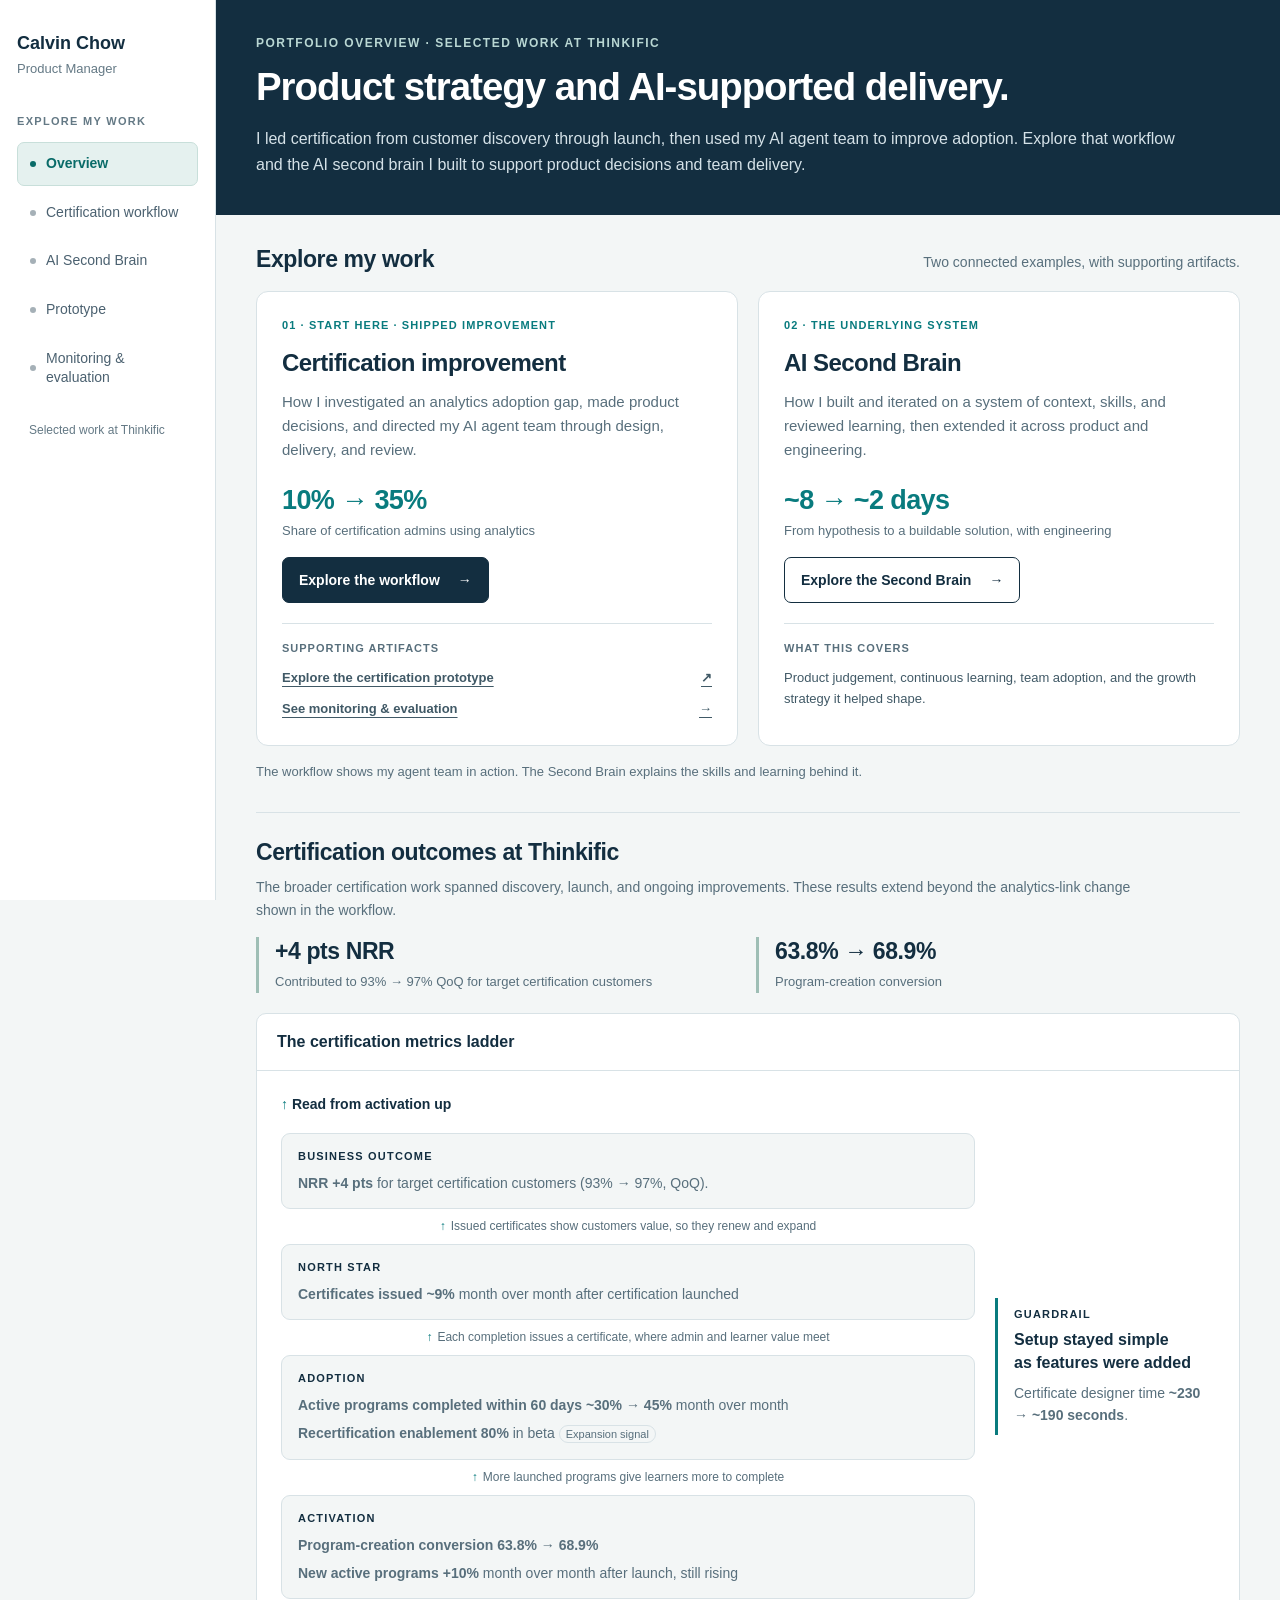
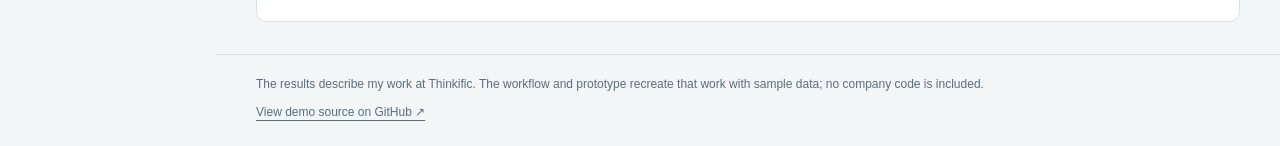
<file: index.html>
<!doctype html>
<html lang="en"><head><meta charset="utf-8"><meta name="viewport" content="width=device-width,initial-scale=1">
<title>Portfolio overview · Calvin Chow</title>
<meta name="description" content="Selected work at Thinkific: product strategy, certification improvements, and the AI second brain behind Calvin Chow's agent-supported delivery.">
<link rel="stylesheet" href="cover.css"><script defer src="analytics.js"></script><link rel="stylesheet" href="portfolio-navigation.css"></head>
<body class="portfolio-has-nav"><a class="portfolio-skip" href="#portfolio-page-start">Skip portfolio navigation</a><aside class="portfolio-rail" aria-label="Portfolio"><a class="portfolio-brand" href="/">Calvin Chow</a><span class="portfolio-role">Product Manager</span><p class="portfolio-nav-label">Explore my work</p><nav class="portfolio-nav" aria-label="Portfolio pages"><a href="/" aria-current="page"><span class="portfolio-nav-dot" aria-hidden="true"></span>Overview</a><a href="/workflow/"><span class="portfolio-nav-dot" aria-hidden="true"></span>Certification workflow</a><a href="/pm-ai-second-brain/"><span class="portfolio-nav-dot" aria-hidden="true"></span>AI Second Brain</a><a href="/prototype/?view=overview"><span class="portfolio-nav-dot" aria-hidden="true"></span>Prototype</a><a href="/system/"><span class="portfolio-nav-dot" aria-hidden="true"></span>Monitoring &amp; evaluation</a></nav><p class="portfolio-rail-note">Selected work at Thinkific</p></aside><details class="portfolio-mobile"><summary><span class="portfolio-mobile-identity">Calvin Chow<small>Portfolio · Overview</small></span></summary><nav class="portfolio-nav" aria-label="Portfolio pages"><a href="/" aria-current="page"><span class="portfolio-nav-dot" aria-hidden="true"></span>Overview</a><a href="/workflow/"><span class="portfolio-nav-dot" aria-hidden="true"></span>Certification workflow</a><a href="/pm-ai-second-brain/"><span class="portfolio-nav-dot" aria-hidden="true"></span>AI Second Brain</a><a href="/prototype/?view=overview"><span class="portfolio-nav-dot" aria-hidden="true"></span>Prototype</a><a href="/system/"><span class="portfolio-nav-dot" aria-hidden="true"></span>Monitoring &amp; evaluation</a></nav></details><div id="portfolio-page-start" tabindex="-1"></div>
<header class="cover-header"><div class="cover-wrap">
<p class="cover-eyebrow">Portfolio overview · Selected work at Thinkific</p>
<h1>Product strategy and AI-supported delivery.</h1>
<p class="cover-intro">I led certification from customer discovery through launch, then used my AI agent team to improve adoption. Explore that workflow and the AI second brain I built to support product decisions and team delivery.</p>
</div></header>
<main class="cover-main cover-wrap" id="main">
<section aria-labelledby="explore-heading">
<div class="section-intro"><h2 id="explore-heading">Explore my work</h2><p>Two connected examples, with supporting artifacts.</p></div>
<div class="case-grid">
<article class="case-card">
<p class="case-kicker">01 · Start here · Shipped improvement</p>
<h3 id="workflow-heading"><a href="workflow/">Certification improvement</a></h3>
<p class="case-description">How I investigated an analytics adoption gap, made product decisions, and directed my AI agent team through design, delivery, and review.</p>
<p class="case-metric">10% → 35%<span>Share of certification admins using analytics</span></p>
<a class="case-cta" href="workflow/">Explore the workflow <span aria-hidden="true">→</span></a>
<div class="supporting-links"><p>Supporting artifacts</p><a id="prototype" href="prototype/?view=overview">Explore the certification prototype <span aria-hidden="true">↗</span></a><a href="system/">See monitoring &amp; evaluation <span aria-hidden="true">→</span></a></div>
</article>
<article class="case-card">
<p class="case-kicker">02 · The underlying system</p>
<h3><a href="pm-ai-second-brain/">AI Second Brain</a></h3>
<p class="case-description">How I built and iterated on a system of context, skills, and reviewed learning, then extended it across product and engineering.</p>
<p class="case-metric">~8 → ~2 days<span>From hypothesis to a buildable solution, with engineering</span></p>
<a class="case-cta secondary" href="pm-ai-second-brain/">Explore the Second Brain <span aria-hidden="true">→</span></a>
<div class="supporting-links"><p>What this covers</p><span>Product judgement, continuous learning, team adoption, and the growth strategy it helped shape.</span></div>
</article>
</div>
<p class="connection-note">The workflow shows my agent team in action. The Second Brain explains the skills and learning behind it.</p>
</section>
<section class="outcomes" id="outcomes" aria-labelledby="outcomes-heading">
<h2 id="outcomes-heading">Certification outcomes at Thinkific</h2>
<p class="outcomes-intro">The broader certification work spanned discovery, launch, and ongoing improvements. These results extend beyond the analytics-link change shown in the workflow.</p>
<div class="impact-summary"><div class="impact"><strong>+4 pts NRR</strong><span>Contributed to 93% → 97% QoQ for target certification customers</span></div><div class="impact"><strong>63.8% → 68.9%</strong><span>Program-creation conversion</span></div></div>
<section class="ladder-details" id="strategy" aria-labelledby="ladder-heading"><h3 class="ladder-heading" id="ladder-heading">The certification metrics ladder</h3><div class="ladder-body"><p class="ladder-cue"><span aria-hidden="true">↑</span> Read from activation up</p><div class="ladder-layout"><ol class="ladder"><li class="rung"><div class="eyebrow">Activation</div><p><strong>Program-creation conversion</strong> <strong>63.8% → 68.9%</strong></p><p><strong>New active programs +10%</strong> month over month after launch, still rising</p></li><li class="rung-link"><span aria-hidden="true">↑</span>More launched programs give learners more to complete</li><li class="rung"><div class="eyebrow">Adoption</div><p><strong>Active programs completed within 60 days</strong> <strong>~30% → 45%</strong> month over month</p><p><strong>Recertification enablement</strong> <strong>80%</strong> in beta <span class="signal">Expansion signal</span></p></li><li class="rung-link"><span aria-hidden="true">↑</span>Each completion issues a certificate, where admin and learner value meet</li><li class="rung"><div class="eyebrow">North star</div><p><strong>Certificates issued ~9%</strong> month over month after certification launched</p></li><li class="rung-link"><span aria-hidden="true">↑</span>Issued certificates show customers value, so they renew and expand</li><li class="rung"><div class="eyebrow">Business outcome</div><p><strong>NRR</strong> <strong>+4 pts</strong> for target certification customers (93% → 97%, QoQ).</p></li></ol><aside class="guardrail"><div class="eyebrow">Guardrail</div><h3><span>Setup stayed simple</span><br>as features were added</h3><p>Certificate designer time <strong>~230 → ~190 seconds</strong>.</p></aside></div></div></section>
</section>
</main>
<footer class="cover-footer cover-wrap"><p>The results describe my work at Thinkific. The workflow and prototype recreate that work with sample data; no company code is included.</p><a href="https://github.com/calvin-chow-pm/agentic-product-workflow">View demo source on GitHub ↗</a></footer>
</body></html>
</file>
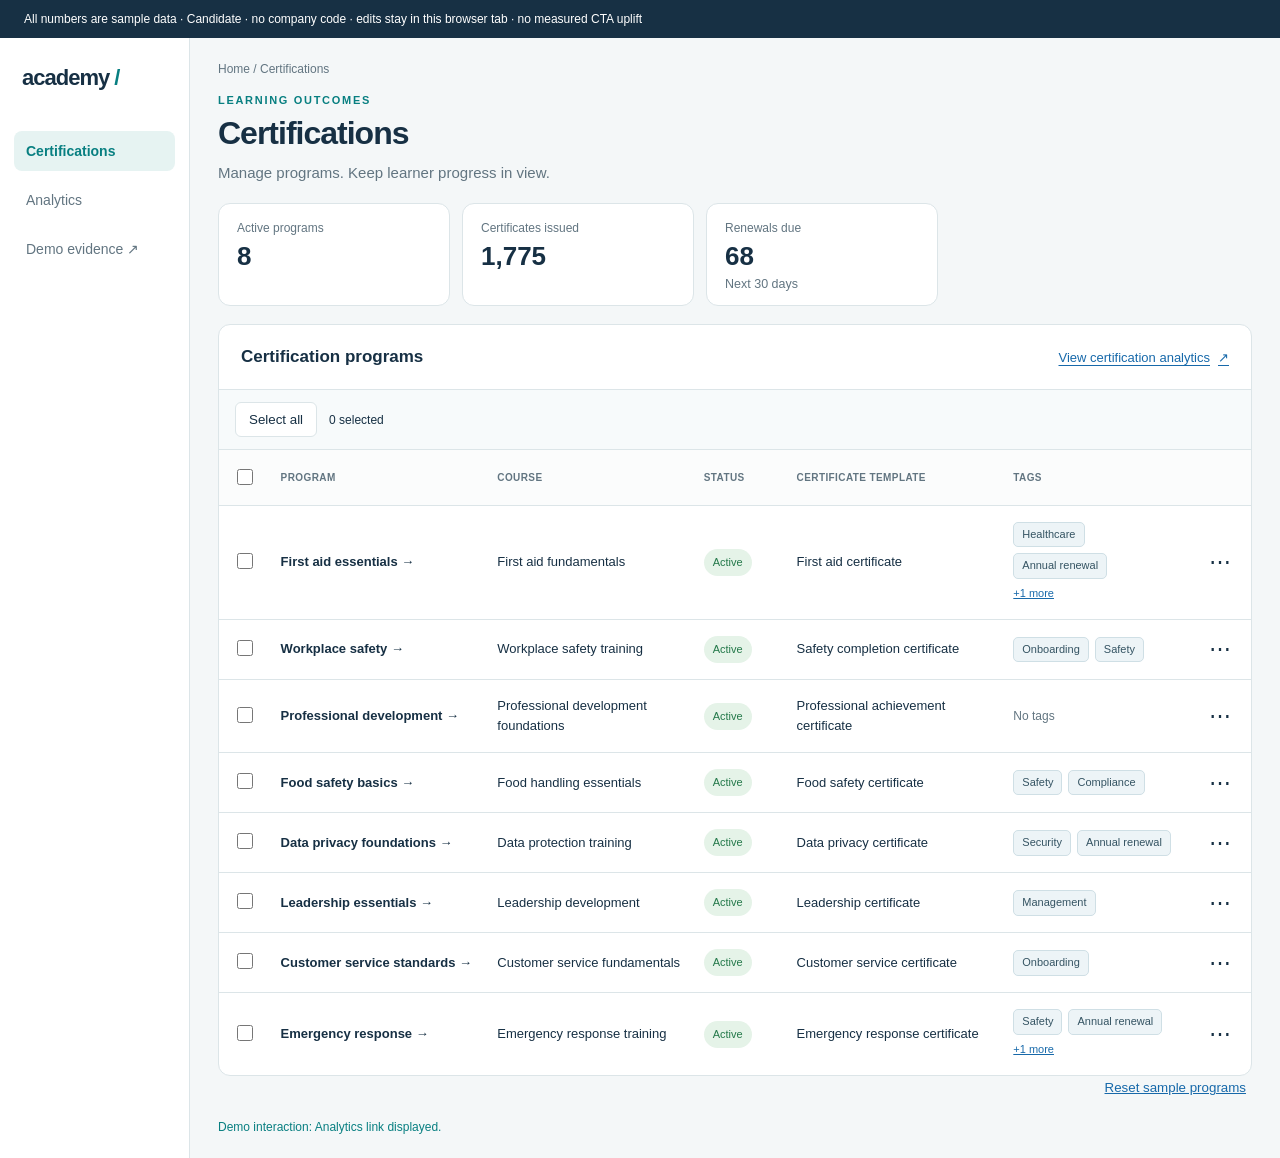
<file: app/index.html>
<!doctype html>
<html lang="en"><head><meta charset="utf-8"><meta name="viewport" content="width=device-width,initial-scale=1"><title>Academy · Certification workspace</title>
<style>
:root{--ink:#173044;--muted:#627581;--line:#dce5e8;--teal:#087f81;--paper:#f4f7f8}*{box-sizing:border-box}body{margin:0;background:var(--paper);color:var(--ink);font:15px -apple-system,BlinkMacSystemFont,"Segoe UI",sans-serif}a{color:inherit}button,a{touch-action:manipulation}a:focus-visible,button:focus-visible{outline:3px solid #f3b54c;outline-offset:4px}.notice{background:#173044;color:#fff;padding:10px 24px;font-size:12px;line-height:1.5}.shell{display:grid;grid-template-columns:190px 1fr;min-height:calc(100vh - 38px)}nav{padding:27px 22px;background:#fff;border-right:1px solid var(--line)}.brand{font-size:22px;font-weight:750;letter-spacing:-1px;margin-bottom:40px}.brand span{color:var(--teal)}nav a{display:block;text-decoration:none;font-size:14px;margin:9px -8px;padding:12px;border-radius:8px;color:var(--muted)}nav a.active{background:#e6f3f2;color:var(--teal);font-weight:650}main{max-width:1150px;width:100%;padding:36px 42px;margin:0 auto}.crumb{font-size:12px;color:var(--muted);margin-bottom:18px}.head p{margin:6px 0 0}.head{display:flex;align-items:center;justify-content:space-between;gap:20px}.eyebrow{font-size:11px;text-transform:uppercase;letter-spacing:1.7px;color:var(--teal);font-weight:700}h1{font-size:32px;letter-spacing:-1px;margin:9px 0}p{line-height:1.6;color:var(--muted)}.analytics-cta{display:inline-flex;align-items:center;gap:8px;margin-left:16px;color:#1769aa;font-size:13px;font-weight:500;text-decoration:underline;text-underline-offset:3px;text-align:right}.analytics-cta span{flex-shrink:0;text-decoration:none}.analytics-cta:hover{color:#104d80}.stats{display:grid;grid-template-columns:repeat(3,minmax(0,1fr));max-width:720px;gap:12px;margin:18px 0}.stat,.panel{border:1px solid var(--line);background:#fff;border-radius:12px}.stat{padding:14px 18px}.stat label{color:var(--muted);font-size:12px}.stat strong{display:block;font-size:26px;margin:6px 0 2px}.stat small{color:var(--muted)}.panel{overflow:hidden}.panel-head{padding:22px;display:flex;flex-wrap:wrap;gap:12px;align-items:center;border-bottom:1px solid var(--line)}.panel-head h2{font-size:17px;margin:0;margin-right:auto}.tag{font-size:11px;color:var(--muted);border:1px solid var(--line);padding:6px 9px;border-radius:5px}table{width:100%;border-collapse:collapse;text-align:left}th{font-size:11px;text-transform:uppercase;letter-spacing:.7px;color:var(--muted);background:#fbfcfc;padding:15px 22px}td{padding:20px 22px;border-top:1px solid var(--line);font-size:14px}.program-link{font-weight:650;text-decoration:none}.status{background:#e5f3e8;color:#24794a;padding:5px 9px;border-radius:20px;font-size:11px}.foot{display:flex;gap:15px;justify-content:space-between;font-size:11px;color:var(--muted);margin-top:22px}.program-cta{display:inline-block;margin:15px 0;color:var(--teal);font-weight:650}.back{color:var(--teal);font-size:13px}.chart{height:170px;display:flex;align-items:flex-end;gap:15px;padding:20px 0}.bar{width:14%;background:#8cc6c2;border-radius:5px 5px 0 0}.bar:nth-child(2n){background:#087f81}.view{display:none}.view.visible{display:block}.event-note{margin-top:20px;color:var(--teal);font-size:12px}@media(max-width:720px){.shell{grid-template-columns:1fr}nav{display:none}main{padding:25px 18px}.stats{gap:8px}.stat{padding:14px}.head{align-items:flex-start;flex-direction:column}.analytics-cta{margin-left:auto}td,th{padding:14px 10px}.foot{flex-direction:column}}
.programs-panel{overflow:visible}.program-table th,.program-table td{padding:16px 12px}.program-table .renewals{text-align:center}.program-link:hover{text-decoration:underline}.row-menu{position:relative}.row-menu summary{list-style:none;cursor:pointer;padding:5px 10px;font-size:22px;border-radius:5px;line-height:1}.row-menu summary::-webkit-details-marker{display:none}.row-menu summary:hover{background:#edf3f5}.menu-popup{position:absolute;right:0;bottom:100%;min-width:150px;background:white;border:1px solid var(--line);box-shadow:0 6px 18px #17304420;border-radius:8px;padding:5px;z-index:2}.menu-popup button{display:block;width:100%;border:0;background:white;padding:10px;text-align:left;cursor:pointer;color:var(--ink)}.menu-popup button:hover{background:#edf3f5}.menu-popup .delete{color:#ab3030}.sr-only{position:absolute;width:1px;height:1px;overflow:hidden;clip-path:inset(50%)}.program-tools{display:flex;align-items:center;justify-content:space-between;gap:15px;font-size:12px}.program-tools button{border:0;background:none;color:#1769aa;text-decoration:underline;cursor:pointer;white-space:nowrap}.secondary,.primary{border:1px solid var(--line);border-radius:6px;padding:9px 13px;background:white;color:var(--ink);cursor:pointer}.primary{background:var(--teal);color:white;border-color:var(--teal)}dialog{width:min(440px,90vw);border:1px solid var(--line);border-radius:12px;padding:25px;color:var(--ink)}dialog::backdrop{background:#17304455}dialog h2{margin-top:0}dialog label{display:block;font-size:13px;margin:14px 0 6px}dialog input{font:inherit;width:100%;padding:10px;border:1px solid var(--line);border-radius:6px}.dialog-actions{display:flex;justify-content:flex-end;gap:10px;margin-top:22px}@media(max-width:850px){.program-table th,.program-table td{padding:12px 7px;font-size:12px}.program-table th{font-size:10px}.program-link{font-weight:600}} .program-table{table-layout:fixed}.col-program{width:28%}.col-status{width:11%}.col-issued{width:10%}.col-renewals{width:15%}.col-template{width:30%}.col-actions{width:6%}.program-table th,.program-table td{padding:18px 16px;vertical-align:middle;overflow-wrap:anywhere}.program-table th:nth-child(3),.program-table td:nth-child(3){text-align:center}.program-table td:last-child{text-align:center;padding:12px 6px}.row-menu summary{display:inline-block}.program-table th{line-height:1.5}.program-table td{line-height:1.55}@media(max-width:850px){.program-table th,.program-table td{padding:14px 9px}.program-table th{letter-spacing:.4px}.col-program{width:26%}.col-template{width:32%}} 
.program-table-scroll{width:100%;overflow-x:auto;border-radius:0 0 12px 12px}.program-table{min-width:900px}.program-table th,.program-table td{overflow-wrap:normal;word-break:normal}.program-table th:nth-child(2),.program-table th:nth-child(3){white-space:nowrap}.status{display:inline-block;white-space:nowrap}.col-status{width:12%}.col-template{width:29%}@media(max-width:850px){.col-program{width:28%}.col-template{width:29%}}

.program-table.candidate{min-width:1050px}.program-table.baseline{min-width:540px}.program-table .col-program{width:24%}.program-table .col-course{width:22%}.program-table .col-status{width:9%}.program-table .col-template{width:22%}.program-table .col-tags{width:17%}.program-table .col-actions{width:6%}.program-table.baseline .col-program{width:44%}.program-table.baseline .col-course{width:48%}.program-table.baseline .col-actions{width:8%}.program-table th:nth-child(3),.program-table td:nth-child(3){text-align:left}.program-table th:last-child,.program-table td:last-child{text-align:center}.program-tags{display:flex;flex-wrap:wrap;gap:6px;align-items:center}.program-tag{display:inline-flex;align-items:center;gap:6px;padding:4px 8px;border:1px solid #cfdfe5;border-radius:5px;background:#edf4f7;color:#355463;font-size:11px;line-height:1.4;overflow-wrap:anywhere}.empty-tags{font-size:12px;color:var(--muted)}.toggle-tags{border:0;background:none;color:#1769aa;cursor:pointer;font:inherit;font-size:11px;padding:6px 0 0;text-decoration:underline}.tag-entry{display:flex;gap:8px;align-items:center}.tag-entry input{min-width:0;flex:1}.editable-tag button{border:0;background:none;color:#355463;padding:2px;cursor:pointer;font-size:15px}.tag-help{font-size:12px}.tag-error{font-size:12px;color:#ab3030}.tag-entry button:disabled{opacity:.5;cursor:default}dialog select{font:inherit;width:100%;padding:10px;border:1px solid var(--line);border-radius:6px;background:white}

.selection-toolbar{display:flex;align-items:center;gap:12px;flex-wrap:wrap;padding:12px 16px;border-bottom:1px solid var(--line);background:#f7fafb;position:sticky;top:0;z-index:2;font-size:12px}.bulk-actions{display:flex;gap:8px;margin-left:auto}.selection-toolbar[hidden],.bulk-actions[hidden]{display:none}.bulk-delete{color:#ab3030}.selection-cell{text-align:center!important;padding:16px 8px!important}.selection-cell input{width:16px;height:16px;accent-color:var(--teal);cursor:pointer}.selected-program{background:#eef7f7}.program-table.candidate{min-width:1120px}.program-table.candidate .col-select{width:4%}.program-table.candidate .col-program{width:22%}.program-table.candidate .col-course{width:20%}.program-table.candidate .col-status{width:9%}.program-table.candidate .col-template{width:22%}.program-table.candidate .col-tags{width:17%}.program-table.candidate .col-actions{width:6%}

/* Keep desktop columns inside the workspace; smaller previews retain scrolling. */
.shell{grid-template-columns:190px minmax(0,1fr)}main{min-width:0;max-width:none;padding:24px 28px}
@media(min-width:1000px){.program-table.candidate{min-width:0}.program-table.candidate th,.program-table.candidate td{padding:16px 10px}.program-table.candidate th{font-size:10px;letter-spacing:.4px;white-space:normal}.program-table.candidate td{font-size:13px;overflow-wrap:break-word}.program-table.candidate .col-select{width:5%}.program-table.candidate .col-program{width:21%}.program-table.candidate .col-course{width:20%}.program-table.candidate .col-status{width:9%}.program-table.candidate .col-template{width:21%}.program-table.candidate .col-tags{width:18%}.program-table.candidate .col-actions{width:6%}.program-table.candidate td:last-child{padding:12px 2px}.row-menu summary{padding:5px 6px}}
@media(max-width:720px){.shell{grid-template-columns:minmax(0,1fr)}main{padding:25px 18px}}
</style><script defer src="../analytics.js"></script>
</head><body>
<div class="notice">All numbers are sample data · Candidate · no company code · edits stay in this browser tab · no measured CTA uplift</div>
<div class="shell"><nav aria-label="Main navigation"><div class="brand">academy<span> /</span></div><a id="nav-certifications" href="?view=overview">Certifications</a><a id="nav-analytics" href="?view=analytics">Analytics</a><a href="../" target="_top">Demo evidence ↗</a></nav><main>
<div class="crumb" id="breadcrumb">Home / Certifications</div>
<section id="overview" class="view"><div class="head"><div><div class="eyebrow">Learning outcomes</div><h1>Certifications</h1><p>Manage programs. Keep learner progress in view.</p></div></div>
<div class="stats"><div class="stat"><label>Active programs</label><strong id="program-count">3</strong></div><div class="stat"><label>Certificates issued</label><strong id="total-issued">1,248</strong></div><div class="stat"><label>Renewals due</label><strong id="total-renewals">36</strong><small>Next 30 days</small></div></div>
<div class="panel programs-panel"><div class="panel-head"><h2>Certification programs</h2><a class="analytics-cta" href="?view=analytics" data-event="analytics_cta_clicked" data-placement="overview">View certification analytics <span aria-hidden="true">↗</span></a></div><div id="selection-tools" class="selection-toolbar" hidden><button id="toggle-select-all" class="secondary" type="button">Select all</button><span id="selection-count" role="status">0 selected</span><div id="bulk-actions" class="bulk-actions" hidden><button id="bulk-tags" class="secondary" type="button">Edit tags</button><button id="bulk-delete" class="secondary bulk-delete" type="button">Delete selected</button></div></div><div class="program-table-scroll" role="region" aria-label="Certification programs table" tabindex="0"><table class="program-table candidate"><colgroup><col class="col-select"><col class="col-program"><col class="col-course"><col class="col-status"><col class="col-template"><col class="col-tags"><col class="col-actions"></colgroup><thead><tr><th class="selection-cell"><input id="select-all" type="checkbox" aria-label="Select all programs"></th><th>Program</th><th>Course</th><th>Status</th><th>Certificate template</th><th>Tags</th><th><span class="sr-only">Actions</span></th></tr></thead><tbody id="program-rows"></tbody></table></div></div><div class="program-tools"><p id="program-message" role="status"></p><button id="reset-programs" type="button">Reset sample programs</button></div></section>
<section id="program" class="view"><a class="back" href="?view=overview">← All certifications</a><h1 id="program-title">First aid essentials</h1><p>Configure certification requirements and renewal rules.</p><div class="panel" style="padding:25px"><h2>Program settings</h2><p id="program-course"></p><p id="program-template"></p><button id="edit-current-program" class="secondary" type="button">Edit program</button><p>Certificate expires after 12 months.</p><p>Completion rule: finish all required modules.</p></div></section>
<section id="analytics" class="view"><a class="back" href="?view=overview">← All certifications</a><div class="eyebrow" style="margin-top:16px">Learning outcomes</div><h1>Certification analytics</h1><p id="scope">All programs</p><div class="stats"><div class="stat"><label>Issued this month</label><strong id="issued-metric">142</strong></div><div class="stat"><label>Renewed</label><strong id="renewed-metric">28</strong></div><div class="stat"><label>Active learners</label><strong id="learners-metric">806</strong></div></div><div class="panel" style="padding:24px"><h2>Issuance over time</h2><div class="chart" aria-label="Illustrative issuance chart"><div class="bar" style="height:40%"></div><div class="bar" style="height:55%"></div><div class="bar" style="height:45%"></div><div class="bar" style="height:75%"></div><div class="bar" style="height:65%"></div><div class="bar" style="height:92%"></div></div><button id="report-action" style="padding:10px 15px;border:1px solid #087f81;background:white;color:#087f81;border-radius:6px;cursor:pointer">Inspect renewal activity</button><p id="activity-result" hidden>36 learners have a renewal due within 30 days. </p></div></section>
<div class="event-note" id="event-note" role="status"></div></main></div><dialog id="program-dialog"><form id="program-form"><h2 id="dialog-title">Edit program</h2><p id="dialog-note"></p><div id="edit-fields"><label for="program-name">Program name</label><input id="program-name" maxlength="100" required><label for="course-name">Required course</label><select id="course-name" required></select><div id="template-field"><label for="template-name">Certificate template</label><input id="template-name" maxlength="100" required></div></div><div class="dialog-actions"><button id="cancel-program" type="button" class="secondary">Cancel</button><button id="save-program" type="submit" class="primary">Save changes</button></div></form></dialog>
<dialog id="tags-dialog"><form id="tags-form"><h2 id="tags-title">Manage tags</h2><p id="tag-program-name"></p><p id="tags-help" class="tag-help">Add or remove up to 5 tags for this program.</p><div id="bulk-tags-options" hidden><label for="bulk-tag-mode">Apply to selected programs</label><select id="bulk-tag-mode"><option value="add">Add these tags</option><option value="remove">Remove these tags</option></select></div><div id="tag-list" class="program-tags"></div><p id="tag-count" class="tag-help"></p><label for="new-tag">New tag</label><div class="tag-entry"><input id="new-tag" autocomplete="off"><button id="add-tag" type="button" class="secondary">Add</button></div><p id="tag-error" role="status" class="tag-error"></p><div class="dialog-actions"><button id="cancel-tags" type="button" class="secondary">Cancel</button><button type="submit" class="primary">Save tags</button></div></form></dialog>
<script>
const params=new URLSearchParams(location.search);const view=['overview','program','analytics'].includes(params.get('view'))?params.get('view'):'overview';document.getElementById(view).classList.add('visible');document.getElementById('breadcrumb').textContent=view==='analytics'?'Home / Analytics':'Home / Certifications';['certifications','analytics'].forEach(section=>{const active=section===(view==='analytics'?'analytics':'certifications');const link=document.getElementById('nav-'+section);link.className=active?'active':'';link.setAttribute('aria-current',active?'page':'false');});const filtered=params.get('program')==='first-aid';if(filtered){document.getElementById('scope').textContent='First aid essentials';document.getElementById('issued-metric').textContent='56';document.getElementById('renewed-metric').textContent='12';document.getElementById('learners-metric').textContent='312';document.getElementById('activity-result').textContent='18 learners in First aid essentials have a renewal due within 30 days. ';document.querySelector('.chart').setAttribute('aria-label','Illustrative First aid essentials issuance chart');[35,40,60,50,70,80].forEach((v,i)=>document.querySelectorAll('.bar')[i].style.height=v+'%');}if(params.get('qa')==='1')document.querySelectorAll('a[href^="?"]').forEach(a=>a.href=a.getAttribute('href')+'&qa=1');
async function track(event,placement){const labels={analytics_cta_exposed:'Analytics link displayed.',analytics_cta_clicked:'Analytics link opened.',dashboard_viewed:'Analytics dashboard opened.',dashboard_action:'Renewal activity shown.'};document.getElementById('event-note').textContent='Demo interaction: '+(labels[event]||'Preview updated.');}
document.querySelectorAll('[data-event]').forEach(link=>link.addEventListener('click',async e=>{e.preventDefault();await track(link.dataset.event,link.dataset.placement);location.assign(link.getAttribute('href'));}));
if(view==='overview'&&document.querySelector('.analytics-cta'))track('analytics_cta_exposed','overview');if(view==='program'&&document.querySelector('.program-cta'))track('analytics_cta_exposed','within_item');
if(view==='analytics')track('dashboard_viewed',filtered?'within_item':'overview');document.getElementById('report-action').addEventListener('click',()=>{document.getElementById('activity-result').hidden=false;track('dashboard_action',filtered?'within_item':'overview')});
</script>
<script>
const baselinePrograms='candidate'==='baseline';
const courseOptions=[{id:'first-aid-course',name:'First aid fundamentals'},{id:'safety-course',name:'Workplace safety training'},{id:'development-course',name:'Professional development foundations'},{id:'food-course',name:'Food handling essentials'},{id:'privacy-course',name:'Data protection training'},{id:'leadership-course',name:'Leadership development'},{id:'service-course',name:'Customer service fundamentals'},{id:'emergency-course',name:'Emergency response training'}];
const programSeeds=[{id:'first-aid',name:'First aid essentials',courseId:'first-aid-course',template:'First aid certificate',issued:482,renewals:18,tags:['Healthcare','Annual renewal','Compliance']},{id:'workplace-safety',name:'Workplace safety',courseId:'safety-course',template:'Safety completion certificate',issued:391,renewals:11,tags:['Onboarding','Safety']},{id:'professional-development',name:'Professional development',courseId:'development-course',template:'Professional achievement certificate',issued:375,renewals:7,tags:[]},{id:'food-safety',name:'Food safety basics',courseId:'food-course',template:'Food safety certificate',issued:128,renewals:8,tags:['Safety', 'Compliance']},{id:'data-privacy',name:'Data privacy foundations',courseId:'privacy-course',template:'Data privacy certificate',issued:96,renewals:6,tags:['Security', 'Annual renewal']},{id:'leadership',name:'Leadership essentials',courseId:'leadership-course',template:'Leadership certificate',issued:164,renewals:12,tags:['Management']},{id:'customer-service',name:'Customer service standards',courseId:'service-course',template:'Customer service certificate',issued:82,renewals:4,tags:['Onboarding']},{id:'emergency-response',name:'Emergency response',courseId:'emergency-course',template:'Emergency response certificate',issued:57,renewals:2,tags:['Safety', 'Annual renewal', 'Healthcare']}];
const programStorageKey='certification-demo-programs-v2',maxProgramTags=5;
const copySeeds=()=>programSeeds.map(p=>({...p,tags:[...p.tags]}));
let programs=copySeeds(),programEditId=null,programAction=null,tagProgramId=null,draftTags=[];
const expandedTags=new Set(),selectedPrograms=new Set();let bulkTagTargets=[],bulkDeleteTargets=[];
try{const current=sessionStorage.getItem(programStorageKey),saved=JSON.parse(current||sessionStorage.getItem('certification-demo-programs-v1'));if(Array.isArray(saved)&&saved.every(p=>programSeeds.some(seed=>seed.id===p.id)&&typeof p.name==='string'&&typeof p.template==='string'&&Number.isFinite(p.issued)&&Number.isFinite(p.renewals))){programs=saved.map(p=>{const seed=programSeeds.find(s=>s.id===p.id);return {...p,courseId:courseOptions.some(c=>c.id===p.courseId)?p.courseId:seed.courseId,tags:Array.isArray(p.tags)?[...new Set(p.tags.filter(t=>typeof t==='string'&&t.trim()).map(t=>t.trim()))].slice(0,maxProgramTags):[...seed.tags]}});if(!current)programs.push(...programSeeds.slice(3).filter(seed=>!programs.some(p=>p.id===seed.id)).map(p=>({...p,tags:[...p.tags]})));}sessionStorage.setItem(programStorageKey,JSON.stringify(programs));}catch{}
const safeText=value=>String(value).replace(/[&<>"']/g,c=>({'&':'&amp;','<':'&lt;','>':'&gt;','"':'&quot;',"'":'&#39;'}[c]));
const courseName=id=>courseOptions.find(c=>c.id===id)?.name||'No course selected';
function savePrograms(){try{sessionStorage.setItem(programStorageKey,JSON.stringify(programs));}catch{document.getElementById('program-message').textContent='Changes are available on this page; browser storage is unavailable.';}}
function rowTags(p){const expanded=expandedTags.has(p.id),visible=expanded?p.tags:p.tags.slice(0,2);return `<div class="program-tags" id="tags-${p.id}">${visible.map(tag=>`<span class="program-tag">${safeText(tag)}</span>`).join('')||'<span class="empty-tags">No tags</span>'}</div>${p.tags.length>2?`<button type="button" class="toggle-tags" data-action="toggle-tags" data-program="${p.id}" aria-expanded="${expanded}" aria-controls="tags-${p.id}">${expanded?'Show less':'+'+(p.tags.length-2)+' more'}</button>`:''}`;}
function renderPrograms(){
const qaSuffix=params.get('qa')==='1'?'&amp;qa=1':'';
document.getElementById('program-rows').innerHTML=programs.map(p=>`<tr class="${selectedPrograms.has(p.id)?'selected-program':''}">${baselinePrograms?'':`<td class="selection-cell"><input type="checkbox" data-select-program="${p.id}" aria-label="Select ${safeText(p.name)}" ${selectedPrograms.has(p.id)?'checked':''}></td>`}<td><a class="program-link" href="?view=program&amp;program=${p.id}${qaSuffix}">${safeText(p.name)} →</a></td><td>${safeText(courseName(p.courseId))}</td>${baselinePrograms?'':`<td><span class="status">Active</span></td><td>${safeText(p.template)}</td><td>${rowTags(p)}</td>`}<td><details class="row-menu"><summary aria-label="Actions for ${safeText(p.name)}">⋯</summary><div class="menu-popup"><button type="button" data-action="edit" data-program="${p.id}">Edit program</button>${baselinePrograms?'':`<button type="button" data-action="tags" data-program="${p.id}">Manage tags</button>`}<button type="button" class="delete" data-action="delete" data-program="${p.id}">Delete program</button></div></details></td></tr>`).join('')||`<tr><td colspan="${baselinePrograms?3:7}">No programs. Reset the sample programs to restore them.</td></tr>`;
document.getElementById('program-count').textContent=programs.length;
document.getElementById('total-issued').textContent=programs.reduce((sum,p)=>sum+p.issued,0).toLocaleString();
document.getElementById('total-renewals').textContent=programs.reduce((sum,p)=>sum+p.renewals,0);
syncProgramSelection();
if(view==='program'){const p=programs.find(p=>p.id===(params.get('program')||'first-aid'));document.getElementById('program-title').textContent=p?p.name:'Program unavailable';document.getElementById('program-template').textContent=p?'Certificate template: '+p.template:'This sample program was deleted or does not exist.';document.getElementById('program-course').textContent=p?'Required course: '+courseName(p.courseId)+' — complete this course before a certificate is issued.':'';document.getElementById('edit-current-program').hidden=!p;}
}
function closeRowMenus(){document.querySelectorAll('.row-menu').forEach(menu=>menu.open=false);}
function openProgramAction(id,action){const p=programs.find(p=>p.id===id);if(!p)return;
if(action==='toggle-tags'){expandedTags.has(id)?expandedTags.delete(id):expandedTags.add(id);renderPrograms();return;}
if(action==='tags'){if(baselinePrograms)return;bulkTagTargets=[];document.getElementById('bulk-tags-options').hidden=true;document.getElementById('tags-title').textContent='Manage tags';document.getElementById('tags-help').textContent='Add or remove up to 5 tags for this program.';tagProgramId=id;draftTags=[...p.tags];closeRowMenus();document.getElementById('tag-program-name').textContent=p.name;document.getElementById('new-tag').value='';document.getElementById('tag-error').textContent='';renderTagDraft();document.getElementById('tags-dialog').showModal();return;}
if(!['edit','delete'].includes(action))return;
programEditId=id;programAction=action;closeRowMenus();document.getElementById('dialog-title').textContent=action==='edit'?'Edit program':'Delete program?';document.getElementById('dialog-note').textContent=action==='edit'?'The associated course must be completed before a certificate is issued. Changes affect this browser tab only.':'Remove '+p.name+' from this sample workspace? Reset sample programs will restore it.';document.getElementById('edit-fields').hidden=action!=='edit';document.getElementById('program-name').value=p.name;document.getElementById('course-name').value=p.courseId;document.getElementById('template-name').value=p.template;document.getElementById('template-field').hidden=baselinePrograms;document.getElementById('program-name').required=action==='edit';document.getElementById('course-name').required=action==='edit';document.getElementById('template-name').required=action==='edit'&&!baselinePrograms;document.getElementById('save-program').textContent=action==='edit'?'Save changes':'Delete program';document.getElementById('program-dialog').showModal();}
function syncProgramSelection(){for(const id of selectedPrograms)if(!programs.some(p=>p.id===id))selectedPrograms.delete(id);document.getElementById('selection-tools').hidden=baselinePrograms;if(baselinePrograms)return;const count=selectedPrograms.size,all=programs.length>0&&count===programs.length,checkbox=document.getElementById('select-all');checkbox.checked=all;checkbox.indeterminate=count>0&&!all;checkbox.disabled=!programs.length;checkbox.setAttribute('aria-label',all?'Deselect all programs':'Select all programs');document.getElementById('toggle-select-all').textContent=all?'Deselect all':'Select all';document.getElementById('toggle-select-all').disabled=!programs.length;document.getElementById('selection-count').textContent=count+' selected';document.getElementById('bulk-actions').hidden=count<2;}
function selectPrograms(all){selectedPrograms.clear();if(all)programs.forEach(p=>selectedPrograms.add(p.id));renderPrograms();}
function openBulkTags(){if(baselinePrograms||selectedPrograms.size<2)return;bulkTagTargets=[...selectedPrograms];tagProgramId=null;draftTags=[];document.getElementById('tags-title').textContent='Edit tags for selected programs';document.getElementById('tag-program-name').textContent=bulkTagTargets.length+' programs selected';document.getElementById('tags-help').textContent='Add or remove tags across selected programs. Each program can have up to 5 tags.';document.getElementById('bulk-tags-options').hidden=false;document.getElementById('bulk-tag-mode').value='add';document.getElementById('new-tag').value='';document.getElementById('tag-error').textContent='';renderTagDraft();document.getElementById('tags-dialog').showModal();}
function openBulkDelete(){if(baselinePrograms||selectedPrograms.size<2)return;bulkDeleteTargets=[...selectedPrograms];programAction='bulk-delete';programEditId=null;document.getElementById('dialog-title').textContent='Delete '+bulkDeleteTargets.length+' programs?';document.getElementById('dialog-note').textContent='Remove '+programs.filter(p=>bulkDeleteTargets.includes(p.id)).map(p=>p.name).join(', ')+' from this sample workspace? Reset sample programs will restore them.';document.getElementById('edit-fields').hidden=true;['program-name','course-name','template-name'].forEach(id=>document.getElementById(id).required=false);document.getElementById('save-program').textContent='Delete selected';document.getElementById('program-dialog').showModal();}
function renderTagDraft(){document.getElementById('tag-list').innerHTML=draftTags.map((tag,index)=>`<span class="program-tag editable-tag">${safeText(tag)}<button type="button" data-remove-tag="${index}" aria-label="Remove ${safeText(tag)}">×</button></span>`).join('')||'<p class="empty-tags">No tags added.</p>';document.getElementById('tag-count').textContent=draftTags.length+' of '+maxProgramTags+' tags';document.getElementById('add-tag').disabled=draftTags.length>=maxProgramTags;document.getElementById('new-tag').disabled=draftTags.length>=maxProgramTags;}
function addProgramTag(){const input=document.getElementById('new-tag'),tag=input.value.trim(),error=document.getElementById('tag-error');error.textContent='';if(!tag)return;if(draftTags.length>=maxProgramTags){error.textContent='You can add up to 5 tags per program.';return;}if(draftTags.some(t=>t.toLowerCase()===tag.toLowerCase())){error.textContent='This tag is already added.';return;}draftTags.push(tag);input.value='';renderTagDraft();}
document.getElementById('course-name').innerHTML=courseOptions.map(c=>`<option value="${c.id}">${safeText(c.name)}</option>`).join('');
document.getElementById('program-rows').addEventListener('click',e=>{const button=e.target.closest('button[data-action]');if(button)openProgramAction(button.dataset.program,button.dataset.action);});
document.getElementById('edit-current-program').addEventListener('click',()=>openProgramAction(params.get('program')||'first-aid','edit'));
document.getElementById('cancel-program').addEventListener('click',()=>document.getElementById('program-dialog').close());
document.getElementById('program-form').addEventListener('submit',e=>{e.preventDefault();if(programAction==='bulk-delete'){programs=programs.filter(p=>!bulkDeleteTargets.includes(p.id));bulkDeleteTargets.forEach(id=>{selectedPrograms.delete(id);expandedTags.delete(id)});savePrograms();renderPrograms();document.getElementById('program-message').textContent='Selected sample programs deleted.';document.getElementById('program-dialog').close();return;}const p=programs.find(p=>p.id===programEditId);if(!p)return;if(programAction==='delete'){programs=programs.filter(p=>p.id!==programEditId);expandedTags.delete(programEditId);}else{const name=document.getElementById('program-name').value.trim(),template=document.getElementById('template-name').value.trim(),courseId=document.getElementById('course-name').value;if(!name||(!baselinePrograms&&!template)||!courseOptions.some(c=>c.id===courseId))return;p.name=name;p.courseId=courseId;if(!baselinePrograms)p.template=template;}document.getElementById('program-message').textContent=programAction==='delete'?'Sample program deleted.':'Sample program updated.';savePrograms();renderPrograms();document.getElementById('program-dialog').close();});
document.getElementById('add-tag').addEventListener('click',addProgramTag);
document.getElementById('new-tag').addEventListener('keydown',e=>{if(e.key==='Enter'){e.preventDefault();addProgramTag();}});
document.getElementById('tag-list').addEventListener('click',e=>{const button=e.target.closest('button[data-remove-tag]');if(!button)return;const index=Number(button.dataset.removeTag);if(!Number.isInteger(index)||index<0||index>=draftTags.length)return;draftTags.splice(index,1);document.getElementById('tag-error').textContent='';renderTagDraft();});
document.getElementById('cancel-tags').addEventListener('click',()=>document.getElementById('tags-dialog').close());
document.getElementById('tags-form').addEventListener('submit',e=>{e.preventDefault();if(bulkTagTargets.length){const targets=programs.filter(p=>bulkTagTargets.includes(p.id)),mode=document.getElementById('bulk-tag-mode').value;if(!targets.length||!['add','remove'].includes(mode))return;const next=targets.map(p=>{let tags=[...p.tags];if(mode==='remove')tags=tags.filter(t=>!draftTags.some(d=>d.toLowerCase()===t.toLowerCase()));else draftTags.forEach(t=>{if(!tags.some(d=>d.toLowerCase()===t.toLowerCase()))tags.push(t)});return {p,tags}});const over=next.find(n=>n.tags.length>maxProgramTags);if(over){document.getElementById('tag-error').textContent=over.p.name+' would exceed 5 tags. Remove tags or select fewer tags; no programs have been changed.';return;}next.forEach(n=>n.p.tags=n.tags);savePrograms();renderPrograms();document.getElementById('program-message').textContent='Tags updated for '+targets.length+' programs.';document.getElementById('tags-dialog').close();return;}const p=programs.find(p=>p.id===tagProgramId);if(!p||draftTags.length>maxProgramTags)return;p.tags=[...draftTags];savePrograms();renderPrograms();document.getElementById('program-message').textContent='Program tags updated.';document.getElementById('tags-dialog').close();});
document.getElementById('reset-programs').addEventListener('click',()=>{programs=copySeeds();expandedTags.clear();selectedPrograms.clear();savePrograms();renderPrograms();document.getElementById('program-message').textContent='Sample programs restored.';});
document.getElementById('program-rows').addEventListener('change',e=>{if(baselinePrograms)return;const checkbox=e.target.closest('input[data-select-program]');if(!checkbox||!programs.some(p=>p.id===checkbox.dataset.selectProgram))return;checkbox.checked?selectedPrograms.add(checkbox.dataset.selectProgram):selectedPrograms.delete(checkbox.dataset.selectProgram);renderPrograms();});
if(!baselinePrograms)document.getElementById('select-all').addEventListener('change',e=>selectPrograms(e.target.checked));
document.getElementById('toggle-select-all').addEventListener('click',()=>selectPrograms(selectedPrograms.size!==programs.length));
document.getElementById('bulk-tags').addEventListener('click',openBulkTags);
document.getElementById('bulk-delete').addEventListener('click',openBulkDelete);
document.addEventListener('click',e=>document.querySelectorAll('.row-menu').forEach(menu=>{if(!menu.contains(e.target))menu.open=false;}));
document.addEventListener('keydown',e=>{if(e.key==='Escape')closeRowMenus();});
renderPrograms();
</script>
</body></html>
</file>
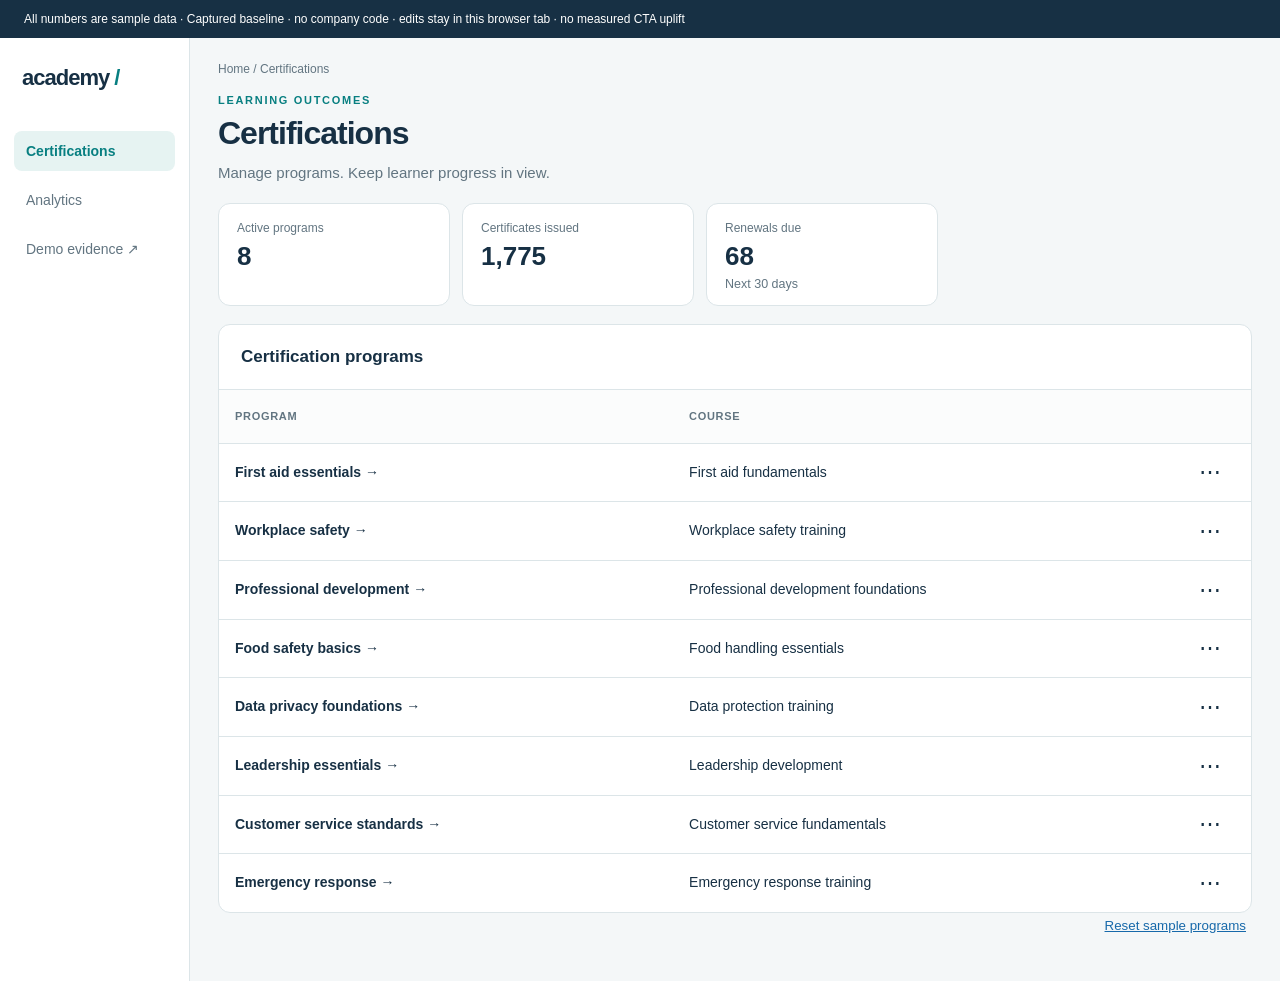
<file: baseline/index.html>
<!doctype html>
<html lang="en"><head><meta charset="utf-8"><meta name="viewport" content="width=device-width,initial-scale=1"><title>Academy · Certification workspace</title>
<style>
:root{--ink:#173044;--muted:#627581;--line:#dce5e8;--teal:#087f81;--paper:#f4f7f8}*{box-sizing:border-box}body{margin:0;background:var(--paper);color:var(--ink);font:15px -apple-system,BlinkMacSystemFont,"Segoe UI",sans-serif}a{color:inherit}button,a{touch-action:manipulation}a:focus-visible,button:focus-visible{outline:3px solid #f3b54c;outline-offset:4px}.notice{background:#173044;color:#fff;padding:10px 24px;font-size:12px;line-height:1.5}.shell{display:grid;grid-template-columns:190px 1fr;min-height:calc(100vh - 38px)}nav{padding:27px 22px;background:#fff;border-right:1px solid var(--line)}.brand{font-size:22px;font-weight:750;letter-spacing:-1px;margin-bottom:40px}.brand span{color:var(--teal)}nav a{display:block;text-decoration:none;font-size:14px;margin:9px -8px;padding:12px;border-radius:8px;color:var(--muted)}nav a.active{background:#e6f3f2;color:var(--teal);font-weight:650}main{max-width:1150px;width:100%;padding:36px 42px;margin:0 auto}.crumb{font-size:12px;color:var(--muted);margin-bottom:18px}.head p{margin:6px 0 0}.head{display:flex;align-items:center;justify-content:space-between;gap:20px}.eyebrow{font-size:11px;text-transform:uppercase;letter-spacing:1.7px;color:var(--teal);font-weight:700}h1{font-size:32px;letter-spacing:-1px;margin:9px 0}p{line-height:1.6;color:var(--muted)}.analytics-cta{display:inline-flex;align-items:center;gap:8px;margin-left:16px;color:#1769aa;font-size:13px;font-weight:500;text-decoration:underline;text-underline-offset:3px;text-align:right}.analytics-cta span{flex-shrink:0;text-decoration:none}.analytics-cta:hover{color:#104d80}.stats{display:grid;grid-template-columns:repeat(3,minmax(0,1fr));max-width:720px;gap:12px;margin:18px 0}.stat,.panel{border:1px solid var(--line);background:#fff;border-radius:12px}.stat{padding:14px 18px}.stat label{color:var(--muted);font-size:12px}.stat strong{display:block;font-size:26px;margin:6px 0 2px}.stat small{color:var(--muted)}.panel{overflow:hidden}.panel-head{padding:22px;display:flex;flex-wrap:wrap;gap:12px;align-items:center;border-bottom:1px solid var(--line)}.panel-head h2{font-size:17px;margin:0;margin-right:auto}.tag{font-size:11px;color:var(--muted);border:1px solid var(--line);padding:6px 9px;border-radius:5px}table{width:100%;border-collapse:collapse;text-align:left}th{font-size:11px;text-transform:uppercase;letter-spacing:.7px;color:var(--muted);background:#fbfcfc;padding:15px 22px}td{padding:20px 22px;border-top:1px solid var(--line);font-size:14px}.program-link{font-weight:650;text-decoration:none}.status{background:#e5f3e8;color:#24794a;padding:5px 9px;border-radius:20px;font-size:11px}.foot{display:flex;gap:15px;justify-content:space-between;font-size:11px;color:var(--muted);margin-top:22px}.program-cta{display:inline-block;margin:15px 0;color:var(--teal);font-weight:650}.back{color:var(--teal);font-size:13px}.chart{height:170px;display:flex;align-items:flex-end;gap:15px;padding:20px 0}.bar{width:14%;background:#8cc6c2;border-radius:5px 5px 0 0}.bar:nth-child(2n){background:#087f81}.view{display:none}.view.visible{display:block}.event-note{margin-top:20px;color:var(--teal);font-size:12px}@media(max-width:720px){.shell{grid-template-columns:1fr}nav{display:none}main{padding:25px 18px}.stats{gap:8px}.stat{padding:14px}.head{align-items:flex-start;flex-direction:column}.analytics-cta{margin-left:auto}td,th{padding:14px 10px}.foot{flex-direction:column}}
.programs-panel{overflow:visible}.program-table th,.program-table td{padding:16px 12px}.program-table .renewals{text-align:center}.program-link:hover{text-decoration:underline}.row-menu{position:relative}.row-menu summary{list-style:none;cursor:pointer;padding:5px 10px;font-size:22px;border-radius:5px;line-height:1}.row-menu summary::-webkit-details-marker{display:none}.row-menu summary:hover{background:#edf3f5}.menu-popup{position:absolute;right:0;bottom:100%;min-width:150px;background:white;border:1px solid var(--line);box-shadow:0 6px 18px #17304420;border-radius:8px;padding:5px;z-index:2}.menu-popup button{display:block;width:100%;border:0;background:white;padding:10px;text-align:left;cursor:pointer;color:var(--ink)}.menu-popup button:hover{background:#edf3f5}.menu-popup .delete{color:#ab3030}.sr-only{position:absolute;width:1px;height:1px;overflow:hidden;clip-path:inset(50%)}.program-tools{display:flex;align-items:center;justify-content:space-between;gap:15px;font-size:12px}.program-tools button{border:0;background:none;color:#1769aa;text-decoration:underline;cursor:pointer;white-space:nowrap}.secondary,.primary{border:1px solid var(--line);border-radius:6px;padding:9px 13px;background:white;color:var(--ink);cursor:pointer}.primary{background:var(--teal);color:white;border-color:var(--teal)}dialog{width:min(440px,90vw);border:1px solid var(--line);border-radius:12px;padding:25px;color:var(--ink)}dialog::backdrop{background:#17304455}dialog h2{margin-top:0}dialog label{display:block;font-size:13px;margin:14px 0 6px}dialog input{font:inherit;width:100%;padding:10px;border:1px solid var(--line);border-radius:6px}.dialog-actions{display:flex;justify-content:flex-end;gap:10px;margin-top:22px}@media(max-width:850px){.program-table th,.program-table td{padding:12px 7px;font-size:12px}.program-table th{font-size:10px}.program-link{font-weight:600}} .program-table{table-layout:fixed}.col-program{width:28%}.col-status{width:11%}.col-issued{width:10%}.col-renewals{width:15%}.col-template{width:30%}.col-actions{width:6%}.program-table th,.program-table td{padding:18px 16px;vertical-align:middle;overflow-wrap:anywhere}.program-table th:nth-child(3),.program-table td:nth-child(3){text-align:center}.program-table td:last-child{text-align:center;padding:12px 6px}.row-menu summary{display:inline-block}.program-table th{line-height:1.5}.program-table td{line-height:1.55}@media(max-width:850px){.program-table th,.program-table td{padding:14px 9px}.program-table th{letter-spacing:.4px}.col-program{width:26%}.col-template{width:32%}} 
.program-table-scroll{width:100%;overflow-x:auto;border-radius:0 0 12px 12px}.program-table{min-width:900px}.program-table th,.program-table td{overflow-wrap:normal;word-break:normal}.program-table th:nth-child(2),.program-table th:nth-child(3){white-space:nowrap}.status{display:inline-block;white-space:nowrap}.col-status{width:12%}.col-template{width:29%}@media(max-width:850px){.col-program{width:28%}.col-template{width:29%}}

.program-table.candidate{min-width:1050px}.program-table.baseline{min-width:540px}.program-table .col-program{width:24%}.program-table .col-course{width:22%}.program-table .col-status{width:9%}.program-table .col-template{width:22%}.program-table .col-tags{width:17%}.program-table .col-actions{width:6%}.program-table.baseline .col-program{width:44%}.program-table.baseline .col-course{width:48%}.program-table.baseline .col-actions{width:8%}.program-table th:nth-child(3),.program-table td:nth-child(3){text-align:left}.program-table th:last-child,.program-table td:last-child{text-align:center}.program-tags{display:flex;flex-wrap:wrap;gap:6px;align-items:center}.program-tag{display:inline-flex;align-items:center;gap:6px;padding:4px 8px;border:1px solid #cfdfe5;border-radius:5px;background:#edf4f7;color:#355463;font-size:11px;line-height:1.4;overflow-wrap:anywhere}.empty-tags{font-size:12px;color:var(--muted)}.toggle-tags{border:0;background:none;color:#1769aa;cursor:pointer;font:inherit;font-size:11px;padding:6px 0 0;text-decoration:underline}.tag-entry{display:flex;gap:8px;align-items:center}.tag-entry input{min-width:0;flex:1}.editable-tag button{border:0;background:none;color:#355463;padding:2px;cursor:pointer;font-size:15px}.tag-help{font-size:12px}.tag-error{font-size:12px;color:#ab3030}.tag-entry button:disabled{opacity:.5;cursor:default}dialog select{font:inherit;width:100%;padding:10px;border:1px solid var(--line);border-radius:6px;background:white}

.selection-toolbar{display:flex;align-items:center;gap:12px;flex-wrap:wrap;padding:12px 16px;border-bottom:1px solid var(--line);background:#f7fafb;position:sticky;top:0;z-index:2;font-size:12px}.bulk-actions{display:flex;gap:8px;margin-left:auto}.selection-toolbar[hidden],.bulk-actions[hidden]{display:none}.bulk-delete{color:#ab3030}.selection-cell{text-align:center!important;padding:16px 8px!important}.selection-cell input{width:16px;height:16px;accent-color:var(--teal);cursor:pointer}.selected-program{background:#eef7f7}.program-table.candidate{min-width:1120px}.program-table.candidate .col-select{width:4%}.program-table.candidate .col-program{width:22%}.program-table.candidate .col-course{width:20%}.program-table.candidate .col-status{width:9%}.program-table.candidate .col-template{width:22%}.program-table.candidate .col-tags{width:17%}.program-table.candidate .col-actions{width:6%}

/* Keep desktop columns inside the workspace; smaller previews retain scrolling. */
.shell{grid-template-columns:190px minmax(0,1fr)}main{min-width:0;max-width:none;padding:24px 28px}
@media(min-width:1000px){.program-table.candidate{min-width:0}.program-table.candidate th,.program-table.candidate td{padding:16px 10px}.program-table.candidate th{font-size:10px;letter-spacing:.4px;white-space:normal}.program-table.candidate td{font-size:13px;overflow-wrap:break-word}.program-table.candidate .col-select{width:5%}.program-table.candidate .col-program{width:21%}.program-table.candidate .col-course{width:20%}.program-table.candidate .col-status{width:9%}.program-table.candidate .col-template{width:21%}.program-table.candidate .col-tags{width:18%}.program-table.candidate .col-actions{width:6%}.program-table.candidate td:last-child{padding:12px 2px}.row-menu summary{padding:5px 6px}}
@media(max-width:720px){.shell{grid-template-columns:minmax(0,1fr)}main{padding:25px 18px}}
</style><script defer src="../analytics.js"></script>
</head><body>
<div class="notice">All numbers are sample data · Captured baseline · no company code · edits stay in this browser tab · no measured CTA uplift</div>
<div class="shell"><nav aria-label="Main navigation"><div class="brand">academy<span> /</span></div><a id="nav-certifications" href="?view=overview">Certifications</a><a id="nav-analytics" href="?view=analytics">Analytics</a><a href="../" target="_top">Demo evidence ↗</a></nav><main>
<div class="crumb" id="breadcrumb">Home / Certifications</div>
<section id="overview" class="view"><div class="head"><div><div class="eyebrow">Learning outcomes</div><h1>Certifications</h1><p>Manage programs. Keep learner progress in view.</p></div></div>
<div class="stats"><div class="stat"><label>Active programs</label><strong id="program-count">3</strong></div><div class="stat"><label>Certificates issued</label><strong id="total-issued">1,248</strong></div><div class="stat"><label>Renewals due</label><strong id="total-renewals">36</strong><small>Next 30 days</small></div></div>
<div class="panel programs-panel"><div class="panel-head"><h2>Certification programs</h2></div><div id="selection-tools" class="selection-toolbar" hidden><button id="toggle-select-all" class="secondary" type="button">Select all</button><span id="selection-count" role="status">0 selected</span><div id="bulk-actions" class="bulk-actions" hidden><button id="bulk-tags" class="secondary" type="button">Edit tags</button><button id="bulk-delete" class="secondary bulk-delete" type="button">Delete selected</button></div></div><div class="program-table-scroll" role="region" aria-label="Certification programs table" tabindex="0"><table class="program-table baseline"><colgroup><col class="col-program"><col class="col-course"><col class="col-actions"></colgroup><thead><tr><th>Program</th><th>Course</th><th><span class="sr-only">Actions</span></th></tr></thead><tbody id="program-rows"></tbody></table></div></div><div class="program-tools"><p id="program-message" role="status"></p><button id="reset-programs" type="button">Reset sample programs</button></div></section>
<section id="program" class="view"><a class="back" href="?view=overview">← All certifications</a><h1 id="program-title">First aid essentials</h1><p>Configure certification requirements and renewal rules.</p><div class="panel" style="padding:25px"><h2>Program settings</h2><p id="program-course"></p><p id="program-template"></p><button id="edit-current-program" class="secondary" type="button">Edit program</button><p>Certificate expires after 12 months.</p><p>Completion rule: finish all required modules.</p></div></section>
<section id="analytics" class="view"><a class="back" href="?view=overview">← All certifications</a><div class="eyebrow" style="margin-top:16px">Learning outcomes</div><h1>Certification analytics</h1><p id="scope">All programs</p><div class="stats"><div class="stat"><label>Issued this month</label><strong id="issued-metric">142</strong></div><div class="stat"><label>Renewed</label><strong id="renewed-metric">28</strong></div><div class="stat"><label>Active learners</label><strong id="learners-metric">806</strong></div></div><div class="panel" style="padding:24px"><h2>Issuance over time</h2><div class="chart" aria-label="Illustrative issuance chart"><div class="bar" style="height:40%"></div><div class="bar" style="height:55%"></div><div class="bar" style="height:45%"></div><div class="bar" style="height:75%"></div><div class="bar" style="height:65%"></div><div class="bar" style="height:92%"></div></div><button id="report-action" style="padding:10px 15px;border:1px solid #087f81;background:white;color:#087f81;border-radius:6px;cursor:pointer">Inspect renewal activity</button><p id="activity-result" hidden>36 learners have a renewal due within 30 days. </p></div></section>
<div class="event-note" id="event-note" role="status"></div></main></div><dialog id="program-dialog"><form id="program-form"><h2 id="dialog-title">Edit program</h2><p id="dialog-note"></p><div id="edit-fields"><label for="program-name">Program name</label><input id="program-name" maxlength="100" required><label for="course-name">Required course</label><select id="course-name" required></select><div id="template-field"><label for="template-name">Certificate template</label><input id="template-name" maxlength="100" required></div></div><div class="dialog-actions"><button id="cancel-program" type="button" class="secondary">Cancel</button><button id="save-program" type="submit" class="primary">Save changes</button></div></form></dialog>
<dialog id="tags-dialog"><form id="tags-form"><h2 id="tags-title">Manage tags</h2><p id="tag-program-name"></p><p id="tags-help" class="tag-help">Add or remove up to 5 tags for this program.</p><div id="bulk-tags-options" hidden><label for="bulk-tag-mode">Apply to selected programs</label><select id="bulk-tag-mode"><option value="add">Add these tags</option><option value="remove">Remove these tags</option></select></div><div id="tag-list" class="program-tags"></div><p id="tag-count" class="tag-help"></p><label for="new-tag">New tag</label><div class="tag-entry"><input id="new-tag" autocomplete="off"><button id="add-tag" type="button" class="secondary">Add</button></div><p id="tag-error" role="status" class="tag-error"></p><div class="dialog-actions"><button id="cancel-tags" type="button" class="secondary">Cancel</button><button type="submit" class="primary">Save tags</button></div></form></dialog>
<script>
const params=new URLSearchParams(location.search);const view=['overview','program','analytics'].includes(params.get('view'))?params.get('view'):'overview';document.getElementById(view).classList.add('visible');document.getElementById('breadcrumb').textContent=view==='analytics'?'Home / Analytics':'Home / Certifications';['certifications','analytics'].forEach(section=>{const active=section===(view==='analytics'?'analytics':'certifications');const link=document.getElementById('nav-'+section);link.className=active?'active':'';link.setAttribute('aria-current',active?'page':'false');});const filtered=params.get('program')==='first-aid';if(filtered){document.getElementById('scope').textContent='First aid essentials';document.getElementById('issued-metric').textContent='56';document.getElementById('renewed-metric').textContent='12';document.getElementById('learners-metric').textContent='312';document.getElementById('activity-result').textContent='18 learners in First aid essentials have a renewal due within 30 days. ';document.querySelector('.chart').setAttribute('aria-label','Illustrative First aid essentials issuance chart');[35,40,60,50,70,80].forEach((v,i)=>document.querySelectorAll('.bar')[i].style.height=v+'%');}if(params.get('qa')==='1')document.querySelectorAll('a[href^="?"]').forEach(a=>a.href=a.getAttribute('href')+'&qa=1');
async function track(event,placement){const labels={analytics_cta_exposed:'Analytics link displayed.',analytics_cta_clicked:'Analytics link opened.',dashboard_viewed:'Analytics dashboard opened.',dashboard_action:'Renewal activity shown.'};document.getElementById('event-note').textContent='Demo interaction: '+(labels[event]||'Preview updated.');}
document.querySelectorAll('[data-event]').forEach(link=>link.addEventListener('click',async e=>{e.preventDefault();await track(link.dataset.event,link.dataset.placement);location.assign(link.getAttribute('href'));}));
if(view==='overview'&&document.querySelector('.analytics-cta'))track('analytics_cta_exposed','overview');if(view==='program'&&document.querySelector('.program-cta'))track('analytics_cta_exposed','within_item');
if(view==='analytics')track('dashboard_viewed',filtered?'within_item':'overview');document.getElementById('report-action').addEventListener('click',()=>{document.getElementById('activity-result').hidden=false;track('dashboard_action',filtered?'within_item':'overview')});
</script>
<script>
const baselinePrograms='baseline'==='baseline';
const courseOptions=[{id:'first-aid-course',name:'First aid fundamentals'},{id:'safety-course',name:'Workplace safety training'},{id:'development-course',name:'Professional development foundations'},{id:'food-course',name:'Food handling essentials'},{id:'privacy-course',name:'Data protection training'},{id:'leadership-course',name:'Leadership development'},{id:'service-course',name:'Customer service fundamentals'},{id:'emergency-course',name:'Emergency response training'}];
const programSeeds=[{id:'first-aid',name:'First aid essentials',courseId:'first-aid-course',template:'First aid certificate',issued:482,renewals:18,tags:['Healthcare','Annual renewal','Compliance']},{id:'workplace-safety',name:'Workplace safety',courseId:'safety-course',template:'Safety completion certificate',issued:391,renewals:11,tags:['Onboarding','Safety']},{id:'professional-development',name:'Professional development',courseId:'development-course',template:'Professional achievement certificate',issued:375,renewals:7,tags:[]},{id:'food-safety',name:'Food safety basics',courseId:'food-course',template:'Food safety certificate',issued:128,renewals:8,tags:['Safety', 'Compliance']},{id:'data-privacy',name:'Data privacy foundations',courseId:'privacy-course',template:'Data privacy certificate',issued:96,renewals:6,tags:['Security', 'Annual renewal']},{id:'leadership',name:'Leadership essentials',courseId:'leadership-course',template:'Leadership certificate',issued:164,renewals:12,tags:['Management']},{id:'customer-service',name:'Customer service standards',courseId:'service-course',template:'Customer service certificate',issued:82,renewals:4,tags:['Onboarding']},{id:'emergency-response',name:'Emergency response',courseId:'emergency-course',template:'Emergency response certificate',issued:57,renewals:2,tags:['Safety', 'Annual renewal', 'Healthcare']}];
const programStorageKey='certification-demo-programs-v2',maxProgramTags=5;
const copySeeds=()=>programSeeds.map(p=>({...p,tags:[...p.tags]}));
let programs=copySeeds(),programEditId=null,programAction=null,tagProgramId=null,draftTags=[];
const expandedTags=new Set(),selectedPrograms=new Set();let bulkTagTargets=[],bulkDeleteTargets=[];
try{const current=sessionStorage.getItem(programStorageKey),saved=JSON.parse(current||sessionStorage.getItem('certification-demo-programs-v1'));if(Array.isArray(saved)&&saved.every(p=>programSeeds.some(seed=>seed.id===p.id)&&typeof p.name==='string'&&typeof p.template==='string'&&Number.isFinite(p.issued)&&Number.isFinite(p.renewals))){programs=saved.map(p=>{const seed=programSeeds.find(s=>s.id===p.id);return {...p,courseId:courseOptions.some(c=>c.id===p.courseId)?p.courseId:seed.courseId,tags:Array.isArray(p.tags)?[...new Set(p.tags.filter(t=>typeof t==='string'&&t.trim()).map(t=>t.trim()))].slice(0,maxProgramTags):[...seed.tags]}});if(!current)programs.push(...programSeeds.slice(3).filter(seed=>!programs.some(p=>p.id===seed.id)).map(p=>({...p,tags:[...p.tags]})));}sessionStorage.setItem(programStorageKey,JSON.stringify(programs));}catch{}
const safeText=value=>String(value).replace(/[&<>"']/g,c=>({'&':'&amp;','<':'&lt;','>':'&gt;','"':'&quot;',"'":'&#39;'}[c]));
const courseName=id=>courseOptions.find(c=>c.id===id)?.name||'No course selected';
function savePrograms(){try{sessionStorage.setItem(programStorageKey,JSON.stringify(programs));}catch{document.getElementById('program-message').textContent='Changes are available on this page; browser storage is unavailable.';}}
function rowTags(p){const expanded=expandedTags.has(p.id),visible=expanded?p.tags:p.tags.slice(0,2);return `<div class="program-tags" id="tags-${p.id}">${visible.map(tag=>`<span class="program-tag">${safeText(tag)}</span>`).join('')||'<span class="empty-tags">No tags</span>'}</div>${p.tags.length>2?`<button type="button" class="toggle-tags" data-action="toggle-tags" data-program="${p.id}" aria-expanded="${expanded}" aria-controls="tags-${p.id}">${expanded?'Show less':'+'+(p.tags.length-2)+' more'}</button>`:''}`;}
function renderPrograms(){
const qaSuffix=params.get('qa')==='1'?'&amp;qa=1':'';
document.getElementById('program-rows').innerHTML=programs.map(p=>`<tr class="${selectedPrograms.has(p.id)?'selected-program':''}">${baselinePrograms?'':`<td class="selection-cell"><input type="checkbox" data-select-program="${p.id}" aria-label="Select ${safeText(p.name)}" ${selectedPrograms.has(p.id)?'checked':''}></td>`}<td><a class="program-link" href="?view=program&amp;program=${p.id}${qaSuffix}">${safeText(p.name)} →</a></td><td>${safeText(courseName(p.courseId))}</td>${baselinePrograms?'':`<td><span class="status">Active</span></td><td>${safeText(p.template)}</td><td>${rowTags(p)}</td>`}<td><details class="row-menu"><summary aria-label="Actions for ${safeText(p.name)}">⋯</summary><div class="menu-popup"><button type="button" data-action="edit" data-program="${p.id}">Edit program</button>${baselinePrograms?'':`<button type="button" data-action="tags" data-program="${p.id}">Manage tags</button>`}<button type="button" class="delete" data-action="delete" data-program="${p.id}">Delete program</button></div></details></td></tr>`).join('')||`<tr><td colspan="${baselinePrograms?3:7}">No programs. Reset the sample programs to restore them.</td></tr>`;
document.getElementById('program-count').textContent=programs.length;
document.getElementById('total-issued').textContent=programs.reduce((sum,p)=>sum+p.issued,0).toLocaleString();
document.getElementById('total-renewals').textContent=programs.reduce((sum,p)=>sum+p.renewals,0);
syncProgramSelection();
if(view==='program'){const p=programs.find(p=>p.id===(params.get('program')||'first-aid'));document.getElementById('program-title').textContent=p?p.name:'Program unavailable';document.getElementById('program-template').textContent=p?'Certificate template: '+p.template:'This sample program was deleted or does not exist.';document.getElementById('program-course').textContent=p?'Required course: '+courseName(p.courseId)+' — complete this course before a certificate is issued.':'';document.getElementById('edit-current-program').hidden=!p;}
}
function closeRowMenus(){document.querySelectorAll('.row-menu').forEach(menu=>menu.open=false);}
function openProgramAction(id,action){const p=programs.find(p=>p.id===id);if(!p)return;
if(action==='toggle-tags'){expandedTags.has(id)?expandedTags.delete(id):expandedTags.add(id);renderPrograms();return;}
if(action==='tags'){if(baselinePrograms)return;bulkTagTargets=[];document.getElementById('bulk-tags-options').hidden=true;document.getElementById('tags-title').textContent='Manage tags';document.getElementById('tags-help').textContent='Add or remove up to 5 tags for this program.';tagProgramId=id;draftTags=[...p.tags];closeRowMenus();document.getElementById('tag-program-name').textContent=p.name;document.getElementById('new-tag').value='';document.getElementById('tag-error').textContent='';renderTagDraft();document.getElementById('tags-dialog').showModal();return;}
if(!['edit','delete'].includes(action))return;
programEditId=id;programAction=action;closeRowMenus();document.getElementById('dialog-title').textContent=action==='edit'?'Edit program':'Delete program?';document.getElementById('dialog-note').textContent=action==='edit'?'The associated course must be completed before a certificate is issued. Changes affect this browser tab only.':'Remove '+p.name+' from this sample workspace? Reset sample programs will restore it.';document.getElementById('edit-fields').hidden=action!=='edit';document.getElementById('program-name').value=p.name;document.getElementById('course-name').value=p.courseId;document.getElementById('template-name').value=p.template;document.getElementById('template-field').hidden=baselinePrograms;document.getElementById('program-name').required=action==='edit';document.getElementById('course-name').required=action==='edit';document.getElementById('template-name').required=action==='edit'&&!baselinePrograms;document.getElementById('save-program').textContent=action==='edit'?'Save changes':'Delete program';document.getElementById('program-dialog').showModal();}
function syncProgramSelection(){for(const id of selectedPrograms)if(!programs.some(p=>p.id===id))selectedPrograms.delete(id);document.getElementById('selection-tools').hidden=baselinePrograms;if(baselinePrograms)return;const count=selectedPrograms.size,all=programs.length>0&&count===programs.length,checkbox=document.getElementById('select-all');checkbox.checked=all;checkbox.indeterminate=count>0&&!all;checkbox.disabled=!programs.length;checkbox.setAttribute('aria-label',all?'Deselect all programs':'Select all programs');document.getElementById('toggle-select-all').textContent=all?'Deselect all':'Select all';document.getElementById('toggle-select-all').disabled=!programs.length;document.getElementById('selection-count').textContent=count+' selected';document.getElementById('bulk-actions').hidden=count<2;}
function selectPrograms(all){selectedPrograms.clear();if(all)programs.forEach(p=>selectedPrograms.add(p.id));renderPrograms();}
function openBulkTags(){if(baselinePrograms||selectedPrograms.size<2)return;bulkTagTargets=[...selectedPrograms];tagProgramId=null;draftTags=[];document.getElementById('tags-title').textContent='Edit tags for selected programs';document.getElementById('tag-program-name').textContent=bulkTagTargets.length+' programs selected';document.getElementById('tags-help').textContent='Add or remove tags across selected programs. Each program can have up to 5 tags.';document.getElementById('bulk-tags-options').hidden=false;document.getElementById('bulk-tag-mode').value='add';document.getElementById('new-tag').value='';document.getElementById('tag-error').textContent='';renderTagDraft();document.getElementById('tags-dialog').showModal();}
function openBulkDelete(){if(baselinePrograms||selectedPrograms.size<2)return;bulkDeleteTargets=[...selectedPrograms];programAction='bulk-delete';programEditId=null;document.getElementById('dialog-title').textContent='Delete '+bulkDeleteTargets.length+' programs?';document.getElementById('dialog-note').textContent='Remove '+programs.filter(p=>bulkDeleteTargets.includes(p.id)).map(p=>p.name).join(', ')+' from this sample workspace? Reset sample programs will restore them.';document.getElementById('edit-fields').hidden=true;['program-name','course-name','template-name'].forEach(id=>document.getElementById(id).required=false);document.getElementById('save-program').textContent='Delete selected';document.getElementById('program-dialog').showModal();}
function renderTagDraft(){document.getElementById('tag-list').innerHTML=draftTags.map((tag,index)=>`<span class="program-tag editable-tag">${safeText(tag)}<button type="button" data-remove-tag="${index}" aria-label="Remove ${safeText(tag)}">×</button></span>`).join('')||'<p class="empty-tags">No tags added.</p>';document.getElementById('tag-count').textContent=draftTags.length+' of '+maxProgramTags+' tags';document.getElementById('add-tag').disabled=draftTags.length>=maxProgramTags;document.getElementById('new-tag').disabled=draftTags.length>=maxProgramTags;}
function addProgramTag(){const input=document.getElementById('new-tag'),tag=input.value.trim(),error=document.getElementById('tag-error');error.textContent='';if(!tag)return;if(draftTags.length>=maxProgramTags){error.textContent='You can add up to 5 tags per program.';return;}if(draftTags.some(t=>t.toLowerCase()===tag.toLowerCase())){error.textContent='This tag is already added.';return;}draftTags.push(tag);input.value='';renderTagDraft();}
document.getElementById('course-name').innerHTML=courseOptions.map(c=>`<option value="${c.id}">${safeText(c.name)}</option>`).join('');
document.getElementById('program-rows').addEventListener('click',e=>{const button=e.target.closest('button[data-action]');if(button)openProgramAction(button.dataset.program,button.dataset.action);});
document.getElementById('edit-current-program').addEventListener('click',()=>openProgramAction(params.get('program')||'first-aid','edit'));
document.getElementById('cancel-program').addEventListener('click',()=>document.getElementById('program-dialog').close());
document.getElementById('program-form').addEventListener('submit',e=>{e.preventDefault();if(programAction==='bulk-delete'){programs=programs.filter(p=>!bulkDeleteTargets.includes(p.id));bulkDeleteTargets.forEach(id=>{selectedPrograms.delete(id);expandedTags.delete(id)});savePrograms();renderPrograms();document.getElementById('program-message').textContent='Selected sample programs deleted.';document.getElementById('program-dialog').close();return;}const p=programs.find(p=>p.id===programEditId);if(!p)return;if(programAction==='delete'){programs=programs.filter(p=>p.id!==programEditId);expandedTags.delete(programEditId);}else{const name=document.getElementById('program-name').value.trim(),template=document.getElementById('template-name').value.trim(),courseId=document.getElementById('course-name').value;if(!name||(!baselinePrograms&&!template)||!courseOptions.some(c=>c.id===courseId))return;p.name=name;p.courseId=courseId;if(!baselinePrograms)p.template=template;}document.getElementById('program-message').textContent=programAction==='delete'?'Sample program deleted.':'Sample program updated.';savePrograms();renderPrograms();document.getElementById('program-dialog').close();});
document.getElementById('add-tag').addEventListener('click',addProgramTag);
document.getElementById('new-tag').addEventListener('keydown',e=>{if(e.key==='Enter'){e.preventDefault();addProgramTag();}});
document.getElementById('tag-list').addEventListener('click',e=>{const button=e.target.closest('button[data-remove-tag]');if(!button)return;const index=Number(button.dataset.removeTag);if(!Number.isInteger(index)||index<0||index>=draftTags.length)return;draftTags.splice(index,1);document.getElementById('tag-error').textContent='';renderTagDraft();});
document.getElementById('cancel-tags').addEventListener('click',()=>document.getElementById('tags-dialog').close());
document.getElementById('tags-form').addEventListener('submit',e=>{e.preventDefault();if(bulkTagTargets.length){const targets=programs.filter(p=>bulkTagTargets.includes(p.id)),mode=document.getElementById('bulk-tag-mode').value;if(!targets.length||!['add','remove'].includes(mode))return;const next=targets.map(p=>{let tags=[...p.tags];if(mode==='remove')tags=tags.filter(t=>!draftTags.some(d=>d.toLowerCase()===t.toLowerCase()));else draftTags.forEach(t=>{if(!tags.some(d=>d.toLowerCase()===t.toLowerCase()))tags.push(t)});return {p,tags}});const over=next.find(n=>n.tags.length>maxProgramTags);if(over){document.getElementById('tag-error').textContent=over.p.name+' would exceed 5 tags. Remove tags or select fewer tags; no programs have been changed.';return;}next.forEach(n=>n.p.tags=n.tags);savePrograms();renderPrograms();document.getElementById('program-message').textContent='Tags updated for '+targets.length+' programs.';document.getElementById('tags-dialog').close();return;}const p=programs.find(p=>p.id===tagProgramId);if(!p||draftTags.length>maxProgramTags)return;p.tags=[...draftTags];savePrograms();renderPrograms();document.getElementById('program-message').textContent='Program tags updated.';document.getElementById('tags-dialog').close();});
document.getElementById('reset-programs').addEventListener('click',()=>{programs=copySeeds();expandedTags.clear();selectedPrograms.clear();savePrograms();renderPrograms();document.getElementById('program-message').textContent='Sample programs restored.';});
document.getElementById('program-rows').addEventListener('change',e=>{if(baselinePrograms)return;const checkbox=e.target.closest('input[data-select-program]');if(!checkbox||!programs.some(p=>p.id===checkbox.dataset.selectProgram))return;checkbox.checked?selectedPrograms.add(checkbox.dataset.selectProgram):selectedPrograms.delete(checkbox.dataset.selectProgram);renderPrograms();});
if(!baselinePrograms)document.getElementById('select-all').addEventListener('change',e=>selectPrograms(e.target.checked));
document.getElementById('toggle-select-all').addEventListener('click',()=>selectPrograms(selectedPrograms.size!==programs.length));
document.getElementById('bulk-tags').addEventListener('click',openBulkTags);
document.getElementById('bulk-delete').addEventListener('click',openBulkDelete);
document.addEventListener('click',e=>document.querySelectorAll('.row-menu').forEach(menu=>{if(!menu.contains(e.target))menu.open=false;}));
document.addEventListener('keydown',e=>{if(e.key==='Escape')closeRowMenus();});
renderPrograms();
</script>
</body></html>
</file>
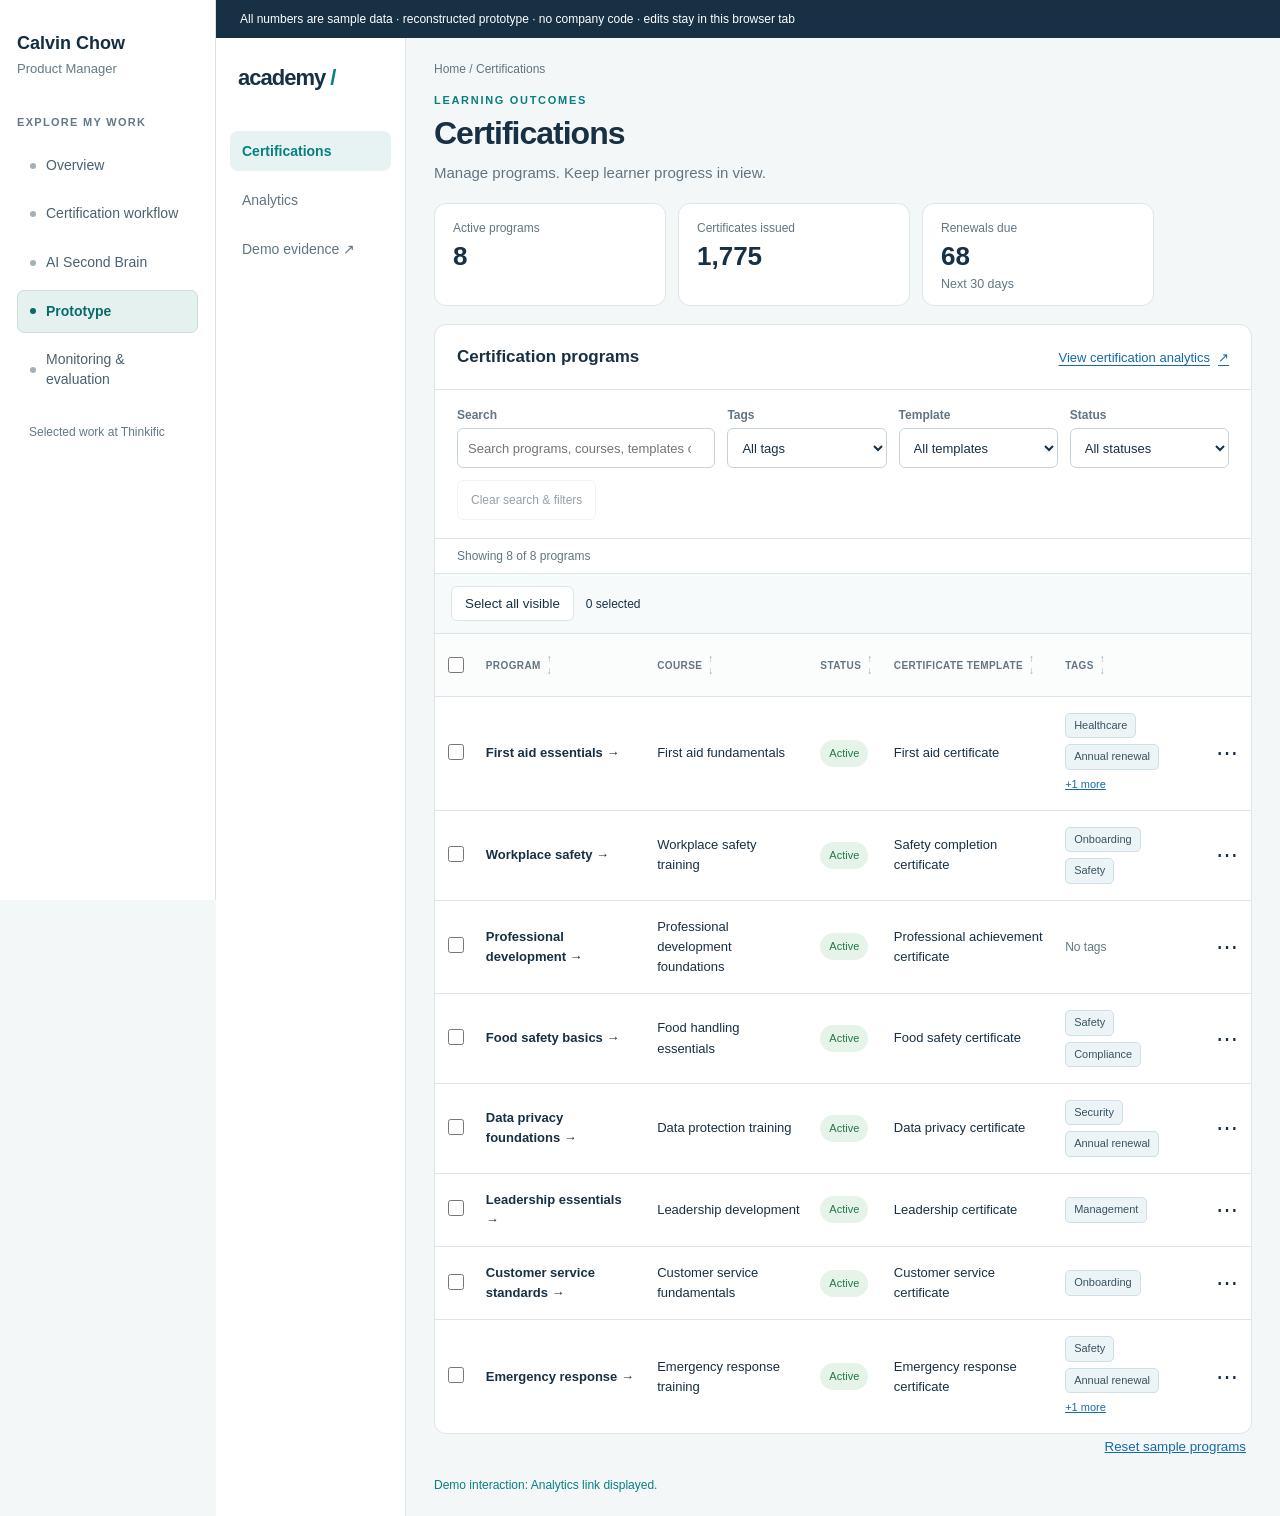
<file: prototype/index.html>
<!doctype html>
<html lang="en"><head><meta charset="utf-8"><meta name="viewport" content="width=device-width,initial-scale=1"><title>Certification Programs Prototype · Calvin Chow</title>
<style>
:root{--ink:#173044;--muted:#627581;--line:#dce5e8;--teal:#087f81;--paper:#f4f7f8}*{box-sizing:border-box}body{margin:0;background:var(--paper);color:var(--ink);font:15px -apple-system,BlinkMacSystemFont,"Segoe UI",sans-serif}a{color:inherit}button,a{touch-action:manipulation}a:focus-visible,button:focus-visible{outline:3px solid #f3b54c;outline-offset:4px}.notice{background:#173044;color:#fff;padding:10px 24px;font-size:12px;line-height:1.5}.shell{display:grid;grid-template-columns:190px 1fr;min-height:calc(100vh - 38px)}nav{padding:27px 22px;background:#fff;border-right:1px solid var(--line)}.brand{font-size:22px;font-weight:750;letter-spacing:-1px;margin-bottom:40px}.brand span{color:var(--teal)}nav a{display:block;text-decoration:none;font-size:14px;margin:9px -8px;padding:12px;border-radius:8px;color:var(--muted)}nav a.active{background:#e6f3f2;color:var(--teal);font-weight:650}main{max-width:1150px;width:100%;padding:36px 42px;margin:0 auto}.crumb{font-size:12px;color:var(--muted);margin-bottom:18px}.head p{margin:6px 0 0}.head{display:flex;align-items:center;justify-content:space-between;gap:20px}.eyebrow{font-size:11px;text-transform:uppercase;letter-spacing:1.7px;color:var(--teal);font-weight:700}h1{font-size:32px;letter-spacing:-1px;margin:9px 0}p{line-height:1.6;color:var(--muted)}.analytics-cta{display:inline-flex;align-items:center;gap:8px;margin-left:16px;color:#1769aa;font-size:13px;font-weight:500;text-decoration:underline;text-underline-offset:3px;text-align:right}.analytics-cta span{flex-shrink:0;text-decoration:none}.analytics-cta:hover{color:#104d80}.stats{display:grid;grid-template-columns:repeat(3,minmax(0,1fr));max-width:720px;gap:12px;margin:18px 0}.stat,.panel{border:1px solid var(--line);background:#fff;border-radius:12px}.stat{padding:14px 18px}.stat label{color:var(--muted);font-size:12px}.stat strong{display:block;font-size:26px;margin:6px 0 2px}.stat small{color:var(--muted)}.panel{overflow:hidden}.panel-head{padding:22px;display:flex;flex-wrap:wrap;gap:12px;align-items:center;border-bottom:1px solid var(--line)}.panel-head h2{font-size:17px;margin:0;margin-right:auto}.tag{font-size:11px;color:var(--muted);border:1px solid var(--line);padding:6px 9px;border-radius:5px}table{width:100%;border-collapse:collapse;text-align:left}th{font-size:11px;text-transform:uppercase;letter-spacing:.7px;color:var(--muted);background:#fbfcfc;padding:15px 22px}td{padding:20px 22px;border-top:1px solid var(--line);font-size:14px}.program-link{font-weight:650;text-decoration:none}.status{background:#e5f3e8;color:#24794a;padding:5px 9px;border-radius:20px;font-size:11px}.foot{display:flex;gap:15px;justify-content:space-between;font-size:11px;color:var(--muted);margin-top:22px}.program-cta{display:inline-block;margin:15px 0;color:var(--teal);font-weight:650}.back{color:var(--teal);font-size:13px}.chart{height:170px;display:flex;align-items:flex-end;gap:15px;padding:20px 0}.bar{width:14%;background:#8cc6c2;border-radius:5px 5px 0 0}.bar:nth-child(2n){background:#087f81}.view{display:none}.view.visible{display:block}.event-note{margin-top:20px;color:var(--teal);font-size:12px}@media(max-width:720px){.shell{grid-template-columns:1fr}nav{display:none}main{padding:25px 18px}.stats{gap:8px}.stat{padding:14px}.head{align-items:flex-start;flex-direction:column}.analytics-cta{margin-left:auto}td,th{padding:14px 10px}.foot{flex-direction:column}}
.programs-panel{overflow:visible}.program-table th,.program-table td{padding:16px 12px}.program-table .renewals{text-align:center}.program-link:hover{text-decoration:underline}.row-menu{position:relative}.row-menu summary{list-style:none;cursor:pointer;padding:5px 10px;font-size:22px;border-radius:5px;line-height:1}.row-menu summary::-webkit-details-marker{display:none}.row-menu summary:hover{background:#edf3f5}.menu-popup{position:absolute;right:0;bottom:100%;min-width:150px;background:white;border:1px solid var(--line);box-shadow:0 6px 18px #17304420;border-radius:8px;padding:5px;z-index:2}.menu-popup button{display:block;width:100%;border:0;background:white;padding:10px;text-align:left;cursor:pointer;color:var(--ink)}.menu-popup button:hover{background:#edf3f5}.menu-popup .delete{color:#ab3030}.sr-only{position:absolute;width:1px;height:1px;overflow:hidden;clip-path:inset(50%)}.program-tools{display:flex;align-items:center;justify-content:space-between;gap:15px;font-size:12px}.program-tools button{border:0;background:none;color:#1769aa;text-decoration:underline;cursor:pointer;white-space:nowrap}.secondary,.primary{border:1px solid var(--line);border-radius:6px;padding:9px 13px;background:white;color:var(--ink);cursor:pointer}.primary{background:var(--teal);color:white;border-color:var(--teal)}dialog{width:min(440px,90vw);border:1px solid var(--line);border-radius:12px;padding:25px;color:var(--ink)}dialog::backdrop{background:#17304455}dialog h2{margin-top:0}dialog label{display:block;font-size:13px;margin:14px 0 6px}dialog input{font:inherit;width:100%;padding:10px;border:1px solid var(--line);border-radius:6px}.dialog-actions{display:flex;justify-content:flex-end;gap:10px;margin-top:22px}@media(max-width:850px){.program-table th,.program-table td{padding:12px 7px;font-size:12px}.program-table th{font-size:10px}.program-link{font-weight:600}} .program-table{table-layout:fixed}.col-program{width:28%}.col-status{width:11%}.col-issued{width:10%}.col-renewals{width:15%}.col-template{width:30%}.col-actions{width:6%}.program-table th,.program-table td{padding:18px 16px;vertical-align:middle;overflow-wrap:anywhere}.program-table th:nth-child(3),.program-table td:nth-child(3){text-align:center}.program-table td:last-child{text-align:center;padding:12px 6px}.row-menu summary{display:inline-block}.program-table th{line-height:1.5}.program-table td{line-height:1.55}@media(max-width:850px){.program-table th,.program-table td{padding:14px 9px}.program-table th{letter-spacing:.4px}.col-program{width:26%}.col-template{width:32%}} 
.program-table-scroll{width:100%;overflow-x:auto;border-radius:0 0 12px 12px}.program-table{min-width:900px}.program-table th,.program-table td{overflow-wrap:normal;word-break:normal}.program-table th:nth-child(2),.program-table th:nth-child(3){white-space:nowrap}.status{display:inline-block;white-space:nowrap}.col-status{width:12%}.col-template{width:29%}@media(max-width:850px){.col-program{width:28%}.col-template{width:29%}}

.program-table.candidate{min-width:1050px}.program-table.baseline{min-width:540px}.program-table .col-program{width:24%}.program-table .col-course{width:22%}.program-table .col-status{width:9%}.program-table .col-template{width:22%}.program-table .col-tags{width:17%}.program-table .col-actions{width:6%}.program-table.baseline .col-program{width:44%}.program-table.baseline .col-course{width:48%}.program-table.baseline .col-actions{width:8%}.program-table th:nth-child(3),.program-table td:nth-child(3){text-align:left}.program-table th:last-child,.program-table td:last-child{text-align:center}.program-tags{display:flex;flex-wrap:wrap;gap:6px;align-items:center}.program-tag{display:inline-flex;align-items:center;gap:6px;padding:4px 8px;border:1px solid #cfdfe5;border-radius:5px;background:#edf4f7;color:#355463;font-size:11px;line-height:1.4;overflow-wrap:anywhere}.empty-tags{font-size:12px;color:var(--muted)}.toggle-tags{border:0;background:none;color:#1769aa;cursor:pointer;font:inherit;font-size:11px;padding:6px 0 0;text-decoration:underline}.tag-entry{display:flex;gap:8px;align-items:center}.tag-entry input{min-width:0;flex:1}.editable-tag button{border:0;background:none;color:#355463;padding:2px;cursor:pointer;font-size:15px}.tag-help{font-size:12px}.tag-error{font-size:12px;color:#ab3030}.tag-entry button:disabled{opacity:.5;cursor:default}dialog select{font:inherit;width:100%;padding:10px;border:1px solid var(--line);border-radius:6px;background:white}

.selection-toolbar{display:flex;align-items:center;gap:12px;flex-wrap:wrap;padding:12px 16px;border-bottom:1px solid var(--line);background:#f7fafb;position:sticky;top:0;z-index:2;font-size:12px}.bulk-actions{display:flex;gap:8px;margin-left:auto}.selection-toolbar[hidden],.bulk-actions[hidden]{display:none}.bulk-delete{color:#ab3030}.selection-cell{text-align:center!important;padding:16px 8px!important}.selection-cell input{width:16px;height:16px;accent-color:var(--teal);cursor:pointer}.selected-program{background:#eef7f7}.program-table.candidate{min-width:1120px}.program-table.candidate .col-select{width:4%}.program-table.candidate .col-program{width:22%}.program-table.candidate .col-course{width:20%}.program-table.candidate .col-status{width:9%}.program-table.candidate .col-template{width:22%}.program-table.candidate .col-tags{width:17%}.program-table.candidate .col-actions{width:6%}

/* Keep desktop columns inside the workspace; smaller previews retain scrolling. */
.shell{grid-template-columns:190px minmax(0,1fr)}main{min-width:0;max-width:none;padding:24px 28px}
@media(min-width:1000px){.program-table.candidate{min-width:0}.program-table.candidate th,.program-table.candidate td{padding:16px 10px}.program-table.candidate th{font-size:10px;letter-spacing:.4px;white-space:normal}.program-table.candidate td{font-size:13px;overflow-wrap:break-word}.program-table.candidate .col-select{width:5%}.program-table.candidate .col-program{width:21%}.program-table.candidate .col-course{width:20%}.program-table.candidate .col-status{width:9%}.program-table.candidate .col-template{width:21%}.program-table.candidate .col-tags{width:18%}.program-table.candidate .col-actions{width:6%}.program-table.candidate td:last-child{padding:12px 2px}.row-menu summary{padding:5px 6px}}
@media(max-width:720px){.shell{grid-template-columns:minmax(0,1fr)}main{padding:25px 18px}}
.program-filters{display:flex;flex-wrap:wrap;align-items:flex-end;gap:12px;padding:18px 22px;border-bottom:1px solid var(--line)}.filter-field{display:flex;flex-direction:column;gap:6px;flex:1 1 150px;min-width:0}.filter-field.search-field{flex:2 1 240px}.filter-field label{font-size:12px;font-weight:600;color:var(--muted)}.filter-field input,.filter-field select{width:100%;min-width:0;font:inherit;font-size:13px;color:var(--ink);border:1px solid #c5d3d9;border-radius:6px;background:white;padding:10px;min-height:40px}.filter-field input:focus-visible,.filter-field select:focus-visible,dialog input:focus-visible,dialog select:focus-visible{outline:2px solid var(--teal);outline-offset:2px}.clear-filters{min-height:40px;font-size:12px}.clear-filters:disabled{opacity:.45;cursor:default}.program-results{font-size:12px;color:var(--muted);padding:10px 22px;border-bottom:1px solid var(--line)}.sort-column{display:flex;align-items:center;gap:6px;width:100%;border:0;background:none;padding:4px 0;color:inherit;font:inherit;letter-spacing:inherit;text-transform:inherit;text-align:left;cursor:pointer}.sort-column:hover{color:var(--teal)}.sort-arrows{display:flex;flex-direction:column;gap:2px;flex-shrink:0;font-size:10px;line-height:1;color:#94a4ac;letter-spacing:0}.sort-arrows .active{color:var(--teal);font-weight:800}.program-empty{text-align:center;padding:32px!important;color:var(--muted)}@media(max-width:720px){.program-filters{padding:16px;gap:10px}.filter-field.search-field{flex-basis:100%}.filter-field{flex-basis:calc(50% - 10px)}.program-results{padding:10px 16px}}
/* Contain positioned accessibility labels inside the horizontal table region. */
.program-table-scroll{position:relative}
.menu-popup.floating-menu{position:fixed;right:auto;bottom:auto;z-index:5}
.table-scroll-hint{display:none}
.table-scroll-hint[hidden],.program-table-scroll[hidden]{display:none}
.program-empty-state{margin:0;padding:28px 22px;text-align:center;color:var(--muted);font-size:14px}
dialog{max-height:calc(100dvh - 32px);overflow-y:auto}
@media(max-width:999px){.table-scroll-hint{display:block;margin:0;padding:10px 16px;color:var(--muted);font-size:12px;border-bottom:1px solid var(--line)}.filter-field input,.filter-field select,dialog input,dialog select{font-size:16px;min-height:44px}.secondary,.primary,#report-action,.sort-column{min-height:44px}}
@media(max-width:720px){
.notice{padding:10px 18px}
main{padding:22px 16px}
h1{overflow-wrap:anywhere}
.head p{overflow-wrap:break-word}
.panel-head{padding:18px 16px;flex-direction:column;align-items:flex-start;gap:4px}
.panel-head h2{margin-right:0}
.analytics-cta{margin-left:0;text-align:left;min-height:44px;line-height:1.5}
.filter-field input,.filter-field select,dialog input,dialog select{font-size:16px;min-height:44px}
.secondary,.primary,#report-action{min-height:44px}
.clear-filters{font-size:12px}
.selection-toolbar{position:static;gap:10px}
.bulk-actions{width:100%;margin-left:0;flex-wrap:wrap}
.bulk-actions button{flex:1}
.selection-cell input{width:22px;height:22px}
.row-menu summary{min-width:44px;min-height:44px;display:inline-flex;align-items:center;justify-content:center}
.menu-popup button{min-height:44px}
.toggle-tags{min-height:44px;padding:8px 4px}
.back{display:inline-flex;align-items:center;min-height:44px}
.program-tools{flex-wrap:wrap;gap:0 12px}
.program-tools button{min-height:44px}
dialog{padding:20px}
.dialog-actions{flex-wrap:wrap}
}
@media(max-width:360px){
.filter-field{flex-basis:100%}
.clear-filters{width:100%}
.stats{grid-template-columns:repeat(2,minmax(0,1fr))}
.stat:last-child{grid-column:1/-1;display:grid;grid-template-columns:1fr auto;align-items:center;gap:4px 16px}
.stat:last-child strong{margin:0;grid-column:2;grid-row:1/3}
.stat:last-child small{grid-column:1;grid-row:2}
}
</style><script defer src="../analytics.js"></script>
<link rel="stylesheet" href="../portfolio-navigation.css"></head><body class="portfolio-has-nav"><a class="portfolio-skip" href="#portfolio-page-start">Skip portfolio navigation</a><aside class="portfolio-rail" aria-label="Portfolio"><a class="portfolio-brand" href="/">Calvin Chow</a><span class="portfolio-role">Product Manager</span><p class="portfolio-nav-label">Explore my work</p><nav class="portfolio-nav" aria-label="Portfolio pages"><a href="/"><span class="portfolio-nav-dot" aria-hidden="true"></span>Overview</a><a href="/workflow/"><span class="portfolio-nav-dot" aria-hidden="true"></span>Certification workflow</a><a href="/pm-ai-second-brain/"><span class="portfolio-nav-dot" aria-hidden="true"></span>AI Second Brain</a><a href="/prototype/?view=overview" aria-current="page"><span class="portfolio-nav-dot" aria-hidden="true"></span>Prototype</a><a href="/system/"><span class="portfolio-nav-dot" aria-hidden="true"></span>Monitoring &amp; evaluation</a></nav><p class="portfolio-rail-note">Selected work at Thinkific</p></aside><details class="portfolio-mobile"><summary><span class="portfolio-mobile-identity">Calvin Chow<small>Portfolio · Prototype</small></span></summary><nav class="portfolio-nav" aria-label="Portfolio pages"><a href="/"><span class="portfolio-nav-dot" aria-hidden="true"></span>Overview</a><a href="/workflow/"><span class="portfolio-nav-dot" aria-hidden="true"></span>Certification workflow</a><a href="/pm-ai-second-brain/"><span class="portfolio-nav-dot" aria-hidden="true"></span>AI Second Brain</a><a href="/prototype/?view=overview" aria-current="page"><span class="portfolio-nav-dot" aria-hidden="true"></span>Prototype</a><a href="/system/"><span class="portfolio-nav-dot" aria-hidden="true"></span>Monitoring &amp; evaluation</a></nav></details><div id="portfolio-page-start" tabindex="-1"></div>
<div class="notice">All numbers are sample data · reconstructed prototype · no company code · edits stay in this browser tab</div>
<div class="shell"><nav aria-label="Main navigation"><div class="brand">academy<span> /</span></div><a id="nav-certifications" href="?view=overview">Certifications</a><a id="nav-analytics" href="?view=analytics">Analytics</a><a href="../" target="_top">Demo evidence ↗</a></nav><main>
<div class="crumb" id="breadcrumb">Home / Certifications</div>
<section id="overview" class="view"><div class="head"><div><div class="eyebrow">Learning outcomes</div><h1>Certifications</h1><p>Manage programs. Keep learner progress in view.</p></div></div>
<div class="stats"><div class="stat"><label>Active programs</label><strong id="program-count">3</strong></div><div class="stat"><label>Certificates issued</label><strong id="total-issued">1,248</strong></div><div class="stat"><label>Renewals due</label><strong id="total-renewals">36</strong><small>Next 30 days</small></div></div>
<div class="panel programs-panel"><div class="panel-head"><h2>Certification programs</h2><a class="analytics-cta" href="?view=analytics" data-event="analytics_cta_clicked" data-placement="overview">View certification analytics <span aria-hidden="true">↗</span></a></div><div class="program-filters" role="search" aria-label="Search and filter certification programs">
<div class="filter-field search-field"><label for="program-search">Search</label><input id="program-search" type="search" placeholder="Search programs, courses, templates or tags" autocomplete="off"></div>
<div class="filter-field"><label for="filter-tags">Tags</label><select id="filter-tags"><option value="">All tags</option></select></div>
<div class="filter-field"><label for="filter-template">Template</label><select id="filter-template"><option value="">All templates</option></select></div>
<div class="filter-field"><label for="filter-status">Status</label><select id="filter-status"><option value="">All statuses</option></select></div>
<button id="clear-filters" class="secondary clear-filters" type="button" disabled>Clear search &amp; filters</button>
</div><div id="program-results" class="program-results" role="status" aria-live="polite" aria-atomic="true"></div><div id="selection-tools" class="selection-toolbar" hidden><button id="toggle-select-all" class="secondary" type="button">Select all</button><span id="selection-count" role="status">0 selected</span><div id="bulk-actions" class="bulk-actions" hidden><button id="bulk-tags" class="secondary" type="button">Edit tags</button><button id="bulk-delete" class="secondary bulk-delete" type="button">Delete selected</button></div></div><p id="program-empty-state" class="program-empty-state" hidden></p><p id="table-scroll-hint" class="table-scroll-hint">Swipe horizontally to see all columns.</p><div id="program-table-region" class="program-table-scroll" role="region" aria-label="Certification programs table" aria-describedby="table-scroll-hint" tabindex="0"><table class="program-table candidate"><colgroup><col class="col-select"><col class="col-program"><col class="col-course"><col class="col-status"><col class="col-template"><col class="col-tags"><col class="col-actions"></colgroup><thead><tr><th class="selection-cell"><input id="select-all" type="checkbox" aria-label="Select all programs"></th><th scope="col" aria-sort="none"><button class="sort-column" type="button" data-sort="name" data-label="Program" aria-label="Sort Program A to Z">Program<span class="sort-arrows" aria-hidden="true"><span data-direction="asc">↑</span><span data-direction="desc">↓</span></span></button></th><th scope="col" aria-sort="none"><button class="sort-column" type="button" data-sort="course" data-label="Course" aria-label="Sort Course A to Z">Course<span class="sort-arrows" aria-hidden="true"><span data-direction="asc">↑</span><span data-direction="desc">↓</span></span></button></th><th scope="col" aria-sort="none"><button class="sort-column" type="button" data-sort="status" data-label="Status" aria-label="Sort Status A to Z">Status<span class="sort-arrows" aria-hidden="true"><span data-direction="asc">↑</span><span data-direction="desc">↓</span></span></button></th><th scope="col" aria-sort="none"><button class="sort-column" type="button" data-sort="template" data-label="Certificate template" aria-label="Sort Certificate template A to Z">Certificate template<span class="sort-arrows" aria-hidden="true"><span data-direction="asc">↑</span><span data-direction="desc">↓</span></span></button></th><th scope="col" aria-sort="none"><button class="sort-column" type="button" data-sort="tags" data-label="Tags" aria-label="Sort Tags A to Z">Tags<span class="sort-arrows" aria-hidden="true"><span data-direction="asc">↑</span><span data-direction="desc">↓</span></span></button></th><th><span class="sr-only">Actions</span></th></tr></thead><tbody id="program-rows"></tbody></table></div></div><div class="program-tools"><p id="program-message" role="status"></p><button id="reset-programs" type="button">Reset sample programs</button></div></section>
<section id="program" class="view"><a class="back" href="?view=overview">← All certifications</a><h1 id="program-title">First aid essentials</h1><p>Configure certification requirements and renewal rules.</p><div class="panel" style="padding:25px"><h2>Program settings</h2><p id="program-course"></p><p id="program-template"></p><button id="edit-current-program" class="secondary" type="button">Edit program</button><p>Certificate expires after 12 months.</p><p>Completion rule: finish all required modules.</p></div></section>
<section id="analytics" class="view"><a class="back" href="?view=overview">← All certifications</a><div class="eyebrow" style="margin-top:16px">Learning outcomes</div><h1>Certification analytics</h1><p id="scope">All programs</p><div class="stats"><div class="stat"><label>Issued this month</label><strong id="issued-metric">142</strong></div><div class="stat"><label>Renewed</label><strong id="renewed-metric">28</strong></div><div class="stat"><label>Active learners</label><strong id="learners-metric">806</strong></div></div><div class="panel" style="padding:24px"><h2>Issuance over time</h2><div class="chart" aria-label="Illustrative issuance chart"><div class="bar" style="height:40%"></div><div class="bar" style="height:55%"></div><div class="bar" style="height:45%"></div><div class="bar" style="height:75%"></div><div class="bar" style="height:65%"></div><div class="bar" style="height:92%"></div></div><button id="report-action" style="padding:10px 15px;border:1px solid #087f81;background:white;color:#087f81;border-radius:6px;cursor:pointer">Inspect renewal activity</button><p id="activity-result" hidden>36 learners have a renewal due within 30 days. </p></div></section>
<div class="event-note" id="event-note" role="status"></div></main></div><dialog id="program-dialog"><form id="program-form"><h2 id="dialog-title">Edit program</h2><p id="dialog-note"></p><div id="edit-fields"><label for="program-name">Program name</label><input id="program-name" maxlength="100" required><label for="course-name">Required course</label><select id="course-name" required></select><div id="template-field"><label for="template-name">Certificate template</label><input id="template-name" maxlength="100" required></div></div><div class="dialog-actions"><button id="cancel-program" type="button" class="secondary">Cancel</button><button id="save-program" type="submit" class="primary">Save changes</button></div></form></dialog>
<dialog id="tags-dialog"><form id="tags-form"><h2 id="tags-title">Manage tags</h2><p id="tag-program-name"></p><p id="tags-help" class="tag-help">Add or remove up to 5 tags for this program.</p><div id="bulk-tags-options" hidden><label for="bulk-tag-mode">Apply to selected programs</label><select id="bulk-tag-mode"><option value="add">Add these tags</option><option value="remove">Remove these tags</option></select></div><div id="tag-list" class="program-tags"></div><p id="tag-count" class="tag-help"></p><label for="new-tag">New tag</label><div class="tag-entry"><input id="new-tag" autocomplete="off"><button id="add-tag" type="button" class="secondary">Add</button></div><p id="tag-error" role="status" class="tag-error"></p><div class="dialog-actions"><button id="cancel-tags" type="button" class="secondary">Cancel</button><button type="submit" class="primary">Save tags</button></div></form></dialog>
<script>
const params=new URLSearchParams(location.search);const view=['overview','program','analytics'].includes(params.get('view'))?params.get('view'):'overview';document.getElementById(view).classList.add('visible');document.getElementById('breadcrumb').textContent=view==='analytics'?'Home / Analytics':'Home / Certifications';['certifications','analytics'].forEach(section=>{const active=section===(view==='analytics'?'analytics':'certifications');const link=document.getElementById('nav-'+section);link.className=active?'active':'';link.setAttribute('aria-current',active?'page':'false');});const filtered=params.get('program')==='first-aid';if(filtered){document.getElementById('scope').textContent='First aid essentials';document.getElementById('issued-metric').textContent='56';document.getElementById('renewed-metric').textContent='12';document.getElementById('learners-metric').textContent='312';document.getElementById('activity-result').textContent='18 learners in First aid essentials have a renewal due within 30 days. ';document.querySelector('.chart').setAttribute('aria-label','Illustrative First aid essentials issuance chart');[35,40,60,50,70,80].forEach((v,i)=>document.querySelectorAll('.bar')[i].style.height=v+'%');}if(params.get('qa')==='1')document.querySelectorAll('a[href^="?"]').forEach(a=>a.href=a.getAttribute('href')+'&qa=1');
async function track(event,placement){const labels={analytics_cta_exposed:'Analytics link displayed.',analytics_cta_clicked:'Analytics link opened.',dashboard_viewed:'Analytics dashboard opened.',dashboard_action:'Renewal activity shown.'};document.getElementById('event-note').textContent='Demo interaction: '+(labels[event]||'Preview updated.');}
document.querySelectorAll('[data-event]').forEach(link=>link.addEventListener('click',async e=>{e.preventDefault();await track(link.dataset.event,link.dataset.placement);location.assign(link.getAttribute('href'));}));
if(view==='overview'&&document.querySelector('.analytics-cta'))track('analytics_cta_exposed','overview');if(view==='program'&&document.querySelector('.program-cta'))track('analytics_cta_exposed','within_item');
if(view==='analytics')track('dashboard_viewed',filtered?'within_item':'overview');document.getElementById('report-action').addEventListener('click',()=>{document.getElementById('activity-result').hidden=false;track('dashboard_action',filtered?'within_item':'overview')});
</script>
<script>
const baselinePrograms='candidate'==='baseline';
const courseOptions=[{id:'first-aid-course',name:'First aid fundamentals'},{id:'safety-course',name:'Workplace safety training'},{id:'development-course',name:'Professional development foundations'},{id:'food-course',name:'Food handling essentials'},{id:'privacy-course',name:'Data protection training'},{id:'leadership-course',name:'Leadership development'},{id:'service-course',name:'Customer service fundamentals'},{id:'emergency-course',name:'Emergency response training'}];
const programSeeds=[{id:'first-aid',name:'First aid essentials',courseId:'first-aid-course',template:'First aid certificate',issued:482,renewals:18,tags:['Healthcare','Annual renewal','Compliance']},{id:'workplace-safety',name:'Workplace safety',courseId:'safety-course',template:'Safety completion certificate',issued:391,renewals:11,tags:['Onboarding','Safety']},{id:'professional-development',name:'Professional development',courseId:'development-course',template:'Professional achievement certificate',issued:375,renewals:7,tags:[]},{id:'food-safety',name:'Food safety basics',courseId:'food-course',template:'Food safety certificate',issued:128,renewals:8,tags:['Safety', 'Compliance']},{id:'data-privacy',name:'Data privacy foundations',courseId:'privacy-course',template:'Data privacy certificate',issued:96,renewals:6,tags:['Security', 'Annual renewal']},{id:'leadership',name:'Leadership essentials',courseId:'leadership-course',template:'Leadership certificate',issued:164,renewals:12,tags:['Management']},{id:'customer-service',name:'Customer service standards',courseId:'service-course',template:'Customer service certificate',issued:82,renewals:4,tags:['Onboarding']},{id:'emergency-response',name:'Emergency response',courseId:'emergency-course',template:'Emergency response certificate',issued:57,renewals:2,tags:['Safety', 'Annual renewal', 'Healthcare']}];
const programStorageKey='certification-demo-programs-v2',maxProgramTags=5;
const copySeeds=()=>programSeeds.map(p=>({...p,tags:[...p.tags]}));
let programs=copySeeds(),programEditId=null,programAction=null,tagProgramId=null,draftTags=[];
const expandedTags=new Set(),selectedPrograms=new Set();let bulkTagTargets=[],bulkDeleteTargets=[];
try{const current=sessionStorage.getItem(programStorageKey),saved=JSON.parse(current||sessionStorage.getItem('certification-demo-programs-v1'));if(Array.isArray(saved)&&saved.every(p=>programSeeds.some(seed=>seed.id===p.id)&&typeof p.name==='string'&&typeof p.template==='string'&&Number.isFinite(p.issued)&&Number.isFinite(p.renewals))){programs=saved.map(p=>{const seed=programSeeds.find(s=>s.id===p.id);return {...p,courseId:courseOptions.some(c=>c.id===p.courseId)?p.courseId:seed.courseId,tags:Array.isArray(p.tags)?[...new Set(p.tags.filter(t=>typeof t==='string'&&t.trim()).map(t=>t.trim()))].slice(0,maxProgramTags):[...seed.tags]}});if(!current)programs.push(...programSeeds.slice(3).filter(seed=>!programs.some(p=>p.id===seed.id)).map(p=>({...p,tags:[...p.tags]})));}sessionStorage.setItem(programStorageKey,JSON.stringify(programs));}catch{}
const safeText=value=>String(value).replace(/[&<>"']/g,c=>({'&':'&amp;','<':'&lt;','>':'&gt;','"':'&quot;',"'":'&#39;'}[c]));
const courseName=id=>courseOptions.find(c=>c.id===id)?.name||'No course selected';
const programStatus=p=>typeof p.status==='string'&&p.status.trim()?p.status.trim():'Active';
const alphabetic=new Intl.Collator('en',{sensitivity:'base',numeric:true});
const listState={query:'',tag:'',template:'',status:'',sortKey:null,direction:'asc'};
const listStorageKey='certification-demo-list-v1';
const noTagsValue='__no_tags__';
try{const saved=JSON.parse(sessionStorage.getItem(listStorageKey));if(saved){for(const key of ['query','tag','template','status'])if(typeof saved[key]==='string')listState[key]=saved[key];if(['name','course','status','template','tags'].includes(saved.sortKey))listState.sortKey=saved.sortKey;if(saved.direction==='desc')listState.direction='desc';}}catch{}
function saveListState(){try{sessionStorage.setItem(listStorageKey,JSON.stringify(listState));}catch{}}
function sortValue(p,key){if(key==='course')return courseName(p.courseId);if(key==='status')return programStatus(p);if(key==='tags')return [...p.tags].sort(alphabetic.compare).join(', ');return p[key];}
function visiblePrograms(){
const terms=listState.query.trim().toLocaleLowerCase().split(/\s+/).filter(Boolean);
const result=programs.filter(p=>{
const searchable=[p.name,courseName(p.courseId),p.template,programStatus(p),...p.tags].join(' ').toLocaleLowerCase();
return terms.every(term=>searchable.includes(term))&&(!listState.tag||(listState.tag===noTagsValue?p.tags.length===0:p.tags.includes(listState.tag)))&&(!listState.template||p.template===listState.template)&&(!listState.status||programStatus(p)===listState.status);
});
if(listState.sortKey)result.sort((a,b)=>(listState.direction==='desc'?-1:1)*alphabetic.compare(sortValue(a,listState.sortKey),sortValue(b,listState.sortKey))||alphabetic.compare(a.name,b.name));
return result;
}
function refreshListControls(){
const definitions=[['filter-tags','tag',programs.flatMap(p=>p.tags),'All tags'],['filter-template','template',programs.map(p=>p.template),'All templates'],['filter-status','status',programs.map(programStatus),'All statuses']];
definitions.forEach(([id,key,values,label])=>{
const choices=[...new Set(values)].sort(alphabetic.compare);
const includeNoTags=key==='tag'&&programs.some(p=>!p.tags.length);
if(listState[key]&&!choices.includes(listState[key])&&!(includeNoTags&&listState[key]===noTagsValue))listState[key]='';
document.getElementById(id).innerHTML='<option value="">'+label+'</option>'+(includeNoTags?'<option value="'+noTagsValue+'">No tags</option>':'')+choices.map(value=>'<option value="'+safeText(value)+'">'+safeText(value)+'</option>').join('');
document.getElementById(id).value=listState[key];
});
document.getElementById('program-search').value=listState.query;
document.getElementById('clear-filters').disabled=![listState.query,listState.tag,listState.template,listState.status].some(Boolean);
document.querySelectorAll('[data-sort]').forEach(button=>{
const active=button.dataset.sort===listState.sortKey;
button.closest('th').setAttribute('aria-sort',active?(listState.direction==='asc'?'ascending':'descending'):'none');
button.setAttribute('aria-label','Sort '+button.dataset.label+' '+(active&&listState.direction==='asc'?'Z to A':'A to Z'));
button.title=active?(listState.direction==='asc'?'Sorted A to Z. Click for Z to A.':'Sorted Z to A. Click for A to Z.'):'Sort A to Z';
button.querySelectorAll('[data-direction]').forEach(arrow=>arrow.classList.toggle('active',active&&arrow.dataset.direction===listState.direction));
});
saveListState();
}
function clearListFilters(){listState.query='';listState.tag='';listState.template='';listState.status='';selectedPrograms.clear();renderPrograms();}
document.getElementById('program-search').addEventListener('input',e=>{listState.query=e.target.value;selectedPrograms.clear();renderPrograms();});
[['filter-tags','tag'],['filter-template','template'],['filter-status','status']].forEach(([id,key])=>document.getElementById(id).addEventListener('change',e=>{listState[key]=e.target.value;selectedPrograms.clear();renderPrograms();}));
document.getElementById('clear-filters').addEventListener('click',clearListFilters);
document.querySelectorAll('[data-sort]').forEach(button=>button.addEventListener('click',()=>{const key=button.dataset.sort;listState.direction=listState.sortKey===key&&listState.direction==='asc'?'desc':'asc';listState.sortKey=key;renderPrograms();}));
function savePrograms(){try{sessionStorage.setItem(programStorageKey,JSON.stringify(programs));}catch{document.getElementById('program-message').textContent='Changes are available on this page; browser storage is unavailable.';}}
function rowTags(p){const expanded=expandedTags.has(p.id),visible=expanded?p.tags:p.tags.slice(0,2);return `<div class="program-tags" id="tags-${p.id}">${visible.map(tag=>`<span class="program-tag">${safeText(tag)}</span>`).join('')||'<span class="empty-tags">No tags</span>'}</div>${p.tags.length>2?`<button type="button" class="toggle-tags" data-action="toggle-tags" data-program="${p.id}" aria-expanded="${expanded}" aria-controls="tags-${p.id}">${expanded?'Show less':'+'+(p.tags.length-2)+' more'}</button>`:''}`;}
function renderPrograms(){
refreshListControls();
const visible=visiblePrograms();
const emptyState=document.getElementById('program-empty-state');
emptyState.hidden=visible.length>0;
emptyState.textContent=programs.length?'No programs match your search and filters. Clear them to see all programs.':'No programs. Reset the sample programs to restore them.';
document.getElementById('program-table-region').hidden=!visible.length;
document.getElementById('table-scroll-hint').hidden=!visible.length;
document.getElementById('program-results').textContent='Showing '+visible.length+' of '+programs.length+' programs'+(listState.sortKey?' · '+document.querySelector('[data-sort="'+listState.sortKey+'"]').dataset.label+': '+(listState.direction==='asc'?'A to Z':'Z to A'):'');
const qaSuffix=params.get('qa')==='1'?'&amp;qa=1':'';
document.getElementById('program-rows').innerHTML=visible.map(p=>`<tr class="${selectedPrograms.has(p.id)?'selected-program':''}">${baselinePrograms?'':`<td class="selection-cell"><input type="checkbox" data-select-program="${p.id}" aria-label="Select ${safeText(p.name)}" ${selectedPrograms.has(p.id)?'checked':''}></td>`}<td><a class="program-link" href="?view=program&amp;program=${p.id}${qaSuffix}">${safeText(p.name)} →</a></td><td>${safeText(courseName(p.courseId))}</td>${baselinePrograms?'':`<td><span class="status">${safeText(programStatus(p))}</span></td><td>${safeText(p.template)}</td><td>${rowTags(p)}</td>`}<td><details class="row-menu"><summary aria-label="Actions for ${safeText(p.name)}">⋯</summary><div class="menu-popup"><button type="button" data-action="edit" data-program="${p.id}">Edit program</button>${baselinePrograms?'':`<button type="button" data-action="tags" data-program="${p.id}">Manage tags</button>`}<button type="button" class="delete" data-action="delete" data-program="${p.id}">Delete program</button></div></details></td></tr>`).join('')||`<tr><td class="program-empty" colspan="${baselinePrograms?3:7}">${programs.length?'No programs match your search and filters. Clear them to see all programs.':'No programs. Reset the sample programs to restore them.'}</td></tr>`;
document.getElementById('program-count').textContent=programs.filter(p=>programStatus(p)==='Active').length;
document.getElementById('total-issued').textContent=programs.reduce((sum,p)=>sum+p.issued,0).toLocaleString();
document.getElementById('total-renewals').textContent=programs.reduce((sum,p)=>sum+p.renewals,0);
syncProgramSelection();
if(view==='program'){const p=programs.find(p=>p.id===(params.get('program')||'first-aid'));document.getElementById('program-title').textContent=p?p.name:'Program unavailable';document.getElementById('program-template').textContent=p?'Certificate template: '+p.template:'This sample program was deleted or does not exist.';document.getElementById('program-course').textContent=p?'Required course: '+courseName(p.courseId)+' — complete this course before a certificate is issued.':'';document.getElementById('edit-current-program').hidden=!p;}
}
function closeRowMenus(){document.querySelectorAll('.row-menu').forEach(menu=>menu.open=false);}
function openProgramAction(id,action){const p=programs.find(p=>p.id===id);if(!p)return;
if(action==='toggle-tags'){expandedTags.has(id)?expandedTags.delete(id):expandedTags.add(id);renderPrograms();return;}
if(action==='tags'){if(baselinePrograms)return;bulkTagTargets=[];document.getElementById('bulk-tags-options').hidden=true;document.getElementById('tags-title').textContent='Manage tags';document.getElementById('tags-help').textContent='Add or remove up to 5 tags for this program.';tagProgramId=id;draftTags=[...p.tags];closeRowMenus();document.getElementById('tag-program-name').textContent=p.name;document.getElementById('new-tag').value='';document.getElementById('tag-error').textContent='';renderTagDraft();document.getElementById('tags-dialog').showModal();return;}
if(!['edit','delete'].includes(action))return;
programEditId=id;programAction=action;closeRowMenus();document.getElementById('dialog-title').textContent=action==='edit'?'Edit program':'Delete program?';document.getElementById('dialog-note').textContent=action==='edit'?'The associated course must be completed before a certificate is issued. Changes affect this browser tab only.':'Remove '+p.name+' from this sample workspace? Reset sample programs will restore it.';document.getElementById('edit-fields').hidden=action!=='edit';document.getElementById('program-name').value=p.name;document.getElementById('course-name').value=p.courseId;document.getElementById('template-name').value=p.template;document.getElementById('template-field').hidden=baselinePrograms;document.getElementById('program-name').required=action==='edit';document.getElementById('course-name').required=action==='edit';document.getElementById('template-name').required=action==='edit'&&!baselinePrograms;document.getElementById('save-program').textContent=action==='edit'?'Save changes':'Delete program';document.getElementById('program-dialog').showModal();}
function syncProgramSelection(){
const visible=visiblePrograms(),visibleIds=new Set(visible.map(p=>p.id));
for(const id of selectedPrograms)if(!visibleIds.has(id))selectedPrograms.delete(id);
document.querySelectorAll('[data-select-program]').forEach(checkbox=>{checkbox.checked=selectedPrograms.has(checkbox.dataset.selectProgram);checkbox.closest('tr').classList.toggle('selected-program',checkbox.checked);});
document.getElementById('selection-tools').hidden=baselinePrograms;if(baselinePrograms)return;
const count=selectedPrograms.size,all=visible.length>0&&count===visible.length,checkbox=document.getElementById('select-all');
checkbox.checked=all;checkbox.indeterminate=count>0&&!all;checkbox.disabled=!visible.length;
checkbox.setAttribute('aria-label',all?'Deselect all visible programs':'Select all visible programs');
document.getElementById('toggle-select-all').textContent=all?'Deselect all visible':'Select all visible';
document.getElementById('toggle-select-all').disabled=!visible.length;
document.getElementById('selection-count').textContent=count+' selected';
document.getElementById('bulk-actions').hidden=count<2;
}
function selectPrograms(all){selectedPrograms.clear();if(all)visiblePrograms().forEach(p=>selectedPrograms.add(p.id));renderPrograms();}
function openBulkTags(){if(baselinePrograms||selectedPrograms.size<2)return;bulkTagTargets=[...selectedPrograms];tagProgramId=null;draftTags=[];document.getElementById('tags-title').textContent='Edit tags for selected programs';document.getElementById('tag-program-name').textContent=bulkTagTargets.length+' programs selected';document.getElementById('tags-help').textContent='Add or remove tags across selected programs. Each program can have up to 5 tags.';document.getElementById('bulk-tags-options').hidden=false;document.getElementById('bulk-tag-mode').value='add';document.getElementById('new-tag').value='';document.getElementById('tag-error').textContent='';renderTagDraft();document.getElementById('tags-dialog').showModal();}
function openBulkDelete(){if(baselinePrograms||selectedPrograms.size<2)return;bulkDeleteTargets=[...selectedPrograms];programAction='bulk-delete';programEditId=null;document.getElementById('dialog-title').textContent='Delete '+bulkDeleteTargets.length+' programs?';document.getElementById('dialog-note').textContent='Remove '+programs.filter(p=>bulkDeleteTargets.includes(p.id)).map(p=>p.name).join(', ')+' from this sample workspace? Reset sample programs will restore them.';document.getElementById('edit-fields').hidden=true;['program-name','course-name','template-name'].forEach(id=>document.getElementById(id).required=false);document.getElementById('save-program').textContent='Delete selected';document.getElementById('program-dialog').showModal();}
function renderTagDraft(){document.getElementById('tag-list').innerHTML=draftTags.map((tag,index)=>`<span class="program-tag editable-tag">${safeText(tag)}<button type="button" data-remove-tag="${index}" aria-label="Remove ${safeText(tag)}">×</button></span>`).join('')||'<p class="empty-tags">No tags added.</p>';document.getElementById('tag-count').textContent=draftTags.length+' of '+maxProgramTags+' tags';document.getElementById('add-tag').disabled=draftTags.length>=maxProgramTags;document.getElementById('new-tag').disabled=draftTags.length>=maxProgramTags;}
function addProgramTag(){const input=document.getElementById('new-tag'),tag=input.value.trim(),error=document.getElementById('tag-error');error.textContent='';if(!tag)return;if(draftTags.length>=maxProgramTags){error.textContent='You can add up to 5 tags per program.';return;}if(draftTags.some(t=>t.toLowerCase()===tag.toLowerCase())){error.textContent='This tag is already added.';return;}draftTags.push(tag);input.value='';renderTagDraft();}
document.getElementById('course-name').innerHTML=courseOptions.map(c=>`<option value="${c.id}">${safeText(c.name)}</option>`).join('');
document.getElementById('program-rows').addEventListener('click',e=>{const button=e.target.closest('button[data-action]');if(button)openProgramAction(button.dataset.program,button.dataset.action);});
document.getElementById('edit-current-program').addEventListener('click',()=>openProgramAction(params.get('program')||'first-aid','edit'));
document.getElementById('cancel-program').addEventListener('click',()=>document.getElementById('program-dialog').close());
document.getElementById('program-form').addEventListener('submit',e=>{e.preventDefault();if(programAction==='bulk-delete'){programs=programs.filter(p=>!bulkDeleteTargets.includes(p.id));bulkDeleteTargets.forEach(id=>{selectedPrograms.delete(id);expandedTags.delete(id)});savePrograms();renderPrograms();document.getElementById('program-message').textContent='Selected sample programs deleted.';document.getElementById('program-dialog').close();return;}const p=programs.find(p=>p.id===programEditId);if(!p)return;if(programAction==='delete'){programs=programs.filter(p=>p.id!==programEditId);expandedTags.delete(programEditId);}else{const name=document.getElementById('program-name').value.trim(),template=document.getElementById('template-name').value.trim(),courseId=document.getElementById('course-name').value;if(!name||(!baselinePrograms&&!template)||!courseOptions.some(c=>c.id===courseId))return;p.name=name;p.courseId=courseId;if(!baselinePrograms)p.template=template;}document.getElementById('program-message').textContent=programAction==='delete'?'Sample program deleted.':'Sample program updated.';savePrograms();renderPrograms();document.getElementById('program-dialog').close();});
document.getElementById('add-tag').addEventListener('click',addProgramTag);
document.getElementById('new-tag').addEventListener('keydown',e=>{if(e.key==='Enter'){e.preventDefault();addProgramTag();}});
document.getElementById('tag-list').addEventListener('click',e=>{const button=e.target.closest('button[data-remove-tag]');if(!button)return;const index=Number(button.dataset.removeTag);if(!Number.isInteger(index)||index<0||index>=draftTags.length)return;draftTags.splice(index,1);document.getElementById('tag-error').textContent='';renderTagDraft();});
document.getElementById('cancel-tags').addEventListener('click',()=>document.getElementById('tags-dialog').close());
document.getElementById('tags-form').addEventListener('submit',e=>{e.preventDefault();if(bulkTagTargets.length){const targets=programs.filter(p=>bulkTagTargets.includes(p.id)),mode=document.getElementById('bulk-tag-mode').value;if(!targets.length||!['add','remove'].includes(mode))return;const next=targets.map(p=>{let tags=[...p.tags];if(mode==='remove')tags=tags.filter(t=>!draftTags.some(d=>d.toLowerCase()===t.toLowerCase()));else draftTags.forEach(t=>{if(!tags.some(d=>d.toLowerCase()===t.toLowerCase()))tags.push(t)});return {p,tags}});const over=next.find(n=>n.tags.length>maxProgramTags);if(over){document.getElementById('tag-error').textContent=over.p.name+' would exceed 5 tags. Remove tags or select fewer tags; no programs have been changed.';return;}next.forEach(n=>n.p.tags=n.tags);savePrograms();renderPrograms();document.getElementById('program-message').textContent='Tags updated for '+targets.length+' programs.';document.getElementById('tags-dialog').close();return;}const p=programs.find(p=>p.id===tagProgramId);if(!p||draftTags.length>maxProgramTags)return;p.tags=[...draftTags];savePrograms();renderPrograms();document.getElementById('program-message').textContent='Program tags updated.';document.getElementById('tags-dialog').close();});
document.getElementById('reset-programs').addEventListener('click',()=>{programs=copySeeds();expandedTags.clear();selectedPrograms.clear();listState.sortKey=null;listState.direction='asc';savePrograms();clearListFilters();document.getElementById('program-message').textContent='Sample programs restored.';});
document.getElementById('program-rows').addEventListener('change',e=>{if(baselinePrograms)return;const checkbox=e.target.closest('input[data-select-program]');if(!checkbox||!programs.some(p=>p.id===checkbox.dataset.selectProgram))return;checkbox.checked?selectedPrograms.add(checkbox.dataset.selectProgram):selectedPrograms.delete(checkbox.dataset.selectProgram);renderPrograms();});
if(!baselinePrograms)document.getElementById('select-all').addEventListener('change',e=>selectPrograms(e.target.checked));
document.getElementById('toggle-select-all').addEventListener('click',()=>selectPrograms(selectedPrograms.size!==visiblePrograms().length));
document.getElementById('bulk-tags').addEventListener('click',openBulkTags);
document.getElementById('bulk-delete').addEventListener('click',openBulkDelete);
document.addEventListener('toggle',e=>{
const menu=e.target;if(!menu.matches?.('.row-menu'))return;
const popup=menu.querySelector('.menu-popup');
popup.classList.remove('floating-menu');popup.style.removeProperty('left');popup.style.removeProperty('top');
if(!menu.open||!matchMedia('(max-width:999px)').matches)return;
document.querySelectorAll('.row-menu').forEach(other=>{if(other!==menu)other.open=false;});
popup.classList.add('floating-menu');
const anchor=menu.querySelector('summary').getBoundingClientRect(),width=popup.offsetWidth,height=popup.offsetHeight;
const left=Math.max(12,Math.min(anchor.right-width,document.documentElement.clientWidth-width-12));
const below=anchor.bottom+8,above=anchor.top-height-8;
const top=below+height<=innerHeight-12?below:Math.max(12,Math.min(above,innerHeight-height-12));
popup.style.left=left+'px';popup.style.top=top+'px';
},true);
document.addEventListener('scroll',closeRowMenus,true);
window.addEventListener('resize',closeRowMenus);
document.addEventListener('click',e=>document.querySelectorAll('.row-menu').forEach(menu=>{if(!menu.contains(e.target))menu.open=false;}));
document.addEventListener('keydown',e=>{if(e.key==='Escape')closeRowMenus();});
renderPrograms();
</script>
</body></html>
</file>
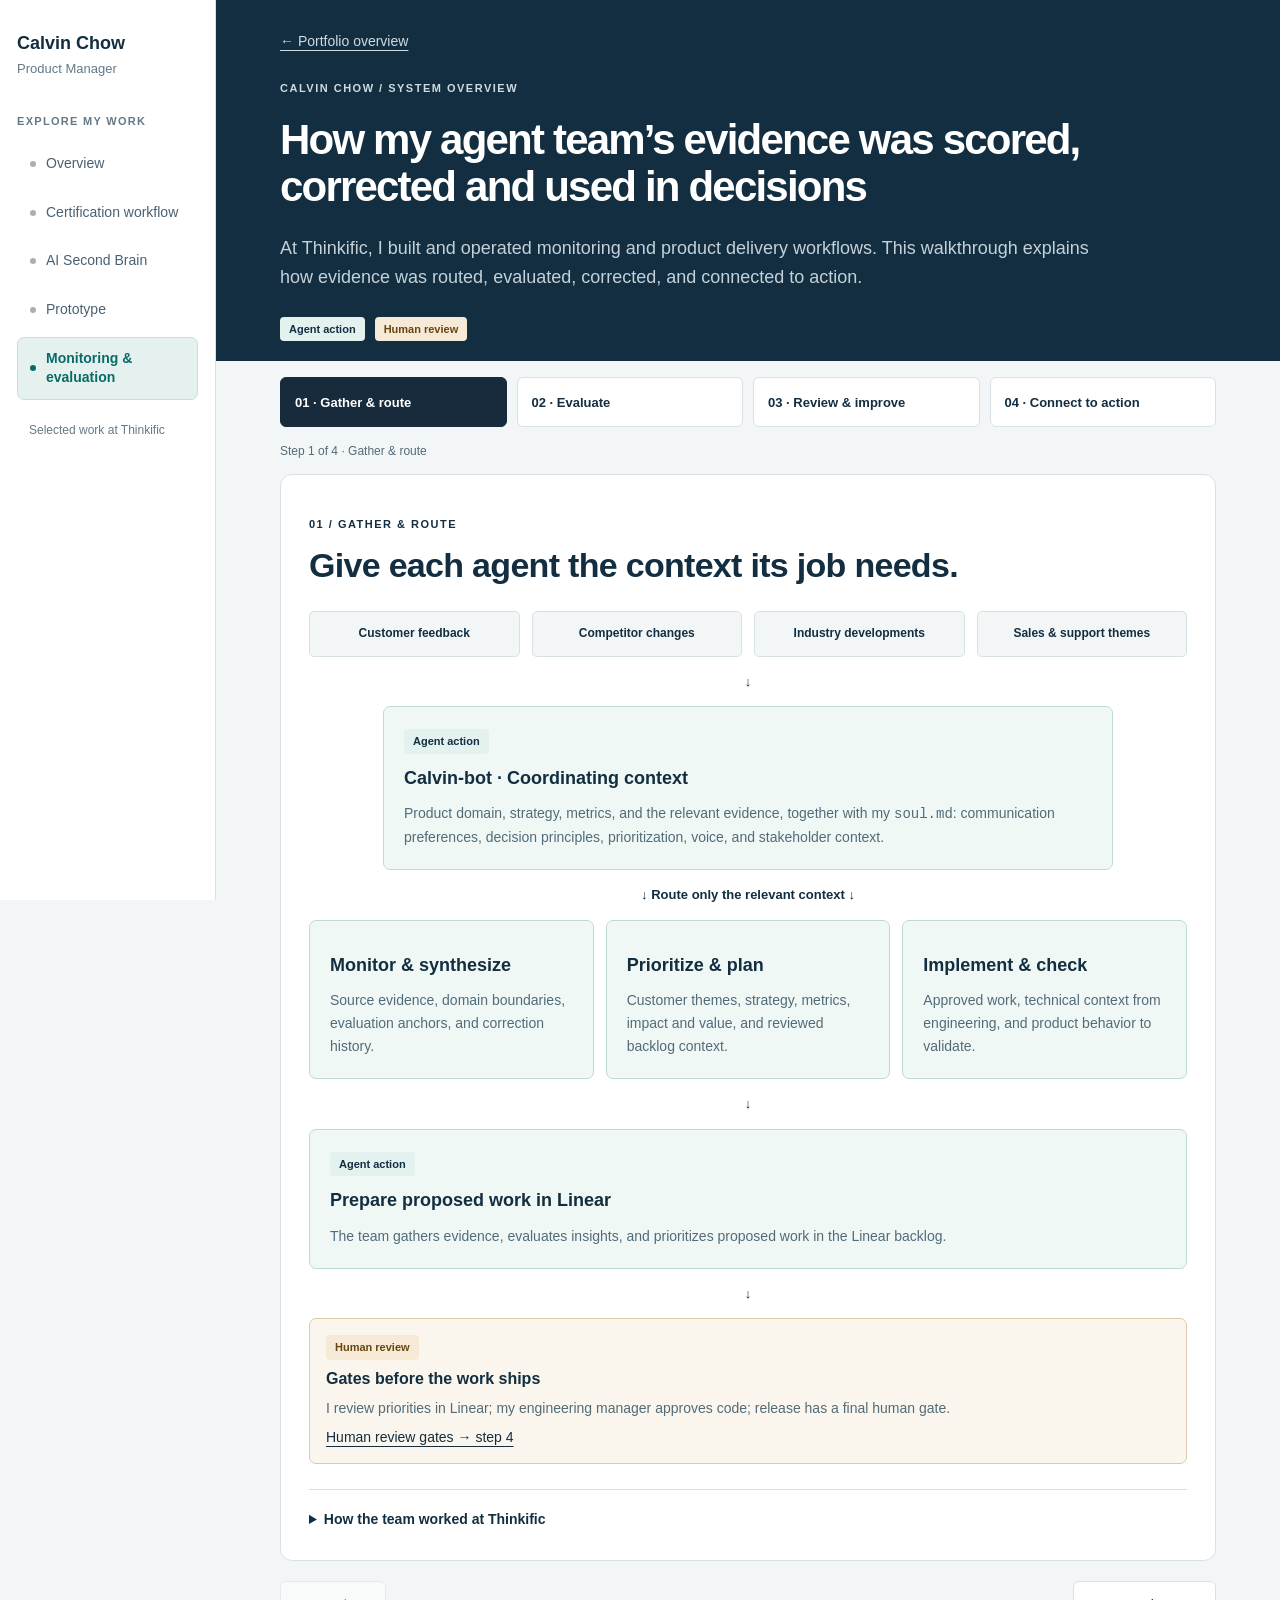
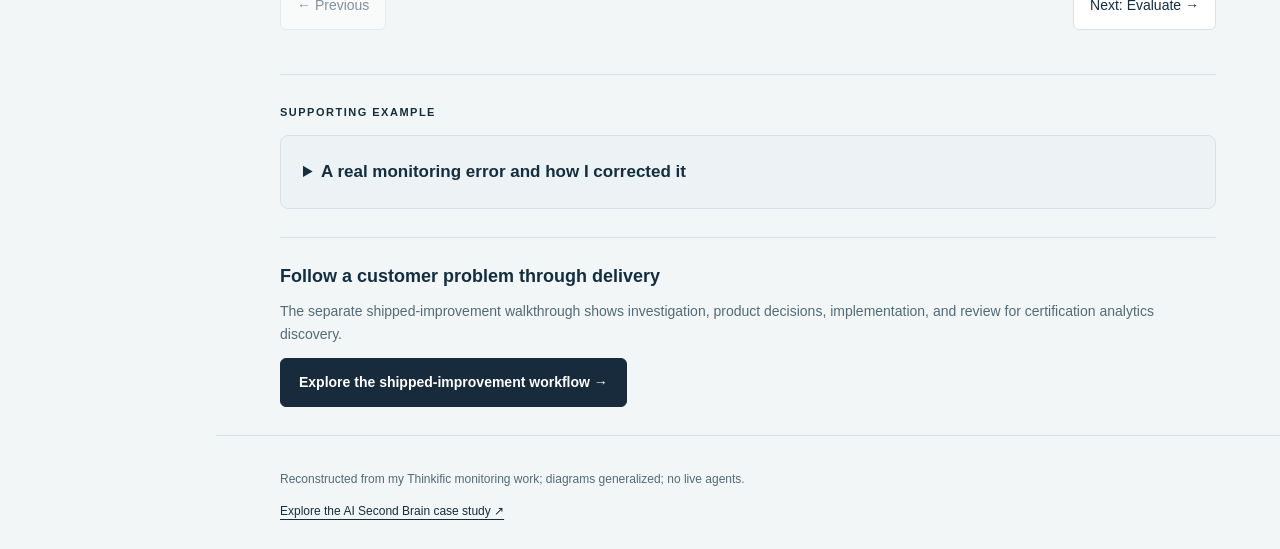
<file: system/index.html>
<!doctype html>
<html lang="en">
<head><meta charset="utf-8"><meta name="viewport" content="width=device-width,initial-scale=1"><meta name="description" content="How Calvin Chow coordinated monitoring agents, evaluated insights, and connected human-reviewed recommendations to product actions."><title>Monitoring, evaluation &amp; human judgment · Calvin Chow</title><link rel="stylesheet" href="../system.css?v=20261013-cta-gap"><script src="../system.js" defer></script><script defer src="../analytics.js"></script>
<link rel="stylesheet" href="../portfolio-navigation.css"></head>
<body class="portfolio-has-nav"><a class="portfolio-skip" href="#portfolio-page-start">Skip portfolio navigation</a><aside class="portfolio-rail" aria-label="Portfolio"><a class="portfolio-brand" href="/">Calvin Chow</a><span class="portfolio-role">Product Manager</span><p class="portfolio-nav-label">Explore my work</p><nav class="portfolio-nav" aria-label="Portfolio pages"><a href="/"><span class="portfolio-nav-dot" aria-hidden="true"></span>Overview</a><a href="/workflow/"><span class="portfolio-nav-dot" aria-hidden="true"></span>Certification workflow</a><a href="/pm-ai-second-brain/"><span class="portfolio-nav-dot" aria-hidden="true"></span>AI Second Brain</a><a href="/prototype/?view=overview"><span class="portfolio-nav-dot" aria-hidden="true"></span>Prototype</a><a href="/system/" aria-current="page"><span class="portfolio-nav-dot" aria-hidden="true"></span>Monitoring &amp; evaluation</a></nav><p class="portfolio-rail-note">Selected work at Thinkific</p></aside><details class="portfolio-mobile"><summary><span class="portfolio-mobile-identity">Calvin Chow<small>Portfolio · Monitoring &amp; evaluation</small></span></summary><nav class="portfolio-nav" aria-label="Portfolio pages"><a href="/"><span class="portfolio-nav-dot" aria-hidden="true"></span>Overview</a><a href="/workflow/"><span class="portfolio-nav-dot" aria-hidden="true"></span>Certification workflow</a><a href="/pm-ai-second-brain/"><span class="portfolio-nav-dot" aria-hidden="true"></span>AI Second Brain</a><a href="/prototype/?view=overview"><span class="portfolio-nav-dot" aria-hidden="true"></span>Prototype</a><a href="/system/" aria-current="page"><span class="portfolio-nav-dot" aria-hidden="true"></span>Monitoring &amp; evaluation</a></nav></details><div id="portfolio-page-start" tabindex="-1"></div><a class="skip" href="#walkthrough">Skip to walkthrough</a>
<header><div class="wrap"><a class="back" href="../">← Portfolio overview</a><p class="eyebrow">Calvin Chow / System overview</p><h1>How my agent team’s evidence was scored, corrected and used in decisions</h1><p class="deck">At Thinkific, I built and operated monitoring and product delivery workflows. This walkthrough explains how evidence was routed, evaluated, corrected, and connected to action.</p><div class="legend"><span class="badge agent">Agent action</span><span class="badge human">Human review</span></div></div></header>
<main class="wrap" id="walkthrough">
<nav class="steps" aria-label="Walkthrough steps">
<button type="button" data-step="0" aria-pressed="true" aria-controls="gather">01 · Gather &amp; route</button>
<button type="button" data-step="1" aria-pressed="false" aria-controls="evaluate">02 · Evaluate</button>
<button type="button" data-step="2" aria-pressed="false" aria-controls="review">03 · Review &amp; improve</button>
<button type="button" data-step="3" aria-pressed="false" aria-controls="receipt">04 · Connect to action</button>
</nav>
<p class="progress" id="progress" aria-live="polite">Step 1 of 4 · Gather &amp; route</p>
<section id="gather" class="panel" aria-labelledby="gather-title">
<p class="eyebrow">01 / Gather &amp; route</p><h2 id="gather-title">Give each agent the context its job needs.</h2>
<div class="architecture" aria-label="Evidence flows to a broad coordinating context and focused specialist context, with Calvin reviewing consequential decisions.">
<div class="source-row"><span>Customer feedback</span><span>Competitor changes</span><span>Industry developments</span><span>Sales &amp; support themes</span></div>
<div class="connector" aria-hidden="true">↓</div>
<article class="agent-box coordinator"><span class="badge agent">Agent action</span><h3>Calvin-bot · Coordinating context</h3><p>Product domain, strategy, metrics, and the relevant evidence, together with my <code>soul.md</code>: communication preferences, decision principles, prioritization, voice, and stakeholder context.</p></article>
<div class="connector" aria-hidden="true">↓ Route only the relevant context ↓</div>
<div class="specialists"><article class="agent-box"><h3>Monitor &amp; synthesize</h3><p>Source evidence, domain boundaries, evaluation anchors, and correction history.</p></article><article class="agent-box"><h3>Prioritize &amp; plan</h3><p>Customer themes, strategy, metrics, impact and value, and reviewed backlog context.</p></article><article class="agent-box"><h3>Implement &amp; check</h3><p>Approved work, technical context from engineering, and product behavior to validate.</p></article></div>
<div class="connector" aria-hidden="true">↓</div><article class="agent-box"><span class="badge agent">Agent action</span><h3>Prepare proposed work in Linear</h3><p>The team gathers evidence, evaluates insights, and prioritizes proposed work in the Linear backlog.</p></article>
<div class="connector" aria-hidden="true">↓</div>
<article class="human-box compact-review"><span class="badge human">Human review</span><h3>Gates before the work ships</h3><p>I review priorities in Linear; my engineering manager approves code; release has a final human gate.</p><p class="review-jump"><a href="#receipt" data-goto-step="3">Human review gates → step 4</a></p></article></div>
<details><summary>How the team worked at Thinkific</summary><p>At Thinkific, I built and operated customer-feedback grouping and prioritization, competitive and industry monitoring, sales/support synthesis, and product delivery workflows. Alongside another PM leading AI experimentation, I tested, implemented, and shared these workflows.</p><p>Competitive monitoring covered credentialing, pricing, packaging, and monetization, with a daily digest and weekly brief. Specialist context was kept focused instead of giving every agent every memory.</p></details>

</section>
<section id="evaluate" class="panel" hidden aria-labelledby="evaluate-title">
<p class="eyebrow">02 / Evaluate</p><h2 id="evaluate-title">Scored on 4 dimensions against 15 hand-scored examples</h2><p class="lead">I manually scored 15 past competitive insights to establish anchors. Each dimension was scored separately: <strong>0 = fails</strong>, <strong>2 = partially meets</strong>, <strong>4 = strongly meets</strong>. Approval history was a separate routing signal, not an accuracy measure.</p>
<p class="lead">Real example: an agent read a competitor’s support-page update as a new, plan-exclusive launch. The page said neither. <a href="#supporting-example">See the correction ↓</a></p>
<div class="rubric"><article><h3>Accuracy</h3><p>Does the insight faithfully reflect its source evidence?</p></article><article><h3>Relevance</h3><p>Does it belong to the product domain and question being considered?</p></article><article><h3>Usefulness</h3><p>Does it help a product decision or a meaningful next step?</p></article><article><h3>Information gain</h3><p>Does it add something beyond what the system already knows?</p></article></div>

</section>
<section id="review" class="panel" hidden aria-labelledby="review-title">
<p class="eyebrow">03 / Review &amp; improve</p><h2 id="review-title">Make feedback specific enough to act on.</h2>
<div class="review-grid"><article class="human-box"><span class="badge human">Human review</span><h3>Give diagnostic feedback</h3><dl><dt>Failure reason</dt><dd>What went wrong?</dd><dt>Expected correction</dt><dd>What should change?</dd><dt>Affected component</dt><dd>Which role or part of the workflow needs the correction?</dd></dl></article><article class="agent-box"><span class="badge agent">Agent action</span><h3>Keep learning relevant to each role</h3><p>Reviewed corrections update the relevant specialist’s memory and instructions. Calvin-bot keeps the broader decision context.</p></article></div>
<h3 class="subheading">Check changes before relying on them</h3><ol class="checks"><li><strong>Reviewed memory updates</strong><p>I reviewed consequential updates before applying them to future work.</p></li><li><strong>Historical replay</strong><p>I replayed the existing memory queue to compare outputs before and after a consequential update.</p></li><li><strong>One-week parallel comparison</strong><p>New insights went through old and new evaluation approaches for a week so I could compare differences.</p></li><li><strong>Source sampling every two weeks</strong><p>Every two weeks, I manually sampled sources to check collection, evidence extraction, grouping, and scoring.</p></li></ol>

</section>
<section id="receipt" class="panel" hidden aria-labelledby="receipt-title">
<p class="eyebrow">04 / Connect to action</p><h2 id="receipt-title">Learn from what happened after approval.</h2><p class="lead">When an insight influenced product work, I kept a lightweight decision receipt linking the evidence to the decision, action, and observed outcome.</p>
<div class="receipt agent-box"><span class="badge agent">Agent record</span><h3>Keep the decision trail together</h3><ol><li><strong>Evidence</strong><p>Sources and the customer or business problem.</p></li><li><strong>Recommendation</strong><p>The proposed response and its reasoning.</p></li><li><strong>Human decision</strong><p>What I approved, changed, or declined, and why.</p></li><li><strong>Product action</strong><p>What was actually implemented.</p></li><li><strong>Observed outcome</strong><p>What happened, supported by evidence and its limits.</p></li></ol></div>
<p class="lead">The receipt feeds relevant outcomes back to the coordinating and specialist agents, so they can learn beyond whether a suggestion was approved.</p>
<div class="human-box"><span class="badge human">Human review</span><h3>Review the work before it ships</h3><p>I review priorities in Linear and validate product behavior; my engineering manager approves code; release has a final human gate.</p></div>
</section>
<div class="navigation"><button type="button" id="previous" disabled>← Previous</button><button type="button" id="next">Next: Evaluate →</button></div>
<section class="supporting-example" id="supporting-example" aria-labelledby="supporting-example-label"><p class="eyebrow" id="supporting-example-label">Supporting example</p>
<details class="case-study"><summary>A real monitoring error and how I corrected it</summary><p class="case-note">Reconstructed from a competitor-monitoring incident at Thinkific; wording is paraphrased.</p><h3>The signal</h3><p>A competitor changed its certification analytics support page. It described analytics exports across plans, with capabilities depending on plan level, and still did not fully support direct API integration with customers’ custom data warehouses.</p><h3>The agent’s interpretation</h3><p>Certification analytics access, exports, and warehouse integrations were all new and exclusive to the competitor’s Plus-equivalent plan.</p><h3>The correction</h3><p>The page did not establish that launch or exclusivity. Analytics access, plan-dependent exports, and warehouse integration needed to be evaluated separately, with the integration limitation preserved.</p><h3>Why it mattered</h3><p>A relevant competitive signal can still be inaccurate. Checking the source exposed an unsupported premise for a product or packaging response.</p></details>
</section>
<div class="delivery-link"><h3>Follow a customer problem through delivery</h3><p>The separate shipped-improvement walkthrough shows investigation, product decisions, implementation, and review for certification analytics discovery.</p><a class="cta" href="../workflow/">Explore the shipped-improvement workflow →</a></div>

</main><footer class="wrap"><p>Reconstructed from my Thinkific monitoring work; diagrams generalized; no live agents.</p><a href="/pm-ai-second-brain/">Explore the AI Second Brain case study ↗</a></footer></body></html>
</file>
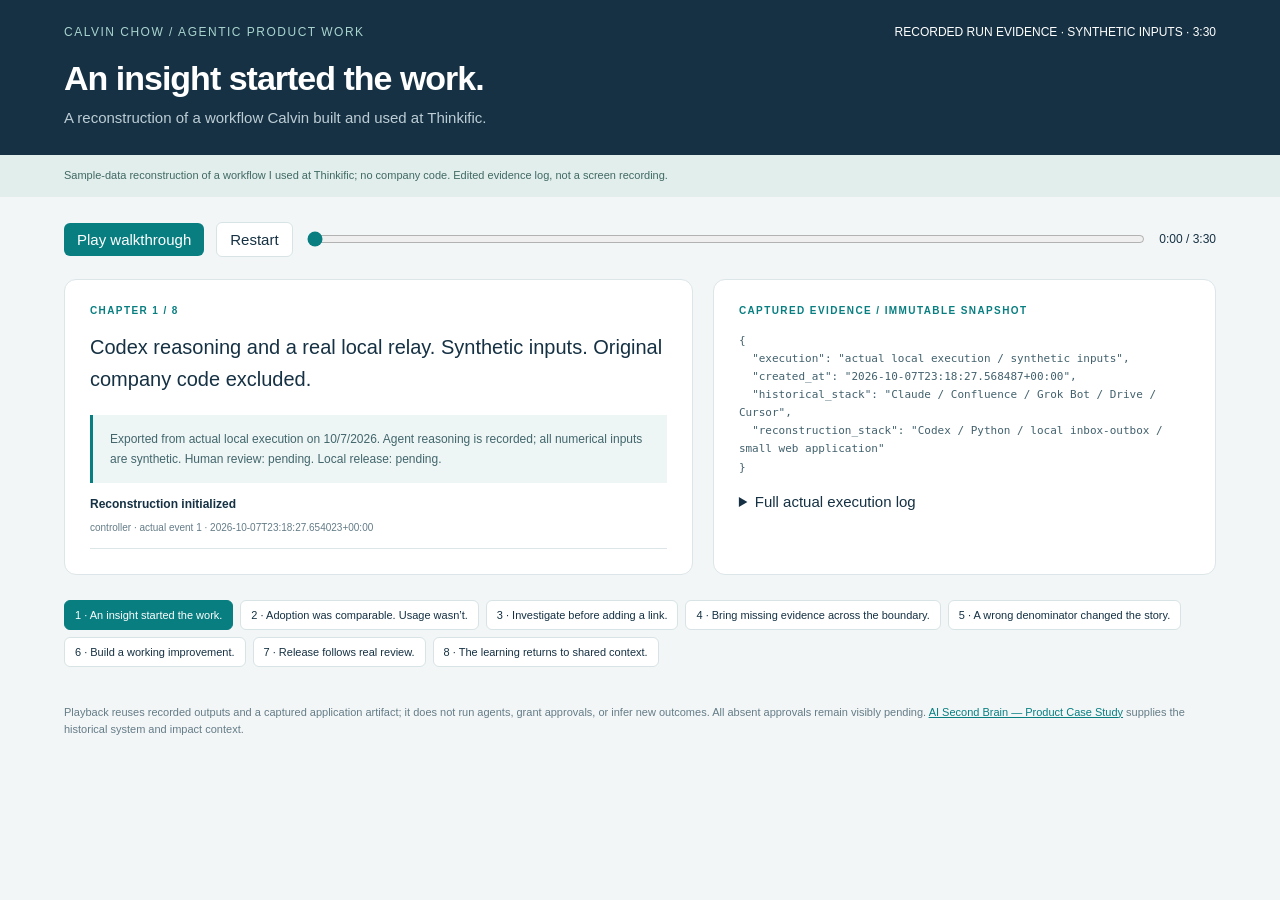
<file: walkthrough/index.html>
<!doctype html><html lang="en"><head><meta charset="utf-8"><meta name="viewport" content="width=device-width,initial-scale=1"><title>Calvin Chow · Recorded workflow walkthrough</title><style>
*{box-sizing:border-box}body{margin:0;background:#f3f6f7;color:#153143;font:15px -apple-system,BlinkMacSystemFont,"Segoe UI",sans-serif}header{background:#153143;color:white;padding:25px 5vw}.top{display:flex;justify-content:space-between;gap:15px;align-items:center;font-size:12px}.top span{letter-spacing:1.5px;text-transform:uppercase;color:#a9d4cf}h1{font-size:34px;font-weight:650;letter-spacing:-1px;margin:20px 0 8px}.sub{color:#bdcdd6;font-size:15px;line-height:1.6}.disclosure{background:#e1eeeb;padding:12px 5vw;font-size:11px;line-height:1.6;color:#416964}main{max-width:1450px;padding:25px 5vw;margin:auto}.controls{display:flex;gap:12px;align-items:center;margin-bottom:22px}button{font:inherit;border:1px solid #d7e3e5;background:white;border-radius:6px;padding:8px 13px;cursor:pointer;color:#153143}button:focus-visible{outline:3px solid #e8b049;outline-offset:2px}#play{background:#087e81;color:white;border:0}input{flex:1;accent-color:#087e81}.time{font-variant-numeric:tabular-nums;font-size:12px;white-space:nowrap}.body{display:grid;grid-template-columns:1.25fr 1fr;gap:20px}.panel{padding:25px;background:white;border:1px solid #dce5e8;border-radius:12px}.eyebrow{font-size:10px;letter-spacing:1.4px;text-transform:uppercase;color:#087e81;font-weight:700}.takeaway{font-size:20px;line-height:1.6;margin:15px 0 20px}.note{border-left:3px solid #087e81;background:#eef6f5;padding:14px 17px;font-size:12px;line-height:1.7;color:#42666c}.events{font-size:12px;line-height:1.6}.event{padding:12px 0;border-bottom:1px solid #dce5e8}.event small{display:block;color:#647c87;font-size:10px;margin-top:5px}pre{font:11px/1.65 ui-monospace,SFMono-Regular,monospace;white-space:pre-wrap;word-break:break-word;color:#42616d;max-height:420px;overflow:auto;margin:16px 0}.chapter-list{display:flex;flex-wrap:wrap;gap:7px;margin-top:25px}.chapter-list button{font-size:11px;padding:8px 10px}.chapter-list button.active{background:#087e81;color:#fff;border-color:#087e81}iframe{width:100%;height:500px;border:1px solid #dce5e8;border-radius:8px;margin-top:15px}a{color:#087e81}footer{padding:12px 5vw 25px;color:#647c87;font-size:11px;line-height:1.6}@media(max-width:900px){.body{grid-template-columns:1fr}h1{font-size:27px}.top{align-items:flex-start;flex-direction:column}.controls{flex-wrap:wrap}.takeaway{font-size:17px}}
</style><script defer src="../analytics.js"></script>
</head><body><header><div class="top"><span>Calvin Chow / Agentic product work</span><div>RECORDED RUN EVIDENCE · SYNTHETIC INPUTS · 3:30</div></div><h1 id="title"></h1><div class="sub" id="subtitle"></div></header><div class="disclosure">Sample-data reconstruction of a workflow I used at Thinkific; no company code. Edited evidence log, not a screen recording.</div><main><div class="controls"><button id="play">Play walkthrough</button><button id="restart">Restart</button><input id="seek" aria-label="Walkthrough position" type="range" min="0" max="210" value="0" step="1"><span class="time" id="time">0:00 / 3:30</span></div><div class="body"><section class="panel"><div class="eyebrow" id="chapter-label"></div><div class="takeaway" id="takeaway"></div><div class="note" id="note"></div><div class="events" id="events"></div><div id="application"></div></section><section class="panel"><div class="eyebrow">Captured evidence / immutable snapshot</div><pre id="evidence"></pre><details><summary>Full actual execution log</summary><pre id="full-log"></pre></details></section></div><div class="chapter-list" id="chapters"></div></main><footer>Playback reuses recorded outputs and a captured application artifact; it does not run agents, grant approvals, or infer new outcomes. All absent approvals remain visibly pending. <a href="https://calvin-chow-pm.github.io/pm-ai-second-brain/">AI Second Brain — Product Case Study</a> supplies the historical system and impact context.</footer><script>
const recording={"chapters": [{"duration": 15, "title": "An insight started the work.", "subtitle": "A reconstruction of a workflow Calvin built and used at Thinkific.", "takeaway": "Codex reasoning and a real local relay. Synthetic inputs. Original company code excluded.", "evidence": {"execution": "actual local execution / synthetic inputs", "created_at": "2026-10-07T23:18:27.568487+00:00", "historical_stack": "Claude / Confluence / Grok Bot / Drive / Cursor", "reconstruction_stack": "Codex / Python / local inbox-outbox / small web application"}, "events": [{"id": 1, "at": "2026-10-07T23:18:27.654023+00:00", "phase": "ready", "actor": "controller", "title": "Reconstruction initialized", "evidence": {"synthetic": true, "human_approvals": "Not yet supplied; never simulated in this run."}}]}, {"duration": 30, "title": "Adoption was comparable. Usage wasn’t.", "subtitle": "The problem came before the placement question.", "takeaway": "Certification dashboard access: 22 / 100 active admins. Action reach: 14 / 100. All values are synthetic.", "evidence": {"source": "synthetic usage.csv", "source_sha256": "3e64e87d3f4b4fb67fa742912d5d47fda382e8a4f0540f06e4c1e58f9fa3da48", "rows": [{"product": "certifications", "eligible_admins": 120, "active_product_admins": 100, "dashboard_visitors": 22, "dashboard_actions": 14, "period_days": 28, "adoption": 0.8333, "access": 0.22, "engagement": 0.14}, {"product": "courses", "eligible_admins": 120, "active_product_admins": 102, "dashboard_visitors": 61, "dashboard_actions": 44, "period_days": 28, "adoption": 0.85, "access": 0.598, "engagement": 0.4314}, {"product": "communities", "eligible_admins": 120, "active_product_admins": 98, "dashboard_visitors": 57, "dashboard_actions": 40, "period_days": 28, "adoption": 0.8167, "access": 0.5816, "engagement": 0.4082}], "definitions": {"adoption": "Unique active product admins / eligible admins", "access": "Unique dashboard visitors / active product admins", "engagement": "Unique admins taking at least one dashboard action / active product admins", "window": "Same 28-day window; matched synthetic admin populations. Each row is a distinct product cohort, not randomized treatment."}, "observation": "Certification adoption is comparable, but dashboard access and meaningful usage are lower.", "hypothesis": "A link at the right workflow step may improve discovery. The data does not prove the cause or the effect of a CTA.", "claim_boundary": "All values are synthetic. No historical dashboard-access or CTA-uplift metrics are asserted."}, "events": [{"id": 2, "at": "2026-10-07T23:18:27.735494+00:00", "phase": "insight", "actor": "authoritative-analysis-worker", "title": "Usage insight precedes the placement question", "evidence": {"source": "synthetic usage.csv", "source_sha256": "3e64e87d3f4b4fb67fa742912d5d47fda382e8a4f0540f06e4c1e58f9fa3da48", "rows": [{"product": "certifications", "eligible_admins": 120, "active_product_admins": 100, "dashboard_visitors": 22, "dashboard_actions": 14, "period_days": 28, "adoption": 0.8333, "access": 0.22, "engagement": 0.14}, {"product": "courses", "eligible_admins": 120, "active_product_admins": 102, "dashboard_visitors": 61, "dashboard_actions": 44, "period_days": 28, "adoption": 0.85, "access": 0.598, "engagement": 0.4314}, {"product": "communities", "eligible_admins": 120, "active_product_admins": 98, "dashboard_visitors": 57, "dashboard_actions": 40, "period_days": 28, "adoption": 0.8167, "access": 0.5816, "engagement": 0.4082}], "definitions": {"adoption": "Unique active product admins / eligible admins", "access": "Unique dashboard visitors / active product admins", "engagement": "Unique admins taking at least one dashboard action / active product admins", "window": "Same 28-day window; matched synthetic admin populations. Each row is a distinct product cohort, not randomized treatment."}, "observation": "Certification adoption is comparable, but dashboard access and meaningful usage are lower.", "hypothesis": "A link at the right workflow step may improve discovery. The data does not prove the cause or the effect of a CTA.", "claim_boundary": "All values are synthetic. No historical dashboard-access or CTA-uplift metrics are asserted."}}]}, {"duration": 30, "title": "Investigate before adding a link.", "subtitle": "Strategy and challenger contributions came from real Codex work.", "takeaway": "Discoverability, task timing, report value and permissions remain competing explanations.", "evidence": {"proposals": [{"role": "challenger", "source": "codex-session", "submitted_at": "2026-10-07T23:20:13.873592+00:00", "provenance": "Real Codex analysis of exported synthetic evidence; not historical reasoning.", "observations": ["Validator corrected a deliberately seeded denominator mismatch: overview 71/155 exposed active admins (45.8%); within-item 49/175 (28.0%).", "Matched denominators make the comparison interpretable; they do not make distinct cohorts comparable treatments."], "hypotheses": ["Low discovery may explain lower certification dashboard access.", "Lower dashboard value, less frequent reporting needs, or access friction may also explain it; adoption parity does not eliminate these."], "alternatives": ["Test an overview CTA and inspect meaningful dashboard actions, not clicks alone.", "If more visits do not translate into useful actions, investigate dashboard relevance and task completion before adding more links."], "recommendation": "Treat overview placement as a low-cost hypothesis test, not a causal conclusion. Cross-product association and three fictional feedback notes support exploration, not a proven winner. Keep the within-program option available for focused investigation."}, {"role": "strategy", "source": "codex-session", "submitted_at": "2026-10-07T23:18:56.923107+00:00", "provenance": "Real Codex analysis of exported synthetic evidence; this is not a record of historical Thinkific reasoning.", "observations": ["Within the same 28-day window, certification product adoption is 100/120 (83.3%), compared with courses 102/120 (85.0%) and communities 98/120 (81.7%).", "Certification dashboard access is 22/100 active admins (22.0%), versus courses 61/102 (59.8%) and communities 57/98 (58.2%). Dashboard action reach is 14/100 (14.0%), versus 44/102 (43.1%) and 40/98 (40.8%).", "Synthetic feedback describes overview-based triage, comparison across programs, and separate focused editing tasks. Three fictional notes cannot establish representativeness.", "Distinct product cohorts are not a randomized comparison; comparable adoption does not establish comparable reporting need."], "hypotheses": ["Discoverability: admins may not encounter the reporting entry point during their usual certification workflow.", "Workflow timing: an overview supports monitoring and comparison; a program editor may interrupt settings work.", "Alternative explanation: certification reporting may provide less useful information, serve a less frequent task, have unfamiliar terminology, or face access or performance friction. The current export cannot distinguish these."], "alternatives": ["Overview-level Analytics CTA: supports cross-program monitoring and comparison; risk is insufficient visibility for admins entering directly into a program.", "Program-level Analytics CTA with program filter: supports focused investigation; risk is adding an action during settings work and obscuring cross-program comparison.", "Retain placement and improve report value, terminology, or access: appropriate if follow-up evidence identifies those issues; current evidence is insufficient to prioritize it."], "recommendation": "Investigate contextual discoverability as a low-effort test, with overview placement as a provisional candidate based on the synthetic feedback. Request comparison of existing dashboard links by placement using consistent exposure denominators before finalizing design. Track CTA exposure, click-through among exposed admins, unique dashboard access and meaningful actions among active certification admins, alongside task completion and accidental navigation. Do not assert causation or measured uplift."}]}, "events": [{"id": 3, "at": "2026-10-07T23:18:56.923877+00:00", "phase": "exploration", "actor": "strategy", "title": "Strategy contribution captured", "evidence": {"role": "strategy", "source": "codex-session", "submitted_at": "2026-10-07T23:18:56.923107+00:00", "provenance": "Real Codex analysis of exported synthetic evidence; this is not a record of historical Thinkific reasoning.", "observations": ["Within the same 28-day window, certification product adoption is 100/120 (83.3%), compared with courses 102/120 (85.0%) and communities 98/120 (81.7%).", "Certification dashboard access is 22/100 active admins (22.0%), versus courses 61/102 (59.8%) and communities 57/98 (58.2%). Dashboard action reach is 14/100 (14.0%), versus 44/102 (43.1%) and 40/98 (40.8%).", "Synthetic feedback describes overview-based triage, comparison across programs, and separate focused editing tasks. Three fictional notes cannot establish representativeness.", "Distinct product cohorts are not a randomized comparison; comparable adoption does not establish comparable reporting need."], "hypotheses": ["Discoverability: admins may not encounter the reporting entry point during their usual certification workflow.", "Workflow timing: an overview supports monitoring and comparison; a program editor may interrupt settings work.", "Alternative explanation: certification reporting may provide less useful information, serve a less frequent task, have unfamiliar terminology, or face access or performance friction. The current export cannot distinguish these."], "alternatives": ["Overview-level Analytics CTA: supports cross-program monitoring and comparison; risk is insufficient visibility for admins entering directly into a program.", "Program-level Analytics CTA with program filter: supports focused investigation; risk is adding an action during settings work and obscuring cross-program comparison.", "Retain placement and improve report value, terminology, or access: appropriate if follow-up evidence identifies those issues; current evidence is insufficient to prioritize it."], "recommendation": "Investigate contextual discoverability as a low-effort test, with overview placement as a provisional candidate based on the synthetic feedback. Request comparison of existing dashboard links by placement using consistent exposure denominators before finalizing design. Track CTA exposure, click-through among exposed admins, unique dashboard access and meaningful actions among active certification admins, alongside task completion and accidental navigation. Do not assert causation or measured uplift."}}, {"id": 8, "at": "2026-10-07T23:20:13.874282+00:00", "phase": "exploration", "actor": "challenger", "title": "Challenger contribution captured", "evidence": {"role": "challenger", "source": "codex-session", "submitted_at": "2026-10-07T23:20:13.873592+00:00", "provenance": "Real Codex analysis of exported synthetic evidence; not historical reasoning.", "observations": ["Validator corrected a deliberately seeded denominator mismatch: overview 71/155 exposed active admins (45.8%); within-item 49/175 (28.0%).", "Matched denominators make the comparison interpretable; they do not make distinct cohorts comparable treatments."], "hypotheses": ["Low discovery may explain lower certification dashboard access.", "Lower dashboard value, less frequent reporting needs, or access friction may also explain it; adoption parity does not eliminate these."], "alternatives": ["Test an overview CTA and inspect meaningful dashboard actions, not clicks alone.", "If more visits do not translate into useful actions, investigate dashboard relevance and task completion before adding more links."], "recommendation": "Treat overview placement as a low-cost hypothesis test, not a causal conclusion. Cross-product association and three fictional feedback notes support exploration, not a proven winner. Keep the within-program option available for focused investigation."}}, {"id": 9, "at": "2026-10-07T23:20:19.180429+00:00", "phase": "exploration", "actor": "design", "title": "Design contribution captured", "evidence": {"role": "design", "source": "codex-session", "submitted_at": "2026-10-07T23:20:19.179873+00:00", "provenance": "Real Codex design recommendation based on validated synthetic evidence; requires human decision.", "observations": ["Synthetic task evidence favors overview-based monitoring and cross-program comparison.", "Validated cross-product overview click-through is higher, but selection and workflow differences remain."], "alternatives": ["Overview: show a visible View certification analytics link beside the program-list heading; open all-program analytics. Fits monitoring and comparison.", "Within-program: show View analytics for this program; preserve the selected program filter. Fits focused investigation but may distract during editing."], "recommendation": "Recommend an overview-level View certification analytics link for this demonstration, pending human approval. Use semantic link navigation, visible keyboard focus, descriptive accessible text, and an Analytics heading with explicit All programs scope. Retain a Back to certifications link. Record CTA exposure and click with placement and scope; measure unique clickers/exposed active admins plus dashboard visitors and meaningful-action admins/active certification admins over the same 28-day window. Check editing-task completion and accidental navigation as guardrails. A click alone does not demonstrate customer value; no uplift is asserted.", "hypotheses": ["A visible entry point at the overview monitoring step may improve discovery without interrupting program editing. Its effect remains unmeasured."]}}]}, {"duration": 30, "title": "Bring missing evidence across the boundary.", "subtitle": "Request → trusted analysis worker → response → notification.", "takeaway": "The scoped agent tools cannot query raw data. The worker returns aggregate placement evidence through the relay.", "evidence": {"relay_events": [{"id": 4, "at": "2026-10-07T23:19:00.384797+00:00", "phase": "request", "actor": "strategy", "title": "Missing evidence requested through _outbox", "evidence": {"id": "placement-001", "operation": "link_usage", "requested_at": "2026-10-07T23:19:00.384252+00:00", "question": "How do contextual dashboard links perform on overview versus within-item pages in other product areas?", "status": "pending", "provenance": "Reconstruction request; fixed aggregate operation."}}, {"id": 5, "at": "2026-10-07T23:19:48.909964+00:00", "phase": "response", "actor": "authoritative-analysis-worker", "title": "Analysis returned through _inbox", "evidence": {"id": "placement-001", "request_sha256": "31abaada8c1348facd2fed62ad59570e3c2d65e5ab0372a8dfca1b0b3c737e08", "completed_at": "2026-10-07T23:19:48.909165+00:00", "source": "synthetic link_usage.csv", "source_sha256": "d3f630c16017116bcdc715012b6040a690a15e2dfd53061a906ee1857c4fe754", "window_days": 28, "rows": [{"product": "courses", "placement": "overview", "exposed_active_admins": 80, "unique_clickers": 38, "period_days": 28}, {"product": "courses", "placement": "within_item", "exposed_active_admins": 90, "unique_clickers": 25, "period_days": 28}, {"product": "communities", "placement": "overview", "exposed_active_admins": 75, "unique_clickers": 33, "period_days": 28}, {"product": "communities", "placement": "within_item", "exposed_active_admins": 85, "unique_clickers": 24, "period_days": 28}], "aggregates": [{"placement": "overview", "unique_clickers": 71, "exposed_active_admins": 155, "rate": 0.4581}, {"placement": "within_item", "unique_clickers": 49, "exposed_active_admins": 175, "rate": 0.28}], "population": "Distinct product cohorts; pooled numerator and exposure denominator. Admins are unique within each row. Not a randomized placement experiment.", "seeded_failure": {"label": "Deliberately seeded demonstration failure, not a historical incident", "claim": "Overview links: 29.6%; within-item links: 28.0% — little difference.", "overview_denominator": "240 eligible admins (wrong population)", "within_item_denominator": "175 exposed active admins", "reported_overview_rate": 0.2958, "reported_within_item_rate": 0.28}, "limitation": "Cross-product associations inform a hypothesis; placement, audience, and workflow differences may explain results."}}, {"id": 6, "at": "2026-10-07T23:19:49.014189+00:00", "phase": "notification", "actor": "data-agent", "title": "Group notified: requested analysis has arrived", "evidence": {"id": "placement-001", "response_source": "synthetic link_usage.csv", "status": "arrived"}}], "pending_requests": []}, "events": [{"id": 4, "at": "2026-10-07T23:19:00.384797+00:00", "phase": "request", "actor": "strategy", "title": "Missing evidence requested through _outbox", "evidence": {"id": "placement-001", "operation": "link_usage", "requested_at": "2026-10-07T23:19:00.384252+00:00", "question": "How do contextual dashboard links perform on overview versus within-item pages in other product areas?", "status": "pending", "provenance": "Reconstruction request; fixed aggregate operation."}}, {"id": 5, "at": "2026-10-07T23:19:48.909964+00:00", "phase": "response", "actor": "authoritative-analysis-worker", "title": "Analysis returned through _inbox", "evidence": {"id": "placement-001", "request_sha256": "31abaada8c1348facd2fed62ad59570e3c2d65e5ab0372a8dfca1b0b3c737e08", "completed_at": "2026-10-07T23:19:48.909165+00:00", "source": "synthetic link_usage.csv", "source_sha256": "d3f630c16017116bcdc715012b6040a690a15e2dfd53061a906ee1857c4fe754", "window_days": 28, "rows": [{"product": "courses", "placement": "overview", "exposed_active_admins": 80, "unique_clickers": 38, "period_days": 28}, {"product": "courses", "placement": "within_item", "exposed_active_admins": 90, "unique_clickers": 25, "period_days": 28}, {"product": "communities", "placement": "overview", "exposed_active_admins": 75, "unique_clickers": 33, "period_days": 28}, {"product": "communities", "placement": "within_item", "exposed_active_admins": 85, "unique_clickers": 24, "period_days": 28}], "aggregates": [{"placement": "overview", "unique_clickers": 71, "exposed_active_admins": 155, "rate": 0.4581}, {"placement": "within_item", "unique_clickers": 49, "exposed_active_admins": 175, "rate": 0.28}], "population": "Distinct product cohorts; pooled numerator and exposure denominator. Admins are unique within each row. Not a randomized placement experiment.", "seeded_failure": {"label": "Deliberately seeded demonstration failure, not a historical incident", "claim": "Overview links: 29.6%; within-item links: 28.0% — little difference.", "overview_denominator": "240 eligible admins (wrong population)", "within_item_denominator": "175 exposed active admins", "reported_overview_rate": 0.2958, "reported_within_item_rate": 0.28}, "limitation": "Cross-product associations inform a hypothesis; placement, audience, and workflow differences may explain results."}}, {"id": 6, "at": "2026-10-07T23:19:49.014189+00:00", "phase": "notification", "actor": "data-agent", "title": "Group notified: requested analysis has arrived", "evidence": {"id": "placement-001", "response_source": "synthetic link_usage.csv", "status": "arrived"}}]}, {"duration": 30, "title": "A wrong denominator changed the story.", "subtitle": "A deliberately seeded demonstration failure, not a historical incident.", "takeaway": "29.6% used eligible admins. Corrected overview click-through is 45.8% of exposed admins, versus 28.0% within-item. Association is not causation.", "evidence": {"validation": {"seeded_failure_detected": true, "reason": "Overview used eligible admins while within-item used exposed active admins. Compare like denominators.", "corrected": {"overview": {"placement": "overview", "unique_clickers": 71, "exposed_active_admins": 155, "rate": 0.4581}, "within_item": {"placement": "within_item", "unique_clickers": 49, "exposed_active_admins": 175, "rate": 0.28}}, "reconsideration": "Overview remains a useful candidate, not a proven winner: selection and context differ. Combine with workflow evidence, then measure the shipped CTA.", "synthetic": true}, "placement": "overview", "rationale": "Add an explicit View certification analytics link beside the program-list heading, opening all-program analytics. The corrected comparison and synthetic workflow notes support testing it; selection effects and dashboard value remain alternative explanations.", "design": [{"role": "design", "source": "codex-session", "submitted_at": "2026-10-07T23:20:19.179873+00:00", "provenance": "Real Codex design recommendation based on validated synthetic evidence; requires human decision.", "observations": ["Synthetic task evidence favors overview-based monitoring and cross-program comparison.", "Validated cross-product overview click-through is higher, but selection and workflow differences remain."], "alternatives": ["Overview: show a visible View certification analytics link beside the program-list heading; open all-program analytics. Fits monitoring and comparison.", "Within-program: show View analytics for this program; preserve the selected program filter. Fits focused investigation but may distract during editing."], "recommendation": "Recommend an overview-level View certification analytics link for this demonstration, pending human approval. Use semantic link navigation, visible keyboard focus, descriptive accessible text, and an Analytics heading with explicit All programs scope. Retain a Back to certifications link. Record CTA exposure and click with placement and scope; measure unique clickers/exposed active admins plus dashboard visitors and meaningful-action admins/active certification admins over the same 28-day window. Check editing-task completion and accidental navigation as guardrails. A click alone does not demonstrate customer value; no uplift is asserted.", "hypotheses": ["A visible entry point at the overview monitoring step may improve discovery without interrupting program editing. Its effect remains unmeasured."]}]}, "events": [{"id": 7, "at": "2026-10-07T23:19:49.016093+00:00", "phase": "validation", "actor": "validator", "title": "Mismatched denominators detected and corrected", "evidence": {"seeded_failure_detected": true, "reason": "Overview used eligible admins while within-item used exposed active admins. Compare like denominators.", "corrected": {"overview": {"placement": "overview", "unique_clickers": 71, "exposed_active_admins": 155, "rate": 0.4581}, "within_item": {"placement": "within_item", "unique_clickers": 49, "exposed_active_admins": 175, "rate": 0.28}}, "reconsideration": "Overview remains a useful candidate, not a proven winner: selection and context differ. Combine with workflow evidence, then measure the shipped CTA.", "synthetic": true}}, {"id": 10, "at": "2026-10-07T23:22:34.481659+00:00", "phase": "decision", "actor": "Codex implementation default", "title": "Candidate placement selected; human review remains pending", "evidence": {"placement": "overview", "rationale": "Add an explicit View certification analytics link beside the program-list heading, opening all-program analytics. The corrected comparison and synthetic workflow notes support testing it; selection effects and dashboard value remain alternative explanations.", "approval": "This is an implementation choice, not Calvin's historical decision or manual approval."}}]}, {"duration": 35, "title": "Build a working improvement.", "subtitle": "A contextual analytics link beside the program-list heading.", "takeaway": "The link opens all-program analytics. HTTP, telemetry and JavaScript unit checks validate behavior; visual browser verification is unavailable.", "evidence": {"candidate_commit": "e7afc14d3b7dec2812beef215ae8ee547c066ea4", "qa": {"passed": true, "checks": [{"name": "Exactly one contextual CTA at selected placement", "passed": true}, {"name": "Destination serves analytics view and useful dashboard action", "passed": true}, {"name": "Overview does not impose a program filter; within-item preserves it", "passed": true}, {"name": "Baseline has no contextual CTA", "passed": true}, {"name": "Raw dataset route denied: /data/usage.csv", "passed": true}, {"name": "Raw dataset route denied: /../data/usage.csv", "passed": true}, {"name": "Raw dataset route denied: /api/raw-data", "passed": true}, {"name": "Event receiver stores QA-marked event separately from customer outcomes", "passed": true}, {"name": "Demo sample-data and outcome disclosures remain visible", "passed": true}], "sha256": "a968ffd27c468b3ea2ec2eeb43b73551a702df154172e758633797ca1e38b8ce", "at": "2026-10-09T02:55:29.773121+00:00", "scope": "Actual HTTP, HTML structure and event-receiver checks. No visual browser verification is claimed; these checks alone do not execute JavaScript.", "production": false}, "artifact": "Captured candidate application HTML is embedded in the playback; not a screenshot."}, "events": [{"id": 11, "at": "2026-10-07T23:22:34.690955+00:00", "phase": "build", "actor": "Codex engineering", "title": "Working CTA implemented on a local feature branch", "evidence": {"placement": "overview", "commit": "2a1e58f222a16712494b68546812c8fa6261a690", "sha256": "7247ecdee957f0b7dbbc3776dd90435bdd54fe4358b115fc0ae3442784231cb5", "method": "Actual generated application and Git commit; no Cursor or historical code execution claimed."}}, {"id": 12, "at": "2026-10-07T23:22:36.812566+00:00", "phase": "qa", "actor": "QA worker", "title": "Candidate checks completed", "evidence": {"passed": true, "checks": [{"name": "Exactly one contextual CTA at selected placement", "passed": true}, {"name": "Destination serves analytics view and useful dashboard action", "passed": true}, {"name": "Overview does not impose a program filter; within-item preserves it", "passed": true}, {"name": "Baseline has no contextual CTA", "passed": true}, {"name": "Raw dataset route denied: /data/usage.csv", "passed": true}, {"name": "Raw dataset route denied: /../data/usage.csv", "passed": true}, {"name": "Raw dataset route denied: /api/raw-data", "passed": true}, {"name": "Event receiver stores QA-marked event separately from customer outcomes", "passed": true}, {"name": "Reconstruction and synthetic labels remain visible", "passed": true}], "sha256": "7247ecdee957f0b7dbbc3776dd90435bdd54fe4358b115fc0ae3442784231cb5", "at": "2026-10-07T23:22:36.811700+00:00", "scope": "Actual HTTP, HTML structure and event-receiver checks. Browser interaction is recorded separately; these checks alone do not execute JavaScript.", "production": false}}, {"id": 15, "at": "2026-10-07T23:25:43.723213+00:00", "phase": "build", "actor": "Codex engineering", "title": "Working CTA implemented on a local feature branch", "evidence": {"placement": "overview", "commit": "d14df2a57eb05941a868563ded7a7ca326dd1167", "sha256": "1a5e4899da92d7485fc587951adf9497d92504c155ae3801db556d2df024959f", "method": "Actual generated application and Git commit; no Cursor or historical code execution claimed."}}, {"id": 16, "at": "2026-10-07T23:25:46.007347+00:00", "phase": "qa", "actor": "QA worker", "title": "Candidate checks completed", "evidence": {"passed": true, "checks": [{"name": "Exactly one contextual CTA at selected placement", "passed": true}, {"name": "Destination serves analytics view and useful dashboard action", "passed": true}, {"name": "Overview does not impose a program filter; within-item preserves it", "passed": true}, {"name": "Baseline has no contextual CTA", "passed": true}, {"name": "Raw dataset route denied: /data/usage.csv", "passed": true}, {"name": "Raw dataset route denied: /../data/usage.csv", "passed": true}, {"name": "Raw dataset route denied: /api/raw-data", "passed": true}, {"name": "Event receiver stores QA-marked event separately from customer outcomes", "passed": true}, {"name": "Reconstruction and synthetic labels remain visible", "passed": true}], "sha256": "1a5e4899da92d7485fc587951adf9497d92504c155ae3801db556d2df024959f", "at": "2026-10-07T23:25:46.006380+00:00", "scope": "Actual HTTP, HTML structure and event-receiver checks. No visual browser verification is claimed; these checks alone do not execute JavaScript.", "production": false}}, {"id": 19, "at": "2026-10-08T17:37:21.814510+00:00", "phase": "build", "actor": "Codex engineering", "title": "Working CTA implemented on a local feature branch", "evidence": {"placement": "overview", "commit": "ca97aad070aa909880f532ff017f2ce452c5d1d0", "sha256": "88dca3420a7dba2348b1a67a301a20a368536a04a01bed60207a070a8cb3d8dd", "method": "Actual generated application and Git commit; no Cursor or historical code execution claimed."}}, {"id": 20, "at": "2026-10-08T17:37:32.786946+00:00", "phase": "qa", "actor": "QA worker", "title": "Candidate checks completed", "evidence": {"passed": true, "checks": [{"name": "Exactly one contextual CTA at selected placement", "passed": true}, {"name": "Destination serves analytics view and useful dashboard action", "passed": true}, {"name": "Overview does not impose a program filter; within-item preserves it", "passed": true}, {"name": "Baseline has no contextual CTA", "passed": true}, {"name": "Raw dataset route denied: /data/usage.csv", "passed": true}, {"name": "Raw dataset route denied: /../data/usage.csv", "passed": true}, {"name": "Raw dataset route denied: /api/raw-data", "passed": true}, {"name": "Event receiver stores QA-marked event separately from customer outcomes", "passed": true}, {"name": "Reconstruction and synthetic labels remain visible", "passed": true}], "sha256": "88dca3420a7dba2348b1a67a301a20a368536a04a01bed60207a070a8cb3d8dd", "at": "2026-10-08T17:37:32.785593+00:00", "scope": "Actual HTTP, HTML structure and event-receiver checks. No visual browser verification is claimed; these checks alone do not execute JavaScript.", "production": false}}, {"id": 21, "at": "2026-10-08T17:38:30.526947+00:00", "phase": "build", "actor": "Codex engineering", "title": "Working CTA implemented on a local feature branch", "evidence": {"placement": "overview", "commit": "c16ae3b5337e7b9797eedf9fc414de6e6fe51ea9", "sha256": "cdd890f43969c450836550e522897011996d5f0a7e98f18b01ea3f6c4ba1f77b", "method": "Actual generated application and Git commit; no Cursor or historical code execution claimed."}}, {"id": 22, "at": "2026-10-08T17:38:41.364144+00:00", "phase": "qa", "actor": "QA worker", "title": "Candidate checks completed", "evidence": {"passed": true, "checks": [{"name": "Exactly one contextual CTA at selected placement", "passed": true}, {"name": "Destination serves analytics view and useful dashboard action", "passed": true}, {"name": "Overview does not impose a program filter; within-item preserves it", "passed": true}, {"name": "Baseline has no contextual CTA", "passed": true}, {"name": "Raw dataset route denied: /data/usage.csv", "passed": true}, {"name": "Raw dataset route denied: /../data/usage.csv", "passed": true}, {"name": "Raw dataset route denied: /api/raw-data", "passed": true}, {"name": "Event receiver stores QA-marked event separately from customer outcomes", "passed": true}, {"name": "Reconstruction and synthetic labels remain visible", "passed": true}], "sha256": "cdd890f43969c450836550e522897011996d5f0a7e98f18b01ea3f6c4ba1f77b", "at": "2026-10-08T17:38:41.362765+00:00", "scope": "Actual HTTP, HTML structure and event-receiver checks. No visual browser verification is claimed; these checks alone do not execute JavaScript.", "production": false}}, {"id": 23, "at": "2026-10-08T17:39:52.186565+00:00", "phase": "build", "actor": "Codex engineering", "title": "Working CTA implemented on a local feature branch", "evidence": {"placement": "overview", "commit": "4189480103740ee601f4f5de8c36ae39d3310cfe", "sha256": "967a82444dbee6717d94d0f06773fb510cc975970444a07ca6773199133bc7b4", "method": "Actual generated application and Git commit; no Cursor or historical code execution claimed."}}, {"id": 24, "at": "2026-10-08T17:39:54.672479+00:00", "phase": "qa", "actor": "QA worker", "title": "Candidate checks completed", "evidence": {"passed": true, "checks": [{"name": "Exactly one contextual CTA at selected placement", "passed": true}, {"name": "Destination serves analytics view and useful dashboard action", "passed": true}, {"name": "Overview does not impose a program filter; within-item preserves it", "passed": true}, {"name": "Baseline has no contextual CTA", "passed": true}, {"name": "Raw dataset route denied: /data/usage.csv", "passed": true}, {"name": "Raw dataset route denied: /../data/usage.csv", "passed": true}, {"name": "Raw dataset route denied: /api/raw-data", "passed": true}, {"name": "Event receiver stores QA-marked event separately from customer outcomes", "passed": true}, {"name": "Demo sample-data and outcome disclosures remain visible", "passed": true}], "sha256": "967a82444dbee6717d94d0f06773fb510cc975970444a07ca6773199133bc7b4", "at": "2026-10-08T17:39:54.670854+00:00", "scope": "Actual HTTP, HTML structure and event-receiver checks. No visual browser verification is claimed; these checks alone do not execute JavaScript.", "production": false}}, {"id": 25, "at": "2026-10-08T17:44:42.005477+00:00", "phase": "build", "actor": "Codex engineering", "title": "Working CTA implemented on a local feature branch", "evidence": {"placement": "overview", "commit": "7ffc18270c6af608249219bdb464b9e46f638954", "sha256": "43072e57723c88d6a38f4c227c13fc99c218614dfa25cd38340913607f4d02de", "method": "Actual generated application and Git commit; no Cursor or historical code execution claimed."}}, {"id": 26, "at": "2026-10-08T17:44:51.967080+00:00", "phase": "qa", "actor": "QA worker", "title": "Candidate checks completed", "evidence": {"passed": true, "checks": [{"name": "Exactly one contextual CTA at selected placement", "passed": true}, {"name": "Destination serves analytics view and useful dashboard action", "passed": true}, {"name": "Overview does not impose a program filter; within-item preserves it", "passed": true}, {"name": "Baseline has no contextual CTA", "passed": true}, {"name": "Raw dataset route denied: /data/usage.csv", "passed": true}, {"name": "Raw dataset route denied: /../data/usage.csv", "passed": true}, {"name": "Raw dataset route denied: /api/raw-data", "passed": true}, {"name": "Event receiver stores QA-marked event separately from customer outcomes", "passed": true}, {"name": "Demo sample-data and outcome disclosures remain visible", "passed": true}], "sha256": "43072e57723c88d6a38f4c227c13fc99c218614dfa25cd38340913607f4d02de", "at": "2026-10-08T17:44:51.965678+00:00", "scope": "Actual HTTP, HTML structure and event-receiver checks. No visual browser verification is claimed; these checks alone do not execute JavaScript.", "production": false}}, {"id": 27, "at": "2026-10-08T17:47:08.779110+00:00", "phase": "build", "actor": "Codex engineering", "title": "Working CTA implemented on a local feature branch", "evidence": {"placement": "overview", "commit": "6d6877a2902a27571b8e6613f39e1025860fd7fd", "sha256": "5ed939ca54e0f3d78e8d7c963ad728c2b93d2a904cbf42d696fd1197cc0b7458", "method": "Actual generated application and Git commit; no Cursor or historical code execution claimed."}}, {"id": 28, "at": "2026-10-08T17:47:28.374701+00:00", "phase": "qa", "actor": "QA worker", "title": "Candidate checks completed", "evidence": {"passed": true, "checks": [{"name": "Exactly one contextual CTA at selected placement", "passed": true}, {"name": "Destination serves analytics view and useful dashboard action", "passed": true}, {"name": "Overview does not impose a program filter; within-item preserves it", "passed": true}, {"name": "Baseline has no contextual CTA", "passed": true}, {"name": "Raw dataset route denied: /data/usage.csv", "passed": true}, {"name": "Raw dataset route denied: /../data/usage.csv", "passed": true}, {"name": "Raw dataset route denied: /api/raw-data", "passed": true}, {"name": "Event receiver stores QA-marked event separately from customer outcomes", "passed": true}, {"name": "Demo sample-data and outcome disclosures remain visible", "passed": true}], "sha256": "5ed939ca54e0f3d78e8d7c963ad728c2b93d2a904cbf42d696fd1197cc0b7458", "at": "2026-10-08T17:47:28.373064+00:00", "scope": "Actual HTTP, HTML structure and event-receiver checks. No visual browser verification is claimed; these checks alone do not execute JavaScript.", "production": false}}, {"id": 34, "at": "2026-10-09T01:41:51.283801+00:00", "phase": "build", "actor": "Codex engineering", "title": "Working CTA implemented on a local feature branch", "evidence": {"placement": "overview", "commit": "cc4fafff3232d24d7d86c533020b59e26c2fa846", "sha256": "95ed7c350b46f4e96b6c094ac93ff7ea90eab5f301f823308ce959c8a2479d2a", "method": "Actual generated application and Git commit; no Cursor or historical code execution claimed."}}, {"id": 35, "at": "2026-10-09T01:41:51.392042+00:00", "phase": "qa", "actor": "QA worker", "title": "Candidate checks completed", "evidence": {"passed": true, "checks": [{"name": "Exactly one contextual CTA at selected placement", "passed": true}, {"name": "Destination serves analytics view and useful dashboard action", "passed": true}, {"name": "Overview does not impose a program filter; within-item preserves it", "passed": true}, {"name": "Baseline has no contextual CTA", "passed": true}, {"name": "Raw dataset route denied: /data/usage.csv", "passed": true}, {"name": "Raw dataset route denied: /../data/usage.csv", "passed": true}, {"name": "Raw dataset route denied: /api/raw-data", "passed": true}, {"name": "Event receiver stores QA-marked event separately from customer outcomes", "passed": true}, {"name": "Demo sample-data and outcome disclosures remain visible", "passed": true}], "sha256": "95ed7c350b46f4e96b6c094ac93ff7ea90eab5f301f823308ce959c8a2479d2a", "at": "2026-10-09T01:41:51.390611+00:00", "scope": "Actual HTTP, HTML structure and event-receiver checks. No visual browser verification is claimed; these checks alone do not execute JavaScript.", "production": false}}, {"id": 36, "at": "2026-10-09T01:50:39.312595+00:00", "phase": "build", "actor": "Codex engineering", "title": "Working CTA implemented on a local feature branch", "evidence": {"placement": "overview", "commit": "e0f6786ea037f03e4428eb44260e8e7c404fba62", "sha256": "00e0f91663d2d0b0de8f3aea0723821bf18550f9f492428b573a161119bc07cc", "method": "Actual generated application and Git commit; no Cursor or historical code execution claimed."}}, {"id": 37, "at": "2026-10-09T01:50:39.425727+00:00", "phase": "qa", "actor": "QA worker", "title": "Candidate checks completed", "evidence": {"passed": true, "checks": [{"name": "Exactly one contextual CTA at selected placement", "passed": true}, {"name": "Destination serves analytics view and useful dashboard action", "passed": true}, {"name": "Overview does not impose a program filter; within-item preserves it", "passed": true}, {"name": "Baseline has no contextual CTA", "passed": true}, {"name": "Raw dataset route denied: /data/usage.csv", "passed": true}, {"name": "Raw dataset route denied: /../data/usage.csv", "passed": true}, {"name": "Raw dataset route denied: /api/raw-data", "passed": true}, {"name": "Event receiver stores QA-marked event separately from customer outcomes", "passed": true}, {"name": "Demo sample-data and outcome disclosures remain visible", "passed": true}], "sha256": "00e0f91663d2d0b0de8f3aea0723821bf18550f9f492428b573a161119bc07cc", "at": "2026-10-09T01:50:39.424063+00:00", "scope": "Actual HTTP, HTML structure and event-receiver checks. No visual browser verification is claimed; these checks alone do not execute JavaScript.", "production": false}}, {"id": 38, "at": "2026-10-09T02:07:03.891189+00:00", "phase": "build", "actor": "Codex engineering", "title": "Working CTA implemented on a local feature branch", "evidence": {"placement": "overview", "commit": "14ed87f1d224c87db3736b63ef3733f5eac28d8d", "sha256": "a1b396594591188738ba7ebc40d73439432ee7aa6fca404f66a34dfb63f5f964", "method": "Actual generated application and Git commit; no Cursor or historical code execution claimed."}}, {"id": 39, "at": "2026-10-09T02:07:03.999247+00:00", "phase": "qa", "actor": "QA worker", "title": "Candidate checks completed", "evidence": {"passed": true, "checks": [{"name": "Exactly one contextual CTA at selected placement", "passed": true}, {"name": "Destination serves analytics view and useful dashboard action", "passed": true}, {"name": "Overview does not impose a program filter; within-item preserves it", "passed": true}, {"name": "Baseline has no contextual CTA", "passed": true}, {"name": "Raw dataset route denied: /data/usage.csv", "passed": true}, {"name": "Raw dataset route denied: /../data/usage.csv", "passed": true}, {"name": "Raw dataset route denied: /api/raw-data", "passed": true}, {"name": "Event receiver stores QA-marked event separately from customer outcomes", "passed": true}, {"name": "Demo sample-data and outcome disclosures remain visible", "passed": true}], "sha256": "a1b396594591188738ba7ebc40d73439432ee7aa6fca404f66a34dfb63f5f964", "at": "2026-10-09T02:07:03.997048+00:00", "scope": "Actual HTTP, HTML structure and event-receiver checks. No visual browser verification is claimed; these checks alone do not execute JavaScript.", "production": false}}, {"id": 40, "at": "2026-10-09T02:18:01.184486+00:00", "phase": "build", "actor": "Codex engineering", "title": "Working CTA implemented on a local feature branch", "evidence": {"placement": "overview", "commit": "a985cbf1acb014b5f5698cbf85457db37618b159", "sha256": "e78cd1496524627c37d5eba0081f48d1a6b7d49ba38ac3268f7cdb31c4df5ea7", "method": "Actual generated application and Git commit; no Cursor or historical code execution claimed."}}, {"id": 41, "at": "2026-10-09T02:18:01.292393+00:00", "phase": "qa", "actor": "QA worker", "title": "Candidate checks completed", "evidence": {"passed": true, "checks": [{"name": "Exactly one contextual CTA at selected placement", "passed": true}, {"name": "Destination serves analytics view and useful dashboard action", "passed": true}, {"name": "Overview does not impose a program filter; within-item preserves it", "passed": true}, {"name": "Baseline has no contextual CTA", "passed": true}, {"name": "Raw dataset route denied: /data/usage.csv", "passed": true}, {"name": "Raw dataset route denied: /../data/usage.csv", "passed": true}, {"name": "Raw dataset route denied: /api/raw-data", "passed": true}, {"name": "Event receiver stores QA-marked event separately from customer outcomes", "passed": true}, {"name": "Demo sample-data and outcome disclosures remain visible", "passed": true}], "sha256": "e78cd1496524627c37d5eba0081f48d1a6b7d49ba38ac3268f7cdb31c4df5ea7", "at": "2026-10-09T02:18:01.290627+00:00", "scope": "Actual HTTP, HTML structure and event-receiver checks. No visual browser verification is claimed; these checks alone do not execute JavaScript.", "production": false}}, {"id": 43, "at": "2026-10-09T02:51:05.586094+00:00", "phase": "build", "actor": "Codex engineering", "title": "Working CTA implemented on a local feature branch", "evidence": {"placement": "overview", "commit": "e7afc14d3b7dec2812beef215ae8ee547c066ea4", "sha256": "a968ffd27c468b3ea2ec2eeb43b73551a702df154172e758633797ca1e38b8ce", "method": "Actual generated application and Git commit; no Cursor or historical code execution claimed."}}, {"id": 44, "at": "2026-10-09T02:55:29.775397+00:00", "phase": "qa", "actor": "QA worker", "title": "Candidate checks completed", "evidence": {"passed": true, "checks": [{"name": "Exactly one contextual CTA at selected placement", "passed": true}, {"name": "Destination serves analytics view and useful dashboard action", "passed": true}, {"name": "Overview does not impose a program filter; within-item preserves it", "passed": true}, {"name": "Baseline has no contextual CTA", "passed": true}, {"name": "Raw dataset route denied: /data/usage.csv", "passed": true}, {"name": "Raw dataset route denied: /../data/usage.csv", "passed": true}, {"name": "Raw dataset route denied: /api/raw-data", "passed": true}, {"name": "Event receiver stores QA-marked event separately from customer outcomes", "passed": true}, {"name": "Demo sample-data and outcome disclosures remain visible", "passed": true}], "sha256": "a968ffd27c468b3ea2ec2eeb43b73551a702df154172e758633797ca1e38b8ce", "at": "2026-10-09T02:55:29.773121+00:00", "scope": "Actual HTTP, HTML structure and event-receiver checks. No visual browser verification is claimed; these checks alone do not execute JavaScript.", "production": false}}]}, {"duration": 20, "title": "Release follows real review.", "subtitle": "No human or historical EM approval is fabricated.", "takeaway": "Release locally after manual review and separate approval of the exact tested change. Measure useful activity; the synthetic reconstruction does not measure customer uplift. Historical outcomes are documented separately.", "evidence": {"released": false, "human_review": null, "separate_reviewer": null, "production_qa": []}, "events": [{"id": 17, "at": "2026-10-07T23:28:33.244199+00:00", "phase": "approval", "actor": "Codex independent code reviewer", "title": "Separate review recorded", "evidence": {"reviewer": "Codex independent code reviewer", "note": "Independent static code review of candidate d14df2a57eb05941a868563ded7a7ca326dd1167 / SHA-256 1a5e4899da92d7485fc587951adf9497d92504c155ae3801db556d2df024959f: reviewed relay scope, idempotency and locking, denominator validation, approval freshness, separate gates, production hash checks, proposal provenance, filtered synthetic application behavior and QA-marker propagation. Reviewed test sources and truthful playback labeling. Browser interaction and visual layout are unverified; approval is code review only, not human manual approval or approval of historical claims. Learning reuse currently demonstrates prompt assembly, not completed subsequent reasoning.", "sha256": "1a5e4899da92d7485fc587951adf9497d92504c155ae3801db556d2df024959f", "at": "2026-10-07T23:28:33.241783+00:00", "type": "separate review; may be a disclosed Codex reviewer, not a fictional EM"}}, {"id": 18, "at": "2026-10-07T23:28:43.804593+00:00", "phase": "approval", "actor": "Codex independent code reviewer", "title": "Separate review recorded", "evidence": {"reviewer": "Codex independent code reviewer", "note": "Independent static code review of candidate d14df2a57eb05941a868563ded7a7ca326dd1167 / SHA-256 1a5e4899da92d7485fc587951adf9497d92504c155ae3801db556d2df024959f: reviewed relay scope, idempotency and locking, denominator validation, approval freshness, separate gates, production hash checks, proposal provenance, filtering and QA markers. Independently ran real-inline-JavaScript unit tests: exposure, click, navigation, QA propagation, useful action, filtered metrics and unknown scope passed. Reviewed Python test sources and truthful evidence-log playback labeling. Browser interaction and visual layout remain unverified. This is code review only, not human manual approval or approval of historical claims. Learning reuse currently demonstrates prompt assembly, not completed subsequent reasoning.", "sha256": "1a5e4899da92d7485fc587951adf9497d92504c155ae3801db556d2df024959f", "at": "2026-10-07T23:28:43.802946+00:00", "type": "separate review; may be a disclosed Codex reviewer, not a fictional EM"}}, {"id": 42, "at": "2026-10-09T02:18:05.736496+00:00", "phase": "approval", "actor": "calvin", "title": "Manual review recorded", "evidence": {"reviewer": "calvin", "note": "placement of cta", "sha256": "e78cd1496524627c37d5eba0081f48d1a6b7d49ba38ac3268f7cdb31c4df5ea7", "at": "2026-10-09T02:18:05.733122+00:00", "type": "local human attestation; identity is not authenticated"}}]}, {"duration": 20, "title": "The learning returns to shared context.", "subtitle": "Review → source of truth → context pack → next task.", "takeaway": "Pending learnings are excluded. Approved lessons enter the next task prompt; the actual recorded state is shown below.", "evidence": {"context_pack": {"version": 2, "preferences": ["Start from the customer problem.", "Distinguish observations, hypotheses, decisions, and measured outcomes.", "Challenge a recommendation with an alternative.", "Require explicit human approval for release and new learnings."], "learnings": [{"id": "a175380bd66e", "lesson": "For contextual dashboard links, compare exposed active admins over the same time window and measure useful dashboard actions alongside clicks. Treat cross-product differences as hypotheses, not causal evidence.", "status": "approved", "provenance": "Proposed lesson from synthetic reconstruction; not a durable career correction.", "approved_by": "Calvin (approved in chat)", "approved_at": "2026-10-08T18:17:35.129994+00:00"}], "historical_note": "Claude held the source of truth; Confluence held the Grok Bot context pack. Weekly refresh ran both ways. The Drive inbox/outbox handled on-demand deep-data requests."}, "subsequent_task": {"next_task": "Evaluate a contextual export link in the community workflow", "context_version": 2, "applied_learning_ids": ["a175380bd66e"], "required_analysis": ["For contextual dashboard links, compare exposed active admins over the same time window and measure useful dashboard actions alongside clicks. Treat cross-product differences as hypotheses, not causal evidence."], "assembled_task_prompt": "Evaluate a contextual export link in the community workflow. Apply these reviewed lessons:\n- For contextual dashboard links, compare exposed active admins over the same time window and measure useful dashboard actions alongside clicks. Treat cross-product differences as hypotheses, not causal evidence.", "scope": "Actual prompt assembly from refreshed context. The subsequent task's reasoning is not automatically run or claimed."}, "learning_events": [{"id": 13, "at": "2026-10-07T23:24:15.681820+00:00", "phase": "learning", "actor": "agent-workspace", "title": "Proposed learning staged outside authoritative context", "evidence": {"id": "a175380bd66e", "lesson": "For contextual dashboard links, compare exposed active admins over the same time window and measure useful dashboard actions alongside clicks. Treat cross-product differences as hypotheses, not causal evidence.", "status": "pending", "provenance": "Proposed lesson from synthetic reconstruction; not a durable career correction."}}, {"id": 14, "at": "2026-10-07T23:24:15.788417+00:00", "phase": "sync", "actor": "context-refresh-worker", "title": "Two-way context refresh completed", "evidence": {"version": 1, "cloud_to_truth": [], "truth_to_cloud": "Authoritative preferences and approved learnings exported", "excluded_pending": ["a175380bd66e"], "schedule": "Explicit reconstruction command; historical refresh was automatic weekly. No scheduler installed."}}, {"id": 29, "at": "2026-10-08T18:09:53.767194+00:00", "phase": "sync", "actor": "context-refresh-worker", "title": "Two-way context refresh completed", "evidence": {"version": 1, "cloud_to_truth": [], "truth_to_cloud": "Authoritative preferences and approved learnings exported", "excluded_pending": ["a175380bd66e"], "schedule": "Explicit reconstruction command; historical refresh was automatic weekly. No scheduler installed."}}, {"id": 30, "at": "2026-10-08T18:17:35.131478+00:00", "phase": "learning-approval", "actor": "Calvin (approved in chat)", "title": "Learning approved for next context refresh", "evidence": {"id": "a175380bd66e", "lesson": "For contextual dashboard links, compare exposed active admins over the same time window and measure useful dashboard actions alongside clicks. Treat cross-product differences as hypotheses, not causal evidence.", "status": "approved", "provenance": "Proposed lesson from synthetic reconstruction; not a durable career correction.", "approved_by": "Calvin (approved in chat)", "approved_at": "2026-10-08T18:17:35.129994+00:00"}}, {"id": 31, "at": "2026-10-08T18:17:35.192463+00:00", "phase": "sync", "actor": "context-refresh-worker", "title": "Two-way context refresh completed", "evidence": {"version": 2, "cloud_to_truth": ["a175380bd66e"], "truth_to_cloud": "Authoritative preferences and approved learnings exported", "excluded_pending": [], "schedule": "Explicit reconstruction command; historical refresh was automatic weekly. No scheduler installed."}}, {"id": 32, "at": "2026-10-08T18:17:35.258456+00:00", "phase": "reuse", "actor": "strategy", "title": "Subsequent task consumes refreshed context", "evidence": {"next_task": "Evaluate a contextual export link in the community workflow", "context_version": 2, "applied_learning_ids": ["a175380bd66e"], "required_analysis": ["For contextual dashboard links, compare exposed active admins over the same time window and measure useful dashboard actions alongside clicks. Treat cross-product differences as hypotheses, not causal evidence."], "assembled_task_prompt": "Evaluate a contextual export link in the community workflow. Apply these reviewed lessons:\n- For contextual dashboard links, compare exposed active admins over the same time window and measure useful dashboard actions alongside clicks. Treat cross-product differences as hypotheses, not causal evidence.", "scope": "Actual prompt assembly from refreshed context. The subsequent task's reasoning is not automatically run or claimed."}}], "applied_reasoning": [{"task": "Evaluate a contextual export link in the community workflow", "context_version": 2, "applied_learning_ids": ["a175380bd66e"], "task_prompt": "Evaluate a contextual export link in the community workflow. Apply these reviewed lessons:\n- For contextual dashboard links, compare exposed active admins over the same time window and measure useful dashboard actions alongside clicks. Treat cross-product differences as hypotheses, not causal evidence.", "prompt_sha256": "9b8dcd2adc37e00b89e9b0521e7b5602348b25abde470acfce57e7efdcd063ea", "completed_at": "2026-10-08T18:18:04.659913+00:00", "actor": "Codex PM reasoning in this chat", "observations": ["The refreshed context requires comparable exposed-admin groups and useful actions beyond clicks.", "The certification example provides cross-product dashboard-link evidence, but no evidence of community export needs or export-link performance."], "hypothesis": "A contextual export link could help community admins who need to take data into a reporting workflow; whether overview or in-context placement helps remains untested.", "evidence_request": "First establish which community admins need exports and at what step. For any placement comparison, use eligible active admins with export permission, record who actually sees each link, and compare unique clickers over the same 28-day window. Keep placement cohorts distinct and disclose differences.", "measurement_plan": "Measure successful exports among exposed admins alongside clicks, with export failures and permission errors as guardrails. Do not count a click or attempted download as a completed export.", "decision": "Do not choose a winning placement from certification-dashboard patterns alone. Establish the export need, then compare a reversible placement test using matched groups or randomized assignment where feasible.", "applied_summary": ["Requested comparable groups of admins who saw each link over the same time window.", "Defined successful exports, rather than clicks alone, as the useful action.", "Kept placement undecided because direct export evidence is missing."], "scope": "Actual Codex reasoning completed in this chat from the refreshed demo prompt; an analysis and test plan, not an implemented export feature or measured outcome. Not an automatically running background agent."}]}, "events": [{"id": 13, "at": "2026-10-07T23:24:15.681820+00:00", "phase": "learning", "actor": "agent-workspace", "title": "Proposed learning staged outside authoritative context", "evidence": {"id": "a175380bd66e", "lesson": "For contextual dashboard links, compare exposed active admins over the same time window and measure useful dashboard actions alongside clicks. Treat cross-product differences as hypotheses, not causal evidence.", "status": "pending", "provenance": "Proposed lesson from synthetic reconstruction; not a durable career correction."}}, {"id": 14, "at": "2026-10-07T23:24:15.788417+00:00", "phase": "sync", "actor": "context-refresh-worker", "title": "Two-way context refresh completed", "evidence": {"version": 1, "cloud_to_truth": [], "truth_to_cloud": "Authoritative preferences and approved learnings exported", "excluded_pending": ["a175380bd66e"], "schedule": "Explicit reconstruction command; historical refresh was automatic weekly. No scheduler installed."}}, {"id": 29, "at": "2026-10-08T18:09:53.767194+00:00", "phase": "sync", "actor": "context-refresh-worker", "title": "Two-way context refresh completed", "evidence": {"version": 1, "cloud_to_truth": [], "truth_to_cloud": "Authoritative preferences and approved learnings exported", "excluded_pending": ["a175380bd66e"], "schedule": "Explicit reconstruction command; historical refresh was automatic weekly. No scheduler installed."}}, {"id": 30, "at": "2026-10-08T18:17:35.131478+00:00", "phase": "learning-approval", "actor": "Calvin (approved in chat)", "title": "Learning approved for next context refresh", "evidence": {"id": "a175380bd66e", "lesson": "For contextual dashboard links, compare exposed active admins over the same time window and measure useful dashboard actions alongside clicks. Treat cross-product differences as hypotheses, not causal evidence.", "status": "approved", "provenance": "Proposed lesson from synthetic reconstruction; not a durable career correction.", "approved_by": "Calvin (approved in chat)", "approved_at": "2026-10-08T18:17:35.129994+00:00"}}, {"id": 31, "at": "2026-10-08T18:17:35.192463+00:00", "phase": "sync", "actor": "context-refresh-worker", "title": "Two-way context refresh completed", "evidence": {"version": 2, "cloud_to_truth": ["a175380bd66e"], "truth_to_cloud": "Authoritative preferences and approved learnings exported", "excluded_pending": [], "schedule": "Explicit reconstruction command; historical refresh was automatic weekly. No scheduler installed."}}, {"id": 32, "at": "2026-10-08T18:17:35.258456+00:00", "phase": "reuse", "actor": "strategy", "title": "Subsequent task consumes refreshed context", "evidence": {"next_task": "Evaluate a contextual export link in the community workflow", "context_version": 2, "applied_learning_ids": ["a175380bd66e"], "required_analysis": ["For contextual dashboard links, compare exposed active admins over the same time window and measure useful dashboard actions alongside clicks. Treat cross-product differences as hypotheses, not causal evidence."], "assembled_task_prompt": "Evaluate a contextual export link in the community workflow. Apply these reviewed lessons:\n- For contextual dashboard links, compare exposed active admins over the same time window and measure useful dashboard actions alongside clicks. Treat cross-product differences as hypotheses, not causal evidence.", "scope": "Actual prompt assembly from refreshed context. The subsequent task's reasoning is not automatically run or claimed."}}, {"id": 33, "at": "2026-10-08T18:18:04.661334+00:00", "phase": "reuse-result", "actor": "Codex PM reasoning in this chat", "title": "Reviewed lesson applied to a subsequent product task", "evidence": {"task": "Evaluate a contextual export link in the community workflow", "context_version": 2, "applied_learning_ids": ["a175380bd66e"], "task_prompt": "Evaluate a contextual export link in the community workflow. Apply these reviewed lessons:\n- For contextual dashboard links, compare exposed active admins over the same time window and measure useful dashboard actions alongside clicks. Treat cross-product differences as hypotheses, not causal evidence.", "prompt_sha256": "9b8dcd2adc37e00b89e9b0521e7b5602348b25abde470acfce57e7efdcd063ea", "completed_at": "2026-10-08T18:18:04.659913+00:00", "actor": "Codex PM reasoning in this chat", "observations": ["The refreshed context requires comparable exposed-admin groups and useful actions beyond clicks.", "The certification example provides cross-product dashboard-link evidence, but no evidence of community export needs or export-link performance."], "hypothesis": "A contextual export link could help community admins who need to take data into a reporting workflow; whether overview or in-context placement helps remains untested.", "evidence_request": "First establish which community admins need exports and at what step. For any placement comparison, use eligible active admins with export permission, record who actually sees each link, and compare unique clickers over the same 28-day window. Keep placement cohorts distinct and disclose differences.", "measurement_plan": "Measure successful exports among exposed admins alongside clicks, with export failures and permission errors as guardrails. Do not count a click or attempted download as a completed export.", "decision": "Do not choose a winning placement from certification-dashboard patterns alone. Establish the export need, then compare a reversible placement test using matched groups or randomized assignment where feasible.", "applied_summary": ["Requested comparable groups of admins who saw each link over the same time window.", "Defined successful exports, rather than clicks alone, as the useful action.", "Kept placement undecided because direct export evidence is missing."], "scope": "Actual Codex reasoning completed in this chat from the refreshed demo prompt; an analysis and test plan, not an implemented export feature or measured outcome. Not an automatically running background agent."}}]}], "run": {"label": "Reconstructed from a workflow I built and used at Thinkific. Uses synthetic data and a demonstration application; original company code is excluded.", "mode": "actual local execution / synthetic inputs", "created_at": "2026-10-07T23:18:27.568487+00:00", "phase": "qa", "placement": "overview", "human_review": null, "reviewer": null, "released": false, "qa": {"passed": true, "checks": [{"name": "Exactly one contextual CTA at selected placement", "passed": true}, {"name": "Destination serves analytics view and useful dashboard action", "passed": true}, {"name": "Overview does not impose a program filter; within-item preserves it", "passed": true}, {"name": "Baseline has no contextual CTA", "passed": true}, {"name": "Raw dataset route denied: /data/usage.csv", "passed": true}, {"name": "Raw dataset route denied: /../data/usage.csv", "passed": true}, {"name": "Raw dataset route denied: /api/raw-data", "passed": true}, {"name": "Event receiver stores QA-marked event separately from customer outcomes", "passed": true}, {"name": "Demo sample-data and outcome disclosures remain visible", "passed": true}], "sha256": "a968ffd27c468b3ea2ec2eeb43b73551a702df154172e758633797ca1e38b8ce", "at": "2026-10-09T02:55:29.773121+00:00", "scope": "Actual HTTP, HTML structure and event-receiver checks. No visual browser verification is claimed; these checks alone do not execute JavaScript.", "production": false}, "events": [{"id": 1, "at": "2026-10-07T23:18:27.654023+00:00", "phase": "ready", "actor": "controller", "title": "Reconstruction initialized", "evidence": {"synthetic": true, "human_approvals": "Not yet supplied; never simulated in this run."}}, {"id": 2, "at": "2026-10-07T23:18:27.735494+00:00", "phase": "insight", "actor": "authoritative-analysis-worker", "title": "Usage insight precedes the placement question", "evidence": {"source": "synthetic usage.csv", "source_sha256": "3e64e87d3f4b4fb67fa742912d5d47fda382e8a4f0540f06e4c1e58f9fa3da48", "rows": [{"product": "certifications", "eligible_admins": 120, "active_product_admins": 100, "dashboard_visitors": 22, "dashboard_actions": 14, "period_days": 28, "adoption": 0.8333, "access": 0.22, "engagement": 0.14}, {"product": "courses", "eligible_admins": 120, "active_product_admins": 102, "dashboard_visitors": 61, "dashboard_actions": 44, "period_days": 28, "adoption": 0.85, "access": 0.598, "engagement": 0.4314}, {"product": "communities", "eligible_admins": 120, "active_product_admins": 98, "dashboard_visitors": 57, "dashboard_actions": 40, "period_days": 28, "adoption": 0.8167, "access": 0.5816, "engagement": 0.4082}], "definitions": {"adoption": "Unique active product admins / eligible admins", "access": "Unique dashboard visitors / active product admins", "engagement": "Unique admins taking at least one dashboard action / active product admins", "window": "Same 28-day window; matched synthetic admin populations. Each row is a distinct product cohort, not randomized treatment."}, "observation": "Certification adoption is comparable, but dashboard access and meaningful usage are lower.", "hypothesis": "A link at the right workflow step may improve discovery. The data does not prove the cause or the effect of a CTA.", "claim_boundary": "All values are synthetic. No historical dashboard-access or CTA-uplift metrics are asserted."}}, {"id": 3, "at": "2026-10-07T23:18:56.923877+00:00", "phase": "exploration", "actor": "strategy", "title": "Strategy contribution captured", "evidence": {"role": "strategy", "source": "codex-session", "submitted_at": "2026-10-07T23:18:56.923107+00:00", "provenance": "Real Codex analysis of exported synthetic evidence; this is not a record of historical Thinkific reasoning.", "observations": ["Within the same 28-day window, certification product adoption is 100/120 (83.3%), compared with courses 102/120 (85.0%) and communities 98/120 (81.7%).", "Certification dashboard access is 22/100 active admins (22.0%), versus courses 61/102 (59.8%) and communities 57/98 (58.2%). Dashboard action reach is 14/100 (14.0%), versus 44/102 (43.1%) and 40/98 (40.8%).", "Synthetic feedback describes overview-based triage, comparison across programs, and separate focused editing tasks. Three fictional notes cannot establish representativeness.", "Distinct product cohorts are not a randomized comparison; comparable adoption does not establish comparable reporting need."], "hypotheses": ["Discoverability: admins may not encounter the reporting entry point during their usual certification workflow.", "Workflow timing: an overview supports monitoring and comparison; a program editor may interrupt settings work.", "Alternative explanation: certification reporting may provide less useful information, serve a less frequent task, have unfamiliar terminology, or face access or performance friction. The current export cannot distinguish these."], "alternatives": ["Overview-level Analytics CTA: supports cross-program monitoring and comparison; risk is insufficient visibility for admins entering directly into a program.", "Program-level Analytics CTA with program filter: supports focused investigation; risk is adding an action during settings work and obscuring cross-program comparison.", "Retain placement and improve report value, terminology, or access: appropriate if follow-up evidence identifies those issues; current evidence is insufficient to prioritize it."], "recommendation": "Investigate contextual discoverability as a low-effort test, with overview placement as a provisional candidate based on the synthetic feedback. Request comparison of existing dashboard links by placement using consistent exposure denominators before finalizing design. Track CTA exposure, click-through among exposed admins, unique dashboard access and meaningful actions among active certification admins, alongside task completion and accidental navigation. Do not assert causation or measured uplift."}}, {"id": 4, "at": "2026-10-07T23:19:00.384797+00:00", "phase": "request", "actor": "strategy", "title": "Missing evidence requested through _outbox", "evidence": {"id": "placement-001", "operation": "link_usage", "requested_at": "2026-10-07T23:19:00.384252+00:00", "question": "How do contextual dashboard links perform on overview versus within-item pages in other product areas?", "status": "pending", "provenance": "Reconstruction request; fixed aggregate operation."}}, {"id": 5, "at": "2026-10-07T23:19:48.909964+00:00", "phase": "response", "actor": "authoritative-analysis-worker", "title": "Analysis returned through _inbox", "evidence": {"id": "placement-001", "request_sha256": "31abaada8c1348facd2fed62ad59570e3c2d65e5ab0372a8dfca1b0b3c737e08", "completed_at": "2026-10-07T23:19:48.909165+00:00", "source": "synthetic link_usage.csv", "source_sha256": "d3f630c16017116bcdc715012b6040a690a15e2dfd53061a906ee1857c4fe754", "window_days": 28, "rows": [{"product": "courses", "placement": "overview", "exposed_active_admins": 80, "unique_clickers": 38, "period_days": 28}, {"product": "courses", "placement": "within_item", "exposed_active_admins": 90, "unique_clickers": 25, "period_days": 28}, {"product": "communities", "placement": "overview", "exposed_active_admins": 75, "unique_clickers": 33, "period_days": 28}, {"product": "communities", "placement": "within_item", "exposed_active_admins": 85, "unique_clickers": 24, "period_days": 28}], "aggregates": [{"placement": "overview", "unique_clickers": 71, "exposed_active_admins": 155, "rate": 0.4581}, {"placement": "within_item", "unique_clickers": 49, "exposed_active_admins": 175, "rate": 0.28}], "population": "Distinct product cohorts; pooled numerator and exposure denominator. Admins are unique within each row. Not a randomized placement experiment.", "seeded_failure": {"label": "Deliberately seeded demonstration failure, not a historical incident", "claim": "Overview links: 29.6%; within-item links: 28.0% — little difference.", "overview_denominator": "240 eligible admins (wrong population)", "within_item_denominator": "175 exposed active admins", "reported_overview_rate": 0.2958, "reported_within_item_rate": 0.28}, "limitation": "Cross-product associations inform a hypothesis; placement, audience, and workflow differences may explain results."}}, {"id": 6, "at": "2026-10-07T23:19:49.014189+00:00", "phase": "notification", "actor": "data-agent", "title": "Group notified: requested analysis has arrived", "evidence": {"id": "placement-001", "response_source": "synthetic link_usage.csv", "status": "arrived"}}, {"id": 7, "at": "2026-10-07T23:19:49.016093+00:00", "phase": "validation", "actor": "validator", "title": "Mismatched denominators detected and corrected", "evidence": {"seeded_failure_detected": true, "reason": "Overview used eligible admins while within-item used exposed active admins. Compare like denominators.", "corrected": {"overview": {"placement": "overview", "unique_clickers": 71, "exposed_active_admins": 155, "rate": 0.4581}, "within_item": {"placement": "within_item", "unique_clickers": 49, "exposed_active_admins": 175, "rate": 0.28}}, "reconsideration": "Overview remains a useful candidate, not a proven winner: selection and context differ. Combine with workflow evidence, then measure the shipped CTA.", "synthetic": true}}, {"id": 8, "at": "2026-10-07T23:20:13.874282+00:00", "phase": "exploration", "actor": "challenger", "title": "Challenger contribution captured", "evidence": {"role": "challenger", "source": "codex-session", "submitted_at": "2026-10-07T23:20:13.873592+00:00", "provenance": "Real Codex analysis of exported synthetic evidence; not historical reasoning.", "observations": ["Validator corrected a deliberately seeded denominator mismatch: overview 71/155 exposed active admins (45.8%); within-item 49/175 (28.0%).", "Matched denominators make the comparison interpretable; they do not make distinct cohorts comparable treatments."], "hypotheses": ["Low discovery may explain lower certification dashboard access.", "Lower dashboard value, less frequent reporting needs, or access friction may also explain it; adoption parity does not eliminate these."], "alternatives": ["Test an overview CTA and inspect meaningful dashboard actions, not clicks alone.", "If more visits do not translate into useful actions, investigate dashboard relevance and task completion before adding more links."], "recommendation": "Treat overview placement as a low-cost hypothesis test, not a causal conclusion. Cross-product association and three fictional feedback notes support exploration, not a proven winner. Keep the within-program option available for focused investigation."}}, {"id": 9, "at": "2026-10-07T23:20:19.180429+00:00", "phase": "exploration", "actor": "design", "title": "Design contribution captured", "evidence": {"role": "design", "source": "codex-session", "submitted_at": "2026-10-07T23:20:19.179873+00:00", "provenance": "Real Codex design recommendation based on validated synthetic evidence; requires human decision.", "observations": ["Synthetic task evidence favors overview-based monitoring and cross-program comparison.", "Validated cross-product overview click-through is higher, but selection and workflow differences remain."], "alternatives": ["Overview: show a visible View certification analytics link beside the program-list heading; open all-program analytics. Fits monitoring and comparison.", "Within-program: show View analytics for this program; preserve the selected program filter. Fits focused investigation but may distract during editing."], "recommendation": "Recommend an overview-level View certification analytics link for this demonstration, pending human approval. Use semantic link navigation, visible keyboard focus, descriptive accessible text, and an Analytics heading with explicit All programs scope. Retain a Back to certifications link. Record CTA exposure and click with placement and scope; measure unique clickers/exposed active admins plus dashboard visitors and meaningful-action admins/active certification admins over the same 28-day window. Check editing-task completion and accidental navigation as guardrails. A click alone does not demonstrate customer value; no uplift is asserted.", "hypotheses": ["A visible entry point at the overview monitoring step may improve discovery without interrupting program editing. Its effect remains unmeasured."]}}, {"id": 10, "at": "2026-10-07T23:22:34.481659+00:00", "phase": "decision", "actor": "Codex implementation default", "title": "Candidate placement selected; human review remains pending", "evidence": {"placement": "overview", "rationale": "Add an explicit View certification analytics link beside the program-list heading, opening all-program analytics. The corrected comparison and synthetic workflow notes support testing it; selection effects and dashboard value remain alternative explanations.", "approval": "This is an implementation choice, not Calvin's historical decision or manual approval."}}, {"id": 11, "at": "2026-10-07T23:22:34.690955+00:00", "phase": "build", "actor": "Codex engineering", "title": "Working CTA implemented on a local feature branch", "evidence": {"placement": "overview", "commit": "2a1e58f222a16712494b68546812c8fa6261a690", "sha256": "7247ecdee957f0b7dbbc3776dd90435bdd54fe4358b115fc0ae3442784231cb5", "method": "Actual generated application and Git commit; no Cursor or historical code execution claimed."}}, {"id": 12, "at": "2026-10-07T23:22:36.812566+00:00", "phase": "qa", "actor": "QA worker", "title": "Candidate checks completed", "evidence": {"passed": true, "checks": [{"name": "Exactly one contextual CTA at selected placement", "passed": true}, {"name": "Destination serves analytics view and useful dashboard action", "passed": true}, {"name": "Overview does not impose a program filter; within-item preserves it", "passed": true}, {"name": "Baseline has no contextual CTA", "passed": true}, {"name": "Raw dataset route denied: /data/usage.csv", "passed": true}, {"name": "Raw dataset route denied: /../data/usage.csv", "passed": true}, {"name": "Raw dataset route denied: /api/raw-data", "passed": true}, {"name": "Event receiver stores QA-marked event separately from customer outcomes", "passed": true}, {"name": "Reconstruction and synthetic labels remain visible", "passed": true}], "sha256": "7247ecdee957f0b7dbbc3776dd90435bdd54fe4358b115fc0ae3442784231cb5", "at": "2026-10-07T23:22:36.811700+00:00", "scope": "Actual HTTP, HTML structure and event-receiver checks. Browser interaction is recorded separately; these checks alone do not execute JavaScript.", "production": false}}, {"id": 13, "at": "2026-10-07T23:24:15.681820+00:00", "phase": "learning", "actor": "agent-workspace", "title": "Proposed learning staged outside authoritative context", "evidence": {"id": "a175380bd66e", "lesson": "For contextual dashboard links, compare exposed active admins over the same time window and measure useful dashboard actions alongside clicks. Treat cross-product differences as hypotheses, not causal evidence.", "status": "pending", "provenance": "Proposed lesson from synthetic reconstruction; not a durable career correction."}}, {"id": 14, "at": "2026-10-07T23:24:15.788417+00:00", "phase": "sync", "actor": "context-refresh-worker", "title": "Two-way context refresh completed", "evidence": {"version": 1, "cloud_to_truth": [], "truth_to_cloud": "Authoritative preferences and approved learnings exported", "excluded_pending": ["a175380bd66e"], "schedule": "Explicit reconstruction command; historical refresh was automatic weekly. No scheduler installed."}}, {"id": 15, "at": "2026-10-07T23:25:43.723213+00:00", "phase": "build", "actor": "Codex engineering", "title": "Working CTA implemented on a local feature branch", "evidence": {"placement": "overview", "commit": "d14df2a57eb05941a868563ded7a7ca326dd1167", "sha256": "1a5e4899da92d7485fc587951adf9497d92504c155ae3801db556d2df024959f", "method": "Actual generated application and Git commit; no Cursor or historical code execution claimed."}}, {"id": 16, "at": "2026-10-07T23:25:46.007347+00:00", "phase": "qa", "actor": "QA worker", "title": "Candidate checks completed", "evidence": {"passed": true, "checks": [{"name": "Exactly one contextual CTA at selected placement", "passed": true}, {"name": "Destination serves analytics view and useful dashboard action", "passed": true}, {"name": "Overview does not impose a program filter; within-item preserves it", "passed": true}, {"name": "Baseline has no contextual CTA", "passed": true}, {"name": "Raw dataset route denied: /data/usage.csv", "passed": true}, {"name": "Raw dataset route denied: /../data/usage.csv", "passed": true}, {"name": "Raw dataset route denied: /api/raw-data", "passed": true}, {"name": "Event receiver stores QA-marked event separately from customer outcomes", "passed": true}, {"name": "Reconstruction and synthetic labels remain visible", "passed": true}], "sha256": "1a5e4899da92d7485fc587951adf9497d92504c155ae3801db556d2df024959f", "at": "2026-10-07T23:25:46.006380+00:00", "scope": "Actual HTTP, HTML structure and event-receiver checks. No visual browser verification is claimed; these checks alone do not execute JavaScript.", "production": false}}, {"id": 17, "at": "2026-10-07T23:28:33.244199+00:00", "phase": "approval", "actor": "Codex independent code reviewer", "title": "Separate review recorded", "evidence": {"reviewer": "Codex independent code reviewer", "note": "Independent static code review of candidate d14df2a57eb05941a868563ded7a7ca326dd1167 / SHA-256 1a5e4899da92d7485fc587951adf9497d92504c155ae3801db556d2df024959f: reviewed relay scope, idempotency and locking, denominator validation, approval freshness, separate gates, production hash checks, proposal provenance, filtered synthetic application behavior and QA-marker propagation. Reviewed test sources and truthful playback labeling. Browser interaction and visual layout are unverified; approval is code review only, not human manual approval or approval of historical claims. Learning reuse currently demonstrates prompt assembly, not completed subsequent reasoning.", "sha256": "1a5e4899da92d7485fc587951adf9497d92504c155ae3801db556d2df024959f", "at": "2026-10-07T23:28:33.241783+00:00", "type": "separate review; may be a disclosed Codex reviewer, not a fictional EM"}}, {"id": 18, "at": "2026-10-07T23:28:43.804593+00:00", "phase": "approval", "actor": "Codex independent code reviewer", "title": "Separate review recorded", "evidence": {"reviewer": "Codex independent code reviewer", "note": "Independent static code review of candidate d14df2a57eb05941a868563ded7a7ca326dd1167 / SHA-256 1a5e4899da92d7485fc587951adf9497d92504c155ae3801db556d2df024959f: reviewed relay scope, idempotency and locking, denominator validation, approval freshness, separate gates, production hash checks, proposal provenance, filtering and QA markers. Independently ran real-inline-JavaScript unit tests: exposure, click, navigation, QA propagation, useful action, filtered metrics and unknown scope passed. Reviewed Python test sources and truthful evidence-log playback labeling. Browser interaction and visual layout remain unverified. This is code review only, not human manual approval or approval of historical claims. Learning reuse currently demonstrates prompt assembly, not completed subsequent reasoning.", "sha256": "1a5e4899da92d7485fc587951adf9497d92504c155ae3801db556d2df024959f", "at": "2026-10-07T23:28:43.802946+00:00", "type": "separate review; may be a disclosed Codex reviewer, not a fictional EM"}}, {"id": 19, "at": "2026-10-08T17:37:21.814510+00:00", "phase": "build", "actor": "Codex engineering", "title": "Working CTA implemented on a local feature branch", "evidence": {"placement": "overview", "commit": "ca97aad070aa909880f532ff017f2ce452c5d1d0", "sha256": "88dca3420a7dba2348b1a67a301a20a368536a04a01bed60207a070a8cb3d8dd", "method": "Actual generated application and Git commit; no Cursor or historical code execution claimed."}}, {"id": 20, "at": "2026-10-08T17:37:32.786946+00:00", "phase": "qa", "actor": "QA worker", "title": "Candidate checks completed", "evidence": {"passed": true, "checks": [{"name": "Exactly one contextual CTA at selected placement", "passed": true}, {"name": "Destination serves analytics view and useful dashboard action", "passed": true}, {"name": "Overview does not impose a program filter; within-item preserves it", "passed": true}, {"name": "Baseline has no contextual CTA", "passed": true}, {"name": "Raw dataset route denied: /data/usage.csv", "passed": true}, {"name": "Raw dataset route denied: /../data/usage.csv", "passed": true}, {"name": "Raw dataset route denied: /api/raw-data", "passed": true}, {"name": "Event receiver stores QA-marked event separately from customer outcomes", "passed": true}, {"name": "Reconstruction and synthetic labels remain visible", "passed": true}], "sha256": "88dca3420a7dba2348b1a67a301a20a368536a04a01bed60207a070a8cb3d8dd", "at": "2026-10-08T17:37:32.785593+00:00", "scope": "Actual HTTP, HTML structure and event-receiver checks. No visual browser verification is claimed; these checks alone do not execute JavaScript.", "production": false}}, {"id": 21, "at": "2026-10-08T17:38:30.526947+00:00", "phase": "build", "actor": "Codex engineering", "title": "Working CTA implemented on a local feature branch", "evidence": {"placement": "overview", "commit": "c16ae3b5337e7b9797eedf9fc414de6e6fe51ea9", "sha256": "cdd890f43969c450836550e522897011996d5f0a7e98f18b01ea3f6c4ba1f77b", "method": "Actual generated application and Git commit; no Cursor or historical code execution claimed."}}, {"id": 22, "at": "2026-10-08T17:38:41.364144+00:00", "phase": "qa", "actor": "QA worker", "title": "Candidate checks completed", "evidence": {"passed": true, "checks": [{"name": "Exactly one contextual CTA at selected placement", "passed": true}, {"name": "Destination serves analytics view and useful dashboard action", "passed": true}, {"name": "Overview does not impose a program filter; within-item preserves it", "passed": true}, {"name": "Baseline has no contextual CTA", "passed": true}, {"name": "Raw dataset route denied: /data/usage.csv", "passed": true}, {"name": "Raw dataset route denied: /../data/usage.csv", "passed": true}, {"name": "Raw dataset route denied: /api/raw-data", "passed": true}, {"name": "Event receiver stores QA-marked event separately from customer outcomes", "passed": true}, {"name": "Reconstruction and synthetic labels remain visible", "passed": true}], "sha256": "cdd890f43969c450836550e522897011996d5f0a7e98f18b01ea3f6c4ba1f77b", "at": "2026-10-08T17:38:41.362765+00:00", "scope": "Actual HTTP, HTML structure and event-receiver checks. No visual browser verification is claimed; these checks alone do not execute JavaScript.", "production": false}}, {"id": 23, "at": "2026-10-08T17:39:52.186565+00:00", "phase": "build", "actor": "Codex engineering", "title": "Working CTA implemented on a local feature branch", "evidence": {"placement": "overview", "commit": "4189480103740ee601f4f5de8c36ae39d3310cfe", "sha256": "967a82444dbee6717d94d0f06773fb510cc975970444a07ca6773199133bc7b4", "method": "Actual generated application and Git commit; no Cursor or historical code execution claimed."}}, {"id": 24, "at": "2026-10-08T17:39:54.672479+00:00", "phase": "qa", "actor": "QA worker", "title": "Candidate checks completed", "evidence": {"passed": true, "checks": [{"name": "Exactly one contextual CTA at selected placement", "passed": true}, {"name": "Destination serves analytics view and useful dashboard action", "passed": true}, {"name": "Overview does not impose a program filter; within-item preserves it", "passed": true}, {"name": "Baseline has no contextual CTA", "passed": true}, {"name": "Raw dataset route denied: /data/usage.csv", "passed": true}, {"name": "Raw dataset route denied: /../data/usage.csv", "passed": true}, {"name": "Raw dataset route denied: /api/raw-data", "passed": true}, {"name": "Event receiver stores QA-marked event separately from customer outcomes", "passed": true}, {"name": "Demo sample-data and outcome disclosures remain visible", "passed": true}], "sha256": "967a82444dbee6717d94d0f06773fb510cc975970444a07ca6773199133bc7b4", "at": "2026-10-08T17:39:54.670854+00:00", "scope": "Actual HTTP, HTML structure and event-receiver checks. No visual browser verification is claimed; these checks alone do not execute JavaScript.", "production": false}}, {"id": 25, "at": "2026-10-08T17:44:42.005477+00:00", "phase": "build", "actor": "Codex engineering", "title": "Working CTA implemented on a local feature branch", "evidence": {"placement": "overview", "commit": "7ffc18270c6af608249219bdb464b9e46f638954", "sha256": "43072e57723c88d6a38f4c227c13fc99c218614dfa25cd38340913607f4d02de", "method": "Actual generated application and Git commit; no Cursor or historical code execution claimed."}}, {"id": 26, "at": "2026-10-08T17:44:51.967080+00:00", "phase": "qa", "actor": "QA worker", "title": "Candidate checks completed", "evidence": {"passed": true, "checks": [{"name": "Exactly one contextual CTA at selected placement", "passed": true}, {"name": "Destination serves analytics view and useful dashboard action", "passed": true}, {"name": "Overview does not impose a program filter; within-item preserves it", "passed": true}, {"name": "Baseline has no contextual CTA", "passed": true}, {"name": "Raw dataset route denied: /data/usage.csv", "passed": true}, {"name": "Raw dataset route denied: /../data/usage.csv", "passed": true}, {"name": "Raw dataset route denied: /api/raw-data", "passed": true}, {"name": "Event receiver stores QA-marked event separately from customer outcomes", "passed": true}, {"name": "Demo sample-data and outcome disclosures remain visible", "passed": true}], "sha256": "43072e57723c88d6a38f4c227c13fc99c218614dfa25cd38340913607f4d02de", "at": "2026-10-08T17:44:51.965678+00:00", "scope": "Actual HTTP, HTML structure and event-receiver checks. No visual browser verification is claimed; these checks alone do not execute JavaScript.", "production": false}}, {"id": 27, "at": "2026-10-08T17:47:08.779110+00:00", "phase": "build", "actor": "Codex engineering", "title": "Working CTA implemented on a local feature branch", "evidence": {"placement": "overview", "commit": "6d6877a2902a27571b8e6613f39e1025860fd7fd", "sha256": "5ed939ca54e0f3d78e8d7c963ad728c2b93d2a904cbf42d696fd1197cc0b7458", "method": "Actual generated application and Git commit; no Cursor or historical code execution claimed."}}, {"id": 28, "at": "2026-10-08T17:47:28.374701+00:00", "phase": "qa", "actor": "QA worker", "title": "Candidate checks completed", "evidence": {"passed": true, "checks": [{"name": "Exactly one contextual CTA at selected placement", "passed": true}, {"name": "Destination serves analytics view and useful dashboard action", "passed": true}, {"name": "Overview does not impose a program filter; within-item preserves it", "passed": true}, {"name": "Baseline has no contextual CTA", "passed": true}, {"name": "Raw dataset route denied: /data/usage.csv", "passed": true}, {"name": "Raw dataset route denied: /../data/usage.csv", "passed": true}, {"name": "Raw dataset route denied: /api/raw-data", "passed": true}, {"name": "Event receiver stores QA-marked event separately from customer outcomes", "passed": true}, {"name": "Demo sample-data and outcome disclosures remain visible", "passed": true}], "sha256": "5ed939ca54e0f3d78e8d7c963ad728c2b93d2a904cbf42d696fd1197cc0b7458", "at": "2026-10-08T17:47:28.373064+00:00", "scope": "Actual HTTP, HTML structure and event-receiver checks. No visual browser verification is claimed; these checks alone do not execute JavaScript.", "production": false}}, {"id": 29, "at": "2026-10-08T18:09:53.767194+00:00", "phase": "sync", "actor": "context-refresh-worker", "title": "Two-way context refresh completed", "evidence": {"version": 1, "cloud_to_truth": [], "truth_to_cloud": "Authoritative preferences and approved learnings exported", "excluded_pending": ["a175380bd66e"], "schedule": "Explicit reconstruction command; historical refresh was automatic weekly. No scheduler installed."}}, {"id": 30, "at": "2026-10-08T18:17:35.131478+00:00", "phase": "learning-approval", "actor": "Calvin (approved in chat)", "title": "Learning approved for next context refresh", "evidence": {"id": "a175380bd66e", "lesson": "For contextual dashboard links, compare exposed active admins over the same time window and measure useful dashboard actions alongside clicks. Treat cross-product differences as hypotheses, not causal evidence.", "status": "approved", "provenance": "Proposed lesson from synthetic reconstruction; not a durable career correction.", "approved_by": "Calvin (approved in chat)", "approved_at": "2026-10-08T18:17:35.129994+00:00"}}, {"id": 31, "at": "2026-10-08T18:17:35.192463+00:00", "phase": "sync", "actor": "context-refresh-worker", "title": "Two-way context refresh completed", "evidence": {"version": 2, "cloud_to_truth": ["a175380bd66e"], "truth_to_cloud": "Authoritative preferences and approved learnings exported", "excluded_pending": [], "schedule": "Explicit reconstruction command; historical refresh was automatic weekly. No scheduler installed."}}, {"id": 32, "at": "2026-10-08T18:17:35.258456+00:00", "phase": "reuse", "actor": "strategy", "title": "Subsequent task consumes refreshed context", "evidence": {"next_task": "Evaluate a contextual export link in the community workflow", "context_version": 2, "applied_learning_ids": ["a175380bd66e"], "required_analysis": ["For contextual dashboard links, compare exposed active admins over the same time window and measure useful dashboard actions alongside clicks. Treat cross-product differences as hypotheses, not causal evidence."], "assembled_task_prompt": "Evaluate a contextual export link in the community workflow. Apply these reviewed lessons:\n- For contextual dashboard links, compare exposed active admins over the same time window and measure useful dashboard actions alongside clicks. Treat cross-product differences as hypotheses, not causal evidence.", "scope": "Actual prompt assembly from refreshed context. The subsequent task's reasoning is not automatically run or claimed."}}, {"id": 33, "at": "2026-10-08T18:18:04.661334+00:00", "phase": "reuse-result", "actor": "Codex PM reasoning in this chat", "title": "Reviewed lesson applied to a subsequent product task", "evidence": {"task": "Evaluate a contextual export link in the community workflow", "context_version": 2, "applied_learning_ids": ["a175380bd66e"], "task_prompt": "Evaluate a contextual export link in the community workflow. Apply these reviewed lessons:\n- For contextual dashboard links, compare exposed active admins over the same time window and measure useful dashboard actions alongside clicks. Treat cross-product differences as hypotheses, not causal evidence.", "prompt_sha256": "9b8dcd2adc37e00b89e9b0521e7b5602348b25abde470acfce57e7efdcd063ea", "completed_at": "2026-10-08T18:18:04.659913+00:00", "actor": "Codex PM reasoning in this chat", "observations": ["The refreshed context requires comparable exposed-admin groups and useful actions beyond clicks.", "The certification example provides cross-product dashboard-link evidence, but no evidence of community export needs or export-link performance."], "hypothesis": "A contextual export link could help community admins who need to take data into a reporting workflow; whether overview or in-context placement helps remains untested.", "evidence_request": "First establish which community admins need exports and at what step. For any placement comparison, use eligible active admins with export permission, record who actually sees each link, and compare unique clickers over the same 28-day window. Keep placement cohorts distinct and disclose differences.", "measurement_plan": "Measure successful exports among exposed admins alongside clicks, with export failures and permission errors as guardrails. Do not count a click or attempted download as a completed export.", "decision": "Do not choose a winning placement from certification-dashboard patterns alone. Establish the export need, then compare a reversible placement test using matched groups or randomized assignment where feasible.", "applied_summary": ["Requested comparable groups of admins who saw each link over the same time window.", "Defined successful exports, rather than clicks alone, as the useful action.", "Kept placement undecided because direct export evidence is missing."], "scope": "Actual Codex reasoning completed in this chat from the refreshed demo prompt; an analysis and test plan, not an implemented export feature or measured outcome. Not an automatically running background agent."}}, {"id": 34, "at": "2026-10-09T01:41:51.283801+00:00", "phase": "build", "actor": "Codex engineering", "title": "Working CTA implemented on a local feature branch", "evidence": {"placement": "overview", "commit": "cc4fafff3232d24d7d86c533020b59e26c2fa846", "sha256": "95ed7c350b46f4e96b6c094ac93ff7ea90eab5f301f823308ce959c8a2479d2a", "method": "Actual generated application and Git commit; no Cursor or historical code execution claimed."}}, {"id": 35, "at": "2026-10-09T01:41:51.392042+00:00", "phase": "qa", "actor": "QA worker", "title": "Candidate checks completed", "evidence": {"passed": true, "checks": [{"name": "Exactly one contextual CTA at selected placement", "passed": true}, {"name": "Destination serves analytics view and useful dashboard action", "passed": true}, {"name": "Overview does not impose a program filter; within-item preserves it", "passed": true}, {"name": "Baseline has no contextual CTA", "passed": true}, {"name": "Raw dataset route denied: /data/usage.csv", "passed": true}, {"name": "Raw dataset route denied: /../data/usage.csv", "passed": true}, {"name": "Raw dataset route denied: /api/raw-data", "passed": true}, {"name": "Event receiver stores QA-marked event separately from customer outcomes", "passed": true}, {"name": "Demo sample-data and outcome disclosures remain visible", "passed": true}], "sha256": "95ed7c350b46f4e96b6c094ac93ff7ea90eab5f301f823308ce959c8a2479d2a", "at": "2026-10-09T01:41:51.390611+00:00", "scope": "Actual HTTP, HTML structure and event-receiver checks. No visual browser verification is claimed; these checks alone do not execute JavaScript.", "production": false}}, {"id": 36, "at": "2026-10-09T01:50:39.312595+00:00", "phase": "build", "actor": "Codex engineering", "title": "Working CTA implemented on a local feature branch", "evidence": {"placement": "overview", "commit": "e0f6786ea037f03e4428eb44260e8e7c404fba62", "sha256": "00e0f91663d2d0b0de8f3aea0723821bf18550f9f492428b573a161119bc07cc", "method": "Actual generated application and Git commit; no Cursor or historical code execution claimed."}}, {"id": 37, "at": "2026-10-09T01:50:39.425727+00:00", "phase": "qa", "actor": "QA worker", "title": "Candidate checks completed", "evidence": {"passed": true, "checks": [{"name": "Exactly one contextual CTA at selected placement", "passed": true}, {"name": "Destination serves analytics view and useful dashboard action", "passed": true}, {"name": "Overview does not impose a program filter; within-item preserves it", "passed": true}, {"name": "Baseline has no contextual CTA", "passed": true}, {"name": "Raw dataset route denied: /data/usage.csv", "passed": true}, {"name": "Raw dataset route denied: /../data/usage.csv", "passed": true}, {"name": "Raw dataset route denied: /api/raw-data", "passed": true}, {"name": "Event receiver stores QA-marked event separately from customer outcomes", "passed": true}, {"name": "Demo sample-data and outcome disclosures remain visible", "passed": true}], "sha256": "00e0f91663d2d0b0de8f3aea0723821bf18550f9f492428b573a161119bc07cc", "at": "2026-10-09T01:50:39.424063+00:00", "scope": "Actual HTTP, HTML structure and event-receiver checks. No visual browser verification is claimed; these checks alone do not execute JavaScript.", "production": false}}, {"id": 38, "at": "2026-10-09T02:07:03.891189+00:00", "phase": "build", "actor": "Codex engineering", "title": "Working CTA implemented on a local feature branch", "evidence": {"placement": "overview", "commit": "14ed87f1d224c87db3736b63ef3733f5eac28d8d", "sha256": "a1b396594591188738ba7ebc40d73439432ee7aa6fca404f66a34dfb63f5f964", "method": "Actual generated application and Git commit; no Cursor or historical code execution claimed."}}, {"id": 39, "at": "2026-10-09T02:07:03.999247+00:00", "phase": "qa", "actor": "QA worker", "title": "Candidate checks completed", "evidence": {"passed": true, "checks": [{"name": "Exactly one contextual CTA at selected placement", "passed": true}, {"name": "Destination serves analytics view and useful dashboard action", "passed": true}, {"name": "Overview does not impose a program filter; within-item preserves it", "passed": true}, {"name": "Baseline has no contextual CTA", "passed": true}, {"name": "Raw dataset route denied: /data/usage.csv", "passed": true}, {"name": "Raw dataset route denied: /../data/usage.csv", "passed": true}, {"name": "Raw dataset route denied: /api/raw-data", "passed": true}, {"name": "Event receiver stores QA-marked event separately from customer outcomes", "passed": true}, {"name": "Demo sample-data and outcome disclosures remain visible", "passed": true}], "sha256": "a1b396594591188738ba7ebc40d73439432ee7aa6fca404f66a34dfb63f5f964", "at": "2026-10-09T02:07:03.997048+00:00", "scope": "Actual HTTP, HTML structure and event-receiver checks. No visual browser verification is claimed; these checks alone do not execute JavaScript.", "production": false}}, {"id": 40, "at": "2026-10-09T02:18:01.184486+00:00", "phase": "build", "actor": "Codex engineering", "title": "Working CTA implemented on a local feature branch", "evidence": {"placement": "overview", "commit": "a985cbf1acb014b5f5698cbf85457db37618b159", "sha256": "e78cd1496524627c37d5eba0081f48d1a6b7d49ba38ac3268f7cdb31c4df5ea7", "method": "Actual generated application and Git commit; no Cursor or historical code execution claimed."}}, {"id": 41, "at": "2026-10-09T02:18:01.292393+00:00", "phase": "qa", "actor": "QA worker", "title": "Candidate checks completed", "evidence": {"passed": true, "checks": [{"name": "Exactly one contextual CTA at selected placement", "passed": true}, {"name": "Destination serves analytics view and useful dashboard action", "passed": true}, {"name": "Overview does not impose a program filter; within-item preserves it", "passed": true}, {"name": "Baseline has no contextual CTA", "passed": true}, {"name": "Raw dataset route denied: /data/usage.csv", "passed": true}, {"name": "Raw dataset route denied: /../data/usage.csv", "passed": true}, {"name": "Raw dataset route denied: /api/raw-data", "passed": true}, {"name": "Event receiver stores QA-marked event separately from customer outcomes", "passed": true}, {"name": "Demo sample-data and outcome disclosures remain visible", "passed": true}], "sha256": "e78cd1496524627c37d5eba0081f48d1a6b7d49ba38ac3268f7cdb31c4df5ea7", "at": "2026-10-09T02:18:01.290627+00:00", "scope": "Actual HTTP, HTML structure and event-receiver checks. No visual browser verification is claimed; these checks alone do not execute JavaScript.", "production": false}}, {"id": 42, "at": "2026-10-09T02:18:05.736496+00:00", "phase": "approval", "actor": "calvin", "title": "Manual review recorded", "evidence": {"reviewer": "calvin", "note": "placement of cta", "sha256": "e78cd1496524627c37d5eba0081f48d1a6b7d49ba38ac3268f7cdb31c4df5ea7", "at": "2026-10-09T02:18:05.733122+00:00", "type": "local human attestation; identity is not authenticated"}}, {"id": 43, "at": "2026-10-09T02:51:05.586094+00:00", "phase": "build", "actor": "Codex engineering", "title": "Working CTA implemented on a local feature branch", "evidence": {"placement": "overview", "commit": "e7afc14d3b7dec2812beef215ae8ee547c066ea4", "sha256": "a968ffd27c468b3ea2ec2eeb43b73551a702df154172e758633797ca1e38b8ce", "method": "Actual generated application and Git commit; no Cursor or historical code execution claimed."}}, {"id": 44, "at": "2026-10-09T02:55:29.775397+00:00", "phase": "qa", "actor": "QA worker", "title": "Candidate checks completed", "evidence": {"passed": true, "checks": [{"name": "Exactly one contextual CTA at selected placement", "passed": true}, {"name": "Destination serves analytics view and useful dashboard action", "passed": true}, {"name": "Overview does not impose a program filter; within-item preserves it", "passed": true}, {"name": "Baseline has no contextual CTA", "passed": true}, {"name": "Raw dataset route denied: /data/usage.csv", "passed": true}, {"name": "Raw dataset route denied: /../data/usage.csv", "passed": true}, {"name": "Raw dataset route denied: /api/raw-data", "passed": true}, {"name": "Event receiver stores QA-marked event separately from customer outcomes", "passed": true}, {"name": "Demo sample-data and outcome disclosures remain visible", "passed": true}], "sha256": "a968ffd27c468b3ea2ec2eeb43b73551a702df154172e758633797ca1e38b8ce", "at": "2026-10-09T02:55:29.773121+00:00", "scope": "Actual HTTP, HTML structure and event-receiver checks. No visual browser verification is claimed; these checks alone do not execute JavaScript.", "production": false}}], "learnings": {}, "pending": [], "rationale": "Add an explicit View certification analytics link beside the program-list heading, opening all-program analytics. The corrected comparison and synthetic workflow notes support testing it; selection effects and dashboard value remain alternative explanations.", "candidate_commit": "e7afc14d3b7dec2812beef215ae8ee547c066ea4", "candidate_sha256": "a968ffd27c468b3ea2ec2eeb43b73551a702df154172e758633797ca1e38b8ce", "initial-insight": {"source": "synthetic usage.csv", "source_sha256": "3e64e87d3f4b4fb67fa742912d5d47fda382e8a4f0540f06e4c1e58f9fa3da48", "rows": [{"product": "certifications", "eligible_admins": 120, "active_product_admins": 100, "dashboard_visitors": 22, "dashboard_actions": 14, "period_days": 28, "adoption": 0.8333, "access": 0.22, "engagement": 0.14}, {"product": "courses", "eligible_admins": 120, "active_product_admins": 102, "dashboard_visitors": 61, "dashboard_actions": 44, "period_days": 28, "adoption": 0.85, "access": 0.598, "engagement": 0.4314}, {"product": "communities", "eligible_admins": 120, "active_product_admins": 98, "dashboard_visitors": 57, "dashboard_actions": 40, "period_days": 28, "adoption": 0.8167, "access": 0.5816, "engagement": 0.4082}], "definitions": {"adoption": "Unique active product admins / eligible admins", "access": "Unique dashboard visitors / active product admins", "engagement": "Unique admins taking at least one dashboard action / active product admins", "window": "Same 28-day window; matched synthetic admin populations. Each row is a distinct product cohort, not randomized treatment."}, "observation": "Certification adoption is comparable, but dashboard access and meaningful usage are lower.", "hypothesis": "A link at the right workflow step may improve discovery. The data does not prove the cause or the effect of a CTA.", "claim_boundary": "All values are synthetic. No historical dashboard-access or CTA-uplift metrics are asserted."}, "validation": {"seeded_failure_detected": true, "reason": "Overview used eligible admins while within-item used exposed active admins. Compare like denominators.", "corrected": {"overview": {"placement": "overview", "unique_clickers": 71, "exposed_active_admins": 155, "rate": 0.4581}, "within_item": {"placement": "within_item", "unique_clickers": 49, "exposed_active_admins": 175, "rate": 0.28}}, "reconsideration": "Overview remains a useful candidate, not a proven winner: selection and context differ. Combine with workflow evidence, then measure the shipped CTA.", "synthetic": true}, "subsequent-task": {"next_task": "Evaluate a contextual export link in the community workflow", "context_version": 2, "applied_learning_ids": ["a175380bd66e"], "required_analysis": ["For contextual dashboard links, compare exposed active admins over the same time window and measure useful dashboard actions alongside clicks. Treat cross-product differences as hypotheses, not causal evidence."], "assembled_task_prompt": "Evaluate a contextual export link in the community workflow. Apply these reviewed lessons:\n- For contextual dashboard links, compare exposed active admins over the same time window and measure useful dashboard actions alongside clicks. Treat cross-product differences as hypotheses, not causal evidence.", "scope": "Actual prompt assembly from refreshed context. The subsequent task's reasoning is not automatically run or claimed."}, "proposals": [{"role": "challenger", "source": "codex-session", "submitted_at": "2026-10-07T23:20:13.873592+00:00", "provenance": "Real Codex analysis of exported synthetic evidence; not historical reasoning.", "observations": ["Validator corrected a deliberately seeded denominator mismatch: overview 71/155 exposed active admins (45.8%); within-item 49/175 (28.0%).", "Matched denominators make the comparison interpretable; they do not make distinct cohorts comparable treatments."], "hypotheses": ["Low discovery may explain lower certification dashboard access.", "Lower dashboard value, less frequent reporting needs, or access friction may also explain it; adoption parity does not eliminate these."], "alternatives": ["Test an overview CTA and inspect meaningful dashboard actions, not clicks alone.", "If more visits do not translate into useful actions, investigate dashboard relevance and task completion before adding more links."], "recommendation": "Treat overview placement as a low-cost hypothesis test, not a causal conclusion. Cross-product association and three fictional feedback notes support exploration, not a proven winner. Keep the within-program option available for focused investigation."}, {"role": "design", "source": "codex-session", "submitted_at": "2026-10-07T23:20:19.179873+00:00", "provenance": "Real Codex design recommendation based on validated synthetic evidence; requires human decision.", "observations": ["Synthetic task evidence favors overview-based monitoring and cross-program comparison.", "Validated cross-product overview click-through is higher, but selection and workflow differences remain."], "alternatives": ["Overview: show a visible View certification analytics link beside the program-list heading; open all-program analytics. Fits monitoring and comparison.", "Within-program: show View analytics for this program; preserve the selected program filter. Fits focused investigation but may distract during editing."], "recommendation": "Recommend an overview-level View certification analytics link for this demonstration, pending human approval. Use semantic link navigation, visible keyboard focus, descriptive accessible text, and an Analytics heading with explicit All programs scope. Retain a Back to certifications link. Record CTA exposure and click with placement and scope; measure unique clickers/exposed active admins plus dashboard visitors and meaningful-action admins/active certification admins over the same 28-day window. Check editing-task completion and accidental navigation as guardrails. A click alone does not demonstrate customer value; no uplift is asserted.", "hypotheses": ["A visible entry point at the overview monitoring step may improve discovery without interrupting program editing. Its effect remains unmeasured."]}, {"role": "strategy", "source": "codex-session", "submitted_at": "2026-10-07T23:18:56.923107+00:00", "provenance": "Real Codex analysis of exported synthetic evidence; this is not a record of historical Thinkific reasoning.", "observations": ["Within the same 28-day window, certification product adoption is 100/120 (83.3%), compared with courses 102/120 (85.0%) and communities 98/120 (81.7%).", "Certification dashboard access is 22/100 active admins (22.0%), versus courses 61/102 (59.8%) and communities 57/98 (58.2%). Dashboard action reach is 14/100 (14.0%), versus 44/102 (43.1%) and 40/98 (40.8%).", "Synthetic feedback describes overview-based triage, comparison across programs, and separate focused editing tasks. Three fictional notes cannot establish representativeness.", "Distinct product cohorts are not a randomized comparison; comparable adoption does not establish comparable reporting need."], "hypotheses": ["Discoverability: admins may not encounter the reporting entry point during their usual certification workflow.", "Workflow timing: an overview supports monitoring and comparison; a program editor may interrupt settings work.", "Alternative explanation: certification reporting may provide less useful information, serve a less frequent task, have unfamiliar terminology, or face access or performance friction. The current export cannot distinguish these."], "alternatives": ["Overview-level Analytics CTA: supports cross-program monitoring and comparison; risk is insufficient visibility for admins entering directly into a program.", "Program-level Analytics CTA with program filter: supports focused investigation; risk is adding an action during settings work and obscuring cross-program comparison.", "Retain placement and improve report value, terminology, or access: appropriate if follow-up evidence identifies those issues; current evidence is insufficient to prioritize it."], "recommendation": "Investigate contextual discoverability as a low-effort test, with overview placement as a provisional candidate based on the synthetic feedback. Request comparison of existing dashboard links by placement using consistent exposure denominators before finalizing design. Track CTA exposure, click-through among exposed admins, unique dashboard access and meaningful actions among active certification admins, alongside task completion and accidental navigation. Do not assert causation or measured uplift."}], "pending_requests": [], "context_pack": {"version": 2, "preferences": ["Start from the customer problem.", "Distinguish observations, hypotheses, decisions, and measured outcomes.", "Challenge a recommendation with an alternative.", "Require explicit human approval for release and new learnings."], "learnings": [{"id": "a175380bd66e", "lesson": "For contextual dashboard links, compare exposed active admins over the same time window and measure useful dashboard actions alongside clicks. Treat cross-product differences as hypotheses, not causal evidence.", "status": "approved", "provenance": "Proposed lesson from synthetic reconstruction; not a durable career correction.", "approved_by": "Calvin (approved in chat)", "approved_at": "2026-10-08T18:17:35.129994+00:00"}], "historical_note": "Claude held the source of truth; Confluence held the Grok Bot context pack. Weekly refresh ran both ways. The Drive inbox/outbox handled on-demand deep-data requests."}}, "candidate": "\u003c!doctype html>\n\u003chtml lang=\"en\">\u003chead>\u003cmeta charset=\"utf-8\">\u003cmeta name=\"viewport\" content=\"width=device-width,initial-scale=1\">\u003ctitle>Academy · Certification workspace\u003c/title>\n\u003cstyle>\n:root{--ink:#173044;--muted:#627581;--line:#dce5e8;--teal:#087f81;--paper:#f4f7f8}*{box-sizing:border-box}body{margin:0;background:var(--paper);color:var(--ink);font:15px -apple-system,BlinkMacSystemFont,\"Segoe UI\",sans-serif}a{color:inherit}button,a{touch-action:manipulation}a:focus-visible,button:focus-visible{outline:3px solid #f3b54c;outline-offset:4px}.notice{background:#173044;color:#fff;padding:10px 24px;font-size:12px;line-height:1.5}.shell{display:grid;grid-template-columns:190px 1fr;min-height:calc(100vh - 38px)}nav{padding:27px 22px;background:#fff;border-right:1px solid var(--line)}.brand{font-size:22px;font-weight:750;letter-spacing:-1px;margin-bottom:40px}.brand span{color:var(--teal)}nav a{display:block;text-decoration:none;font-size:14px;margin:9px -8px;padding:12px;border-radius:8px;color:var(--muted)}nav a.active{background:#e6f3f2;color:var(--teal);font-weight:650}main{max-width:1150px;width:100%;padding:36px 42px;margin:auto}.crumb{font-size:12px;color:var(--muted);margin-bottom:18px}.head p{margin:6px 0 0}.head{display:flex;align-items:center;justify-content:space-between;gap:20px}.eyebrow{font-size:11px;text-transform:uppercase;letter-spacing:1.7px;color:var(--teal);font-weight:700}h1{font-size:32px;letter-spacing:-1px;margin:9px 0}p{line-height:1.6;color:var(--muted)}.analytics-cta{display:inline-flex;align-items:center;gap:8px;margin-left:16px;color:#1769aa;font-size:13px;font-weight:500;text-decoration:underline;text-underline-offset:3px;text-align:right}.analytics-cta span{flex-shrink:0;text-decoration:none}.analytics-cta:hover{color:#104d80}.stats{display:grid;grid-template-columns:repeat(3,minmax(0,1fr));max-width:720px;gap:12px;margin:18px 0}.stat,.panel{border:1px solid var(--line);background:#fff;border-radius:12px}.stat{padding:14px 18px}.stat label{color:var(--muted);font-size:12px}.stat strong{display:block;font-size:26px;margin:6px 0 2px}.stat small{color:var(--muted)}.panel{overflow:hidden}.panel-head{padding:22px;display:flex;flex-wrap:wrap;gap:12px;align-items:center;border-bottom:1px solid var(--line)}.panel-head h2{font-size:17px;margin:0;margin-right:auto}.tag{font-size:11px;color:var(--muted);border:1px solid var(--line);padding:6px 9px;border-radius:5px}table{width:100%;border-collapse:collapse;text-align:left}th{font-size:11px;text-transform:uppercase;letter-spacing:.7px;color:var(--muted);background:#fbfcfc;padding:15px 22px}td{padding:20px 22px;border-top:1px solid var(--line);font-size:14px}.program-link{font-weight:650;text-decoration:none}.status{background:#e5f3e8;color:#24794a;padding:5px 9px;border-radius:20px;font-size:11px}.foot{display:flex;gap:15px;justify-content:space-between;font-size:11px;color:var(--muted);margin-top:22px}.program-cta{display:inline-block;margin:15px 0;color:var(--teal);font-weight:650}.back{color:var(--teal);font-size:13px}.chart{height:170px;display:flex;align-items:flex-end;gap:15px;padding:20px 0}.bar{width:14%;background:#8cc6c2;border-radius:5px 5px 0 0}.bar:nth-child(2n){background:#087f81}.view{display:none}.view.visible{display:block}.event-note{margin-top:20px;color:var(--teal);font-size:12px}@media(max-width:720px){.shell{grid-template-columns:1fr}nav{display:none}main{padding:25px 18px}.stats{gap:8px}.stat{padding:14px}.head{align-items:flex-start;flex-direction:column}.analytics-cta{margin-left:auto}td,th{padding:14px 10px}.foot{flex-direction:column}}\n.programs-panel{overflow:visible}.program-table th,.program-table td{padding:16px 12px}.program-table .renewals{text-align:center}.program-link:hover{text-decoration:underline}.row-menu{position:relative}.row-menu summary{list-style:none;cursor:pointer;padding:5px 10px;font-size:22px;border-radius:5px;line-height:1}.row-menu summary::-webkit-details-marker{display:none}.row-menu summary:hover{background:#edf3f5}.menu-popup{position:absolute;right:0;bottom:100%;min-width:150px;background:white;border:1px solid var(--line);box-shadow:0 6px 18px #17304420;border-radius:8px;padding:5px;z-index:2}.menu-popup button{display:block;width:100%;border:0;background:white;padding:10px;text-align:left;cursor:pointer;color:var(--ink)}.menu-popup button:hover{background:#edf3f5}.menu-popup .delete{color:#ab3030}.sr-only{position:absolute;width:1px;height:1px;overflow:hidden;clip-path:inset(50%)}.program-tools{display:flex;align-items:center;justify-content:space-between;gap:15px;font-size:12px}.program-tools button{border:0;background:none;color:#1769aa;text-decoration:underline;cursor:pointer;white-space:nowrap}.secondary,.primary{border:1px solid var(--line);border-radius:6px;padding:9px 13px;background:white;color:var(--ink);cursor:pointer}.primary{background:var(--teal);color:white;border-color:var(--teal)}dialog{width:min(440px,90vw);border:1px solid var(--line);border-radius:12px;padding:25px;color:var(--ink)}dialog::backdrop{background:#17304455}dialog h2{margin-top:0}dialog label{display:block;font-size:13px;margin:14px 0 6px}dialog input{font:inherit;width:100%;padding:10px;border:1px solid var(--line);border-radius:6px}.dialog-actions{display:flex;justify-content:flex-end;gap:10px;margin-top:22px}@media(max-width:850px){.program-table th,.program-table td{padding:12px 7px;font-size:12px}.program-table th{font-size:10px}.program-link{font-weight:600}} .program-table{table-layout:fixed}.col-program{width:28%}.col-status{width:11%}.col-issued{width:10%}.col-renewals{width:15%}.col-template{width:30%}.col-actions{width:6%}.program-table th,.program-table td{padding:18px 16px;vertical-align:middle;overflow-wrap:anywhere}.program-table th:nth-child(3),.program-table td:nth-child(3){text-align:center}.program-table td:last-child{text-align:center;padding:12px 6px}.row-menu summary{display:inline-block}.program-table th{line-height:1.5}.program-table td{line-height:1.55}@media(max-width:850px){.program-table th,.program-table td{padding:14px 9px}.program-table th{letter-spacing:.4px}.col-program{width:26%}.col-template{width:32%}} \n.program-table-scroll{width:100%;overflow-x:auto;border-radius:0 0 12px 12px}.program-table{min-width:900px}.program-table th,.program-table td{overflow-wrap:normal;word-break:normal}.program-table th:nth-child(2),.program-table th:nth-child(3){white-space:nowrap}.status{display:inline-block;white-space:nowrap}.col-status{width:12%}.col-template{width:29%}@media(max-width:850px){.col-program{width:28%}.col-template{width:29%}}\n\n.program-table.candidate{min-width:1050px}.program-table.baseline{min-width:540px}.program-table .col-program{width:24%}.program-table .col-course{width:22%}.program-table .col-status{width:9%}.program-table .col-template{width:22%}.program-table .col-tags{width:17%}.program-table .col-actions{width:6%}.program-table.baseline .col-program{width:44%}.program-table.baseline .col-course{width:48%}.program-table.baseline .col-actions{width:8%}.program-table th:nth-child(3),.program-table td:nth-child(3){text-align:left}.program-table th:last-child,.program-table td:last-child{text-align:center}.program-tags{display:flex;flex-wrap:wrap;gap:6px;align-items:center}.program-tag{display:inline-flex;align-items:center;gap:6px;padding:4px 8px;border:1px solid #cfdfe5;border-radius:5px;background:#edf4f7;color:#355463;font-size:11px;line-height:1.4;overflow-wrap:anywhere}.empty-tags{font-size:12px;color:var(--muted)}.toggle-tags{border:0;background:none;color:#1769aa;cursor:pointer;font:inherit;font-size:11px;padding:6px 0 0;text-decoration:underline}.tag-entry{display:flex;gap:8px;align-items:center}.tag-entry input{min-width:0;flex:1}.editable-tag button{border:0;background:none;color:#355463;padding:2px;cursor:pointer;font-size:15px}.tag-help{font-size:12px}.tag-error{font-size:12px;color:#ab3030}.tag-entry button:disabled{opacity:.5;cursor:default}dialog select{font:inherit;width:100%;padding:10px;border:1px solid var(--line);border-radius:6px;background:white}\n\n.selection-toolbar{display:flex;align-items:center;gap:12px;flex-wrap:wrap;padding:12px 16px;border-bottom:1px solid var(--line);background:#f7fafb;position:sticky;top:0;z-index:2;font-size:12px}.bulk-actions{display:flex;gap:8px;margin-left:auto}.selection-toolbar[hidden],.bulk-actions[hidden]{display:none}.bulk-delete{color:#ab3030}.selection-cell{text-align:center!important;padding:16px 8px!important}.selection-cell input{width:16px;height:16px;accent-color:var(--teal);cursor:pointer}.selected-program{background:#eef7f7}.program-table.candidate{min-width:1120px}.program-table.candidate .col-select{width:4%}.program-table.candidate .col-program{width:22%}.program-table.candidate .col-course{width:20%}.program-table.candidate .col-status{width:9%}.program-table.candidate .col-template{width:22%}.program-table.candidate .col-tags{width:17%}.program-table.candidate .col-actions{width:6%}\n\n/* Keep desktop columns inside the workspace; smaller previews retain scrolling. */\n.shell{grid-template-columns:190px minmax(0,1fr)}main{min-width:0;max-width:none;padding:24px 28px}\n@media(min-width:1000px){.program-table.candidate{min-width:0}.program-table.candidate th,.program-table.candidate td{padding:16px 10px}.program-table.candidate th{font-size:10px;letter-spacing:.4px;white-space:normal}.program-table.candidate td{font-size:13px;overflow-wrap:break-word}.program-table.candidate .col-select{width:5%}.program-table.candidate .col-program{width:21%}.program-table.candidate .col-course{width:20%}.program-table.candidate .col-status{width:9%}.program-table.candidate .col-template{width:21%}.program-table.candidate .col-tags{width:18%}.program-table.candidate .col-actions{width:6%}.program-table.candidate td:last-child{padding:12px 2px}.row-menu summary{padding:5px 6px}}\n@media(max-width:720px){.shell{grid-template-columns:minmax(0,1fr)}main{padding:25px 18px}}\n\u003c/style>\u003c/head>\u003cbody>\n\u003cdiv class=\"notice\">Interactive preview · All numbers are sample data · Candidate · review pending · No measured CTA uplift\u003c/div>\n\u003cdiv class=\"shell\">\u003cnav aria-label=\"Main navigation\">\u003cdiv class=\"brand\">academy\u003cspan> /\u003c/span>\u003c/div>\u003ca id=\"nav-certifications\" href=\"?view=overview\">Certifications\u003c/a>\u003ca id=\"nav-analytics\" href=\"?view=analytics\">Analytics\u003c/a>\u003ca href=\"index.html\" target=\"_top\">Demo evidence ↗\u003c/a>\u003c/nav>\u003cmain>\n\u003cdiv class=\"crumb\" id=\"breadcrumb\">Home / Certifications\u003c/div>\n\u003csection id=\"overview\" class=\"view\">\u003cdiv class=\"head\">\u003cdiv>\u003cdiv class=\"eyebrow\">Learning outcomes\u003c/div>\u003ch1>Certifications\u003c/h1>\u003cp>Manage programs. Keep learner progress in view.\u003c/p>\u003c/div>\u003c/div>\n\u003cdiv class=\"stats\">\u003cdiv class=\"stat\">\u003clabel>Active programs\u003c/label>\u003cstrong id=\"program-count\">3\u003c/strong>\u003c/div>\u003cdiv class=\"stat\">\u003clabel>Certificates issued\u003c/label>\u003cstrong id=\"total-issued\">1,248\u003c/strong>\u003c/div>\u003cdiv class=\"stat\">\u003clabel>Renewals due\u003c/label>\u003cstrong id=\"total-renewals\">36\u003c/strong>\u003csmall>Next 30 days\u003c/small>\u003c/div>\u003c/div>\n\u003cdiv class=\"panel programs-panel\">\u003cdiv class=\"panel-head\">\u003ch2>Certification programs\u003c/h2>\u003ca class=\"analytics-cta\" href=\"?view=analytics\" data-event=\"analytics_cta_clicked\" data-placement=\"overview\">View certification analytics \u003cspan aria-hidden=\"true\">↗\u003c/span>\u003c/a>\u003c/div>\u003cdiv id=\"selection-tools\" class=\"selection-toolbar\" hidden>\u003cbutton id=\"toggle-select-all\" class=\"secondary\" type=\"button\">Select all\u003c/button>\u003cspan id=\"selection-count\" role=\"status\">0 selected\u003c/span>\u003cdiv id=\"bulk-actions\" class=\"bulk-actions\" hidden>\u003cbutton id=\"bulk-tags\" class=\"secondary\" type=\"button\">Edit tags\u003c/button>\u003cbutton id=\"bulk-delete\" class=\"secondary bulk-delete\" type=\"button\">Delete selected\u003c/button>\u003c/div>\u003c/div>\u003cdiv class=\"program-table-scroll\" role=\"region\" aria-label=\"Certification programs table\" tabindex=\"0\">\u003ctable class=\"program-table candidate\">\u003ccolgroup>\u003ccol class=\"col-select\">\u003ccol class=\"col-program\">\u003ccol class=\"col-course\">\u003ccol class=\"col-status\">\u003ccol class=\"col-template\">\u003ccol class=\"col-tags\">\u003ccol class=\"col-actions\">\u003c/colgroup>\u003cthead>\u003ctr>\u003cth class=\"selection-cell\">\u003cinput id=\"select-all\" type=\"checkbox\" aria-label=\"Select all programs\">\u003c/th>\u003cth>Program\u003c/th>\u003cth>Course\u003c/th>\u003cth>Status\u003c/th>\u003cth>Certificate template\u003c/th>\u003cth>Tags\u003c/th>\u003cth>\u003cspan class=\"sr-only\">Actions\u003c/span>\u003c/th>\u003c/tr>\u003c/thead>\u003ctbody id=\"program-rows\">\u003c/tbody>\u003c/table>\u003c/div>\u003c/div>\u003cdiv class=\"program-tools\">\u003cp id=\"program-message\" role=\"status\">\u003c/p>\u003cbutton id=\"reset-programs\" type=\"button\">Reset sample programs\u003c/button>\u003c/div>\u003c/section>\n\u003csection id=\"program\" class=\"view\">\u003ca class=\"back\" href=\"?view=overview\">← All certifications\u003c/a>\u003ch1 id=\"program-title\">First aid essentials\u003c/h1>\u003cp>Configure certification requirements and renewal rules.\u003c/p>\u003cdiv class=\"panel\" style=\"padding:25px\">\u003ch2>Program settings\u003c/h2>\u003cp id=\"program-course\">\u003c/p>\u003cp id=\"program-template\">\u003c/p>\u003cbutton id=\"edit-current-program\" class=\"secondary\" type=\"button\">Edit program\u003c/button>\u003cp>Certificate expires after 12 months.\u003c/p>\u003cp>Completion rule: finish all required modules.\u003c/p>\u003c/div>\u003c/section>\n\u003csection id=\"analytics\" class=\"view\">\u003ca class=\"back\" href=\"?view=overview\">← All certifications\u003c/a>\u003cdiv class=\"eyebrow\" style=\"margin-top:16px\">Learning outcomes\u003c/div>\u003ch1>Certification analytics\u003c/h1>\u003cp id=\"scope\">All programs\u003c/p>\u003cdiv class=\"stats\">\u003cdiv class=\"stat\">\u003clabel>Issued this month\u003c/label>\u003cstrong id=\"issued-metric\">142\u003c/strong>\u003c/div>\u003cdiv class=\"stat\">\u003clabel>Renewed\u003c/label>\u003cstrong id=\"renewed-metric\">28\u003c/strong>\u003c/div>\u003cdiv class=\"stat\">\u003clabel>Active learners\u003c/label>\u003cstrong id=\"learners-metric\">806\u003c/strong>\u003c/div>\u003c/div>\u003cdiv class=\"panel\" style=\"padding:24px\">\u003ch2>Issuance over time\u003c/h2>\u003cdiv class=\"chart\" aria-label=\"Illustrative issuance chart\">\u003cdiv class=\"bar\" style=\"height:40%\">\u003c/div>\u003cdiv class=\"bar\" style=\"height:55%\">\u003c/div>\u003cdiv class=\"bar\" style=\"height:45%\">\u003c/div>\u003cdiv class=\"bar\" style=\"height:75%\">\u003c/div>\u003cdiv class=\"bar\" style=\"height:65%\">\u003c/div>\u003cdiv class=\"bar\" style=\"height:92%\">\u003c/div>\u003c/div>\u003cbutton id=\"report-action\" style=\"padding:10px 15px;border:1px solid #087f81;background:white;color:#087f81;border-radius:6px;cursor:pointer\">Inspect renewal activity\u003c/button>\u003cp id=\"activity-result\" hidden>36 learners have a renewal due within 30 days. \u003c/p>\u003c/div>\u003c/section>\n\u003cdiv class=\"event-note\" id=\"event-note\" role=\"status\">\u003c/div>\u003cdiv class=\"foot\">\u003cspan>Sample data · Original company code excluded\u003c/span>\u003cspan>Edits stay in this browser tab; no changes are sent to a server.\u003c/span>\u003c/div>\u003c/main>\u003c/div>\u003cdialog id=\"program-dialog\">\u003cform id=\"program-form\">\u003ch2 id=\"dialog-title\">Edit program\u003c/h2>\u003cp id=\"dialog-note\">\u003c/p>\u003cdiv id=\"edit-fields\">\u003clabel for=\"program-name\">Program name\u003c/label>\u003cinput id=\"program-name\" maxlength=\"100\" required>\u003clabel for=\"course-name\">Required course\u003c/label>\u003cselect id=\"course-name\" required>\u003c/select>\u003cdiv id=\"template-field\">\u003clabel for=\"template-name\">Certificate template\u003c/label>\u003cinput id=\"template-name\" maxlength=\"100\" required>\u003c/div>\u003c/div>\u003cdiv class=\"dialog-actions\">\u003cbutton id=\"cancel-program\" type=\"button\" class=\"secondary\">Cancel\u003c/button>\u003cbutton id=\"save-program\" type=\"submit\" class=\"primary\">Save changes\u003c/button>\u003c/div>\u003c/form>\u003c/dialog>\n\u003cdialog id=\"tags-dialog\">\u003cform id=\"tags-form\">\u003ch2 id=\"tags-title\">Manage tags\u003c/h2>\u003cp id=\"tag-program-name\">\u003c/p>\u003cp id=\"tags-help\" class=\"tag-help\">Add or remove up to 5 tags for this program.\u003c/p>\u003cdiv id=\"bulk-tags-options\" hidden>\u003clabel for=\"bulk-tag-mode\">Apply to selected programs\u003c/label>\u003cselect id=\"bulk-tag-mode\">\u003coption value=\"add\">Add these tags\u003c/option>\u003coption value=\"remove\">Remove these tags\u003c/option>\u003c/select>\u003c/div>\u003cdiv id=\"tag-list\" class=\"program-tags\">\u003c/div>\u003cp id=\"tag-count\" class=\"tag-help\">\u003c/p>\u003clabel for=\"new-tag\">New tag\u003c/label>\u003cdiv class=\"tag-entry\">\u003cinput id=\"new-tag\" autocomplete=\"off\">\u003cbutton id=\"add-tag\" type=\"button\" class=\"secondary\">Add\u003c/button>\u003c/div>\u003cp id=\"tag-error\" role=\"status\" class=\"tag-error\">\u003c/p>\u003cdiv class=\"dialog-actions\">\u003cbutton id=\"cancel-tags\" type=\"button\" class=\"secondary\">Cancel\u003c/button>\u003cbutton type=\"submit\" class=\"primary\">Save tags\u003c/button>\u003c/div>\u003c/form>\u003c/dialog>\n\u003cscript>\nconst params=new URLSearchParams(location.search);const view=['overview','program','analytics'].includes(params.get('view'))?params.get('view'):'overview';document.getElementById(view).classList.add('visible');document.getElementById('breadcrumb').textContent=view==='analytics'?'Home / Analytics':'Home / Certifications';['certifications','analytics'].forEach(section=>{const active=section===(view==='analytics'?'analytics':'certifications');const link=document.getElementById('nav-'+section);link.className=active?'active':'';link.setAttribute('aria-current',active?'page':'false');});const filtered=params.get('program')==='first-aid';if(filtered){document.getElementById('scope').textContent='First aid essentials';document.getElementById('issued-metric').textContent='56';document.getElementById('renewed-metric').textContent='12';document.getElementById('learners-metric').textContent='312';document.getElementById('activity-result').textContent='18 learners in First aid essentials have a renewal due within 30 days. ';document.querySelector('.chart').setAttribute('aria-label','Illustrative First aid essentials issuance chart');[35,40,60,50,70,80].forEach((v,i)=>document.querySelectorAll('.bar')[i].style.height=v+'%');}if(params.get('qa')==='1')document.querySelectorAll('a[href^=\"?\"]').forEach(a=>a.href=a.getAttribute('href')+'&qa=1');\nasync function track(event,placement){const labels={analytics_cta_exposed:'Analytics link displayed.',analytics_cta_clicked:'Analytics link opened.',dashboard_viewed:'Analytics dashboard opened.',dashboard_action:'Renewal activity shown.'};document.getElementById('event-note').textContent='Demo interaction: '+(labels[event]||'Preview updated.');}\ndocument.querySelectorAll('[data-event]').forEach(link=>link.addEventListener('click',async e=>{e.preventDefault();await track(link.dataset.event,link.dataset.placement);location.assign(link.getAttribute('href'));}));\nif(view==='overview'&&document.querySelector('.analytics-cta'))track('analytics_cta_exposed','overview');if(view==='program'&&document.querySelector('.program-cta'))track('analytics_cta_exposed','within_item');\nif(view==='analytics')track('dashboard_viewed',filtered?'within_item':'overview');document.getElementById('report-action').addEventListener('click',()=>{document.getElementById('activity-result').hidden=false;track('dashboard_action',filtered?'within_item':'overview')});\n\u003c/script>\n\u003cscript>\nconst baselinePrograms='candidate'==='baseline';\nconst courseOptions=[{id:'first-aid-course',name:'First aid fundamentals'},{id:'safety-course',name:'Workplace safety training'},{id:'development-course',name:'Professional development foundations'},{id:'food-course',name:'Food handling essentials'},{id:'privacy-course',name:'Data protection training'},{id:'leadership-course',name:'Leadership development'},{id:'service-course',name:'Customer service fundamentals'},{id:'emergency-course',name:'Emergency response training'}];\nconst programSeeds=[{id:'first-aid',name:'First aid essentials',courseId:'first-aid-course',template:'First aid certificate',issued:482,renewals:18,tags:['Healthcare','Annual renewal','Compliance']},{id:'workplace-safety',name:'Workplace safety',courseId:'safety-course',template:'Safety completion certificate',issued:391,renewals:11,tags:['Onboarding','Safety']},{id:'professional-development',name:'Professional development',courseId:'development-course',template:'Professional achievement certificate',issued:375,renewals:7,tags:[]},{id:'food-safety',name:'Food safety basics',courseId:'food-course',template:'Food safety certificate',issued:128,renewals:8,tags:['Safety', 'Compliance']},{id:'data-privacy',name:'Data privacy foundations',courseId:'privacy-course',template:'Data privacy certificate',issued:96,renewals:6,tags:['Security', 'Annual renewal']},{id:'leadership',name:'Leadership essentials',courseId:'leadership-course',template:'Leadership certificate',issued:164,renewals:12,tags:['Management']},{id:'customer-service',name:'Customer service standards',courseId:'service-course',template:'Customer service certificate',issued:82,renewals:4,tags:['Onboarding']},{id:'emergency-response',name:'Emergency response',courseId:'emergency-course',template:'Emergency response certificate',issued:57,renewals:2,tags:['Safety', 'Annual renewal', 'Healthcare']}];\nconst programStorageKey='certification-demo-programs-v2',maxProgramTags=5;\nconst copySeeds=()=>programSeeds.map(p=>({...p,tags:[...p.tags]}));\nlet programs=copySeeds(),programEditId=null,programAction=null,tagProgramId=null,draftTags=[];\nconst expandedTags=new Set(),selectedPrograms=new Set();let bulkTagTargets=[],bulkDeleteTargets=[];\ntry{const current=sessionStorage.getItem(programStorageKey),saved=JSON.parse(current||sessionStorage.getItem('certification-demo-programs-v1'));if(Array.isArray(saved)&&saved.every(p=>programSeeds.some(seed=>seed.id===p.id)&&typeof p.name==='string'&&typeof p.template==='string'&&Number.isFinite(p.issued)&&Number.isFinite(p.renewals))){programs=saved.map(p=>{const seed=programSeeds.find(s=>s.id===p.id);return {...p,courseId:courseOptions.some(c=>c.id===p.courseId)?p.courseId:seed.courseId,tags:Array.isArray(p.tags)?[...new Set(p.tags.filter(t=>typeof t==='string'&&t.trim()).map(t=>t.trim()))].slice(0,maxProgramTags):[...seed.tags]}});if(!current)programs.push(...programSeeds.slice(3).filter(seed=>!programs.some(p=>p.id===seed.id)).map(p=>({...p,tags:[...p.tags]})));}sessionStorage.setItem(programStorageKey,JSON.stringify(programs));}catch{}\nconst safeText=value=>String(value).replace(/[&\u003c>\"']/g,c=>({'&':'&amp;','\u003c':'&lt;','>':'&gt;','\"':'&quot;',\"'\":'&#39;'}[c]));\nconst courseName=id=>courseOptions.find(c=>c.id===id)?.name||'No course selected';\nfunction savePrograms(){try{sessionStorage.setItem(programStorageKey,JSON.stringify(programs));}catch{document.getElementById('program-message').textContent='Changes are available on this page; browser storage is unavailable.';}}\nfunction rowTags(p){const expanded=expandedTags.has(p.id),visible=expanded?p.tags:p.tags.slice(0,2);return `\u003cdiv class=\"program-tags\" id=\"tags-${p.id}\">${visible.map(tag=>`\u003cspan class=\"program-tag\">${safeText(tag)}\u003c/span>`).join('')||'\u003cspan class=\"empty-tags\">No tags\u003c/span>'}\u003c/div>${p.tags.length>2?`\u003cbutton type=\"button\" class=\"toggle-tags\" data-action=\"toggle-tags\" data-program=\"${p.id}\" aria-expanded=\"${expanded}\" aria-controls=\"tags-${p.id}\">${expanded?'Show less':'+'+(p.tags.length-2)+' more'}\u003c/button>`:''}`;}\nfunction renderPrograms(){\nconst qaSuffix=params.get('qa')==='1'?'&amp;qa=1':'';\ndocument.getElementById('program-rows').innerHTML=programs.map(p=>`\u003ctr class=\"${selectedPrograms.has(p.id)?'selected-program':''}\">${baselinePrograms?'':`\u003ctd class=\"selection-cell\">\u003cinput type=\"checkbox\" data-select-program=\"${p.id}\" aria-label=\"Select ${safeText(p.name)}\" ${selectedPrograms.has(p.id)?'checked':''}>\u003c/td>`}\u003ctd>\u003ca class=\"program-link\" href=\"?view=program&amp;program=${p.id}${qaSuffix}\">${safeText(p.name)} →\u003c/a>\u003c/td>\u003ctd>${safeText(courseName(p.courseId))}\u003c/td>${baselinePrograms?'':`\u003ctd>\u003cspan class=\"status\">Active\u003c/span>\u003c/td>\u003ctd>${safeText(p.template)}\u003c/td>\u003ctd>${rowTags(p)}\u003c/td>`}\u003ctd>\u003cdetails class=\"row-menu\">\u003csummary aria-label=\"Actions for ${safeText(p.name)}\">⋯\u003c/summary>\u003cdiv class=\"menu-popup\">\u003cbutton type=\"button\" data-action=\"edit\" data-program=\"${p.id}\">Edit program\u003c/button>${baselinePrograms?'':`\u003cbutton type=\"button\" data-action=\"tags\" data-program=\"${p.id}\">Manage tags\u003c/button>`}\u003cbutton type=\"button\" class=\"delete\" data-action=\"delete\" data-program=\"${p.id}\">Delete program\u003c/button>\u003c/div>\u003c/details>\u003c/td>\u003c/tr>`).join('')||`\u003ctr>\u003ctd colspan=\"${baselinePrograms?3:7}\">No programs. Reset the sample programs to restore them.\u003c/td>\u003c/tr>`;\ndocument.getElementById('program-count').textContent=programs.length;\ndocument.getElementById('total-issued').textContent=programs.reduce((sum,p)=>sum+p.issued,0).toLocaleString();\ndocument.getElementById('total-renewals').textContent=programs.reduce((sum,p)=>sum+p.renewals,0);\nsyncProgramSelection();\nif(view==='program'){const p=programs.find(p=>p.id===(params.get('program')||'first-aid'));document.getElementById('program-title').textContent=p?p.name:'Program unavailable';document.getElementById('program-template').textContent=p?'Certificate template: '+p.template:'This sample program was deleted or does not exist.';document.getElementById('program-course').textContent=p?'Required course: '+courseName(p.courseId)+' — complete this course before a certificate is issued.':'';document.getElementById('edit-current-program').hidden=!p;}\n}\nfunction closeRowMenus(){document.querySelectorAll('.row-menu').forEach(menu=>menu.open=false);}\nfunction openProgramAction(id,action){const p=programs.find(p=>p.id===id);if(!p)return;\nif(action==='toggle-tags'){expandedTags.has(id)?expandedTags.delete(id):expandedTags.add(id);renderPrograms();return;}\nif(action==='tags'){if(baselinePrograms)return;bulkTagTargets=[];document.getElementById('bulk-tags-options').hidden=true;document.getElementById('tags-title').textContent='Manage tags';document.getElementById('tags-help').textContent='Add or remove up to 5 tags for this program.';tagProgramId=id;draftTags=[...p.tags];closeRowMenus();document.getElementById('tag-program-name').textContent=p.name;document.getElementById('new-tag').value='';document.getElementById('tag-error').textContent='';renderTagDraft();document.getElementById('tags-dialog').showModal();return;}\nif(!['edit','delete'].includes(action))return;\nprogramEditId=id;programAction=action;closeRowMenus();document.getElementById('dialog-title').textContent=action==='edit'?'Edit program':'Delete program?';document.getElementById('dialog-note').textContent=action==='edit'?'The associated course must be completed before a certificate is issued. Changes affect this browser tab only.':'Remove '+p.name+' from this sample workspace? Reset sample programs will restore it.';document.getElementById('edit-fields').hidden=action!=='edit';document.getElementById('program-name').value=p.name;document.getElementById('course-name').value=p.courseId;document.getElementById('template-name').value=p.template;document.getElementById('template-field').hidden=baselinePrograms;document.getElementById('program-name').required=action==='edit';document.getElementById('course-name').required=action==='edit';document.getElementById('template-name').required=action==='edit'&&!baselinePrograms;document.getElementById('save-program').textContent=action==='edit'?'Save changes':'Delete program';document.getElementById('program-dialog').showModal();}\nfunction syncProgramSelection(){for(const id of selectedPrograms)if(!programs.some(p=>p.id===id))selectedPrograms.delete(id);document.getElementById('selection-tools').hidden=baselinePrograms;if(baselinePrograms)return;const count=selectedPrograms.size,all=programs.length>0&&count===programs.length,checkbox=document.getElementById('select-all');checkbox.checked=all;checkbox.indeterminate=count>0&&!all;checkbox.disabled=!programs.length;checkbox.setAttribute('aria-label',all?'Deselect all programs':'Select all programs');document.getElementById('toggle-select-all').textContent=all?'Deselect all':'Select all';document.getElementById('toggle-select-all').disabled=!programs.length;document.getElementById('selection-count').textContent=count+' selected';document.getElementById('bulk-actions').hidden=count\u003c2;}\nfunction selectPrograms(all){selectedPrograms.clear();if(all)programs.forEach(p=>selectedPrograms.add(p.id));renderPrograms();}\nfunction openBulkTags(){if(baselinePrograms||selectedPrograms.size\u003c2)return;bulkTagTargets=[...selectedPrograms];tagProgramId=null;draftTags=[];document.getElementById('tags-title').textContent='Edit tags for selected programs';document.getElementById('tag-program-name').textContent=bulkTagTargets.length+' programs selected';document.getElementById('tags-help').textContent='Add or remove tags across selected programs. Each program can have up to 5 tags.';document.getElementById('bulk-tags-options').hidden=false;document.getElementById('bulk-tag-mode').value='add';document.getElementById('new-tag').value='';document.getElementById('tag-error').textContent='';renderTagDraft();document.getElementById('tags-dialog').showModal();}\nfunction openBulkDelete(){if(baselinePrograms||selectedPrograms.size\u003c2)return;bulkDeleteTargets=[...selectedPrograms];programAction='bulk-delete';programEditId=null;document.getElementById('dialog-title').textContent='Delete '+bulkDeleteTargets.length+' programs?';document.getElementById('dialog-note').textContent='Remove '+programs.filter(p=>bulkDeleteTargets.includes(p.id)).map(p=>p.name).join(', ')+' from this sample workspace? Reset sample programs will restore them.';document.getElementById('edit-fields').hidden=true;['program-name','course-name','template-name'].forEach(id=>document.getElementById(id).required=false);document.getElementById('save-program').textContent='Delete selected';document.getElementById('program-dialog').showModal();}\nfunction renderTagDraft(){document.getElementById('tag-list').innerHTML=draftTags.map((tag,index)=>`\u003cspan class=\"program-tag editable-tag\">${safeText(tag)}\u003cbutton type=\"button\" data-remove-tag=\"${index}\" aria-label=\"Remove ${safeText(tag)}\">×\u003c/button>\u003c/span>`).join('')||'\u003cp class=\"empty-tags\">No tags added.\u003c/p>';document.getElementById('tag-count').textContent=draftTags.length+' of '+maxProgramTags+' tags';document.getElementById('add-tag').disabled=draftTags.length>=maxProgramTags;document.getElementById('new-tag').disabled=draftTags.length>=maxProgramTags;}\nfunction addProgramTag(){const input=document.getElementById('new-tag'),tag=input.value.trim(),error=document.getElementById('tag-error');error.textContent='';if(!tag)return;if(draftTags.length>=maxProgramTags){error.textContent='You can add up to 5 tags per program.';return;}if(draftTags.some(t=>t.toLowerCase()===tag.toLowerCase())){error.textContent='This tag is already added.';return;}draftTags.push(tag);input.value='';renderTagDraft();}\ndocument.getElementById('course-name').innerHTML=courseOptions.map(c=>`\u003coption value=\"${c.id}\">${safeText(c.name)}\u003c/option>`).join('');\ndocument.getElementById('program-rows').addEventListener('click',e=>{const button=e.target.closest('button[data-action]');if(button)openProgramAction(button.dataset.program,button.dataset.action);});\ndocument.getElementById('edit-current-program').addEventListener('click',()=>openProgramAction(params.get('program')||'first-aid','edit'));\ndocument.getElementById('cancel-program').addEventListener('click',()=>document.getElementById('program-dialog').close());\ndocument.getElementById('program-form').addEventListener('submit',e=>{e.preventDefault();if(programAction==='bulk-delete'){programs=programs.filter(p=>!bulkDeleteTargets.includes(p.id));bulkDeleteTargets.forEach(id=>{selectedPrograms.delete(id);expandedTags.delete(id)});savePrograms();renderPrograms();document.getElementById('program-message').textContent='Selected sample programs deleted.';document.getElementById('program-dialog').close();return;}const p=programs.find(p=>p.id===programEditId);if(!p)return;if(programAction==='delete'){programs=programs.filter(p=>p.id!==programEditId);expandedTags.delete(programEditId);}else{const name=document.getElementById('program-name').value.trim(),template=document.getElementById('template-name').value.trim(),courseId=document.getElementById('course-name').value;if(!name||(!baselinePrograms&&!template)||!courseOptions.some(c=>c.id===courseId))return;p.name=name;p.courseId=courseId;if(!baselinePrograms)p.template=template;}document.getElementById('program-message').textContent=programAction==='delete'?'Sample program deleted.':'Sample program updated.';savePrograms();renderPrograms();document.getElementById('program-dialog').close();});\ndocument.getElementById('add-tag').addEventListener('click',addProgramTag);\ndocument.getElementById('new-tag').addEventListener('keydown',e=>{if(e.key==='Enter'){e.preventDefault();addProgramTag();}});\ndocument.getElementById('tag-list').addEventListener('click',e=>{const button=e.target.closest('button[data-remove-tag]');if(!button)return;const index=Number(button.dataset.removeTag);if(!Number.isInteger(index)||index\u003c0||index>=draftTags.length)return;draftTags.splice(index,1);document.getElementById('tag-error').textContent='';renderTagDraft();});\ndocument.getElementById('cancel-tags').addEventListener('click',()=>document.getElementById('tags-dialog').close());\ndocument.getElementById('tags-form').addEventListener('submit',e=>{e.preventDefault();if(bulkTagTargets.length){const targets=programs.filter(p=>bulkTagTargets.includes(p.id)),mode=document.getElementById('bulk-tag-mode').value;if(!targets.length||!['add','remove'].includes(mode))return;const next=targets.map(p=>{let tags=[...p.tags];if(mode==='remove')tags=tags.filter(t=>!draftTags.some(d=>d.toLowerCase()===t.toLowerCase()));else draftTags.forEach(t=>{if(!tags.some(d=>d.toLowerCase()===t.toLowerCase()))tags.push(t)});return {p,tags}});const over=next.find(n=>n.tags.length>maxProgramTags);if(over){document.getElementById('tag-error').textContent=over.p.name+' would exceed 5 tags. Remove tags or select fewer tags; no programs have been changed.';return;}next.forEach(n=>n.p.tags=n.tags);savePrograms();renderPrograms();document.getElementById('program-message').textContent='Tags updated for '+targets.length+' programs.';document.getElementById('tags-dialog').close();return;}const p=programs.find(p=>p.id===tagProgramId);if(!p||draftTags.length>maxProgramTags)return;p.tags=[...draftTags];savePrograms();renderPrograms();document.getElementById('program-message').textContent='Program tags updated.';document.getElementById('tags-dialog').close();});\ndocument.getElementById('reset-programs').addEventListener('click',()=>{programs=copySeeds();expandedTags.clear();selectedPrograms.clear();savePrograms();renderPrograms();document.getElementById('program-message').textContent='Sample programs restored.';});\ndocument.getElementById('program-rows').addEventListener('change',e=>{if(baselinePrograms)return;const checkbox=e.target.closest('input[data-select-program]');if(!checkbox||!programs.some(p=>p.id===checkbox.dataset.selectProgram))return;checkbox.checked?selectedPrograms.add(checkbox.dataset.selectProgram):selectedPrograms.delete(checkbox.dataset.selectProgram);renderPrograms();});\nif(!baselinePrograms)document.getElementById('select-all').addEventListener('change',e=>selectPrograms(e.target.checked));\ndocument.getElementById('toggle-select-all').addEventListener('click',()=>selectPrograms(selectedPrograms.size!==programs.length));\ndocument.getElementById('bulk-tags').addEventListener('click',openBulkTags);\ndocument.getElementById('bulk-delete').addEventListener('click',openBulkDelete);\ndocument.addEventListener('click',e=>document.querySelectorAll('.row-menu').forEach(menu=>{if(!menu.contains(e.target))menu.open=false;}));\ndocument.addEventListener('keydown',e=>{if(e.key==='Escape')closeRowMenus();});\nrenderPrograms();\n\u003c/script>\n\u003c/body>\u003c/html>\n", "baseline": "\u003c!doctype html>\n\u003chtml lang=\"en\">\u003chead>\u003cmeta charset=\"utf-8\">\u003cmeta name=\"viewport\" content=\"width=device-width,initial-scale=1\">\u003ctitle>Academy · Certification workspace\u003c/title>\n\u003cstyle>\n:root{--ink:#173044;--muted:#627581;--line:#dce5e8;--teal:#087f81;--paper:#f4f7f8}*{box-sizing:border-box}body{margin:0;background:var(--paper);color:var(--ink);font:15px -apple-system,BlinkMacSystemFont,\"Segoe UI\",sans-serif}a{color:inherit}button,a{touch-action:manipulation}a:focus-visible,button:focus-visible{outline:3px solid #f3b54c;outline-offset:4px}.notice{background:#173044;color:#fff;padding:10px 24px;font-size:12px;line-height:1.5}.shell{display:grid;grid-template-columns:190px 1fr;min-height:calc(100vh - 38px)}nav{padding:27px 22px;background:#fff;border-right:1px solid var(--line)}.brand{font-size:22px;font-weight:750;letter-spacing:-1px;margin-bottom:40px}.brand span{color:var(--teal)}nav a{display:block;text-decoration:none;font-size:14px;margin:9px -8px;padding:12px;border-radius:8px;color:var(--muted)}nav a.active{background:#e6f3f2;color:var(--teal);font-weight:650}main{max-width:1150px;width:100%;padding:36px 42px;margin:auto}.crumb{font-size:12px;color:var(--muted);margin-bottom:18px}.head p{margin:6px 0 0}.head{display:flex;align-items:center;justify-content:space-between;gap:20px}.eyebrow{font-size:11px;text-transform:uppercase;letter-spacing:1.7px;color:var(--teal);font-weight:700}h1{font-size:32px;letter-spacing:-1px;margin:9px 0}p{line-height:1.6;color:var(--muted)}.analytics-cta{display:inline-flex;align-items:center;gap:8px;margin-left:16px;color:#1769aa;font-size:13px;font-weight:500;text-decoration:underline;text-underline-offset:3px;text-align:right}.analytics-cta span{flex-shrink:0;text-decoration:none}.analytics-cta:hover{color:#104d80}.stats{display:grid;grid-template-columns:repeat(3,minmax(0,1fr));max-width:720px;gap:12px;margin:18px 0}.stat,.panel{border:1px solid var(--line);background:#fff;border-radius:12px}.stat{padding:14px 18px}.stat label{color:var(--muted);font-size:12px}.stat strong{display:block;font-size:26px;margin:6px 0 2px}.stat small{color:var(--muted)}.panel{overflow:hidden}.panel-head{padding:22px;display:flex;flex-wrap:wrap;gap:12px;align-items:center;border-bottom:1px solid var(--line)}.panel-head h2{font-size:17px;margin:0;margin-right:auto}.tag{font-size:11px;color:var(--muted);border:1px solid var(--line);padding:6px 9px;border-radius:5px}table{width:100%;border-collapse:collapse;text-align:left}th{font-size:11px;text-transform:uppercase;letter-spacing:.7px;color:var(--muted);background:#fbfcfc;padding:15px 22px}td{padding:20px 22px;border-top:1px solid var(--line);font-size:14px}.program-link{font-weight:650;text-decoration:none}.status{background:#e5f3e8;color:#24794a;padding:5px 9px;border-radius:20px;font-size:11px}.foot{display:flex;gap:15px;justify-content:space-between;font-size:11px;color:var(--muted);margin-top:22px}.program-cta{display:inline-block;margin:15px 0;color:var(--teal);font-weight:650}.back{color:var(--teal);font-size:13px}.chart{height:170px;display:flex;align-items:flex-end;gap:15px;padding:20px 0}.bar{width:14%;background:#8cc6c2;border-radius:5px 5px 0 0}.bar:nth-child(2n){background:#087f81}.view{display:none}.view.visible{display:block}.event-note{margin-top:20px;color:var(--teal);font-size:12px}@media(max-width:720px){.shell{grid-template-columns:1fr}nav{display:none}main{padding:25px 18px}.stats{gap:8px}.stat{padding:14px}.head{align-items:flex-start;flex-direction:column}.analytics-cta{margin-left:auto}td,th{padding:14px 10px}.foot{flex-direction:column}}\n.programs-panel{overflow:visible}.program-table th,.program-table td{padding:16px 12px}.program-table .renewals{text-align:center}.program-link:hover{text-decoration:underline}.row-menu{position:relative}.row-menu summary{list-style:none;cursor:pointer;padding:5px 10px;font-size:22px;border-radius:5px;line-height:1}.row-menu summary::-webkit-details-marker{display:none}.row-menu summary:hover{background:#edf3f5}.menu-popup{position:absolute;right:0;bottom:100%;min-width:150px;background:white;border:1px solid var(--line);box-shadow:0 6px 18px #17304420;border-radius:8px;padding:5px;z-index:2}.menu-popup button{display:block;width:100%;border:0;background:white;padding:10px;text-align:left;cursor:pointer;color:var(--ink)}.menu-popup button:hover{background:#edf3f5}.menu-popup .delete{color:#ab3030}.sr-only{position:absolute;width:1px;height:1px;overflow:hidden;clip-path:inset(50%)}.program-tools{display:flex;align-items:center;justify-content:space-between;gap:15px;font-size:12px}.program-tools button{border:0;background:none;color:#1769aa;text-decoration:underline;cursor:pointer;white-space:nowrap}.secondary,.primary{border:1px solid var(--line);border-radius:6px;padding:9px 13px;background:white;color:var(--ink);cursor:pointer}.primary{background:var(--teal);color:white;border-color:var(--teal)}dialog{width:min(440px,90vw);border:1px solid var(--line);border-radius:12px;padding:25px;color:var(--ink)}dialog::backdrop{background:#17304455}dialog h2{margin-top:0}dialog label{display:block;font-size:13px;margin:14px 0 6px}dialog input{font:inherit;width:100%;padding:10px;border:1px solid var(--line);border-radius:6px}.dialog-actions{display:flex;justify-content:flex-end;gap:10px;margin-top:22px}@media(max-width:850px){.program-table th,.program-table td{padding:12px 7px;font-size:12px}.program-table th{font-size:10px}.program-link{font-weight:600}} .program-table{table-layout:fixed}.col-program{width:28%}.col-status{width:11%}.col-issued{width:10%}.col-renewals{width:15%}.col-template{width:30%}.col-actions{width:6%}.program-table th,.program-table td{padding:18px 16px;vertical-align:middle;overflow-wrap:anywhere}.program-table th:nth-child(3),.program-table td:nth-child(3){text-align:center}.program-table td:last-child{text-align:center;padding:12px 6px}.row-menu summary{display:inline-block}.program-table th{line-height:1.5}.program-table td{line-height:1.55}@media(max-width:850px){.program-table th,.program-table td{padding:14px 9px}.program-table th{letter-spacing:.4px}.col-program{width:26%}.col-template{width:32%}} \n.program-table-scroll{width:100%;overflow-x:auto;border-radius:0 0 12px 12px}.program-table{min-width:900px}.program-table th,.program-table td{overflow-wrap:normal;word-break:normal}.program-table th:nth-child(2),.program-table th:nth-child(3){white-space:nowrap}.status{display:inline-block;white-space:nowrap}.col-status{width:12%}.col-template{width:29%}@media(max-width:850px){.col-program{width:28%}.col-template{width:29%}}\n\n.program-table.candidate{min-width:1050px}.program-table.baseline{min-width:540px}.program-table .col-program{width:24%}.program-table .col-course{width:22%}.program-table .col-status{width:9%}.program-table .col-template{width:22%}.program-table .col-tags{width:17%}.program-table .col-actions{width:6%}.program-table.baseline .col-program{width:44%}.program-table.baseline .col-course{width:48%}.program-table.baseline .col-actions{width:8%}.program-table th:nth-child(3),.program-table td:nth-child(3){text-align:left}.program-table th:last-child,.program-table td:last-child{text-align:center}.program-tags{display:flex;flex-wrap:wrap;gap:6px;align-items:center}.program-tag{display:inline-flex;align-items:center;gap:6px;padding:4px 8px;border:1px solid #cfdfe5;border-radius:5px;background:#edf4f7;color:#355463;font-size:11px;line-height:1.4;overflow-wrap:anywhere}.empty-tags{font-size:12px;color:var(--muted)}.toggle-tags{border:0;background:none;color:#1769aa;cursor:pointer;font:inherit;font-size:11px;padding:6px 0 0;text-decoration:underline}.tag-entry{display:flex;gap:8px;align-items:center}.tag-entry input{min-width:0;flex:1}.editable-tag button{border:0;background:none;color:#355463;padding:2px;cursor:pointer;font-size:15px}.tag-help{font-size:12px}.tag-error{font-size:12px;color:#ab3030}.tag-entry button:disabled{opacity:.5;cursor:default}dialog select{font:inherit;width:100%;padding:10px;border:1px solid var(--line);border-radius:6px;background:white}\n\n.selection-toolbar{display:flex;align-items:center;gap:12px;flex-wrap:wrap;padding:12px 16px;border-bottom:1px solid var(--line);background:#f7fafb;position:sticky;top:0;z-index:2;font-size:12px}.bulk-actions{display:flex;gap:8px;margin-left:auto}.selection-toolbar[hidden],.bulk-actions[hidden]{display:none}.bulk-delete{color:#ab3030}.selection-cell{text-align:center!important;padding:16px 8px!important}.selection-cell input{width:16px;height:16px;accent-color:var(--teal);cursor:pointer}.selected-program{background:#eef7f7}.program-table.candidate{min-width:1120px}.program-table.candidate .col-select{width:4%}.program-table.candidate .col-program{width:22%}.program-table.candidate .col-course{width:20%}.program-table.candidate .col-status{width:9%}.program-table.candidate .col-template{width:22%}.program-table.candidate .col-tags{width:17%}.program-table.candidate .col-actions{width:6%}\n\n/* Keep desktop columns inside the workspace; smaller previews retain scrolling. */\n.shell{grid-template-columns:190px minmax(0,1fr)}main{min-width:0;max-width:none;padding:24px 28px}\n@media(min-width:1000px){.program-table.candidate{min-width:0}.program-table.candidate th,.program-table.candidate td{padding:16px 10px}.program-table.candidate th{font-size:10px;letter-spacing:.4px;white-space:normal}.program-table.candidate td{font-size:13px;overflow-wrap:break-word}.program-table.candidate .col-select{width:5%}.program-table.candidate .col-program{width:21%}.program-table.candidate .col-course{width:20%}.program-table.candidate .col-status{width:9%}.program-table.candidate .col-template{width:21%}.program-table.candidate .col-tags{width:18%}.program-table.candidate .col-actions{width:6%}.program-table.candidate td:last-child{padding:12px 2px}.row-menu summary{padding:5px 6px}}\n@media(max-width:720px){.shell{grid-template-columns:minmax(0,1fr)}main{padding:25px 18px}}\n\u003c/style>\u003c/head>\u003cbody>\n\u003cdiv class=\"notice\">Interactive preview · All numbers are sample data · Captured baseline · No measured CTA uplift\u003c/div>\n\u003cdiv class=\"shell\">\u003cnav aria-label=\"Main navigation\">\u003cdiv class=\"brand\">academy\u003cspan> /\u003c/span>\u003c/div>\u003ca id=\"nav-certifications\" href=\"?view=overview\">Certifications\u003c/a>\u003ca id=\"nav-analytics\" href=\"?view=analytics\">Analytics\u003c/a>\u003ca href=\"index.html\" target=\"_top\">Demo evidence ↗\u003c/a>\u003c/nav>\u003cmain>\n\u003cdiv class=\"crumb\" id=\"breadcrumb\">Home / Certifications\u003c/div>\n\u003csection id=\"overview\" class=\"view\">\u003cdiv class=\"head\">\u003cdiv>\u003cdiv class=\"eyebrow\">Learning outcomes\u003c/div>\u003ch1>Certifications\u003c/h1>\u003cp>Manage programs. Keep learner progress in view.\u003c/p>\u003c/div>\u003c/div>\n\u003cdiv class=\"stats\">\u003cdiv class=\"stat\">\u003clabel>Active programs\u003c/label>\u003cstrong id=\"program-count\">3\u003c/strong>\u003c/div>\u003cdiv class=\"stat\">\u003clabel>Certificates issued\u003c/label>\u003cstrong id=\"total-issued\">1,248\u003c/strong>\u003c/div>\u003cdiv class=\"stat\">\u003clabel>Renewals due\u003c/label>\u003cstrong id=\"total-renewals\">36\u003c/strong>\u003csmall>Next 30 days\u003c/small>\u003c/div>\u003c/div>\n\u003cdiv class=\"panel programs-panel\">\u003cdiv class=\"panel-head\">\u003ch2>Certification programs\u003c/h2>\u003c/div>\u003cdiv id=\"selection-tools\" class=\"selection-toolbar\" hidden>\u003cbutton id=\"toggle-select-all\" class=\"secondary\" type=\"button\">Select all\u003c/button>\u003cspan id=\"selection-count\" role=\"status\">0 selected\u003c/span>\u003cdiv id=\"bulk-actions\" class=\"bulk-actions\" hidden>\u003cbutton id=\"bulk-tags\" class=\"secondary\" type=\"button\">Edit tags\u003c/button>\u003cbutton id=\"bulk-delete\" class=\"secondary bulk-delete\" type=\"button\">Delete selected\u003c/button>\u003c/div>\u003c/div>\u003cdiv class=\"program-table-scroll\" role=\"region\" aria-label=\"Certification programs table\" tabindex=\"0\">\u003ctable class=\"program-table baseline\">\u003ccolgroup>\u003ccol class=\"col-program\">\u003ccol class=\"col-course\">\u003ccol class=\"col-actions\">\u003c/colgroup>\u003cthead>\u003ctr>\u003cth>Program\u003c/th>\u003cth>Course\u003c/th>\u003cth>\u003cspan class=\"sr-only\">Actions\u003c/span>\u003c/th>\u003c/tr>\u003c/thead>\u003ctbody id=\"program-rows\">\u003c/tbody>\u003c/table>\u003c/div>\u003c/div>\u003cdiv class=\"program-tools\">\u003cp id=\"program-message\" role=\"status\">\u003c/p>\u003cbutton id=\"reset-programs\" type=\"button\">Reset sample programs\u003c/button>\u003c/div>\u003c/section>\n\u003csection id=\"program\" class=\"view\">\u003ca class=\"back\" href=\"?view=overview\">← All certifications\u003c/a>\u003ch1 id=\"program-title\">First aid essentials\u003c/h1>\u003cp>Configure certification requirements and renewal rules.\u003c/p>\u003cdiv class=\"panel\" style=\"padding:25px\">\u003ch2>Program settings\u003c/h2>\u003cp id=\"program-course\">\u003c/p>\u003cp id=\"program-template\">\u003c/p>\u003cbutton id=\"edit-current-program\" class=\"secondary\" type=\"button\">Edit program\u003c/button>\u003cp>Certificate expires after 12 months.\u003c/p>\u003cp>Completion rule: finish all required modules.\u003c/p>\u003c/div>\u003c/section>\n\u003csection id=\"analytics\" class=\"view\">\u003ca class=\"back\" href=\"?view=overview\">← All certifications\u003c/a>\u003cdiv class=\"eyebrow\" style=\"margin-top:16px\">Learning outcomes\u003c/div>\u003ch1>Certification analytics\u003c/h1>\u003cp id=\"scope\">All programs\u003c/p>\u003cdiv class=\"stats\">\u003cdiv class=\"stat\">\u003clabel>Issued this month\u003c/label>\u003cstrong id=\"issued-metric\">142\u003c/strong>\u003c/div>\u003cdiv class=\"stat\">\u003clabel>Renewed\u003c/label>\u003cstrong id=\"renewed-metric\">28\u003c/strong>\u003c/div>\u003cdiv class=\"stat\">\u003clabel>Active learners\u003c/label>\u003cstrong id=\"learners-metric\">806\u003c/strong>\u003c/div>\u003c/div>\u003cdiv class=\"panel\" style=\"padding:24px\">\u003ch2>Issuance over time\u003c/h2>\u003cdiv class=\"chart\" aria-label=\"Illustrative issuance chart\">\u003cdiv class=\"bar\" style=\"height:40%\">\u003c/div>\u003cdiv class=\"bar\" style=\"height:55%\">\u003c/div>\u003cdiv class=\"bar\" style=\"height:45%\">\u003c/div>\u003cdiv class=\"bar\" style=\"height:75%\">\u003c/div>\u003cdiv class=\"bar\" style=\"height:65%\">\u003c/div>\u003cdiv class=\"bar\" style=\"height:92%\">\u003c/div>\u003c/div>\u003cbutton id=\"report-action\" style=\"padding:10px 15px;border:1px solid #087f81;background:white;color:#087f81;border-radius:6px;cursor:pointer\">Inspect renewal activity\u003c/button>\u003cp id=\"activity-result\" hidden>36 learners have a renewal due within 30 days. \u003c/p>\u003c/div>\u003c/section>\n\u003cdiv class=\"event-note\" id=\"event-note\" role=\"status\">\u003c/div>\u003cdiv class=\"foot\">\u003cspan>Sample data · Original company code excluded\u003c/span>\u003cspan>Edits stay in this browser tab; no changes are sent to a server.\u003c/span>\u003c/div>\u003c/main>\u003c/div>\u003cdialog id=\"program-dialog\">\u003cform id=\"program-form\">\u003ch2 id=\"dialog-title\">Edit program\u003c/h2>\u003cp id=\"dialog-note\">\u003c/p>\u003cdiv id=\"edit-fields\">\u003clabel for=\"program-name\">Program name\u003c/label>\u003cinput id=\"program-name\" maxlength=\"100\" required>\u003clabel for=\"course-name\">Required course\u003c/label>\u003cselect id=\"course-name\" required>\u003c/select>\u003cdiv id=\"template-field\">\u003clabel for=\"template-name\">Certificate template\u003c/label>\u003cinput id=\"template-name\" maxlength=\"100\" required>\u003c/div>\u003c/div>\u003cdiv class=\"dialog-actions\">\u003cbutton id=\"cancel-program\" type=\"button\" class=\"secondary\">Cancel\u003c/button>\u003cbutton id=\"save-program\" type=\"submit\" class=\"primary\">Save changes\u003c/button>\u003c/div>\u003c/form>\u003c/dialog>\n\u003cdialog id=\"tags-dialog\">\u003cform id=\"tags-form\">\u003ch2 id=\"tags-title\">Manage tags\u003c/h2>\u003cp id=\"tag-program-name\">\u003c/p>\u003cp id=\"tags-help\" class=\"tag-help\">Add or remove up to 5 tags for this program.\u003c/p>\u003cdiv id=\"bulk-tags-options\" hidden>\u003clabel for=\"bulk-tag-mode\">Apply to selected programs\u003c/label>\u003cselect id=\"bulk-tag-mode\">\u003coption value=\"add\">Add these tags\u003c/option>\u003coption value=\"remove\">Remove these tags\u003c/option>\u003c/select>\u003c/div>\u003cdiv id=\"tag-list\" class=\"program-tags\">\u003c/div>\u003cp id=\"tag-count\" class=\"tag-help\">\u003c/p>\u003clabel for=\"new-tag\">New tag\u003c/label>\u003cdiv class=\"tag-entry\">\u003cinput id=\"new-tag\" autocomplete=\"off\">\u003cbutton id=\"add-tag\" type=\"button\" class=\"secondary\">Add\u003c/button>\u003c/div>\u003cp id=\"tag-error\" role=\"status\" class=\"tag-error\">\u003c/p>\u003cdiv class=\"dialog-actions\">\u003cbutton id=\"cancel-tags\" type=\"button\" class=\"secondary\">Cancel\u003c/button>\u003cbutton type=\"submit\" class=\"primary\">Save tags\u003c/button>\u003c/div>\u003c/form>\u003c/dialog>\n\u003cscript>\nconst params=new URLSearchParams(location.search);const view=['overview','program','analytics'].includes(params.get('view'))?params.get('view'):'overview';document.getElementById(view).classList.add('visible');document.getElementById('breadcrumb').textContent=view==='analytics'?'Home / Analytics':'Home / Certifications';['certifications','analytics'].forEach(section=>{const active=section===(view==='analytics'?'analytics':'certifications');const link=document.getElementById('nav-'+section);link.className=active?'active':'';link.setAttribute('aria-current',active?'page':'false');});const filtered=params.get('program')==='first-aid';if(filtered){document.getElementById('scope').textContent='First aid essentials';document.getElementById('issued-metric').textContent='56';document.getElementById('renewed-metric').textContent='12';document.getElementById('learners-metric').textContent='312';document.getElementById('activity-result').textContent='18 learners in First aid essentials have a renewal due within 30 days. ';document.querySelector('.chart').setAttribute('aria-label','Illustrative First aid essentials issuance chart');[35,40,60,50,70,80].forEach((v,i)=>document.querySelectorAll('.bar')[i].style.height=v+'%');}if(params.get('qa')==='1')document.querySelectorAll('a[href^=\"?\"]').forEach(a=>a.href=a.getAttribute('href')+'&qa=1');\nasync function track(event,placement){const labels={analytics_cta_exposed:'Analytics link displayed.',analytics_cta_clicked:'Analytics link opened.',dashboard_viewed:'Analytics dashboard opened.',dashboard_action:'Renewal activity shown.'};document.getElementById('event-note').textContent='Demo interaction: '+(labels[event]||'Preview updated.');}\ndocument.querySelectorAll('[data-event]').forEach(link=>link.addEventListener('click',async e=>{e.preventDefault();await track(link.dataset.event,link.dataset.placement);location.assign(link.getAttribute('href'));}));\nif(view==='overview'&&document.querySelector('.analytics-cta'))track('analytics_cta_exposed','overview');if(view==='program'&&document.querySelector('.program-cta'))track('analytics_cta_exposed','within_item');\nif(view==='analytics')track('dashboard_viewed',filtered?'within_item':'overview');document.getElementById('report-action').addEventListener('click',()=>{document.getElementById('activity-result').hidden=false;track('dashboard_action',filtered?'within_item':'overview')});\n\u003c/script>\n\u003cscript>\nconst baselinePrograms='baseline'==='baseline';\nconst courseOptions=[{id:'first-aid-course',name:'First aid fundamentals'},{id:'safety-course',name:'Workplace safety training'},{id:'development-course',name:'Professional development foundations'},{id:'food-course',name:'Food handling essentials'},{id:'privacy-course',name:'Data protection training'},{id:'leadership-course',name:'Leadership development'},{id:'service-course',name:'Customer service fundamentals'},{id:'emergency-course',name:'Emergency response training'}];\nconst programSeeds=[{id:'first-aid',name:'First aid essentials',courseId:'first-aid-course',template:'First aid certificate',issued:482,renewals:18,tags:['Healthcare','Annual renewal','Compliance']},{id:'workplace-safety',name:'Workplace safety',courseId:'safety-course',template:'Safety completion certificate',issued:391,renewals:11,tags:['Onboarding','Safety']},{id:'professional-development',name:'Professional development',courseId:'development-course',template:'Professional achievement certificate',issued:375,renewals:7,tags:[]},{id:'food-safety',name:'Food safety basics',courseId:'food-course',template:'Food safety certificate',issued:128,renewals:8,tags:['Safety', 'Compliance']},{id:'data-privacy',name:'Data privacy foundations',courseId:'privacy-course',template:'Data privacy certificate',issued:96,renewals:6,tags:['Security', 'Annual renewal']},{id:'leadership',name:'Leadership essentials',courseId:'leadership-course',template:'Leadership certificate',issued:164,renewals:12,tags:['Management']},{id:'customer-service',name:'Customer service standards',courseId:'service-course',template:'Customer service certificate',issued:82,renewals:4,tags:['Onboarding']},{id:'emergency-response',name:'Emergency response',courseId:'emergency-course',template:'Emergency response certificate',issued:57,renewals:2,tags:['Safety', 'Annual renewal', 'Healthcare']}];\nconst programStorageKey='certification-demo-programs-v2',maxProgramTags=5;\nconst copySeeds=()=>programSeeds.map(p=>({...p,tags:[...p.tags]}));\nlet programs=copySeeds(),programEditId=null,programAction=null,tagProgramId=null,draftTags=[];\nconst expandedTags=new Set(),selectedPrograms=new Set();let bulkTagTargets=[],bulkDeleteTargets=[];\ntry{const current=sessionStorage.getItem(programStorageKey),saved=JSON.parse(current||sessionStorage.getItem('certification-demo-programs-v1'));if(Array.isArray(saved)&&saved.every(p=>programSeeds.some(seed=>seed.id===p.id)&&typeof p.name==='string'&&typeof p.template==='string'&&Number.isFinite(p.issued)&&Number.isFinite(p.renewals))){programs=saved.map(p=>{const seed=programSeeds.find(s=>s.id===p.id);return {...p,courseId:courseOptions.some(c=>c.id===p.courseId)?p.courseId:seed.courseId,tags:Array.isArray(p.tags)?[...new Set(p.tags.filter(t=>typeof t==='string'&&t.trim()).map(t=>t.trim()))].slice(0,maxProgramTags):[...seed.tags]}});if(!current)programs.push(...programSeeds.slice(3).filter(seed=>!programs.some(p=>p.id===seed.id)).map(p=>({...p,tags:[...p.tags]})));}sessionStorage.setItem(programStorageKey,JSON.stringify(programs));}catch{}\nconst safeText=value=>String(value).replace(/[&\u003c>\"']/g,c=>({'&':'&amp;','\u003c':'&lt;','>':'&gt;','\"':'&quot;',\"'\":'&#39;'}[c]));\nconst courseName=id=>courseOptions.find(c=>c.id===id)?.name||'No course selected';\nfunction savePrograms(){try{sessionStorage.setItem(programStorageKey,JSON.stringify(programs));}catch{document.getElementById('program-message').textContent='Changes are available on this page; browser storage is unavailable.';}}\nfunction rowTags(p){const expanded=expandedTags.has(p.id),visible=expanded?p.tags:p.tags.slice(0,2);return `\u003cdiv class=\"program-tags\" id=\"tags-${p.id}\">${visible.map(tag=>`\u003cspan class=\"program-tag\">${safeText(tag)}\u003c/span>`).join('')||'\u003cspan class=\"empty-tags\">No tags\u003c/span>'}\u003c/div>${p.tags.length>2?`\u003cbutton type=\"button\" class=\"toggle-tags\" data-action=\"toggle-tags\" data-program=\"${p.id}\" aria-expanded=\"${expanded}\" aria-controls=\"tags-${p.id}\">${expanded?'Show less':'+'+(p.tags.length-2)+' more'}\u003c/button>`:''}`;}\nfunction renderPrograms(){\nconst qaSuffix=params.get('qa')==='1'?'&amp;qa=1':'';\ndocument.getElementById('program-rows').innerHTML=programs.map(p=>`\u003ctr class=\"${selectedPrograms.has(p.id)?'selected-program':''}\">${baselinePrograms?'':`\u003ctd class=\"selection-cell\">\u003cinput type=\"checkbox\" data-select-program=\"${p.id}\" aria-label=\"Select ${safeText(p.name)}\" ${selectedPrograms.has(p.id)?'checked':''}>\u003c/td>`}\u003ctd>\u003ca class=\"program-link\" href=\"?view=program&amp;program=${p.id}${qaSuffix}\">${safeText(p.name)} →\u003c/a>\u003c/td>\u003ctd>${safeText(courseName(p.courseId))}\u003c/td>${baselinePrograms?'':`\u003ctd>\u003cspan class=\"status\">Active\u003c/span>\u003c/td>\u003ctd>${safeText(p.template)}\u003c/td>\u003ctd>${rowTags(p)}\u003c/td>`}\u003ctd>\u003cdetails class=\"row-menu\">\u003csummary aria-label=\"Actions for ${safeText(p.name)}\">⋯\u003c/summary>\u003cdiv class=\"menu-popup\">\u003cbutton type=\"button\" data-action=\"edit\" data-program=\"${p.id}\">Edit program\u003c/button>${baselinePrograms?'':`\u003cbutton type=\"button\" data-action=\"tags\" data-program=\"${p.id}\">Manage tags\u003c/button>`}\u003cbutton type=\"button\" class=\"delete\" data-action=\"delete\" data-program=\"${p.id}\">Delete program\u003c/button>\u003c/div>\u003c/details>\u003c/td>\u003c/tr>`).join('')||`\u003ctr>\u003ctd colspan=\"${baselinePrograms?3:7}\">No programs. Reset the sample programs to restore them.\u003c/td>\u003c/tr>`;\ndocument.getElementById('program-count').textContent=programs.length;\ndocument.getElementById('total-issued').textContent=programs.reduce((sum,p)=>sum+p.issued,0).toLocaleString();\ndocument.getElementById('total-renewals').textContent=programs.reduce((sum,p)=>sum+p.renewals,0);\nsyncProgramSelection();\nif(view==='program'){const p=programs.find(p=>p.id===(params.get('program')||'first-aid'));document.getElementById('program-title').textContent=p?p.name:'Program unavailable';document.getElementById('program-template').textContent=p?'Certificate template: '+p.template:'This sample program was deleted or does not exist.';document.getElementById('program-course').textContent=p?'Required course: '+courseName(p.courseId)+' — complete this course before a certificate is issued.':'';document.getElementById('edit-current-program').hidden=!p;}\n}\nfunction closeRowMenus(){document.querySelectorAll('.row-menu').forEach(menu=>menu.open=false);}\nfunction openProgramAction(id,action){const p=programs.find(p=>p.id===id);if(!p)return;\nif(action==='toggle-tags'){expandedTags.has(id)?expandedTags.delete(id):expandedTags.add(id);renderPrograms();return;}\nif(action==='tags'){if(baselinePrograms)return;bulkTagTargets=[];document.getElementById('bulk-tags-options').hidden=true;document.getElementById('tags-title').textContent='Manage tags';document.getElementById('tags-help').textContent='Add or remove up to 5 tags for this program.';tagProgramId=id;draftTags=[...p.tags];closeRowMenus();document.getElementById('tag-program-name').textContent=p.name;document.getElementById('new-tag').value='';document.getElementById('tag-error').textContent='';renderTagDraft();document.getElementById('tags-dialog').showModal();return;}\nif(!['edit','delete'].includes(action))return;\nprogramEditId=id;programAction=action;closeRowMenus();document.getElementById('dialog-title').textContent=action==='edit'?'Edit program':'Delete program?';document.getElementById('dialog-note').textContent=action==='edit'?'The associated course must be completed before a certificate is issued. Changes affect this browser tab only.':'Remove '+p.name+' from this sample workspace? Reset sample programs will restore it.';document.getElementById('edit-fields').hidden=action!=='edit';document.getElementById('program-name').value=p.name;document.getElementById('course-name').value=p.courseId;document.getElementById('template-name').value=p.template;document.getElementById('template-field').hidden=baselinePrograms;document.getElementById('program-name').required=action==='edit';document.getElementById('course-name').required=action==='edit';document.getElementById('template-name').required=action==='edit'&&!baselinePrograms;document.getElementById('save-program').textContent=action==='edit'?'Save changes':'Delete program';document.getElementById('program-dialog').showModal();}\nfunction syncProgramSelection(){for(const id of selectedPrograms)if(!programs.some(p=>p.id===id))selectedPrograms.delete(id);document.getElementById('selection-tools').hidden=baselinePrograms;if(baselinePrograms)return;const count=selectedPrograms.size,all=programs.length>0&&count===programs.length,checkbox=document.getElementById('select-all');checkbox.checked=all;checkbox.indeterminate=count>0&&!all;checkbox.disabled=!programs.length;checkbox.setAttribute('aria-label',all?'Deselect all programs':'Select all programs');document.getElementById('toggle-select-all').textContent=all?'Deselect all':'Select all';document.getElementById('toggle-select-all').disabled=!programs.length;document.getElementById('selection-count').textContent=count+' selected';document.getElementById('bulk-actions').hidden=count\u003c2;}\nfunction selectPrograms(all){selectedPrograms.clear();if(all)programs.forEach(p=>selectedPrograms.add(p.id));renderPrograms();}\nfunction openBulkTags(){if(baselinePrograms||selectedPrograms.size\u003c2)return;bulkTagTargets=[...selectedPrograms];tagProgramId=null;draftTags=[];document.getElementById('tags-title').textContent='Edit tags for selected programs';document.getElementById('tag-program-name').textContent=bulkTagTargets.length+' programs selected';document.getElementById('tags-help').textContent='Add or remove tags across selected programs. Each program can have up to 5 tags.';document.getElementById('bulk-tags-options').hidden=false;document.getElementById('bulk-tag-mode').value='add';document.getElementById('new-tag').value='';document.getElementById('tag-error').textContent='';renderTagDraft();document.getElementById('tags-dialog').showModal();}\nfunction openBulkDelete(){if(baselinePrograms||selectedPrograms.size\u003c2)return;bulkDeleteTargets=[...selectedPrograms];programAction='bulk-delete';programEditId=null;document.getElementById('dialog-title').textContent='Delete '+bulkDeleteTargets.length+' programs?';document.getElementById('dialog-note').textContent='Remove '+programs.filter(p=>bulkDeleteTargets.includes(p.id)).map(p=>p.name).join(', ')+' from this sample workspace? Reset sample programs will restore them.';document.getElementById('edit-fields').hidden=true;['program-name','course-name','template-name'].forEach(id=>document.getElementById(id).required=false);document.getElementById('save-program').textContent='Delete selected';document.getElementById('program-dialog').showModal();}\nfunction renderTagDraft(){document.getElementById('tag-list').innerHTML=draftTags.map((tag,index)=>`\u003cspan class=\"program-tag editable-tag\">${safeText(tag)}\u003cbutton type=\"button\" data-remove-tag=\"${index}\" aria-label=\"Remove ${safeText(tag)}\">×\u003c/button>\u003c/span>`).join('')||'\u003cp class=\"empty-tags\">No tags added.\u003c/p>';document.getElementById('tag-count').textContent=draftTags.length+' of '+maxProgramTags+' tags';document.getElementById('add-tag').disabled=draftTags.length>=maxProgramTags;document.getElementById('new-tag').disabled=draftTags.length>=maxProgramTags;}\nfunction addProgramTag(){const input=document.getElementById('new-tag'),tag=input.value.trim(),error=document.getElementById('tag-error');error.textContent='';if(!tag)return;if(draftTags.length>=maxProgramTags){error.textContent='You can add up to 5 tags per program.';return;}if(draftTags.some(t=>t.toLowerCase()===tag.toLowerCase())){error.textContent='This tag is already added.';return;}draftTags.push(tag);input.value='';renderTagDraft();}\ndocument.getElementById('course-name').innerHTML=courseOptions.map(c=>`\u003coption value=\"${c.id}\">${safeText(c.name)}\u003c/option>`).join('');\ndocument.getElementById('program-rows').addEventListener('click',e=>{const button=e.target.closest('button[data-action]');if(button)openProgramAction(button.dataset.program,button.dataset.action);});\ndocument.getElementById('edit-current-program').addEventListener('click',()=>openProgramAction(params.get('program')||'first-aid','edit'));\ndocument.getElementById('cancel-program').addEventListener('click',()=>document.getElementById('program-dialog').close());\ndocument.getElementById('program-form').addEventListener('submit',e=>{e.preventDefault();if(programAction==='bulk-delete'){programs=programs.filter(p=>!bulkDeleteTargets.includes(p.id));bulkDeleteTargets.forEach(id=>{selectedPrograms.delete(id);expandedTags.delete(id)});savePrograms();renderPrograms();document.getElementById('program-message').textContent='Selected sample programs deleted.';document.getElementById('program-dialog').close();return;}const p=programs.find(p=>p.id===programEditId);if(!p)return;if(programAction==='delete'){programs=programs.filter(p=>p.id!==programEditId);expandedTags.delete(programEditId);}else{const name=document.getElementById('program-name').value.trim(),template=document.getElementById('template-name').value.trim(),courseId=document.getElementById('course-name').value;if(!name||(!baselinePrograms&&!template)||!courseOptions.some(c=>c.id===courseId))return;p.name=name;p.courseId=courseId;if(!baselinePrograms)p.template=template;}document.getElementById('program-message').textContent=programAction==='delete'?'Sample program deleted.':'Sample program updated.';savePrograms();renderPrograms();document.getElementById('program-dialog').close();});\ndocument.getElementById('add-tag').addEventListener('click',addProgramTag);\ndocument.getElementById('new-tag').addEventListener('keydown',e=>{if(e.key==='Enter'){e.preventDefault();addProgramTag();}});\ndocument.getElementById('tag-list').addEventListener('click',e=>{const button=e.target.closest('button[data-remove-tag]');if(!button)return;const index=Number(button.dataset.removeTag);if(!Number.isInteger(index)||index\u003c0||index>=draftTags.length)return;draftTags.splice(index,1);document.getElementById('tag-error').textContent='';renderTagDraft();});\ndocument.getElementById('cancel-tags').addEventListener('click',()=>document.getElementById('tags-dialog').close());\ndocument.getElementById('tags-form').addEventListener('submit',e=>{e.preventDefault();if(bulkTagTargets.length){const targets=programs.filter(p=>bulkTagTargets.includes(p.id)),mode=document.getElementById('bulk-tag-mode').value;if(!targets.length||!['add','remove'].includes(mode))return;const next=targets.map(p=>{let tags=[...p.tags];if(mode==='remove')tags=tags.filter(t=>!draftTags.some(d=>d.toLowerCase()===t.toLowerCase()));else draftTags.forEach(t=>{if(!tags.some(d=>d.toLowerCase()===t.toLowerCase()))tags.push(t)});return {p,tags}});const over=next.find(n=>n.tags.length>maxProgramTags);if(over){document.getElementById('tag-error').textContent=over.p.name+' would exceed 5 tags. Remove tags or select fewer tags; no programs have been changed.';return;}next.forEach(n=>n.p.tags=n.tags);savePrograms();renderPrograms();document.getElementById('program-message').textContent='Tags updated for '+targets.length+' programs.';document.getElementById('tags-dialog').close();return;}const p=programs.find(p=>p.id===tagProgramId);if(!p||draftTags.length>maxProgramTags)return;p.tags=[...draftTags];savePrograms();renderPrograms();document.getElementById('program-message').textContent='Program tags updated.';document.getElementById('tags-dialog').close();});\ndocument.getElementById('reset-programs').addEventListener('click',()=>{programs=copySeeds();expandedTags.clear();selectedPrograms.clear();savePrograms();renderPrograms();document.getElementById('program-message').textContent='Sample programs restored.';});\ndocument.getElementById('program-rows').addEventListener('change',e=>{if(baselinePrograms)return;const checkbox=e.target.closest('input[data-select-program]');if(!checkbox||!programs.some(p=>p.id===checkbox.dataset.selectProgram))return;checkbox.checked?selectedPrograms.add(checkbox.dataset.selectProgram):selectedPrograms.delete(checkbox.dataset.selectProgram);renderPrograms();});\nif(!baselinePrograms)document.getElementById('select-all').addEventListener('change',e=>selectPrograms(e.target.checked));\ndocument.getElementById('toggle-select-all').addEventListener('click',()=>selectPrograms(selectedPrograms.size!==programs.length));\ndocument.getElementById('bulk-tags').addEventListener('click',openBulkTags);\ndocument.getElementById('bulk-delete').addEventListener('click',openBulkDelete);\ndocument.addEventListener('click',e=>document.querySelectorAll('.row-menu').forEach(menu=>{if(!menu.contains(e.target))menu.open=false;}));\ndocument.addEventListener('keydown',e=>{if(e.key==='Escape')closeRowMenus();});\nrenderPrograms();\n\u003c/script>\n\u003c/body>\u003c/html>\n"};const chapters=recording.chapters;let seconds=0,playing=false,last=null,current=-1;const $=s=>document.querySelector(s);const safe=v=>String(v).replace(/[&<>"']/g,c=>({'&':'&amp;','<':'&lt;','>':'&gt;','"':'&quot;',"'":'&#39;'}[c]));const starts=[];let total=0;chapters.forEach(c=>{starts.push(total);total+=c.duration});$('#seek').max=total;const clock=n=>Math.floor(n/60)+':'+String(Math.floor(n%60)).padStart(2,'0');
function render(){const index=starts.findLastIndex?starts.findLastIndex(v=>v<=seconds):starts.reduce((a,v,i)=>v<=seconds?i:a,0);$('#seek').value=seconds;$('#time').textContent=clock(seconds)+' / '+clock(total);if(index===current)return;current=index;const c=chapters[index];$('#title').textContent=c.title;$('#subtitle').textContent=c.subtitle;$('#takeaway').textContent=c.takeaway;$('#chapter-label').textContent='Chapter '+(index+1)+' / '+chapters.length;$('#note').textContent='Exported from actual local execution on '+new Date(recording.run.created_at).toLocaleDateString()+'. Agent reasoning is recorded; all numerical inputs are synthetic. Human review: '+(recording.run.human_review?'recorded':'pending')+'. Local release: '+(recording.run.released?'completed':'pending')+'.';$('#events').innerHTML=c.events.slice(-4).map(e=>'<div class="event"><strong>'+safe(e.title)+'</strong><small>'+safe(e.actor)+' · actual event '+e.id+' · '+safe(e.at)+'</small></div>').join('');$('#evidence').textContent=JSON.stringify(c.evidence,null,2);$('#full-log').textContent=JSON.stringify(recording.run.events,null,2);$('#application').innerHTML=index===5?'<button id="before">Captured baseline</button> <button id="after">Captured candidate</button><iframe id="artifact" title="Captured application artifact" sandbox="allow-scripts"></iframe>':'';if(index===5){const set=v=>$('#artifact').src=v===recording.baseline?'../baseline/?qa=1':'../app/?qa=1';set(recording.candidate);$('#before').onclick=()=>set(recording.baseline);$('#after').onclick=()=>set(recording.candidate)}$('#chapters').innerHTML=chapters.map((c,i)=>'<button '+(i===index?'class="active"':'')+' onclick="jump('+i+')">'+(i+1)+' · '+safe(c.title)+'</button>').join('')}
function jump(i){seconds=starts[i];last=null;render()}$('#seek').oninput=e=>{seconds=Number(e.target.value);last=null;render()};$('#restart').onclick=()=>jump(0);$('#play').onclick=()=>{playing=!playing;last=null;$('#play').textContent=playing?'Pause':'Play walkthrough'};function tick(ms){if(playing){if(last!==null)seconds=Math.min(total,seconds+(ms-last)/1000);last=ms;if(seconds>=total){playing=false;$('#play').textContent='Replay';seconds=total-.001;last=null}render()}requestAnimationFrame(tick)}render();requestAnimationFrame(tick);
</script></body></html>
</file>
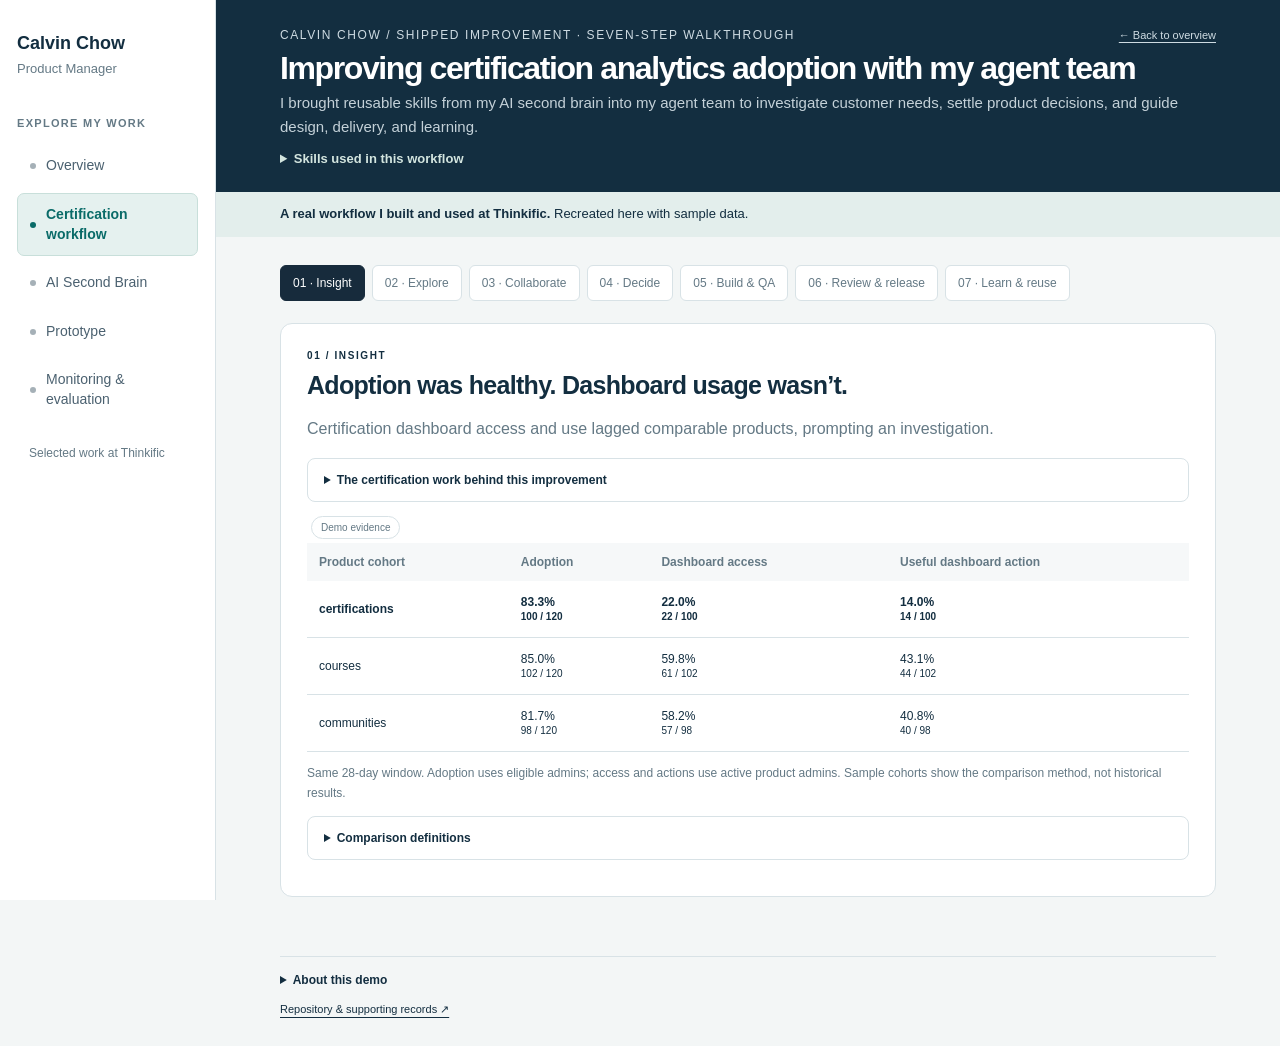
<file: workflow/index.html>
<!doctype html><html lang="en"><head><meta charset="utf-8"><meta name="viewport" content="width=device-width,initial-scale=1"><title>Calvin Chow · Insight to implementation</title><style>
:root{--navy:#132e40;--action:#172b3c;--action-border:#172b3c;--action-hover:#36576b;--header-accent:#cedbe2;--teal:#097b7e;--muted:#647985;--line:#d8e2e6;--bg:#f3f6f6;--amber:#a76811}*{box-sizing:border-box}body{margin:0;font:15px -apple-system,BlinkMacSystemFont,"Segoe UI",sans-serif;color:var(--navy);background:var(--bg)}button,input,textarea{font:inherit}button,a{touch-action:manipulation}button:focus-visible,a:focus-visible,input:focus-visible,textarea:focus-visible{outline:3px solid #e8ad47;outline-offset:3px}header{padding:28px 5vw 26px;background:var(--navy);color:#fff}.top{display:flex;justify-content:space-between;align-items:center;gap:16px}.name{font-size:12px;letter-spacing:1.6px;text-transform:uppercase;color:var(--header-accent)}.meta{font-size:11px;color:#afc0c9}.hero{display:grid;grid-template-columns:2fr 1fr;gap:35px;align-items:end;margin-top:25px}h1{font-size:38px;letter-spacing:-1.4px;margin:8px 0 12px;font-weight:650}header p{color:#c4d1d8;line-height:1.6;max-width:650px;margin:0}.hero-note{font-size:12px;border-left:2px solid #5ca6a4;padding:10px 0 10px 20px;line-height:1.7;color:#c4d1d8}.hero-note strong{color:#fff}.disclosure{padding:12px 5vw;background:#e3eeec;font-size:11px;color:var(--navy);line-height:1.6}.layout{display:block;padding:28px 5vw;max-width:1180px;margin:auto}.tabs{display:flex;flex-wrap:wrap;gap:7px;margin-bottom:22px}.tabs button{border:1px solid var(--line);border-radius:6px;background:#fff;color:var(--muted);padding:10px 12px;font-size:12px;cursor:pointer}.tabs button.active{color:white;background:var(--action);border-color:var(--action-border)}.card{background:white;border:1px solid var(--line);border-radius:12px;padding:26px;margin-bottom:16px}.eyebrow{font-size:10px;letter-spacing:1.6px;text-transform:uppercase;color:var(--navy);font-weight:750}h2{font-size:25px;letter-spacing:-.7px;margin:10px 0 12px}h3{font-size:15px;margin:15px 0 8px}p,li{line-height:1.65;color:var(--muted)}.lede{font-size:16px;max-width:760px}.metrics{display:grid;grid-template-columns:repeat(3,1fr);gap:12px;margin:24px 0}.metric{background:#f4f8f8;border:1px solid #e1eceb;padding:18px;border-radius:8px}.metric small{font-size:11px;color:var(--muted)}.metric strong{font-size:32px;display:block;margin:9px 0 4px}.metric span{font-size:11px;color:var(--muted)}.outcome-metrics{grid-template-columns:repeat(2,minmax(0,1fr));margin:4px 0 8px}.outcome-metrics .metric{text-align:center;padding:12px 14px}.outcome-metrics .metric strong{margin:0 0 2px;letter-spacing:-.6px}.outcome-metrics .metric span{display:block;font-size:14px;font-weight:650;color:var(--navy);line-height:1.35}.outcome-metrics .metric small{display:block;margin-top:6px;font-size:12px;line-height:1.4}.outcome-caveat{margin:0 0 16px;text-align:center;font-size:13px;color:var(--muted)}table{width:100%;border-collapse:collapse;text-align:left;font-size:12px}th{padding:12px;color:var(--muted);background:#f6f8f9;font-weight:550}td{padding:14px 12px;border-bottom:1px solid var(--line)}tbody tr:first-child{color:var(--navy);font-weight:650}.note{padding:13px 16px;background:#eef6f5;border-left:3px solid var(--teal);font-size:12px;color:var(--muted);line-height:1.6;margin:17px 0}.warning{background:#fff7e9;border-color:#c99b49;color:#8b651f}.columns{display:grid;grid-template-columns:1fr 1fr;gap:14px}.small{font-size:12px}.pill{display:inline-block;font-size:10px;border:1px solid var(--line);border-radius:20px;padding:5px 9px;color:var(--muted);margin:4px}.flow{display:grid;grid-template-columns:repeat(3,1fr);gap:12px;margin:20px 0}.flow>div{border:1px solid var(--line);border-radius:9px;padding:16px}.flow label{font-size:10px;text-transform:uppercase;color:var(--navy);letter-spacing:1px}.flow strong{display:block;margin:8px 0;font-size:14px}.code{white-space:pre-wrap;word-break:break-word;font:11px/1.65 ui-monospace,SFMono-Regular,monospace;background:#f4f7f8;padding:18px;border-radius:8px;max-height:350px;overflow:auto;color:#355463}.timeline{padding:20px;background:white;border:1px solid var(--line);border-radius:12px;align-self:start}.timeline h3{margin-top:0}.event{border-left:2px solid #e0e9e8;padding:0 0 19px 15px;margin-left:4px;position:relative}.event:before{content:'';position:absolute;left:-5px;top:4px;width:8px;height:8px;border-radius:50%;background:var(--teal)}.event strong{font-size:11px;display:block;line-height:1.5}.event small{display:block;font-size:10px;color:var(--muted);margin-top:4px}.timeline button,.action{border:1px solid var(--action-border);border-radius:6px;background:var(--action);color:white;padding:10px 14px;cursor:pointer;font-size:12px}.timeline button{width:100%;margin-top:10px}.timeline a{display:block;color:var(--navy);font-size:12px;margin-top:15px}.preview{height:540px;width:100%;border:1px solid var(--line);border-radius:9px;background:white}.preview-tools{display:flex;gap:9px;margin:15px 0}.preview-tools button{padding:8px 12px;cursor:pointer;border:1px solid var(--line);background:#fff;border-radius:6px;font-size:12px}input,textarea{width:100%;padding:10px;margin:5px 0 10px;border:1px solid var(--line);border-radius:6px;font-size:13px}label{font-size:12px;color:var(--muted)}.check{padding:10px 0;border-bottom:1px solid var(--line);font-size:12px;display:flex;gap:12px}.pass{color:var(--navy);font-weight:700}.pending{color:var(--amber);font-weight:700}footer{padding:15px 5vw 30px;font-size:11px;color:var(--muted)}#message{position:fixed;bottom:20px;left:5vw;right:5vw;background:var(--navy);color:#fff;padding:14px 20px;border-radius:8px;display:none;z-index:5}details{margin:15px 0;font-size:12px}summary{cursor:pointer;color:var(--navy)}@media(max-width:1000px){.layout{grid-template-columns:1fr}.timeline{display:block}.hero{grid-template-columns:1fr}.hero-note{display:none}.metrics,.columns,.flow{grid-template-columns:1fr}.hero h1{font-size:30px}}
.journey{list-style:none;counter-reset:story;padding:0;margin:20px 0 24px}.journey li{counter-increment:story;position:relative;padding:0 0 17px 29px;border-left:1px solid var(--line);margin-left:9px}.journey li:last-child{padding-bottom:0;border-left:0}.journey li:before{content:counter(story);position:absolute;left:-10px;top:0;width:20px;height:20px;background:#e6f3f2;color:var(--navy);border-radius:50%;text-align:center;font-size:10px;font-weight:700;line-height:20px}.journey strong{display:block;font-size:12px;color:var(--navy)}.journey p{font-size:12px;line-height:1.65;margin:5px 0 0}.execution-details{border-top:1px solid var(--line);border-bottom:1px solid var(--line);padding:14px 0;margin:0 0 20px}.execution-details summary{font-size:12px;font-weight:600;line-height:1.5}.execution-details[open] summary{margin-bottom:16px}.explore-details{border:1px solid var(--line);border-radius:8px;padding:14px 16px;margin:10px 0}.explore-details summary{font-weight:600}.explore-details:not([open]) > :not(summary){display:none}.explore-details[open] summary{margin-bottom:14px}.flow p{margin-bottom:0}.collaboration-steps{list-style:none;counter-reset:collaboration;padding:0;margin:24px 0}.collaboration-steps li{counter-increment:collaboration;position:relative;padding:0 0 18px 36px;margin-left:12px;border-left:1px solid var(--line)}.collaboration-steps li:last-child{border-left:0;padding-bottom:0}.collaboration-steps li:before{content:counter(collaboration);position:absolute;left:-13px;top:0;width:26px;height:26px;border-radius:50%;background:#e6f3f2;color:var(--navy);font-size:12px;font-weight:700;text-align:center;line-height:26px}.collaboration-steps strong{color:var(--navy);font-size:14px}.collaboration-steps p{font-size:13px;margin:5px 0 0;max-width:700px}.preview-switcher{align-items:center;flex-wrap:wrap}.preview-switcher button.active{background:var(--action);border-color:var(--action-border);color:white}.preview-switcher a{color:var(--navy);margin-left:auto;line-height:1.5;padding:8px 0;text-underline-offset:3px}.handoff-link{display:inline-block;text-decoration:none}.tabs button.active:hover,.timeline button:hover,.action:hover,.preview-switcher button.active:hover{background:var(--action-hover);border-color:var(--action-border)}.preview-tools .action{background:var(--action);color:white;border-color:var(--action-border)}.preview-tools .action:hover{background:var(--action-hover);border-color:var(--action-border)}a{color:var(--navy);text-underline-offset:4px}header a{color:var(--header-accent)}.handoff-link{text-decoration:none}
.skill-context{margin:18px 0 22px}.skill-caption{font-size:10px;letter-spacing:1px;text-transform:uppercase;font-weight:650;color:var(--muted);margin:0 0 9px}.skill-list{list-style:none;margin:0;padding:0;display:grid;gap:8px}.skill-list li{display:flex;align-items:baseline;gap:12px;padding:10px 12px;border:1px solid #dce8e5;border-radius:7px;background:#f4f8f7;font-size:12px;line-height:1.55}.skill-list code{color:#096b66;font-size:12px;font-weight:650;flex-shrink:0}.skill-list span{color:var(--muted)}.skill-sequence{grid-template-columns:repeat(2,minmax(0,1fr));counter-reset:skill}.skill-sequence li{counter-increment:skill;display:grid;grid-template-columns:auto 1fr;gap:3px 9px}.skill-sequence li:before{content:counter(skill,decimal-leading-zero);grid-row:1 / 3;font-size:10px;color:var(--muted);padding-top:2px}.skill-sequence code{grid-column:2}.skill-sequence span{grid-column:2}@media(max-width:600px){.skill-sequence{grid-template-columns:1fr}.skill-list:not(.skill-sequence) li{flex-wrap:wrap;gap:3px 10px}}

.demo-details{max-width:1052px;margin:0 auto 16px;border-top:1px solid var(--line);padding:16px 0 0}.demo-details summary{font-size:12px;font-weight:600}.demo-details p{max-width:760px;margin:12px 0;font-size:12px}.demo-record-links a{display:inline-block;padding:3px 0}.repository-link{max-width:1052px;margin:0 auto;display:block}

.workflow-title{font-size:32px;margin-bottom:4px}.workflow-intro{font-size:15px;max-width:none}.disclosure{font-size:13px}.workflow-skills{margin:12px 0 0;max-width:1100px}.workflow-skills summary{font-size:13px;font-weight:600;color:#d3e5df}.workflow-skills p{font-size:13px;margin:10px 0}.workflow-skill-names{list-style:none;display:flex;flex-wrap:wrap;gap:7px;margin:10px 0 0;padding:0}.workflow-skill-names li{margin:0;border:1px solid #45616d;border-radius:5px;padding:5px 8px;line-height:1.4}.workflow-skill-names code{font-size:12px;color:#d3e5df}@media(max-width:600px){.workflow-title{font-size:26px;letter-spacing:-.8px}.workflow-intro{font-size:14px}.disclosure{font-size:12px}}

.usage-table-scroll{max-width:100%;overflow-x:auto}.usage-table-scroll:focus-visible{outline:3px solid #e8ad47;outline-offset:3px}
</style><script defer src="../analytics.js"></script>
<link rel="stylesheet" href="../portfolio-navigation.css"><link rel="stylesheet" href="../certification-story.css?v=cards-v1"></head><body class="portfolio-has-nav"><a class="portfolio-skip" href="#portfolio-page-start">Skip portfolio navigation</a><aside class="portfolio-rail" aria-label="Portfolio"><a class="portfolio-brand" href="/">Calvin Chow</a><span class="portfolio-role">Product Manager</span><p class="portfolio-nav-label">Explore my work</p><nav class="portfolio-nav" aria-label="Portfolio pages"><a href="/"><span class="portfolio-nav-dot" aria-hidden="true"></span>Overview</a><a href="/workflow/" aria-current="page"><span class="portfolio-nav-dot" aria-hidden="true"></span>Certification workflow</a><a href="/pm-ai-second-brain/"><span class="portfolio-nav-dot" aria-hidden="true"></span>AI Second Brain</a><a href="/prototype/?view=overview"><span class="portfolio-nav-dot" aria-hidden="true"></span>Prototype</a><a href="/system/"><span class="portfolio-nav-dot" aria-hidden="true"></span>Monitoring &amp; evaluation</a></nav><p class="portfolio-rail-note">Selected work at Thinkific</p></aside><details class="portfolio-mobile"><summary><span class="portfolio-mobile-identity">Calvin Chow<small>Portfolio · Certification workflow</small></span></summary><nav class="portfolio-nav" aria-label="Portfolio pages"><a href="/"><span class="portfolio-nav-dot" aria-hidden="true"></span>Overview</a><a href="/workflow/" aria-current="page"><span class="portfolio-nav-dot" aria-hidden="true"></span>Certification workflow</a><a href="/pm-ai-second-brain/"><span class="portfolio-nav-dot" aria-hidden="true"></span>AI Second Brain</a><a href="/prototype/?view=overview"><span class="portfolio-nav-dot" aria-hidden="true"></span>Prototype</a><a href="/system/"><span class="portfolio-nav-dot" aria-hidden="true"></span>Monitoring &amp; evaluation</a></nav></details><div id="portfolio-page-start" tabindex="-1"></div><header><div class="top"><div class="name">Calvin Chow / Shipped improvement · Seven-step walkthrough</div><a class="meta" style="color:var(--header-accent);text-underline-offset:3px" href="../">← Back to overview</a></div><h1 class="workflow-title">Improving certification analytics adoption with my agent team</h1><p class="workflow-intro">I brought reusable skills from my AI second brain into my agent team to investigate customer needs, settle product decisions, and guide design, delivery, and learning.</p><details class="workflow-skills"><summary>Skills used in this workflow</summary><p>Use could be manual, automatic, or a mix of the two, depending on the task.</p><ul class="workflow-skill-names" aria-label="Reusable skills used in this workflow"><li><code>/sparring</code></li><li><code>/prototype</code></li><li><code>/grill-me</code></li><li><code>/story-planning</code></li><li><code>/implement</code></li><li><code>/retro</code></li></ul></details></header><div class="disclosure"><strong>A real workflow I built and used at Thinkific.</strong> Recreated here with sample data.</div><div class="layout"><main><div class="tabs" id="tabs"></div><div id="content"></div></main></div><footer><details class="demo-details"><summary>About this demo</summary><p>This demonstration uses sample data and excludes original company code. The skills and cloud integrations describe the workflow I used at Thinkific; this page does not run live agents.</p><p class="demo-run-details"><strong>Demo-run capture date:</strong> 2026-10-09. This date refers to the recorded run, not the latest page update.</p><p class="demo-record-links"><a href="../manifest.json">Demo details</a><span aria-hidden="true"> · </span><a href="../run.json">Recorded demo run</a></p></details><a class="repository-link" href="https://github.com/calvin-chow-pm/agentic-product-workflow" target="_blank" rel="noopener">Repository &amp; supporting records ↗</a></footer><div id="message" role="status"></div><script>
const capturedState={"label": "Reconstructed from a workflow I built and used at Thinkific. Uses synthetic data and a demonstration application; original company code is excluded.", "mode": "actual local execution / synthetic inputs", "created_at": "2026-10-07T23:18:27.568487+00:00", "phase": "qa", "placement": "overview", "human_review": null, "reviewer": null, "released": false, "qa": {"passed": true, "checks": [{"name": "Exactly one contextual CTA at selected placement", "passed": true}, {"name": "Destination serves analytics view and useful dashboard action", "passed": true}, {"name": "Overview does not impose a program filter; within-item preserves it", "passed": true}, {"name": "Baseline has no contextual CTA", "passed": true}, {"name": "Raw dataset route denied: /data/usage.csv", "passed": true}, {"name": "Raw dataset route denied: /../data/usage.csv", "passed": true}, {"name": "Raw dataset route denied: /api/raw-data", "passed": true}, {"name": "Event receiver stores QA-marked event separately from customer outcomes", "passed": true}, {"name": "Demo sample-data and outcome disclosures remain visible", "passed": true}], "sha256": "a968ffd27c468b3ea2ec2eeb43b73551a702df154172e758633797ca1e38b8ce", "at": "2026-10-09T02:55:29.773121+00:00", "scope": "Actual HTTP, HTML structure and event-receiver checks. No visual browser verification is claimed; these checks alone do not execute JavaScript.", "production": false}, "events": [{"id": 1, "at": "2026-10-07T23:18:27.654023+00:00", "phase": "ready", "actor": "controller", "title": "Reconstruction initialized", "evidence": {"synthetic": true, "human_approvals": "Not yet supplied; never simulated in this run."}}, {"id": 2, "at": "2026-10-07T23:18:27.735494+00:00", "phase": "insight", "actor": "authoritative-analysis-worker", "title": "Usage insight precedes the placement question", "evidence": {"source": "synthetic usage.csv", "source_sha256": "3e64e87d3f4b4fb67fa742912d5d47fda382e8a4f0540f06e4c1e58f9fa3da48", "rows": [{"product": "certifications", "eligible_admins": 120, "active_product_admins": 100, "dashboard_visitors": 22, "dashboard_actions": 14, "period_days": 28, "adoption": 0.8333, "access": 0.22, "engagement": 0.14}, {"product": "courses", "eligible_admins": 120, "active_product_admins": 102, "dashboard_visitors": 61, "dashboard_actions": 44, "period_days": 28, "adoption": 0.85, "access": 0.598, "engagement": 0.4314}, {"product": "communities", "eligible_admins": 120, "active_product_admins": 98, "dashboard_visitors": 57, "dashboard_actions": 40, "period_days": 28, "adoption": 0.8167, "access": 0.5816, "engagement": 0.4082}], "definitions": {"adoption": "Unique active product admins / eligible admins", "access": "Unique dashboard visitors / active product admins", "engagement": "Unique admins taking at least one dashboard action / active product admins", "window": "Same 28-day window; matched synthetic admin populations. Each row is a distinct product cohort, not randomized treatment."}, "observation": "Certification adoption is comparable, but dashboard access and meaningful usage are lower.", "hypothesis": "A link at the right workflow step may improve discovery. The data does not prove the cause or the effect of a CTA.", "claim_boundary": "All values are synthetic. No historical dashboard-access or CTA-uplift metrics are asserted."}}, {"id": 3, "at": "2026-10-07T23:18:56.923877+00:00", "phase": "exploration", "actor": "strategy", "title": "Strategy contribution captured", "evidence": {"role": "strategy", "source": "codex-session", "submitted_at": "2026-10-07T23:18:56.923107+00:00", "provenance": "Real Codex analysis of exported synthetic evidence; this is not a record of historical Thinkific reasoning.", "observations": ["Within the same 28-day window, certification product adoption is 100/120 (83.3%), compared with courses 102/120 (85.0%) and communities 98/120 (81.7%).", "Certification dashboard access is 22/100 active admins (22.0%), versus courses 61/102 (59.8%) and communities 57/98 (58.2%). Dashboard action reach is 14/100 (14.0%), versus 44/102 (43.1%) and 40/98 (40.8%).", "Synthetic feedback describes overview-based triage, comparison across programs, and separate focused editing tasks. Three fictional notes cannot establish representativeness.", "Distinct product cohorts are not a randomized comparison; comparable adoption does not establish comparable reporting need."], "hypotheses": ["Discoverability: admins may not encounter the reporting entry point during their usual certification workflow.", "Workflow timing: an overview supports monitoring and comparison; a program editor may interrupt settings work.", "Alternative explanation: certification reporting may provide less useful information, serve a less frequent task, have unfamiliar terminology, or face access or performance friction. The current export cannot distinguish these."], "alternatives": ["Overview-level Analytics CTA: supports cross-program monitoring and comparison; risk is insufficient visibility for admins entering directly into a program.", "Program-level Analytics CTA with program filter: supports focused investigation; risk is adding an action during settings work and obscuring cross-program comparison.", "Retain placement and improve report value, terminology, or access: appropriate if follow-up evidence identifies those issues; current evidence is insufficient to prioritize it."], "recommendation": "Investigate contextual discoverability as a low-effort test, with overview placement as a provisional candidate based on the synthetic feedback. Request comparison of existing dashboard links by placement using consistent exposure denominators before finalizing design. Track CTA exposure, click-through among exposed admins, unique dashboard access and meaningful actions among active certification admins, alongside task completion and accidental navigation. Do not assert causation or measured uplift."}}, {"id": 4, "at": "2026-10-07T23:19:00.384797+00:00", "phase": "request", "actor": "strategy", "title": "Missing evidence requested through _outbox", "evidence": {"id": "placement-001", "operation": "link_usage", "requested_at": "2026-10-07T23:19:00.384252+00:00", "question": "How do contextual dashboard links perform on overview versus within-item pages in other product areas?", "status": "pending", "provenance": "Reconstruction request; fixed aggregate operation."}}, {"id": 5, "at": "2026-10-07T23:19:48.909964+00:00", "phase": "response", "actor": "authoritative-analysis-worker", "title": "Analysis returned through _inbox", "evidence": {"id": "placement-001", "request_sha256": "31abaada8c1348facd2fed62ad59570e3c2d65e5ab0372a8dfca1b0b3c737e08", "completed_at": "2026-10-07T23:19:48.909165+00:00", "source": "synthetic link_usage.csv", "source_sha256": "d3f630c16017116bcdc715012b6040a690a15e2dfd53061a906ee1857c4fe754", "window_days": 28, "rows": [{"product": "courses", "placement": "overview", "exposed_active_admins": 80, "unique_clickers": 38, "period_days": 28}, {"product": "courses", "placement": "within_item", "exposed_active_admins": 90, "unique_clickers": 25, "period_days": 28}, {"product": "communities", "placement": "overview", "exposed_active_admins": 75, "unique_clickers": 33, "period_days": 28}, {"product": "communities", "placement": "within_item", "exposed_active_admins": 85, "unique_clickers": 24, "period_days": 28}], "aggregates": [{"placement": "overview", "unique_clickers": 71, "exposed_active_admins": 155, "rate": 0.4581}, {"placement": "within_item", "unique_clickers": 49, "exposed_active_admins": 175, "rate": 0.28}], "population": "Distinct product cohorts; pooled numerator and exposure denominator. Admins are unique within each row. Not a randomized placement experiment.", "seeded_failure": {"label": "Deliberately seeded demonstration failure, not a historical incident", "claim": "Overview links: 29.6%; within-item links: 28.0% — little difference.", "overview_denominator": "240 eligible admins (wrong population)", "within_item_denominator": "175 exposed active admins", "reported_overview_rate": 0.2958, "reported_within_item_rate": 0.28}, "limitation": "Cross-product associations inform a hypothesis; placement, audience, and workflow differences may explain results."}}, {"id": 6, "at": "2026-10-07T23:19:49.014189+00:00", "phase": "notification", "actor": "data-agent", "title": "Group notified: requested analysis has arrived", "evidence": {"id": "placement-001", "response_source": "synthetic link_usage.csv", "status": "arrived"}}, {"id": 7, "at": "2026-10-07T23:19:49.016093+00:00", "phase": "validation", "actor": "validator", "title": "Mismatched denominators detected and corrected", "evidence": {"seeded_failure_detected": true, "reason": "Overview used eligible admins while within-item used exposed active admins. Compare like denominators.", "corrected": {"overview": {"placement": "overview", "unique_clickers": 71, "exposed_active_admins": 155, "rate": 0.4581}, "within_item": {"placement": "within_item", "unique_clickers": 49, "exposed_active_admins": 175, "rate": 0.28}}, "reconsideration": "Overview remains a useful candidate, not a proven winner: selection and context differ. Combine with workflow evidence, then measure the shipped CTA.", "synthetic": true}}, {"id": 8, "at": "2026-10-07T23:20:13.874282+00:00", "phase": "exploration", "actor": "challenger", "title": "Challenger contribution captured", "evidence": {"role": "challenger", "source": "codex-session", "submitted_at": "2026-10-07T23:20:13.873592+00:00", "provenance": "Real Codex analysis of exported synthetic evidence; not historical reasoning.", "observations": ["Validator corrected a deliberately seeded denominator mismatch: overview 71/155 exposed active admins (45.8%); within-item 49/175 (28.0%).", "Matched denominators make the comparison interpretable; they do not make distinct cohorts comparable treatments."], "hypotheses": ["Low discovery may explain lower certification dashboard access.", "Lower dashboard value, less frequent reporting needs, or access friction may also explain it; adoption parity does not eliminate these."], "alternatives": ["Test an overview CTA and inspect meaningful dashboard actions, not clicks alone.", "If more visits do not translate into useful actions, investigate dashboard relevance and task completion before adding more links."], "recommendation": "Treat overview placement as a low-cost hypothesis test, not a causal conclusion. Cross-product association and three fictional feedback notes support exploration, not a proven winner. Keep the within-program option available for focused investigation."}}, {"id": 9, "at": "2026-10-07T23:20:19.180429+00:00", "phase": "exploration", "actor": "design", "title": "Design contribution captured", "evidence": {"role": "design", "source": "codex-session", "submitted_at": "2026-10-07T23:20:19.179873+00:00", "provenance": "Real Codex design recommendation based on validated synthetic evidence; requires human decision.", "observations": ["Synthetic task evidence favors overview-based monitoring and cross-program comparison.", "Validated cross-product overview click-through is higher, but selection and workflow differences remain."], "alternatives": ["Overview: show a visible View certification analytics link beside the program-list heading; open all-program analytics. Fits monitoring and comparison.", "Within-program: show View analytics for this program; preserve the selected program filter. Fits focused investigation but may distract during editing."], "recommendation": "Recommend an overview-level View certification analytics link for this demonstration, pending human approval. Use semantic link navigation, visible keyboard focus, descriptive accessible text, and an Analytics heading with explicit All programs scope. Retain a Back to certifications link. Record CTA exposure and click with placement and scope; measure unique clickers/exposed active admins plus dashboard visitors and meaningful-action admins/active certification admins over the same 28-day window. Check editing-task completion and accidental navigation as guardrails. A click alone does not demonstrate customer value; no uplift is asserted.", "hypotheses": ["A visible entry point at the overview monitoring step may improve discovery without interrupting program editing. Its effect remains unmeasured."]}}, {"id": 10, "at": "2026-10-07T23:22:34.481659+00:00", "phase": "decision", "actor": "Codex implementation default", "title": "Candidate placement selected; human review remains pending", "evidence": {"placement": "overview", "rationale": "Add an explicit View certification analytics link beside the program-list heading, opening all-program analytics. The corrected comparison and synthetic workflow notes support testing it; selection effects and dashboard value remain alternative explanations.", "approval": "This is an implementation choice, not Calvin's historical decision or manual approval."}}, {"id": 11, "at": "2026-10-07T23:22:34.690955+00:00", "phase": "build", "actor": "Codex engineering", "title": "Working CTA implemented on a local feature branch", "evidence": {"placement": "overview", "commit": "2a1e58f222a16712494b68546812c8fa6261a690", "sha256": "7247ecdee957f0b7dbbc3776dd90435bdd54fe4358b115fc0ae3442784231cb5", "method": "Actual generated application and Git commit; no Cursor or historical code execution claimed."}}, {"id": 12, "at": "2026-10-07T23:22:36.812566+00:00", "phase": "qa", "actor": "QA worker", "title": "Candidate checks completed", "evidence": {"passed": true, "checks": [{"name": "Exactly one contextual CTA at selected placement", "passed": true}, {"name": "Destination serves analytics view and useful dashboard action", "passed": true}, {"name": "Overview does not impose a program filter; within-item preserves it", "passed": true}, {"name": "Baseline has no contextual CTA", "passed": true}, {"name": "Raw dataset route denied: /data/usage.csv", "passed": true}, {"name": "Raw dataset route denied: /../data/usage.csv", "passed": true}, {"name": "Raw dataset route denied: /api/raw-data", "passed": true}, {"name": "Event receiver stores QA-marked event separately from customer outcomes", "passed": true}, {"name": "Reconstruction and synthetic labels remain visible", "passed": true}], "sha256": "7247ecdee957f0b7dbbc3776dd90435bdd54fe4358b115fc0ae3442784231cb5", "at": "2026-10-07T23:22:36.811700+00:00", "scope": "Actual HTTP, HTML structure and event-receiver checks. Browser interaction is recorded separately; these checks alone do not execute JavaScript.", "production": false}}, {"id": 13, "at": "2026-10-07T23:24:15.681820+00:00", "phase": "learning", "actor": "agent-workspace", "title": "Proposed learning staged outside authoritative context", "evidence": {"id": "a175380bd66e", "lesson": "For contextual dashboard links, compare exposed active admins over the same time window and measure useful dashboard actions alongside clicks. Treat cross-product differences as hypotheses, not causal evidence.", "status": "pending", "provenance": "Proposed lesson from synthetic reconstruction; not a durable career correction."}}, {"id": 14, "at": "2026-10-07T23:24:15.788417+00:00", "phase": "sync", "actor": "context-refresh-worker", "title": "Two-way context refresh completed", "evidence": {"version": 1, "cloud_to_truth": [], "truth_to_cloud": "Authoritative preferences and approved learnings exported", "excluded_pending": ["a175380bd66e"], "schedule": "Explicit reconstruction command; historical refresh was automatic weekly. No scheduler installed."}}, {"id": 15, "at": "2026-10-07T23:25:43.723213+00:00", "phase": "build", "actor": "Codex engineering", "title": "Working CTA implemented on a local feature branch", "evidence": {"placement": "overview", "commit": "d14df2a57eb05941a868563ded7a7ca326dd1167", "sha256": "1a5e4899da92d7485fc587951adf9497d92504c155ae3801db556d2df024959f", "method": "Actual generated application and Git commit; no Cursor or historical code execution claimed."}}, {"id": 16, "at": "2026-10-07T23:25:46.007347+00:00", "phase": "qa", "actor": "QA worker", "title": "Candidate checks completed", "evidence": {"passed": true, "checks": [{"name": "Exactly one contextual CTA at selected placement", "passed": true}, {"name": "Destination serves analytics view and useful dashboard action", "passed": true}, {"name": "Overview does not impose a program filter; within-item preserves it", "passed": true}, {"name": "Baseline has no contextual CTA", "passed": true}, {"name": "Raw dataset route denied: /data/usage.csv", "passed": true}, {"name": "Raw dataset route denied: /../data/usage.csv", "passed": true}, {"name": "Raw dataset route denied: /api/raw-data", "passed": true}, {"name": "Event receiver stores QA-marked event separately from customer outcomes", "passed": true}, {"name": "Reconstruction and synthetic labels remain visible", "passed": true}], "sha256": "1a5e4899da92d7485fc587951adf9497d92504c155ae3801db556d2df024959f", "at": "2026-10-07T23:25:46.006380+00:00", "scope": "Actual HTTP, HTML structure and event-receiver checks. No visual browser verification is claimed; these checks alone do not execute JavaScript.", "production": false}}, {"id": 17, "at": "2026-10-07T23:28:33.244199+00:00", "phase": "approval", "actor": "Codex independent code reviewer", "title": "Separate review recorded", "evidence": {"reviewer": "Codex independent code reviewer", "note": "Independent static code review of candidate d14df2a57eb05941a868563ded7a7ca326dd1167 / SHA-256 1a5e4899da92d7485fc587951adf9497d92504c155ae3801db556d2df024959f: reviewed relay scope, idempotency and locking, denominator validation, approval freshness, separate gates, production hash checks, proposal provenance, filtered synthetic application behavior and QA-marker propagation. Reviewed test sources and truthful playback labeling. Browser interaction and visual layout are unverified; approval is code review only, not human manual approval or approval of historical claims. Learning reuse currently demonstrates prompt assembly, not completed subsequent reasoning.", "sha256": "1a5e4899da92d7485fc587951adf9497d92504c155ae3801db556d2df024959f", "at": "2026-10-07T23:28:33.241783+00:00", "type": "separate review; may be a disclosed Codex reviewer, not a fictional EM"}}, {"id": 18, "at": "2026-10-07T23:28:43.804593+00:00", "phase": "approval", "actor": "Codex independent code reviewer", "title": "Separate review recorded", "evidence": {"reviewer": "Codex independent code reviewer", "note": "Independent static code review of candidate d14df2a57eb05941a868563ded7a7ca326dd1167 / SHA-256 1a5e4899da92d7485fc587951adf9497d92504c155ae3801db556d2df024959f: reviewed relay scope, idempotency and locking, denominator validation, approval freshness, separate gates, production hash checks, proposal provenance, filtering and QA markers. Independently ran real-inline-JavaScript unit tests: exposure, click, navigation, QA propagation, useful action, filtered metrics and unknown scope passed. Reviewed Python test sources and truthful evidence-log playback labeling. Browser interaction and visual layout remain unverified. This is code review only, not human manual approval or approval of historical claims. Learning reuse currently demonstrates prompt assembly, not completed subsequent reasoning.", "sha256": "1a5e4899da92d7485fc587951adf9497d92504c155ae3801db556d2df024959f", "at": "2026-10-07T23:28:43.802946+00:00", "type": "separate review; may be a disclosed Codex reviewer, not a fictional EM"}}, {"id": 19, "at": "2026-10-08T17:37:21.814510+00:00", "phase": "build", "actor": "Codex engineering", "title": "Working CTA implemented on a local feature branch", "evidence": {"placement": "overview", "commit": "ca97aad070aa909880f532ff017f2ce452c5d1d0", "sha256": "88dca3420a7dba2348b1a67a301a20a368536a04a01bed60207a070a8cb3d8dd", "method": "Actual generated application and Git commit; no Cursor or historical code execution claimed."}}, {"id": 20, "at": "2026-10-08T17:37:32.786946+00:00", "phase": "qa", "actor": "QA worker", "title": "Candidate checks completed", "evidence": {"passed": true, "checks": [{"name": "Exactly one contextual CTA at selected placement", "passed": true}, {"name": "Destination serves analytics view and useful dashboard action", "passed": true}, {"name": "Overview does not impose a program filter; within-item preserves it", "passed": true}, {"name": "Baseline has no contextual CTA", "passed": true}, {"name": "Raw dataset route denied: /data/usage.csv", "passed": true}, {"name": "Raw dataset route denied: /../data/usage.csv", "passed": true}, {"name": "Raw dataset route denied: /api/raw-data", "passed": true}, {"name": "Event receiver stores QA-marked event separately from customer outcomes", "passed": true}, {"name": "Reconstruction and synthetic labels remain visible", "passed": true}], "sha256": "88dca3420a7dba2348b1a67a301a20a368536a04a01bed60207a070a8cb3d8dd", "at": "2026-10-08T17:37:32.785593+00:00", "scope": "Actual HTTP, HTML structure and event-receiver checks. No visual browser verification is claimed; these checks alone do not execute JavaScript.", "production": false}}, {"id": 21, "at": "2026-10-08T17:38:30.526947+00:00", "phase": "build", "actor": "Codex engineering", "title": "Working CTA implemented on a local feature branch", "evidence": {"placement": "overview", "commit": "c16ae3b5337e7b9797eedf9fc414de6e6fe51ea9", "sha256": "cdd890f43969c450836550e522897011996d5f0a7e98f18b01ea3f6c4ba1f77b", "method": "Actual generated application and Git commit; no Cursor or historical code execution claimed."}}, {"id": 22, "at": "2026-10-08T17:38:41.364144+00:00", "phase": "qa", "actor": "QA worker", "title": "Candidate checks completed", "evidence": {"passed": true, "checks": [{"name": "Exactly one contextual CTA at selected placement", "passed": true}, {"name": "Destination serves analytics view and useful dashboard action", "passed": true}, {"name": "Overview does not impose a program filter; within-item preserves it", "passed": true}, {"name": "Baseline has no contextual CTA", "passed": true}, {"name": "Raw dataset route denied: /data/usage.csv", "passed": true}, {"name": "Raw dataset route denied: /../data/usage.csv", "passed": true}, {"name": "Raw dataset route denied: /api/raw-data", "passed": true}, {"name": "Event receiver stores QA-marked event separately from customer outcomes", "passed": true}, {"name": "Reconstruction and synthetic labels remain visible", "passed": true}], "sha256": "cdd890f43969c450836550e522897011996d5f0a7e98f18b01ea3f6c4ba1f77b", "at": "2026-10-08T17:38:41.362765+00:00", "scope": "Actual HTTP, HTML structure and event-receiver checks. No visual browser verification is claimed; these checks alone do not execute JavaScript.", "production": false}}, {"id": 23, "at": "2026-10-08T17:39:52.186565+00:00", "phase": "build", "actor": "Codex engineering", "title": "Working CTA implemented on a local feature branch", "evidence": {"placement": "overview", "commit": "4189480103740ee601f4f5de8c36ae39d3310cfe", "sha256": "967a82444dbee6717d94d0f06773fb510cc975970444a07ca6773199133bc7b4", "method": "Actual generated application and Git commit; no Cursor or historical code execution claimed."}}, {"id": 24, "at": "2026-10-08T17:39:54.672479+00:00", "phase": "qa", "actor": "QA worker", "title": "Candidate checks completed", "evidence": {"passed": true, "checks": [{"name": "Exactly one contextual CTA at selected placement", "passed": true}, {"name": "Destination serves analytics view and useful dashboard action", "passed": true}, {"name": "Overview does not impose a program filter; within-item preserves it", "passed": true}, {"name": "Baseline has no contextual CTA", "passed": true}, {"name": "Raw dataset route denied: /data/usage.csv", "passed": true}, {"name": "Raw dataset route denied: /../data/usage.csv", "passed": true}, {"name": "Raw dataset route denied: /api/raw-data", "passed": true}, {"name": "Event receiver stores QA-marked event separately from customer outcomes", "passed": true}, {"name": "Demo sample-data and outcome disclosures remain visible", "passed": true}], "sha256": "967a82444dbee6717d94d0f06773fb510cc975970444a07ca6773199133bc7b4", "at": "2026-10-08T17:39:54.670854+00:00", "scope": "Actual HTTP, HTML structure and event-receiver checks. No visual browser verification is claimed; these checks alone do not execute JavaScript.", "production": false}}, {"id": 25, "at": "2026-10-08T17:44:42.005477+00:00", "phase": "build", "actor": "Codex engineering", "title": "Working CTA implemented on a local feature branch", "evidence": {"placement": "overview", "commit": "7ffc18270c6af608249219bdb464b9e46f638954", "sha256": "43072e57723c88d6a38f4c227c13fc99c218614dfa25cd38340913607f4d02de", "method": "Actual generated application and Git commit; no Cursor or historical code execution claimed."}}, {"id": 26, "at": "2026-10-08T17:44:51.967080+00:00", "phase": "qa", "actor": "QA worker", "title": "Candidate checks completed", "evidence": {"passed": true, "checks": [{"name": "Exactly one contextual CTA at selected placement", "passed": true}, {"name": "Destination serves analytics view and useful dashboard action", "passed": true}, {"name": "Overview does not impose a program filter; within-item preserves it", "passed": true}, {"name": "Baseline has no contextual CTA", "passed": true}, {"name": "Raw dataset route denied: /data/usage.csv", "passed": true}, {"name": "Raw dataset route denied: /../data/usage.csv", "passed": true}, {"name": "Raw dataset route denied: /api/raw-data", "passed": true}, {"name": "Event receiver stores QA-marked event separately from customer outcomes", "passed": true}, {"name": "Demo sample-data and outcome disclosures remain visible", "passed": true}], "sha256": "43072e57723c88d6a38f4c227c13fc99c218614dfa25cd38340913607f4d02de", "at": "2026-10-08T17:44:51.965678+00:00", "scope": "Actual HTTP, HTML structure and event-receiver checks. No visual browser verification is claimed; these checks alone do not execute JavaScript.", "production": false}}, {"id": 27, "at": "2026-10-08T17:47:08.779110+00:00", "phase": "build", "actor": "Codex engineering", "title": "Working CTA implemented on a local feature branch", "evidence": {"placement": "overview", "commit": "6d6877a2902a27571b8e6613f39e1025860fd7fd", "sha256": "5ed939ca54e0f3d78e8d7c963ad728c2b93d2a904cbf42d696fd1197cc0b7458", "method": "Actual generated application and Git commit; no Cursor or historical code execution claimed."}}, {"id": 28, "at": "2026-10-08T17:47:28.374701+00:00", "phase": "qa", "actor": "QA worker", "title": "Candidate checks completed", "evidence": {"passed": true, "checks": [{"name": "Exactly one contextual CTA at selected placement", "passed": true}, {"name": "Destination serves analytics view and useful dashboard action", "passed": true}, {"name": "Overview does not impose a program filter; within-item preserves it", "passed": true}, {"name": "Baseline has no contextual CTA", "passed": true}, {"name": "Raw dataset route denied: /data/usage.csv", "passed": true}, {"name": "Raw dataset route denied: /../data/usage.csv", "passed": true}, {"name": "Raw dataset route denied: /api/raw-data", "passed": true}, {"name": "Event receiver stores QA-marked event separately from customer outcomes", "passed": true}, {"name": "Demo sample-data and outcome disclosures remain visible", "passed": true}], "sha256": "5ed939ca54e0f3d78e8d7c963ad728c2b93d2a904cbf42d696fd1197cc0b7458", "at": "2026-10-08T17:47:28.373064+00:00", "scope": "Actual HTTP, HTML structure and event-receiver checks. No visual browser verification is claimed; these checks alone do not execute JavaScript.", "production": false}}, {"id": 29, "at": "2026-10-08T18:09:53.767194+00:00", "phase": "sync", "actor": "context-refresh-worker", "title": "Two-way context refresh completed", "evidence": {"version": 1, "cloud_to_truth": [], "truth_to_cloud": "Authoritative preferences and approved learnings exported", "excluded_pending": ["a175380bd66e"], "schedule": "Explicit reconstruction command; historical refresh was automatic weekly. No scheduler installed."}}, {"id": 30, "at": "2026-10-08T18:17:35.131478+00:00", "phase": "learning-approval", "actor": "Calvin (approved in chat)", "title": "Learning approved for next context refresh", "evidence": {"id": "a175380bd66e", "lesson": "For contextual dashboard links, compare exposed active admins over the same time window and measure useful dashboard actions alongside clicks. Treat cross-product differences as hypotheses, not causal evidence.", "status": "approved", "provenance": "Proposed lesson from synthetic reconstruction; not a durable career correction.", "approved_by": "Calvin (approved in chat)", "approved_at": "2026-10-08T18:17:35.129994+00:00"}}, {"id": 31, "at": "2026-10-08T18:17:35.192463+00:00", "phase": "sync", "actor": "context-refresh-worker", "title": "Two-way context refresh completed", "evidence": {"version": 2, "cloud_to_truth": ["a175380bd66e"], "truth_to_cloud": "Authoritative preferences and approved learnings exported", "excluded_pending": [], "schedule": "Explicit reconstruction command; historical refresh was automatic weekly. No scheduler installed."}}, {"id": 32, "at": "2026-10-08T18:17:35.258456+00:00", "phase": "reuse", "actor": "strategy", "title": "Subsequent task consumes refreshed context", "evidence": {"next_task": "Evaluate a contextual export link in the community workflow", "context_version": 2, "applied_learning_ids": ["a175380bd66e"], "required_analysis": ["For contextual dashboard links, compare exposed active admins over the same time window and measure useful dashboard actions alongside clicks. Treat cross-product differences as hypotheses, not causal evidence."], "assembled_task_prompt": "Evaluate a contextual export link in the community workflow. Apply these reviewed lessons:\n- For contextual dashboard links, compare exposed active admins over the same time window and measure useful dashboard actions alongside clicks. Treat cross-product differences as hypotheses, not causal evidence.", "scope": "Actual prompt assembly from refreshed context. The subsequent task's reasoning is not automatically run or claimed."}}, {"id": 33, "at": "2026-10-08T18:18:04.661334+00:00", "phase": "reuse-result", "actor": "Codex PM reasoning in this chat", "title": "Reviewed lesson applied to a subsequent product task", "evidence": {"task": "Evaluate a contextual export link in the community workflow", "context_version": 2, "applied_learning_ids": ["a175380bd66e"], "task_prompt": "Evaluate a contextual export link in the community workflow. Apply these reviewed lessons:\n- For contextual dashboard links, compare exposed active admins over the same time window and measure useful dashboard actions alongside clicks. Treat cross-product differences as hypotheses, not causal evidence.", "prompt_sha256": "9b8dcd2adc37e00b89e9b0521e7b5602348b25abde470acfce57e7efdcd063ea", "completed_at": "2026-10-08T18:18:04.659913+00:00", "actor": "Codex PM reasoning in this chat", "observations": ["The refreshed context requires comparable exposed-admin groups and useful actions beyond clicks.", "The certification example provides cross-product dashboard-link evidence, but no evidence of community export needs or export-link performance."], "hypothesis": "A contextual export link could help community admins who need to take data into a reporting workflow; whether overview or in-context placement helps remains untested.", "evidence_request": "First establish which community admins need exports and at what step. For any placement comparison, use eligible active admins with export permission, record who actually sees each link, and compare unique clickers over the same 28-day window. Keep placement cohorts distinct and disclose differences.", "measurement_plan": "Measure successful exports among exposed admins alongside clicks, with export failures and permission errors as guardrails. Do not count a click or attempted download as a completed export.", "decision": "Do not choose a winning placement from certification-dashboard patterns alone. Establish the export need, then compare a reversible placement test using matched groups or randomized assignment where feasible.", "applied_summary": ["Requested comparable groups of admins who saw each link over the same time window.", "Defined successful exports, rather than clicks alone, as the useful action.", "Kept placement undecided because direct export evidence is missing."], "scope": "Actual Codex reasoning completed in this chat from the refreshed demo prompt; an analysis and test plan, not an implemented export feature or measured outcome. Not an automatically running background agent."}}, {"id": 34, "at": "2026-10-09T01:41:51.283801+00:00", "phase": "build", "actor": "Codex engineering", "title": "Working CTA implemented on a local feature branch", "evidence": {"placement": "overview", "commit": "cc4fafff3232d24d7d86c533020b59e26c2fa846", "sha256": "95ed7c350b46f4e96b6c094ac93ff7ea90eab5f301f823308ce959c8a2479d2a", "method": "Actual generated application and Git commit; no Cursor or historical code execution claimed."}}, {"id": 35, "at": "2026-10-09T01:41:51.392042+00:00", "phase": "qa", "actor": "QA worker", "title": "Candidate checks completed", "evidence": {"passed": true, "checks": [{"name": "Exactly one contextual CTA at selected placement", "passed": true}, {"name": "Destination serves analytics view and useful dashboard action", "passed": true}, {"name": "Overview does not impose a program filter; within-item preserves it", "passed": true}, {"name": "Baseline has no contextual CTA", "passed": true}, {"name": "Raw dataset route denied: /data/usage.csv", "passed": true}, {"name": "Raw dataset route denied: /../data/usage.csv", "passed": true}, {"name": "Raw dataset route denied: /api/raw-data", "passed": true}, {"name": "Event receiver stores QA-marked event separately from customer outcomes", "passed": true}, {"name": "Demo sample-data and outcome disclosures remain visible", "passed": true}], "sha256": "95ed7c350b46f4e96b6c094ac93ff7ea90eab5f301f823308ce959c8a2479d2a", "at": "2026-10-09T01:41:51.390611+00:00", "scope": "Actual HTTP, HTML structure and event-receiver checks. No visual browser verification is claimed; these checks alone do not execute JavaScript.", "production": false}}, {"id": 36, "at": "2026-10-09T01:50:39.312595+00:00", "phase": "build", "actor": "Codex engineering", "title": "Working CTA implemented on a local feature branch", "evidence": {"placement": "overview", "commit": "e0f6786ea037f03e4428eb44260e8e7c404fba62", "sha256": "00e0f91663d2d0b0de8f3aea0723821bf18550f9f492428b573a161119bc07cc", "method": "Actual generated application and Git commit; no Cursor or historical code execution claimed."}}, {"id": 37, "at": "2026-10-09T01:50:39.425727+00:00", "phase": "qa", "actor": "QA worker", "title": "Candidate checks completed", "evidence": {"passed": true, "checks": [{"name": "Exactly one contextual CTA at selected placement", "passed": true}, {"name": "Destination serves analytics view and useful dashboard action", "passed": true}, {"name": "Overview does not impose a program filter; within-item preserves it", "passed": true}, {"name": "Baseline has no contextual CTA", "passed": true}, {"name": "Raw dataset route denied: /data/usage.csv", "passed": true}, {"name": "Raw dataset route denied: /../data/usage.csv", "passed": true}, {"name": "Raw dataset route denied: /api/raw-data", "passed": true}, {"name": "Event receiver stores QA-marked event separately from customer outcomes", "passed": true}, {"name": "Demo sample-data and outcome disclosures remain visible", "passed": true}], "sha256": "00e0f91663d2d0b0de8f3aea0723821bf18550f9f492428b573a161119bc07cc", "at": "2026-10-09T01:50:39.424063+00:00", "scope": "Actual HTTP, HTML structure and event-receiver checks. No visual browser verification is claimed; these checks alone do not execute JavaScript.", "production": false}}, {"id": 38, "at": "2026-10-09T02:07:03.891189+00:00", "phase": "build", "actor": "Codex engineering", "title": "Working CTA implemented on a local feature branch", "evidence": {"placement": "overview", "commit": "14ed87f1d224c87db3736b63ef3733f5eac28d8d", "sha256": "a1b396594591188738ba7ebc40d73439432ee7aa6fca404f66a34dfb63f5f964", "method": "Actual generated application and Git commit; no Cursor or historical code execution claimed."}}, {"id": 39, "at": "2026-10-09T02:07:03.999247+00:00", "phase": "qa", "actor": "QA worker", "title": "Candidate checks completed", "evidence": {"passed": true, "checks": [{"name": "Exactly one contextual CTA at selected placement", "passed": true}, {"name": "Destination serves analytics view and useful dashboard action", "passed": true}, {"name": "Overview does not impose a program filter; within-item preserves it", "passed": true}, {"name": "Baseline has no contextual CTA", "passed": true}, {"name": "Raw dataset route denied: /data/usage.csv", "passed": true}, {"name": "Raw dataset route denied: /../data/usage.csv", "passed": true}, {"name": "Raw dataset route denied: /api/raw-data", "passed": true}, {"name": "Event receiver stores QA-marked event separately from customer outcomes", "passed": true}, {"name": "Demo sample-data and outcome disclosures remain visible", "passed": true}], "sha256": "a1b396594591188738ba7ebc40d73439432ee7aa6fca404f66a34dfb63f5f964", "at": "2026-10-09T02:07:03.997048+00:00", "scope": "Actual HTTP, HTML structure and event-receiver checks. No visual browser verification is claimed; these checks alone do not execute JavaScript.", "production": false}}, {"id": 40, "at": "2026-10-09T02:18:01.184486+00:00", "phase": "build", "actor": "Codex engineering", "title": "Working CTA implemented on a local feature branch", "evidence": {"placement": "overview", "commit": "a985cbf1acb014b5f5698cbf85457db37618b159", "sha256": "e78cd1496524627c37d5eba0081f48d1a6b7d49ba38ac3268f7cdb31c4df5ea7", "method": "Actual generated application and Git commit; no Cursor or historical code execution claimed."}}, {"id": 41, "at": "2026-10-09T02:18:01.292393+00:00", "phase": "qa", "actor": "QA worker", "title": "Candidate checks completed", "evidence": {"passed": true, "checks": [{"name": "Exactly one contextual CTA at selected placement", "passed": true}, {"name": "Destination serves analytics view and useful dashboard action", "passed": true}, {"name": "Overview does not impose a program filter; within-item preserves it", "passed": true}, {"name": "Baseline has no contextual CTA", "passed": true}, {"name": "Raw dataset route denied: /data/usage.csv", "passed": true}, {"name": "Raw dataset route denied: /../data/usage.csv", "passed": true}, {"name": "Raw dataset route denied: /api/raw-data", "passed": true}, {"name": "Event receiver stores QA-marked event separately from customer outcomes", "passed": true}, {"name": "Demo sample-data and outcome disclosures remain visible", "passed": true}], "sha256": "e78cd1496524627c37d5eba0081f48d1a6b7d49ba38ac3268f7cdb31c4df5ea7", "at": "2026-10-09T02:18:01.290627+00:00", "scope": "Actual HTTP, HTML structure and event-receiver checks. No visual browser verification is claimed; these checks alone do not execute JavaScript.", "production": false}}, {"id": 42, "at": "2026-10-09T02:18:05.736496+00:00", "phase": "approval", "actor": "calvin", "title": "Manual review recorded", "evidence": {"reviewer": "calvin", "note": "placement of cta", "sha256": "e78cd1496524627c37d5eba0081f48d1a6b7d49ba38ac3268f7cdb31c4df5ea7", "at": "2026-10-09T02:18:05.733122+00:00", "type": "local human attestation; identity is not authenticated"}}, {"id": 43, "at": "2026-10-09T02:51:05.586094+00:00", "phase": "build", "actor": "Codex engineering", "title": "Working CTA implemented on a local feature branch", "evidence": {"placement": "overview", "commit": "e7afc14d3b7dec2812beef215ae8ee547c066ea4", "sha256": "a968ffd27c468b3ea2ec2eeb43b73551a702df154172e758633797ca1e38b8ce", "method": "Actual generated application and Git commit; no Cursor or historical code execution claimed."}}, {"id": 44, "at": "2026-10-09T02:55:29.775397+00:00", "phase": "qa", "actor": "QA worker", "title": "Candidate checks completed", "evidence": {"passed": true, "checks": [{"name": "Exactly one contextual CTA at selected placement", "passed": true}, {"name": "Destination serves analytics view and useful dashboard action", "passed": true}, {"name": "Overview does not impose a program filter; within-item preserves it", "passed": true}, {"name": "Baseline has no contextual CTA", "passed": true}, {"name": "Raw dataset route denied: /data/usage.csv", "passed": true}, {"name": "Raw dataset route denied: /../data/usage.csv", "passed": true}, {"name": "Raw dataset route denied: /api/raw-data", "passed": true}, {"name": "Event receiver stores QA-marked event separately from customer outcomes", "passed": true}, {"name": "Demo sample-data and outcome disclosures remain visible", "passed": true}], "sha256": "a968ffd27c468b3ea2ec2eeb43b73551a702df154172e758633797ca1e38b8ce", "at": "2026-10-09T02:55:29.773121+00:00", "scope": "Actual HTTP, HTML structure and event-receiver checks. No visual browser verification is claimed; these checks alone do not execute JavaScript.", "production": false}}], "learnings": {}, "pending": [], "rationale": "Add an explicit View certification analytics link beside the program-list heading, opening all-program analytics. The corrected comparison and synthetic workflow notes support testing it; selection effects and dashboard value remain alternative explanations.", "candidate_commit": "e7afc14d3b7dec2812beef215ae8ee547c066ea4", "candidate_sha256": "a968ffd27c468b3ea2ec2eeb43b73551a702df154172e758633797ca1e38b8ce", "initial-insight": {"source": "synthetic usage.csv", "source_sha256": "3e64e87d3f4b4fb67fa742912d5d47fda382e8a4f0540f06e4c1e58f9fa3da48", "rows": [{"product": "certifications", "eligible_admins": 120, "active_product_admins": 100, "dashboard_visitors": 22, "dashboard_actions": 14, "period_days": 28, "adoption": 0.8333, "access": 0.22, "engagement": 0.14}, {"product": "courses", "eligible_admins": 120, "active_product_admins": 102, "dashboard_visitors": 61, "dashboard_actions": 44, "period_days": 28, "adoption": 0.85, "access": 0.598, "engagement": 0.4314}, {"product": "communities", "eligible_admins": 120, "active_product_admins": 98, "dashboard_visitors": 57, "dashboard_actions": 40, "period_days": 28, "adoption": 0.8167, "access": 0.5816, "engagement": 0.4082}], "definitions": {"adoption": "Unique active product admins / eligible admins", "access": "Unique dashboard visitors / active product admins", "engagement": "Unique admins taking at least one dashboard action / active product admins", "window": "Same 28-day window; matched synthetic admin populations. Each row is a distinct product cohort, not randomized treatment."}, "observation": "Certification adoption is comparable, but dashboard access and meaningful usage are lower.", "hypothesis": "A link at the right workflow step may improve discovery. The data does not prove the cause or the effect of a CTA.", "claim_boundary": "All values are synthetic. No historical dashboard-access or CTA-uplift metrics are asserted."}, "validation": {"seeded_failure_detected": true, "reason": "Overview used eligible admins while within-item used exposed active admins. Compare like denominators.", "corrected": {"overview": {"placement": "overview", "unique_clickers": 71, "exposed_active_admins": 155, "rate": 0.4581}, "within_item": {"placement": "within_item", "unique_clickers": 49, "exposed_active_admins": 175, "rate": 0.28}}, "reconsideration": "Overview remains a useful candidate, not a proven winner: selection and context differ. Combine with workflow evidence, then measure the shipped CTA.", "synthetic": true}, "subsequent-task": {"next_task": "Evaluate a contextual export link in the community workflow", "context_version": 2, "applied_learning_ids": ["a175380bd66e"], "required_analysis": ["For contextual dashboard links, compare exposed active admins over the same time window and measure useful dashboard actions alongside clicks. Treat cross-product differences as hypotheses, not causal evidence."], "assembled_task_prompt": "Evaluate a contextual export link in the community workflow. Apply these reviewed lessons:\n- For contextual dashboard links, compare exposed active admins over the same time window and measure useful dashboard actions alongside clicks. Treat cross-product differences as hypotheses, not causal evidence.", "scope": "Actual prompt assembly from refreshed context. The subsequent task's reasoning is not automatically run or claimed."}, "proposals": [{"role": "challenger", "source": "codex-session", "submitted_at": "2026-10-07T23:20:13.873592+00:00", "provenance": "Real Codex analysis of exported synthetic evidence; not historical reasoning.", "observations": ["Validator corrected a deliberately seeded denominator mismatch: overview 71/155 exposed active admins (45.8%); within-item 49/175 (28.0%).", "Matched denominators make the comparison interpretable; they do not make distinct cohorts comparable treatments."], "hypotheses": ["Low discovery may explain lower certification dashboard access.", "Lower dashboard value, less frequent reporting needs, or access friction may also explain it; adoption parity does not eliminate these."], "alternatives": ["Test an overview CTA and inspect meaningful dashboard actions, not clicks alone.", "If more visits do not translate into useful actions, investigate dashboard relevance and task completion before adding more links."], "recommendation": "Treat overview placement as a low-cost hypothesis test, not a causal conclusion. Cross-product association and three fictional feedback notes support exploration, not a proven winner. Keep the within-program option available for focused investigation."}, {"role": "design", "source": "codex-session", "submitted_at": "2026-10-07T23:20:19.179873+00:00", "provenance": "Real Codex design recommendation based on validated synthetic evidence; requires human decision.", "observations": ["Synthetic task evidence favors overview-based monitoring and cross-program comparison.", "Validated cross-product overview click-through is higher, but selection and workflow differences remain."], "alternatives": ["Overview: show a visible View certification analytics link beside the program-list heading; open all-program analytics. Fits monitoring and comparison.", "Within-program: show View analytics for this program; preserve the selected program filter. Fits focused investigation but may distract during editing."], "recommendation": "Recommend an overview-level View certification analytics link for this demonstration, pending human approval. Use semantic link navigation, visible keyboard focus, descriptive accessible text, and an Analytics heading with explicit All programs scope. Retain a Back to certifications link. Record CTA exposure and click with placement and scope; measure unique clickers/exposed active admins plus dashboard visitors and meaningful-action admins/active certification admins over the same 28-day window. Check editing-task completion and accidental navigation as guardrails. A click alone does not demonstrate customer value; no uplift is asserted.", "hypotheses": ["A visible entry point at the overview monitoring step may improve discovery without interrupting program editing. Its effect remains unmeasured."]}, {"role": "strategy", "source": "codex-session", "submitted_at": "2026-10-07T23:18:56.923107+00:00", "provenance": "Real Codex analysis of exported synthetic evidence; this is not a record of historical Thinkific reasoning.", "observations": ["Within the same 28-day window, certification product adoption is 100/120 (83.3%), compared with courses 102/120 (85.0%) and communities 98/120 (81.7%).", "Certification dashboard access is 22/100 active admins (22.0%), versus courses 61/102 (59.8%) and communities 57/98 (58.2%). Dashboard action reach is 14/100 (14.0%), versus 44/102 (43.1%) and 40/98 (40.8%).", "Synthetic feedback describes overview-based triage, comparison across programs, and separate focused editing tasks. Three fictional notes cannot establish representativeness.", "Distinct product cohorts are not a randomized comparison; comparable adoption does not establish comparable reporting need."], "hypotheses": ["Discoverability: admins may not encounter the reporting entry point during their usual certification workflow.", "Workflow timing: an overview supports monitoring and comparison; a program editor may interrupt settings work.", "Alternative explanation: certification reporting may provide less useful information, serve a less frequent task, have unfamiliar terminology, or face access or performance friction. The current export cannot distinguish these."], "alternatives": ["Overview-level Analytics CTA: supports cross-program monitoring and comparison; risk is insufficient visibility for admins entering directly into a program.", "Program-level Analytics CTA with program filter: supports focused investigation; risk is adding an action during settings work and obscuring cross-program comparison.", "Retain placement and improve report value, terminology, or access: appropriate if follow-up evidence identifies those issues; current evidence is insufficient to prioritize it."], "recommendation": "Investigate contextual discoverability as a low-effort test, with overview placement as a provisional candidate based on the synthetic feedback. Request comparison of existing dashboard links by placement using consistent exposure denominators before finalizing design. Track CTA exposure, click-through among exposed admins, unique dashboard access and meaningful actions among active certification admins, alongside task completion and accidental navigation. Do not assert causation or measured uplift."}], "pending_requests": [], "context_pack": {"version": 2, "preferences": ["Start from the customer problem.", "Distinguish observations, hypotheses, decisions, and measured outcomes.", "Challenge a recommendation with an alternative.", "Require explicit human approval for release and new learnings."], "learnings": [{"id": "a175380bd66e", "lesson": "For contextual dashboard links, compare exposed active admins over the same time window and measure useful dashboard actions alongside clicks. Treat cross-product differences as hypotheses, not causal evidence.", "status": "approved", "provenance": "Proposed lesson from synthetic reconstruction; not a durable career correction.", "approved_by": "Calvin (approved in chat)", "approved_at": "2026-10-08T18:17:35.129994+00:00"}], "historical_note": "Claude held the source of truth; Confluence held the Grok Bot context pack. Weekly refresh ran both ways. The Drive inbox/outbox handled on-demand deep-data requests."}};let state,selected=0,previewVariant='candidate';const labels=['01 · Insight','02 · Explore','03 · Collaborate','04 · Decide','05 · Build & QA','06 · Review & release','07 · Learn & reuse'];const $=s=>document.querySelector(s);const escape=s=>String(s??'').replace(/[&<>"']/g,c=>({'&':'&amp;','<':'&lt;','>':'&gt;','"':'&quot;',"'":'&#39;'}[c]));const pct=v=>(100*v).toFixed(1)+'%';const code=v=>'<pre class="code">'+escape(JSON.stringify(v,null,2))+'</pre>';const card=(eyebrow,title,body)=>`<section class="card"><div class="eyebrow">${eyebrow}</div><h2>${title}</h2>${body}</section>`;const list=a=>'<ul>'+((Array.isArray(a)?a:[a]).map(x=>'<li>'+escape(x)+'</li>').join(''))+'</ul>';
const readableReasoning=text=>({"Overview-level Analytics CTA: supports cross-program monitoring and comparison; risk is insufficient visibility for admins entering directly into a program.": "On the certification overview: helps admins view and compare all programs. Admins who go straight into a program might miss it.", "Program-level Analytics CTA with program filter: supports focused investigation; risk is adding an action during settings work and obscuring cross-program comparison.": "Inside a program: could help admins investigate that program when program-specific analytics is available. It could also interrupt setup work and make comparison across programs less obvious.", "Treat overview placement as a low-cost hypothesis test, not a causal conclusion. Cross-product association and three fictional feedback notes support exploration, not a proven winner. Keep the within-program option available for focused investigation.": "Test the overview link before assuming it will work best. Data from other products and sample feedback suggest it could help, but we still need to see how certification customers use it. A program-level link is another option when program-specific analytics becomes available.", "If more visits do not translate into useful actions, investigate dashboard relevance and task completion before adding more links.": "If customers visit the dashboard but do not take useful actions, check whether the reports meet their needs before adding more links."})[text]??text;
function notify(text){$('#message').textContent=text;$('#message').style.display='block';setTimeout(()=>$('#message').style.display='none',7000)}
async function action(){notify('Saved run: approvals and workflow commands run in the local version.');}
function selectPreview(variant){previewVariant=variant;const url=(variant==='baseline'?'../baseline/':'../app/')+'?qa=1';$('#preview').src=url;$('#full-workspace').href=variant==='baseline'?url:'../prototype/?view=overview';['baseline','candidate'].forEach(value=>{const button=$('#preview-'+value);button.className=value===variant?'active':'';button.setAttribute('aria-pressed',String(value===variant));});}
function show(i){selected=i;render();history.replaceState(null,'','#'+i)}
function render(){if(!state)return;$('#tabs').innerHTML=labels.map((v,i)=>`<button ${i===selected?'class="active"':''} onclick="show(${i})">${v}</button>`).join('');let html='';const insight=state['initial-insight'];
if(selected===0){html=card('01 / Insight','Adoption was healthy. Dashboard usage wasn’t.',`<p class="lede">Certification dashboard access and use lagged comparable products, prompting an investigation.</p><details class="explore-details certification-story"><summary>The certification work behind this improvement</summary><div class="certification-story-grid">
<section class="certification-story-card"><p class="certification-story-kicker">Customer understanding</p><h3>Understand professional academies</h3><p>Professional academies run ongoing certification programs. Their workflows and recertification needs informed the certification experience.</p></section>
<span class="certification-story-arrow" aria-hidden="true">→</span>
<section class="certification-story-card"><p class="certification-story-kicker">Strategy &amp; design</p><h3>Design the product response</h3><p>I defined customer segments, jobs, dashboard requirements and success measures, and prototyped the experience. Analytics implemented the dashboard.</p><a class="certification-story-link" href="../prototype/?view=overview">Try the certification prototype <span aria-hidden="true">↗</span></a></section>
<span class="certification-story-arrow" aria-hidden="true">→</span>
<section class="certification-story-card"><p class="certification-story-kicker">Post-launch judgement</p><h3>Improve discovery after launch</h3><p>Usage lagged behind comparable product dashboards, despite similar adoption. I used my connected AI team to investigate the gap and ship a contextual analytics link.</p></section>
</div></details><div class="pill">Demo evidence</div>${insight?`<div class="usage-table-scroll" role="region" aria-label="Product usage comparison" tabindex="0"><table><thead><tr><th>Product cohort</th><th>Adoption</th><th>Dashboard access</th><th>Useful dashboard action</th></tr></thead><tbody>${insight.rows.map(r=>`<tr><td>${escape(r.product)}</td><td>${pct(r.adoption)}<br><small>${r.active_product_admins} / ${r.eligible_admins}</small></td><td>${pct(r.access)}<br><small>${r.dashboard_visitors} / ${r.active_product_admins}</small></td><td>${pct(r.engagement)}<br><small>${r.dashboard_actions} / ${r.active_product_admins}</small></td></tr>`).join('')}</tbody></table></div><p class="small">Same 28-day window. Adoption uses eligible admins; access and actions use active product admins. Sample cohorts show the comparison method, not historical results.</p><details class="explore-details"><summary>Comparison definitions</summary>${Object.entries(insight.definitions).map(([term,definition])=>`<p><strong>${escape(term.replace(/_/g," "))}</strong>: ${escape(definition)}</p>`).join("")}</details>`:'<div class="note warning">Discovery analysis is pending.</div>'}`)}
if(selected===1){const strategy=state.proposals.find(p=>p.role==='strategy');const challenger=state.proposals.find(p=>p.role==='challenger');html=card('02 / Explore','Investigate before adding a link.',`<p class="lede">Discoverability was a hypothesis. Timing, report value and permissions could also explain low usage.</p><div class="skill-context"><p class="skill-caption">Skills used in the historical workflow</p><ul class="skill-list"><li><code>/sparring</code><span>Challenge assumptions using customer, market, and product context.</span></li></ul></div><div class="flow"><div><label>Explanation 1</label><strong>Hard to find</strong><p class="small">Customers may miss the route to analytics.</p></div><div><label>Explanation 2</label><strong>Wrong moment</strong><p class="small">Reporting may sit outside their current workflow.</p></div><div><label>Explanation 3</label><strong>Value or access</strong><p class="small">The report may not meet their needs, or permissions may block it.</p></div></div><div class="note"><strong>Next step:</strong> compare overview and program-level access before choosing a placement.</div><details class="explore-details"><summary>What the agents recommended and questioned</summary><p class="small">Example agent recommendations based on sample data and feedback.</p>${strategy?`<h3>Strategy recommendation</h3>${list(strategy.alternatives.slice(0,2).map(readableReasoning))}`:'<p>Strategy contribution pending.</p>'}${challenger?`<h3>Challenge to the first idea</h3><p>${escape(readableReasoning(challenger.recommendation))}</p>${list(challenger.alternatives.slice(1).map(readableReasoning))}`:'<p>Challenger contribution pending.</p>'}</details>`)}
if(selected===2){const response=state.events.find(e=>e.phase==='response');html=card('03 / Collaborate','Collaborate with my agent team to shape the solution.',`<div class="pill">Historical workflow</div><p class="lede">My Grok Bot team ingested reusable Second Brain skills from my GitHub repositories, alongside shared product context.</p><ol class="collaboration-steps"><li><strong>Agent team discussion → design</strong><p>I invoked /sparring with Lenny-bot (PM advice) and Stewy (product strategy), using shared context to explore customer problems and how academies could use analytics to understand program health, especially with recertification. Edna (design bot) joined to shape the design strategy. I made the placement decision after sparring and reviewing the evidence.</p></li><li><strong>Missing warehouse access → automatic handoff</strong><p>Grok Bot could not query the warehouse through deep-data. It wrote the evidence request to Drive; Claude analyzed dashboard-link usage and returned the findings.</p></li><li><strong>Irving’s interpretation → resumed decision</strong><p>Irving (data bot) notified the group and analyzed the returned findings for me, helping us finalize the direction before implementation.</p></li></ol><details class="explore-details"><summary>Shared skills, context and weekly refresh</summary><p>Most skills were already created or adapted in my AI Second Brain. Grok Bot ingested them from my GitHub repositories and used them throughout the workflow. I manually invoked skills such as /sparring and /retro; other skills ran automatically or through a combination of agent initiation and my input, depending on the task.</p><p>Claude held my memories, PM learnings, working preferences and domain context. Its Confluence context pack supplied Grok Bot.</p><p>Automatic weekly refreshes carried accumulated learnings both ways. This was separate from the on-demand Drive evidence handoff.</p></details><details class="explore-details"><summary>How the reconstruction works</summary><p>Agents request the analysis instead of querying the data themselves. An analysis worker reads sample course and community data and sends back the results.</p><p>Local files stand in for the original evidence exchange and shared Confluence context.</p>${response?`<h3>Sample findings from other product areas</h3><p>These are sample results from courses and communities, not certification programs.</p>${Array.isArray(response.evidence.aggregates)?`<ul>${response.evidence.aggregates.map(r=>`<li><strong>${r.placement==='overview'?'Links on overview pages':'Links inside a course or community'}</strong>: ${pct(r.rate)} clicked (${escape(r.unique_clickers)} of ${escape(r.exposed_active_admins)} admins who saw the link).</li>`).join('')}</ul>`:''}<p class="small">Both groups cover ${escape(response.evidence.window_days)} days and count admins who saw the link. Different customers and workflows could explain the difference, so this comparison suggests what to test next.</p>`:'<div class="note warning">Response pending. The analysis has not returned any results yet.</div>'}</details>${state.pending_requests.length?`<div class="note warning">${state.pending_requests.length} evidence request(s) still pending.</div>`:''}`)}
if(selected===3){const v=state.validation;const design=state.proposals.find(p=>p.role==='design');const placementLabel=state.placement==='overview'?'Certification overview':state.placement==='within_item'?'Inside an individual certification program':'Not yet selected';html=card('04 / Decide','Match navigation to the customer’s expected scope.',`<div class="pill">Historical decision</div><p class="lede">I chose the certification overview: the first dashboard covered all programs.</p><p>A link inside a specific program could imply analytics for that program. Program-specific analytics was planned for a later slice, so overview access better matched the available experience.</p><p class="small">That expected interpretation was my hypothesis, informed by the customer mental model.</p><div class="note"><strong>Implemented demo placement: ${escape(placementLabel)}</strong><br>${state.placement==='overview'?'“View certification analytics” beside the program list opens analytics across all programs.':state.placement==='within_item'?'The program-level candidate preserves the selected program filter.':'Placement is pending.'}</div>${design?`<details class="explore-details"><summary>Design alternatives</summary><p class="small">Captured reconstruction reasoning</p>${list(design.alternatives)}</details>`:''}<details class="explore-details"><summary>Validation lesson: a misleading comparison</summary><p class="small">Demo evidence · Deliberately seeded failure</p>${v?`<p>The first comparison mixed denominators: overview clicks used all eligible admins (71 / 240 = 29.6%), while program-level equivalents used admins who saw the link (49 / 175 = 28.0%).</p><p>Using admins who saw each link corrected overview click-through to 71 / 155 = 45.8%, versus 28.0%. Validation caught the error and prompted reconsideration.</p><p>Cross-product patterns suggest what to test; they do not prove which placement will work for certifications.</p>`:'<div class="note warning">Comparison validation is pending.</div>'}</details>`)}
if(selected===4){html=card('05 / Build & QA','Try the working change.',`<p class="lede">Switch between the baseline and contextual link, then click through to analytics.</p><div class="skill-context"><p class="skill-caption">Skills used in the historical workflow</p><ol class="skill-list skill-sequence"><li><code>/prototype</code><span>Package the agreed direction and design context for prototyping.</span></li><li><code>/grill-me</code><span>Surface open decisions for me to settle before coding.</span></li><li><code>/story-planning</code><span>Turn settled decisions into appropriately scoped implementation stories.</span></li><li><code>/implement</code><span>Coordinate implementation agents, one per story.</span></li></ol></div><div class="preview-tools preview-switcher"><button id="preview-baseline" class="${previewVariant==='baseline'?'active':''}" aria-pressed="${previewVariant==='baseline'}" onclick="selectPreview('baseline')">Baseline</button><button id="preview-candidate" class="${previewVariant==='candidate'?'active':''}" aria-pressed="${previewVariant==='candidate'}" onclick="selectPreview('candidate')">New: Bulk Cert &amp; Analytics CTA</button><a id="full-workspace" class="small" href="${previewVariant==='baseline'?'../baseline/?qa=1':'../prototype/?view=overview'}" target="_blank" rel="noopener">Open full workspace ↗</a></div><iframe id="preview" title="Sample certification workspace" class="preview" src="${previewVariant==='baseline'?'../baseline/':'../app/'}?qa=1"></iframe><details class="explore-details"><summary>${state.qa?`${state.qa.checks.filter(c=>c.passed).length}/${state.qa.checks.length} automated checks passed`:'Automated checks pending'}</summary>${state.qa?state.qa.checks.map(c=>`<div class="check"><span class="${c.passed?'pass':'pending'}">${c.passed?'PASS':'FAIL'}</span><span>${escape(c.name)}</span></div>`).join(''):'<p>QA is pending.</p>'}<p class="small">These recorded HTTP checks cover navigation, scope, labels and event capture; they do not execute browser interactions. Preview events are QA-marked sample events.</p></details><details class="explore-details"><summary>From prototype to an agreed implementation plan</summary><p>I prototyped the historical overview, certificate designer and full flow across the initial release and later shipped work for certification at scale. After deciding the direction, /prototype combined session findings, relevant context and the existing design system into a summarized prompt for my design tool, building on my existing prototype.</p><p>After prototyping, /grill-me mapped the decisions and asked questions, with recommended answers, until I had settled the open branches. I adapted a skill inspired by Matt Pocock for my engineering team and reused it in agentic delivery. Coding waited for my decisions on the destination, CTA wording, access without advanced analytics, and event capture and storage.</p><p>/story-planning turned the settled problem and solution into a plan sized to the implementation. This change needed two stories: the CTA placement, wording and destination; and the analytics instrumentation. Smaller stories ran in fresh sessions and covered the necessary database, API and UI layers, helping manage context size.</p><p>Bulma (staff engineer bot) helped run /implement, with one agent per story contributing to the same branch, and prepared the contextual-link PR through Cursor. The QA agent worked with Bulma to capture the smallest before-and-after view that demonstrated the change: the certification overview without and with the analytics link.</p><p class="small">These skills describe the historical workflow. The hosted reconstruction does not execute them. Review and release follow in Step 6.</p></details>`)}
if(selected===5){html=card('06 / Review & release','Agent-built and reviewed, human-approved, then checked after shipping.',`<h3>Observed Thinkific outcomes</h3><div class="metrics outcome-metrics" aria-label="Observed Thinkific outcomes"><div class="metric"><strong>10% → 35%</strong><span>analytics engagement</span><small>Share of certification admins using analytics, within two weeks of release</small></div><div class="metric"><strong>+10%</strong><span>new active programs, month over month after release</span></div></div><p class="outcome-caveat">Observed after release; not solely attributable to this change.</p><div class="pill">Historical workflow</div><div class="flow"><div><label>Before human review</label><strong>Agent build + QA</strong><p class="small">Bulma (staff engineer bot) prepared the change through Cursor; the QA bot tested it in staging.</p></div><div><label>Human gates</label><strong>My review + EM approval</strong><p class="small">I checked an ephemeral environment and GitHub checklist; my engineering manager reviewed and approved the PR.</p></div><div><label>After approval</label><strong>Ship + agent recheck</strong><p class="small">My engineering manager merged the approved PR; the QA bot rechecked the shipped change in production.</p></div></div><p>Higher-volume professional academies engaged more after clicking through; recertification-enabled programs also trended upward.</p><details class="explore-details"><summary>Interpretation and measurement</summary><p>My hypothesis was that visibility into program health and repeat-program revenue encouraged more recertification-enabled programs. We did not measure how much program growth the link caused or establish revenue uplift.</p><p>For the demo candidate, compare exposure and clicks among similar active-admin groups, then useful analytics activity and program creation. Keep denominators and time windows consistent.</p></details><details class="explore-details"><summary>Reconstruction release status</summary><div class="note ${state.released?'':'warning'}"><strong>${state.released?'Released locally':'Not released locally'}</strong><p>QA: ${state.qa?.passed?'passed':'pending or failed'} · Manual review: ${state.human_review?'recorded':'pending'} · Separate approval: ${state.reviewer?'recorded':'pending'}.</p></div><p class="small">This is the demo’s actual status, separate from the shipped historical change. Missing or failed checks and approvals block local release.</p></details><details class="explore-details"><summary>Try the local release checks</summary><p>Release requires passing checks and two reviews of the same change; changing it clears earlier approvals.</p><div class="columns"><div class="note"><strong>Manual review</strong><p>${state.human_review?escape(state.human_review.reviewer)+' · '+escape(state.human_review.note):'Pending your review of the local preview.'}</p></div><div class="note"><strong>Separate reviewer</strong><p>${state.reviewer?escape(state.reviewer.reviewer)+' · '+escape(state.reviewer.note):'Pending independent review.'}</p></div></div><label for="reviewer">Your name</label><input id="reviewer" placeholder="Human reviewer"><label for="review-note">What did you inspect?</label><textarea id="review-note" rows="2" placeholder="Placement, navigation, context and event behavior"></textarea><div class="preview-tools"><button class="action" onclick="action('human-review',{reviewer:document.getElementById('reviewer').value,note:document.getElementById('review-note').value})">Record my manual review</button><button class="action" onclick="action('release')">Release locally</button></div><p class="small">Release applies only to this local demo; nothing is published. The form records a review statement without verifying identity.</p></details>`)}
if(selected===6){const staged=state.events.filter(e=>e.phase==='learning');const approvedIds=new Set(state.events.filter(e=>e.phase==='learning-approval').map(e=>e.evidence.id));const lessons=state.context_pack.learnings||[];const reused=state['subsequent-task']?.applied_learning_ids?.length;const reuseResult=state.events.slice().reverse().find(e=>e.phase==='reuse-result'&&e.evidence.context_version===state.context_pack.version&&e.evidence.task_prompt===state['subsequent-task']?.assembled_task_prompt)?.evidence;html=card('07 / Learn & reuse','Carry the lesson into the next task.',`<p class="lede">The corrected comparison in Step 4 became reviewed guidance for subsequent agent work.</p><div class="skill-context"><p class="skill-caption">Skills used in the historical workflow</p><ul class="skill-list"><li><code>/retro</code><span>Surface delivery lessons for my review and future reuse.</span></li></ul></div><div class="flow"><div><label>Learn</label><strong>Compare like groups</strong><p class="small">Use admins who saw each link; measure useful actions beyond clicks.</p></div><div><label>Update context</label><strong>Review, then refresh</strong><p class="small">${lessons.length?`The approved lesson reached authoritative demo context and agent context pack v${state.context_pack.version}.`:'The proposed lesson awaits review before entering authoritative context.'}</p></div><div><label>Reuse</label><strong>Apply it to a new question</strong><p class="small">${reuseResult?'The refreshed context shaped a community export-link evaluation.':'Applied follow-up reasoning remains pending.'}</p></div></div>${reuseResult?`<div class="note"><strong>Applied example: community export link</strong>${list(reuseResult.applied_summary)}<p class="small">Recorded reconstruction reasoning: an evidence request and test plan, not a shipped export feature.</p></div>`:'<div class="note warning">Learning reuse has not yet been demonstrated in this run.</div>'}<details class="explore-details"><summary>How the historical learning loop worked</summary><p>After delivery, I invoked /retro to surface the challenges agents faced and approved which learnings to retain. Claude also captured session learnings under my approval rules, then accumulated context refreshed both ways with Grok Bot on a weekly schedule.</p><p class="small">The reconstruction uses reviewed lessons and an explicit local refresh command.</p></details><details class="explore-details"><summary>Try the learning & context refresh</summary><div class="note ${reuseResult?'':'warning'}"><strong>${reuseResult?'Lesson applied in follow-up reasoning':reused?'Next task prompt built; applied reasoning pending':lessons.length?'Context refreshed; next task pending':approvedIds.size?'Lesson approved; context refresh pending':'Lesson approval pending'}</strong><p class="small">Unapproved lessons stay outside authoritative context; this local refresh is run explicitly rather than on a weekly schedule.</p></div>${staged.length?staged.map(e=>`<div class="note"><strong>${approvedIds.has(e.evidence.id)?'Approved demo lesson':'Proposed demo lesson'}</strong><p>${escape(e.evidence.lesson)}</p>${approvedIds.has(e.evidence.id)?'':`<button class="action" onclick="action('approve-learning',{id:'${escape(e.evidence.id)}',reviewer:prompt('Your name for this learning approval')||''})">Approve this demo learning</button>`}</div>`).join(''):'<p>No proposed lesson has been recorded yet.</p>'}<div class="preview-tools"><button onclick="action('sync')">Refresh context both ways</button><button onclick="action('reuse')">Build next task prompt</button></div><p class="small">The refresh excludes pending lessons; building the next prompt requires an approved lesson in the context pack.</p><details><summary>View context pack v${state.context_pack.version}</summary>${code(state.context_pack)}</details>${state['subsequent-task']?`<details><summary>View subsequent task prompt</summary>${code(state['subsequent-task'])}</details>`:''}${reuseResult?`<details><summary>View applied reasoning & provenance</summary>${code(reuseResult)}</details>`:''}<p class="small">These controls change only the demo context.</p></details>`)}
if(selected===6)html+=card('Monitoring & evaluation','How I keep the agent team grounded',`<p>See how I route evidence, evaluate insights, and review learning across the team.</p><a class="action handoff-link" href="../system/">Explore monitoring &amp; evaluation →</a>`);
$('#content').innerHTML=html;
    document.querySelectorAll('#content details.explore-details').forEach(section=>{
      if(['Try the local release checks','Try the learning & context refresh'].includes(section.querySelector('summary').textContent))section.remove();
    });}
async function load(){state=JSON.parse(JSON.stringify(capturedState));render()}
const initial=Number(location.hash.slice(1));if(Number.isInteger(initial)&&initial>=0&&initial<7)selected=initial;load();
</script></body></html>
</file>
<file: cover.css>
:root{--navy:#132e40;--teal:#097b7e;--muted:#586f7c;--line:#d8e2e6;--bg:#f3f6f6}*{box-sizing:border-box}body{margin:0;background:var(--bg);color:var(--navy);font:16px/1.6 -apple-system,BlinkMacSystemFont,"Segoe UI",sans-serif}a{color:inherit;text-underline-offset:4px}a:focus-visible,summary:focus-visible{outline:3px solid var(--teal);outline-offset:5px}.cover-wrap{max-width:1160px;margin:auto;padding-left:40px;padding-right:40px}.cover-header{background:var(--navy);color:#fff;padding:34px 0 36px}.cover-eyebrow{margin:0 0 12px;font-size:12px;font-weight:700;letter-spacing:1.5px;text-transform:uppercase;color:#b9d7d3}h1{font-size:clamp(30px,3vw,40px);line-height:1.16;letter-spacing:-1px;font-weight:650;margin:0 0 16px}.cover-intro{font-size:16px;line-height:1.65;color:#d5e2e8;max-width:920px;margin:0}.cover-main{padding-top:30px;padding-bottom:32px}.section-intro{display:flex;justify-content:space-between;align-items:baseline;gap:20px;margin-bottom:17px}h2{font-size:23px;line-height:1.3;letter-spacing:-.4px;margin:0}.section-intro p{font-size:14px;color:var(--muted);margin:0}.case-grid{display:grid;grid-template-columns:1fr 1fr;gap:20px}.case-card{background:#fff;border:1px solid var(--line);border-radius:12px;padding:25px;display:flex;flex-direction:column;align-items:flex-start}.case-kicker{font-size:11px;letter-spacing:1.1px;text-transform:uppercase;font-weight:750;color:var(--teal);margin:0 0 13px}.case-card h3{font-size:24px;line-height:1.25;letter-spacing:-.55px;margin:0 0 12px}.case-card h3 a{text-decoration:none}.case-card h3 a:hover{text-decoration:underline}.case-description{color:var(--muted);font-size:15px;line-height:1.6;margin:0 0 18px}.case-metric{margin:auto 0 18px;padding-top:4px;color:var(--teal);font-size:27px;font-weight:700;line-height:1.25;letter-spacing:-.6px}.case-metric span{display:block;font-size:13px;font-weight:500;letter-spacing:0;color:var(--muted);margin-top:5px}.case-cta{display:inline-flex;align-items:center;justify-content:center;gap:18px;padding:11px 16px;border:1px solid var(--navy);border-radius:7px;font-size:14px;font-weight:650;text-decoration:none;background:var(--navy);color:white}.case-cta:hover{background:#36576b}.case-cta.secondary{background:white;color:var(--navy)}.case-cta.secondary:hover{background:#edf4f3}.supporting-links{border-top:1px solid var(--line);padding-top:16px;margin-top:20px;width:100%;display:flex;flex-direction:column;gap:10px;font-size:13px;color:#405966}.supporting-links p{margin:0;font-size:11px;text-transform:uppercase;letter-spacing:1px;font-weight:700;color:var(--muted)}.supporting-links a{display:flex;justify-content:space-between;align-items:center;gap:10px;font-weight:600}.connection-note{font-size:13px;color:var(--muted);margin:16px 0 0}.outcomes{margin-top:30px;border-top:1px solid var(--line);padding-top:25px;scroll-margin-top:24px}.outcomes-intro{color:var(--muted);font-size:14px;margin:8px 0 16px;max-width:880px}.impact-summary{display:grid;grid-template-columns:1fr 1fr;gap:16px;margin-bottom:20px}.impact{border-left:3px solid #9ebeb5;padding:0 16px}.impact strong{display:block;font-size:23px;line-height:1.3;letter-spacing:-.4px}.impact span{display:block;font-size:13px;color:var(--muted);margin-top:5px}.ladder-details{border:1px solid var(--line);border-radius:10px;background:#fff}.ladder-details>summary{padding:16px 20px;font-size:15px;font-weight:650;cursor:pointer;list-style:none;display:flex;justify-content:space-between;align-items:center;gap:16px}.ladder-details>summary::-webkit-details-marker{display:none}.ladder-details>summary::after{content:"＋";color:var(--teal);font-size:23px;font-weight:400}.ladder-details[open]>summary::after{content:"−"}.ladder-body{border-top:1px solid var(--line);padding:22px 24px}.ladder-cue{font-size:14px;font-weight:650;margin:0 0 18px}.ladder-cue span{color:var(--teal)}.ladder-layout{display:grid;grid-template-columns:minmax(0,1fr) 220px;gap:20px;align-items:center}.ladder{list-style:none;padding:0;margin:0;display:flex;flex-direction:column-reverse}.rung{background:var(--bg);border:1px solid var(--line);border-radius:9px;padding:14px 16px}.rung p{margin:0;color:var(--muted);font-size:14px}.rung p+p{margin-top:6px}.eyebrow{color:var(--navy);font-size:11px;text-transform:uppercase;letter-spacing:1.2px;font-weight:700;margin-bottom:6px}.rung-link{padding:8px;text-align:center;font-size:12px;color:var(--muted)}.rung-link span{color:var(--teal);font-weight:700;margin-right:5px}.signal{font-size:11px;border:1px solid var(--line);border-radius:999px;padding:2px 6px;white-space:nowrap}.guardrail{border-left:3px solid var(--teal);padding:8px 0 8px 16px}.guardrail h3{font-size:16px;line-height:1.4;margin:0 0 8px}.guardrail p{font-size:14px;color:var(--muted);margin:0}.cover-footer{border-top:1px solid var(--line);padding-top:20px;padding-bottom:24px;color:var(--muted);font-size:12px}.cover-footer p{margin:0 0 8px;max-width:920px}.cover-footer a{font-size:12px}
.case-grid{grid-template-rows:repeat(6,auto);row-gap:0}.case-card{display:grid;grid-row:span 6;grid-template-rows:subgrid;align-items:start}.case-metric{margin-top:0}.case-cta{justify-self:start}.supporting-links{align-self:start}
.ladder-heading{padding:16px 20px;margin:0;font-size:16px;font-weight:650;line-height:1.5}
@media(max-width:760px){.cover-wrap{padding-left:22px;padding-right:22px}.cover-header{padding:27px 0}.cover-main{padding-top:24px}.section-intro{display:block}.section-intro p{margin-top:7px}.case-grid{grid-template-columns:1fr;grid-template-rows:none;gap:20px}.case-card{display:flex;grid-row:auto;padding:22px}.case-card h3{font-size:23px}.case-metric{margin-top:0}.ladder-layout{grid-template-columns:1fr}.ladder-body{padding:18px}.impact-summary{gap:15px}.impact{padding-left:12px}.impact strong{font-size:21px}.cover-intro{font-size:15px}.outcomes{margin-top:25px}}
</file>
<file: portfolio-navigation.css>
.portfolio-rail,.portfolio-mobile{font-family:-apple-system,BlinkMacSystemFont,"Segoe UI",sans-serif;line-height:1.45;color:#173044;box-sizing:border-box}
.portfolio-rail{display:none}
.portfolio-mobile{background:#fff;border-bottom:1px solid #d8e2e6;padding:14px 20px;position:relative;z-index:20}
.portfolio-mobile>summary{display:flex;align-items:center;justify-content:space-between;gap:16px;cursor:pointer;font-size:14px;font-weight:650;list-style:none}
.portfolio-mobile>summary::-webkit-details-marker{display:none}
.portfolio-mobile>summary::after{content:"＋";font-size:20px;color:#097b7e;font-weight:400}
.portfolio-mobile[open]>summary::after{content:"−"}
.portfolio-mobile-identity{font-size:15px;line-height:1.4}.portfolio-mobile-identity small{display:block;font-size:12px;color:#647985;font-weight:500;margin-top:2px}
.portfolio-mobile .portfolio-nav{margin-top:14px}
nav.portfolio-nav{display:flex;flex-direction:column;gap:5px;background:transparent;border:0;padding:0;min-height:0}
nav.portfolio-nav a{display:flex;align-items:center;gap:10px;margin:0;padding:11px 12px;border:1px solid transparent;border-radius:7px;color:#4b6170;text-decoration:none;font-size:14px;line-height:1.4;font-weight:500;letter-spacing:0}
nav.portfolio-nav a:hover{background:#f0f5f5;color:#132e40}
nav.portfolio-nav a[aria-current="page"]{background:#e5f1ef;border-color:#c8dfda;color:#096b68;font-weight:700}
.portfolio-nav-dot{width:6px;height:6px;border-radius:50%;background:currentColor;flex:0 0 6px;opacity:.5}
nav.portfolio-nav a[aria-current="page"] .portfolio-nav-dot{opacity:1}
.portfolio-brand{display:block;font-size:18px;font-weight:750;line-height:1.3;color:#132e40;text-decoration:none}
.portfolio-role{display:block;color:#647985;font-size:13px;margin-top:5px}
.portfolio-nav-label{margin:35px 0 12px;font-size:11px;letter-spacing:1.3px;text-transform:uppercase;color:#647985;font-weight:700}
.portfolio-rail-note{margin:22px 12px 0;font-size:12px;color:#647985}
.portfolio-skip{position:absolute;left:16px;top:-100px;z-index:1000;background:white;color:#132e40;padding:12px;border:2px solid #097b7e}
.portfolio-skip:focus{top:12px}
.portfolio-rail a:focus-visible,.portfolio-mobile a:focus-visible,.portfolio-mobile summary:focus-visible{outline:3px solid #097b7e;outline-offset:3px}
@media(min-width:1280px){body.portfolio-has-nav{padding-left:216px}.portfolio-rail{display:block;position:fixed;inset:0 auto 0 0;width:216px;padding:32px 17px;background:#fff;border-right:1px solid #d8e2e6;overflow:auto;z-index:30}.portfolio-mobile{display:none}}
@media(prefers-reduced-motion:reduce){html{scroll-behavior:auto}}
</file>
<file: system.css>
:root{--navy:#132e40;--action:#172b3c;--action-border:#172b3c;--action-hover:#36576b;--header-accent:#cedbe2;--teal:#097b7e;--muted:#526b78;--line:#d8e2e6;--bg:#f3f6f6;--gold:#785321}*{box-sizing:border-box}body{margin:0;background:var(--bg);color:var(--navy);font:16px/1.65 -apple-system,BlinkMacSystemFont,"Segoe UI",sans-serif}a{color:var(--navy);text-underline-offset:4px}button{font:inherit;cursor:pointer}a:focus-visible,button:focus-visible,summary:focus-visible{outline:3px solid #d89b32;outline-offset:4px}[hidden]{display:none!important}.wrap{max-width:1140px;margin:auto;padding:0 5vw}header{background:var(--navy);color:white;padding:28px 0 20px}.back{color:var(--header-accent);font-size:14px}.eyebrow{font-size:11px;letter-spacing:1.5px;text-transform:uppercase;font-weight:700;color:var(--navy)}header .eyebrow{color:var(--header-accent);margin-top:25px}h1{font-size:clamp(34px,4.2vw,42px);line-height:1.12;letter-spacing:-1.8px;max-width:780px;margin:18px 0 24px}h2{font-size:clamp(26px,3vw,34px);line-height:1.2;letter-spacing:-.7px;margin:12px 0 22px}h3{font-size:18px;line-height:1.35;margin:12px 0}p{margin:12px 0}.deck{font-size:18px;max-width:820px;color:#c4d1d8}.scope{font-size:12px;max-width:810px;color:#bacbd3;margin-top:20px}.legend{display:flex;gap:10px;flex-wrap:wrap;margin-top:24px}.badge{display:inline-block;border-radius:4px;padding:4px 9px;font-size:11px;font-weight:700;line-height:1.5}.agent{background:#e3f1ef;color:var(--navy)}.human{background:#f6e9d6;color:#684513}.example{background:#e9edf1;color:#344f62}.steps{display:grid;grid-template-columns:repeat(4,1fr);gap:10px;margin:16px 0 15px}.steps button{border:1px solid var(--line);background:white;color:var(--navy);border-radius:6px;text-align:left;padding:10px 14px;font-size:13px;font-weight:650;min-height:50px}.steps button[aria-pressed=true]{background:var(--action);color:white;border-color:var(--action-border)}.progress{font-size:12px;color:var(--muted)}.panel{background:white;border:1px solid var(--line);border-radius:12px;padding:28px;margin-bottom:20px}.panel>p:not(.eyebrow){color:var(--muted)}.source-row,.specialists,.rubric{display:grid;grid-template-columns:repeat(4,1fr);gap:12px}.source-row span{padding:12px;background:var(--bg);border:1px solid var(--line);border-radius:5px;font-size:12px;font-weight:650;text-align:center}.specialists{grid-template-columns:repeat(3,1fr)}.agent-box,.human-box,.rubric article{border:1px solid #bedbd7;border-radius:7px;background:#f0f8f6;padding:20px}.agent-box p,.human-box p,.rubric p{font-size:14px;color:var(--muted);margin-bottom:0}.human-box{border-color:#ddcaaa;background:#fbf6ed}.coordinator{max-width:730px;margin:auto}.connector{text-align:center;color:var(--navy);font-size:13px;font-weight:650;padding:14px}.architecture{margin:25px 0}.example-card{background:#f3f6fa;border:1px solid #d0dce5;border-radius:8px;padding:22px;margin-top:28px}.example-card p,.example-card blockquote{font-size:14px}.example-card blockquote{margin:16px 0;padding-left:16px;border-left:3px solid var(--teal)}.lead{max-width:870px}.rubric{margin-top:24px}.rubric article{padding:16px}.rubric h3{font-size:16px;margin-top:0}.rubric p{font-size:13px}.table-wrap{overflow-x:auto}table{border-collapse:collapse;width:100%;font-size:13px;margin-top:18px}caption{text-align:left;color:var(--muted);margin-bottom:10px}th,td{border-bottom:1px solid #d0dce5;text-align:left;vertical-align:top;padding:12px 10px}th[scope=row]{min-width:115px}td:nth-child(2){min-width:145px}.human-callout{padding-top:14px}.human-callout .badge{margin-right:8px}.review-grid{display:grid;grid-template-columns:1fr 1fr;gap:20px}dl{font-size:14px}dt{font-weight:700;margin-top:14px}dd{margin:4px 0 0;color:var(--muted)}.subheading{margin-top:30px}.checks{list-style:none;counter-reset:checks;padding:0;display:grid;grid-template-columns:1fr 1fr;gap:18px}.checks li{border-top:2px solid var(--teal);padding-top:14px}.checks li:before{counter-increment:checks;content:'0' counter(checks) ' / ';font-size:12px;color:var(--navy)}.checks p{font-size:14px;color:var(--muted)}.note{font-size:12px!important;border-top:1px solid var(--line);padding-top:18px}.receipt ol{list-style:none;padding:0;display:grid;gap:0}.receipt li{padding:18px 0;border-bottom:1px solid #d0dce5}.receipt li:last-child{border:0}.receipt h3{margin:10px 0}.delivery-link{margin-top:28px;margin-bottom:28px;border-top:1px solid var(--line);padding-top:14px}.delivery-link p{color:var(--muted);font-size:14px}.cta{display:inline-block;background:var(--action);color:white;padding:12px 18px;border-radius:6px;text-decoration:none;font-size:14px;font-weight:650;border:1px solid var(--action-border)}.navigation{display:flex;justify-content:space-between;gap:16px;margin-bottom:35px}.navigation button{border:1px solid var(--line);border-radius:6px;background:white;color:var(--navy);padding:12px 16px;font-size:14px}.navigation button:disabled{opacity:.5;cursor:default}details{border-top:1px solid var(--line);padding-top:18px;margin-top:22px}summary{cursor:pointer;font-size:14px;font-weight:650}details p{font-size:14px;color:var(--muted)}footer{font-size:12px;border-top:1px solid var(--line);padding-top:22px!important;padding-bottom:28px!important;color:var(--muted)}code{overflow-wrap:anywhere}.skip{position:absolute;top:-100px;left:20px;background:white;padding:10px;z-index:10}.skip:focus{top:10px}@media(max-width:760px){.wrap{padding:0 6vw}.steps{grid-template-columns:1fr 1fr}.panel{padding:20px}.source-row{grid-template-columns:1fr 1fr}.specialists,.review-grid{grid-template-columns:1fr}.rubric,.checks{grid-template-columns:1fr 1fr}.navigation button{font-size:12px}.deck{font-size:16px}}@media(max-width:420px){.rubric,.checks{grid-template-columns:1fr}}@media(prefers-reduced-motion:reduce){*{scroll-behavior:auto}}
@media(max-width:760px){.table-wrap{overflow:visible}table,tbody,tr,th[scope=row],td{display:block}thead{position:absolute;width:1px;height:1px;overflow:hidden;clip-path:inset(50%)}tbody tr{padding:14px 0;border-bottom:1px solid #d0dce5}th[scope=row],td{border:0;padding:4px 0;min-width:0!important}td:nth-child(2){color:var(--navy);font-weight:650}td:nth-child(3){color:var(--muted)}}
@media(max-width:760px){caption{display:block;width:100%}}

.scope{max-width:none;margin-bottom:0}h1{max-width:none}@media(max-width:760px){h1{font-size:34px}}

.case-study{background:#edf3f4;border:1px solid var(--line);border-radius:8px;padding:22px;margin:0}.case-study summary{font-size:17px}.case-study .case-note{font-size:12px}.case-study h3{margin-top:22px}.receipt.agent-box{margin:24px 0}.receipt li{padding:12px 0}.receipt li p{margin:4px 0 0}

.supporting-example{border-top:1px solid var(--line);padding-top:28px;margin-top:44px}.supporting-example>.eyebrow{margin:0 0 14px}
.compact-review{padding:14px 16px}.compact-review h3{font-size:16px;margin:8px 0}.compact-review p{margin:6px 0 0}.review-jump{font-size:14px}

.steps button[aria-pressed=true]:hover,.cta:hover{background:var(--action-hover);border-color:var(--action-border)}
</file>
<file: certification-story.css>
.certification-story .certification-story-grid{display:grid;grid-template-columns:minmax(0,1fr) 18px minmax(0,1fr) 18px minmax(0,1fr);gap:14px;margin-top:22px;align-items:stretch}
.certification-story .certification-story-card{display:flex;flex-direction:column;min-width:0;background:#fff;border:1px solid #d8e2e6;border-radius:12px;padding:22px 20px}
.certification-story .certification-story-kicker{color:#132e40;font-size:11px;line-height:1.5;text-transform:uppercase;letter-spacing:1.3px;font-weight:750;margin:0 0 16px}
.certification-story .certification-story-card h3{font-size:18px;line-height:1.35;letter-spacing:-.3px;margin:0 0 14px;color:#132e40}
.certification-story .certification-story-card p:not(.certification-story-kicker){font-size:14px;line-height:1.6;color:#647985;margin:0}
.certification-story .certification-story-link{display:inline-block;align-self:flex-start;color:#132e40;font-size:13px;line-height:1.5;font-weight:700;margin-top:20px;text-underline-offset:4px}
.certification-story .certification-story-link:focus-visible{outline:3px solid #097b7e;outline-offset:4px}
.certification-story .certification-story-arrow{align-self:center;justify-self:center;color:#4b6170;font-size:25px;line-height:1}
@media(max-width:900px){.certification-story .certification-story-grid{grid-template-columns:minmax(0,1fr);gap:12px}.certification-story .certification-story-arrow{transform:rotate(90deg)}.certification-story .certification-story-card{padding:20px}.certification-story .certification-story-kicker{margin-bottom:10px}}
</file>
